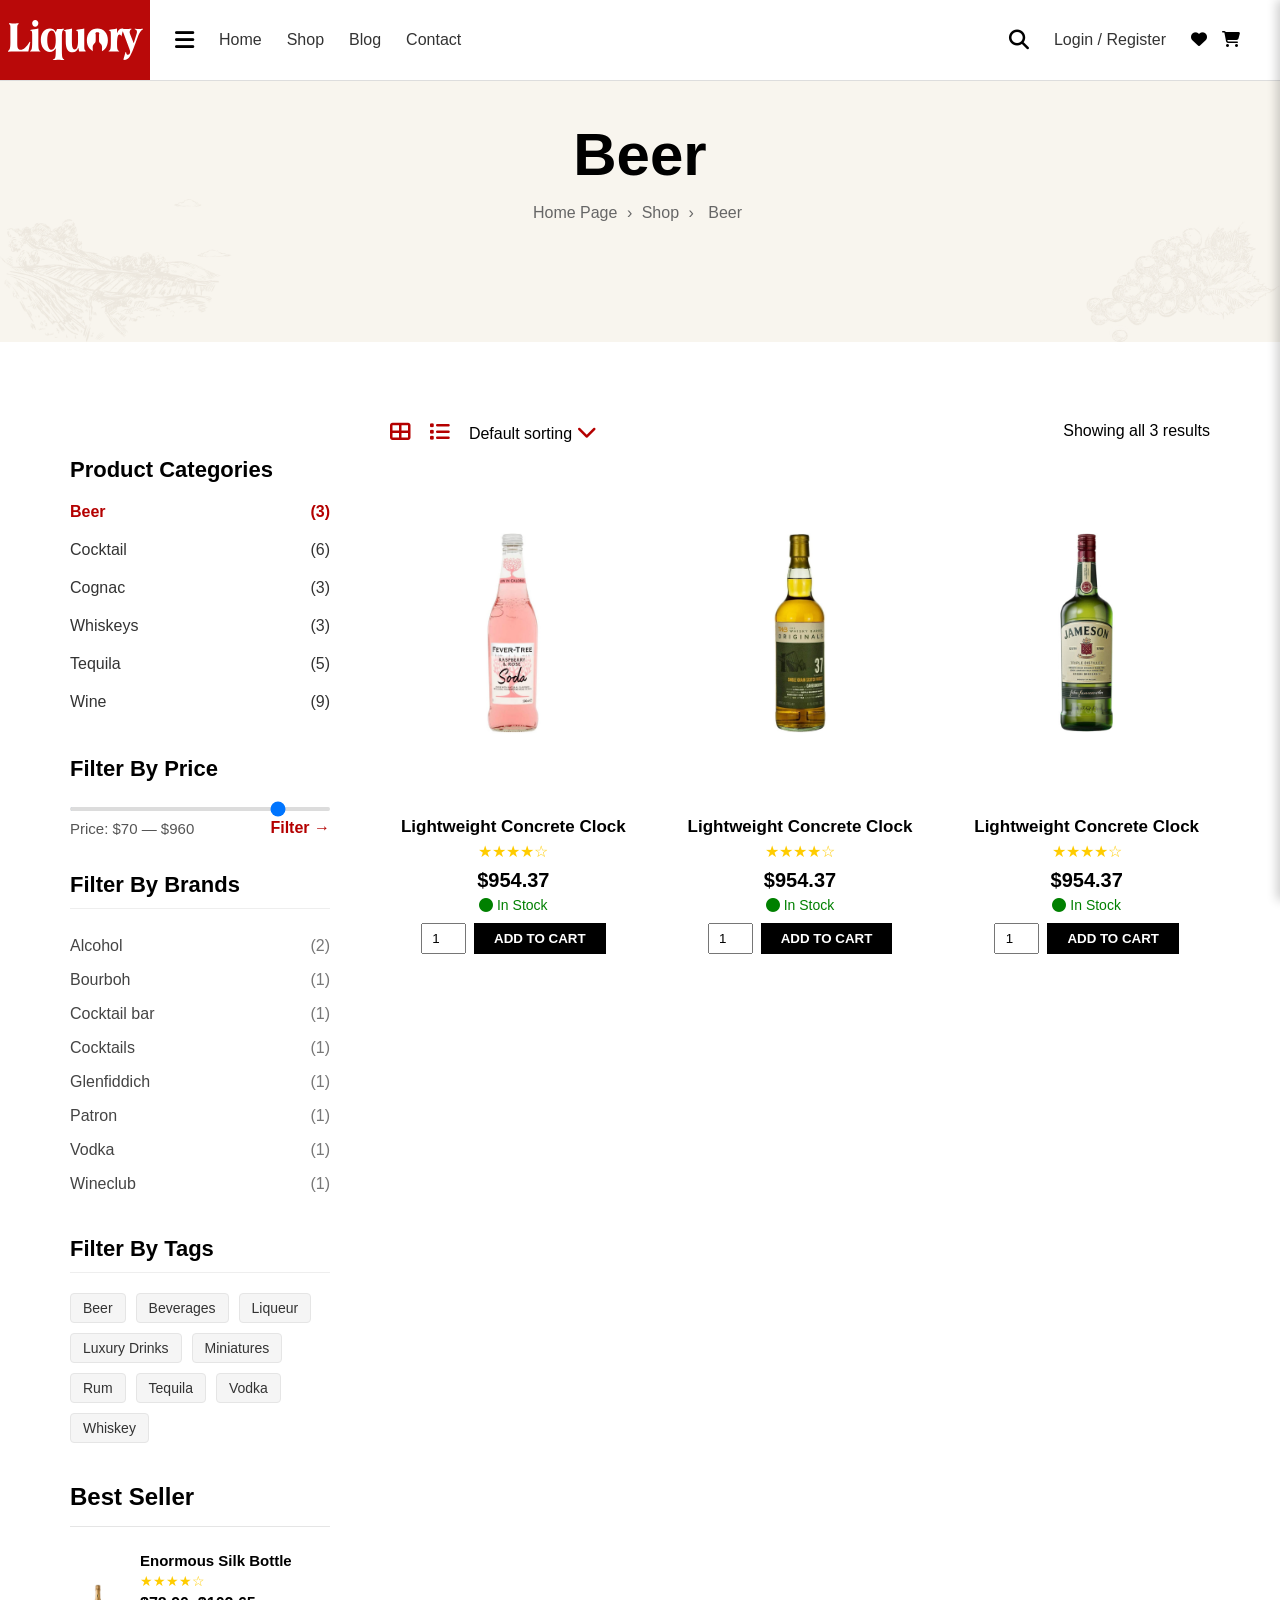
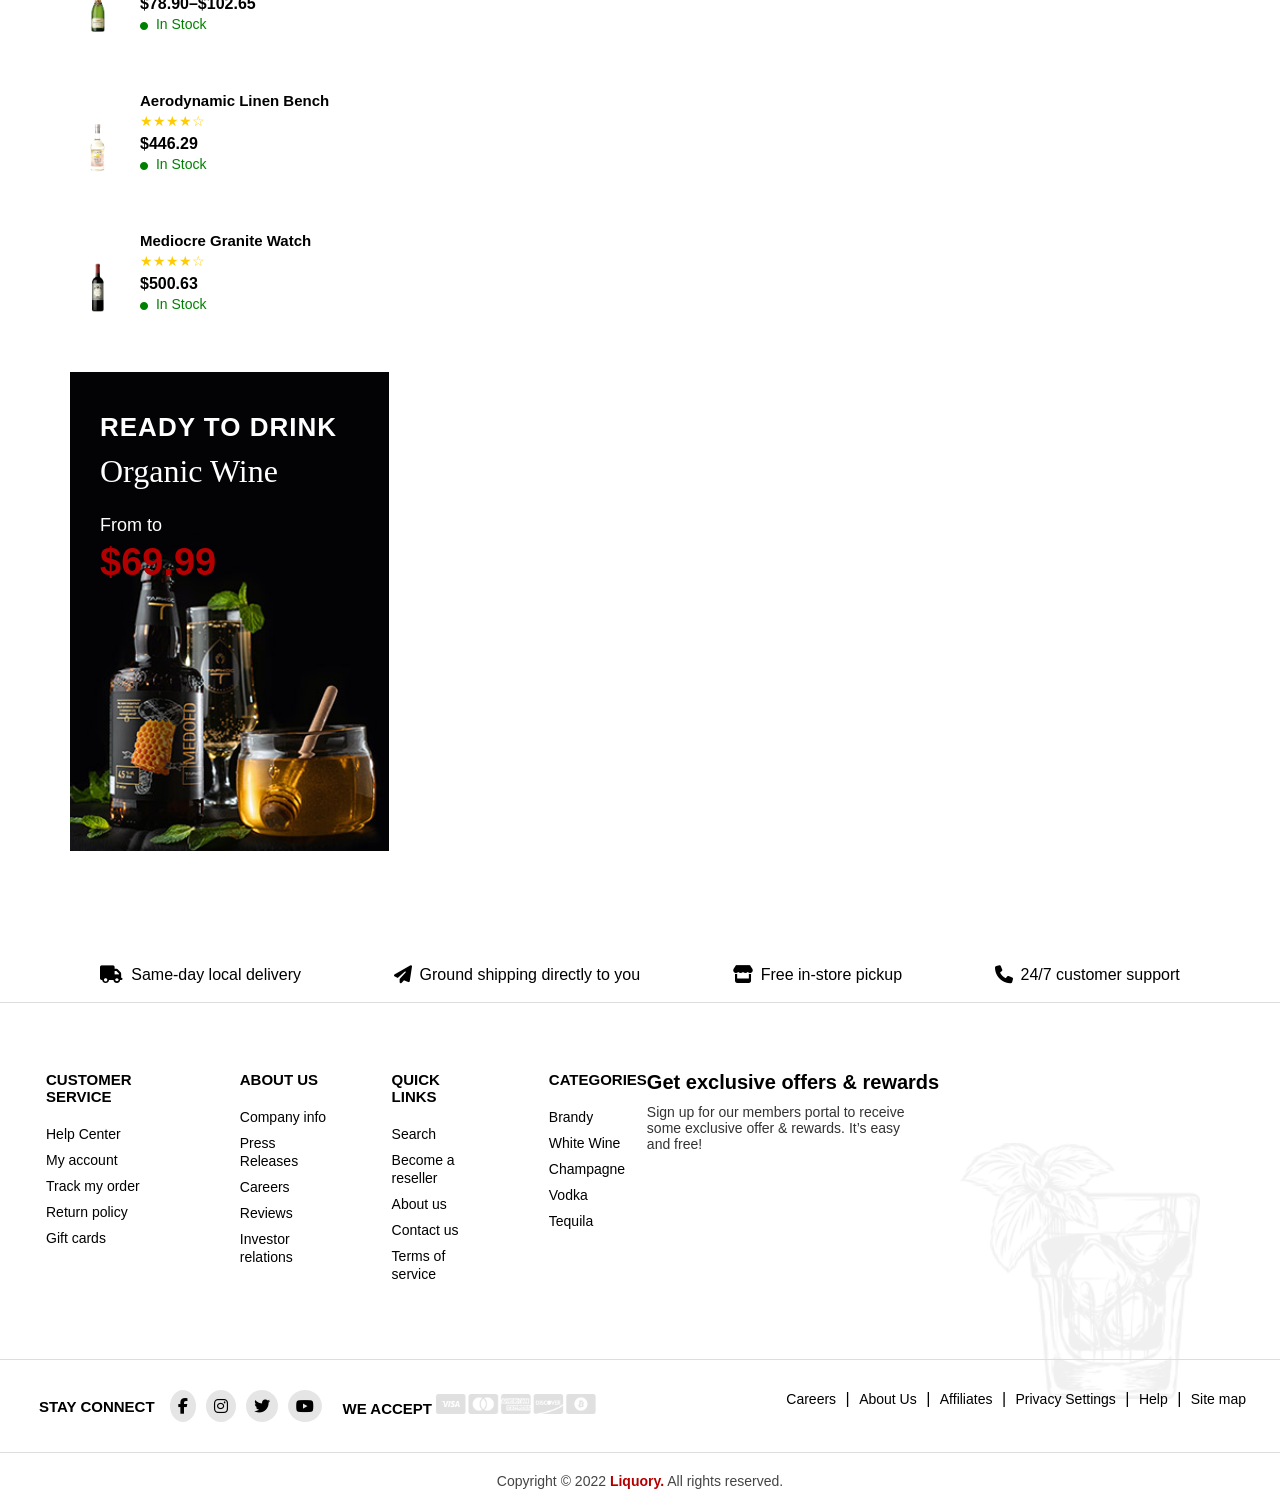
<file: FinalProject_Front/Beer.html>
<!DOCTYPE html>
<html lang="en">

<head>
    <meta charset="UTF-8">
    <meta name="viewport" content="width=device-width, initial-scale=1.0">
    <title>LiquoryBeer</title>
    <link rel="stylesheet" href="https://cdnjs.cloudflare.com/ajax/libs/font-awesome/6.5.0/css/all.min.css" />
    <link rel="stylesheet" href="./assets/css/Beer.css">
</head>

<body>

    <header>
        <nav class="navbar">
            <div class="nav-left">
                <div class="red-box">
                    <img src="./assets/img/logo-white (2).svg" alt="">
                </div>

                <div class="sidebar-icon" onclick="toggleSidebar()">
                    <i class="fas fa-bars"></i>
                </div>
                <div id="sidebar-dropdown" class="sidebar-dropdown">
                    <ul>
                        <li>
                            <a href="Wine.html">
                                <i class="fa-solid fa-wine-glass"></i> Wine
                            </a>
                        </li>

                        <li>
                            <a href="Beer.html">
                                <i class="fa-solid fa-beer-mug-empty"></i> Beer
                            </a>
                        </li>

                        <li>
                            <a href="Whiskey.html">
                                <i class="fa-solid fa-whiskey-glass"></i> Whiskey
                            </a>
                        </li>

                        <li>
                            <a href="Cogac.html">
                                <i class="fa-solid fa-whiskey-glass"></i> Cognac
                            </a>
                        </li>

                        <li>
                            <a href="Cocktail.html">
                                <i class="fa-solid fa-martini-glass"></i> Cocktail
                            </a>
                        </li>

                        <li>
                            <a href="Tequila.html">
                                <i class="fa-solid fa-bottle-droplet"></i> Tequila
                            </a>
                        </li>
                    </ul>
                </div>


                <div class="nav-links">
                    <a href="Index.html">Home</a>
                    <a href="Shop1.html">Shop</a>
                    <a href="Blog.html">Blog</a>
                    <a href="Contact.html">Contact</a>
                </div>
            </div>

            <div class="nav-right">
                <div class="search-icon">
                    <i class="fas fa-search"></i>
                </div>
                <div class="auth">
                    <a href="#">Login / Register</a>
                </div>
                <div class="icons-nav">
                    <a href="Wishlist.html">
                        <i class="fas fa-heart"></i>
                    </a>

                    <i class="fas fa-shopping-cart" id="cartIcon"></i>
                </div>


                <div class="cart-sidebar" id="cartSidebar">
                    <div class="cart-header">
                        <h3>Shopping cart</h3>
                        <span id="closeCart" class="close-btn">CLOSE ×</span>
                    </div>

                    <div class="cart-body">
                        <p>No products in the cart.</p>
                    </div>
                </div>

                <div class="cart-overlay" id="cartOverlay"></div>
            </div>
        </nav>
    </header>


    <main>

        <section id="page-header">
            <div class="page-header-content">
                <h1>Beer</h1>

                <p class="breadcrumb">
                    <a href="#">Home Page</a> <span>›</span>
                    <a href="#">Shop</a> <span>›</span>
                    <span>Beer</span>
                </p>
            </div>
        </section>




        <section id="shop-page">
            <div class="shop-layout">

                <aside class="sidebar">

                    <section class="filter-section">
                        <h3 class="filter-title">Product Categories</h3>

                        <ul class="category-list">
                            <!-- <li>Accessories <span>(3)</span></li> -->
                            <li class="active">Beer <span>(3)</span></li>
                            <li>Cocktail <span>(6)</span></li>
                            <li>Cognac <span>(3)</span></li>
                            <!-- <li>Deals <span>(7)</span></li> -->
                            <!-- <li>Others Drinks <span>(2)</span></li> -->
                            <li>Whiskeys <span>(3)</span></li>
                            <li>Tequila <span>(5)</span></li>
                            <li>Wine <span>(9)</span></li>
                        </ul>
                    </section>



                    <section class="filter-section">
                        <h3 class="filter-title">Filter By Price</h3>

                        <div class="price-filter">
                            <input type="range" min="70" max="960" value="800">

                            <div class="filter-footer">
                                <p class="price-range">Price: $70 — $960</p>
                                <a href="#" class="filter-link">Filter →</a>
                            </div>
                        </div>
                    </section>



                    <section class="filter-section">
                        <h3 class="filter-title">Filter By Brands</h3>
                        <hr class="filter-line">

                        <ul class="brand-list">
                            <li>Alcohol <span>(2)</span></li>
                            <li>Bourboh <span>(1)</span></li>
                            <li>Cocktail bar <span>(1)</span></li>
                            <li>Cocktails <span>(1)</span></li>
                            <li>Glenfiddich <span>(1)</span></li>
                            <li>Patron <span>(1)</span></li>
                            <li>Vodka <span>(1)</span></li>
                            <li>Wineclub <span>(1)</span></li>
                        </ul>
                    </section>



                    <section class="filter-section">
                        <h3 class="filter-title">Filter By Tags</h3>
                        <hr class="filter-line">

                        <div class="tag-box">
                            <span class="tag">Beer</span>
                            <span class="tag">Beverages</span>
                            <span class="tag">Liqueur</span>
                            <span class="tag">Luxury Drinks</span>
                            <span class="tag">Miniatures</span>
                            <span class="tag">Rum</span>
                            <span class="tag">Tequila</span>
                            <span class="tag">Vodka</span>
                            <span class="tag">Whiskey</span>
                        </div>
                    </section>



                    <section class="best-seller-box">
                        <h3 class="best-seller-title">Best Seller</h3>
                        <hr class="best-line">

                        <div class="best-seller-item">
                            <img src="./assets/img/DomaineCarneros.jpg" alt="">
                            <div class="best-info">
                                <h4>Enormous Silk Bottle</h4>
                                <div class="stars">★★★★☆</div>
                                <p class="best-price">$78.90–$102.65</p>
                                <p class="best-stock"><i class="fa-solid fa-circle"></i> In Stock</p>
                            </div>
                        </div>

                        <div class="best-seller-item">
                            <img src="./assets/img/Prosecco.jpg" alt="">
                            <div class="best-info">
                                <h4>Aerodynamic Linen Bench</h4>
                                <div class="stars">★★★★☆</div>
                                <p class="best-price">$446.29</p>
                                <p class="best-stock"><i class="fa-solid fa-circle"></i> In Stock</p>
                            </div>
                        </div>

                        <div class="best-seller-item">
                            <img src="./assets/img/RedWine.jpg" alt="">
                            <div class="best-info">
                                <h4>Mediocre Granite Watch</h4>
                                <div class="stars">★★★★☆</div>
                                <p class="best-price">$500.63</p>
                                <p class="best-stock"><i class="fa-solid fa-circle"></i> In Stock</p>
                            </div>
                        </div>
                    </section>


                    <section class="best-banner-box">
                        <div class="banner-content">
                            <h3>READY TO DRINK</h3>
                            <h2>Organic Wine</h2>
                            <p class="from">From to</p>
                            <p class="price">$69.99</p>
                        </div>

                        <img src="./assets/img/Banner2-1.jpg" alt="">
                    </section>


                </aside>


                <div class="products-area">

                    <div class="products-header">
                        <div class="sorting-left">
                            <i class="fa-solid fa-table-cells-large"></i>
                            <i class="fa-solid fa-list"></i>
                            <span>Default sorting <i class="fa-solid fa-chevron-down"></i></span>
                        </div>

                        <div class="results-right">
                            Showing all 3 results
                        </div>
                    </div>

                    <div class="products-grid">

                        <div class="product-card">

                            <div class="product-img">
                                <img src="./assets/img/FeverTree.jpg" alt="">

                                <div class="product-icons">
                                    <i class="fa-solid fa-magnifying-glass"></i>
                                    <i class="fa-solid fa-cart-shopping"></i>
                                </div>
                            </div>

                            <h4>Lightweight Concrete Clock</h4>
                            <div class="stars">★★★★☆</div>
                            <p class="price">$954.37</p>
                            <p class="stock"><i class="fa-solid fa-circle"></i> In Stock</p>

                            <div class="cart">
                                <input type="number" value="1">
                                <button>ADD TO CART</button>
                            </div>
                        </div>

                        <div class="product-card">

                            <div class="product-img">
                                <img src="./assets/img/TheWhiskyBarrel.jpg" alt="">

                                <div class="product-icons">
                                    <i class="fa-solid fa-magnifying-glass"></i>
                                    <i class="fa-solid fa-cart-shopping"></i>
                                </div>
                            </div>

                            <h4>Lightweight Concrete Clock</h4>
                            <div class="stars">★★★★☆</div>
                            <p class="price">$954.37</p>
                            <p class="stock"><i class="fa-solid fa-circle"></i> In Stock</p>

                            <div class="cart">
                                <input type="number" value="1">
                                <button>ADD TO CART</button>
                            </div>
                        </div>

                        <div class="product-card">

                            <div class="product-img">
                                <img src="./assets/img/Jameson.jpg" alt="">

                                <div class="product-icons">
                                    <i class="fa-solid fa-magnifying-glass"></i>
                                    <i class="fa-solid fa-cart-shopping"></i>
                                </div>
                            </div>

                            <h4>Lightweight Concrete Clock</h4>
                            <div class="stars">★★★★☆</div>
                            <p class="price">$954.37</p>
                            <p class="stock"><i class="fa-solid fa-circle"></i> In Stock</p>

                            <div class="cart">
                                <input type="number" value="1">
                                <button>ADD TO CART</button>
                            </div>
                        </div>
                    </div>
                </div>

            </div>
        </section>



    </main>

    <footer id="footer">
        <div class="footer-top">
            <div class="footer-info">
                <i class="fa-solid fa-truck"></i>
                <p>Same-day local delivery</p>
            </div>
            <div class="footer-info">
                <i class="fa-solid fa-paper-plane"></i>
                <p>Ground shipping directly to you</p>
            </div>
            <div class="footer-info">
                <i class="fa-solid fa-store"></i>
                <p>Free in-store pickup</p>
            </div>
            <div class="footer-info">
                <i class="fa-solid fa-phone"></i>
                <p>24/7 customer support</p>
            </div>
        </div>

        <div class="footer-main">
            <div class="footer-cols">
                <div class="footer-col">
                    <h4>CUSTOMER SERVICE</h4>
                    <ul>
                        <li><a href="#">Help Center</a></li>
                        <li><a href="#">My account</a></li>
                        <li><a href="#">Track my order</a></li>
                        <li><a href="#">Return policy</a></li>
                        <li><a href="#">Gift cards</a></li>
                    </ul>
                </div>

                <div class="footer-col">
                    <h4>ABOUT US</h4>
                    <ul>
                        <li><a href="#">Company info</a></li>
                        <li><a href="#">Press Releases</a></li>
                        <li><a href="#">Careers</a></li>
                        <li><a href="#">Reviews</a></li>
                        <li><a href="#">Investor relations</a></li>
                    </ul>
                </div>

                <div class="footer-col">
                    <h4>QUICK LINKS</h4>
                    <ul>
                        <li><a href="#">Search</a></li>
                        <li><a href="#">Become a reseller</a></li>
                        <li><a href="#">About us</a></li>
                        <li><a href="#">Contact us</a></li>
                        <li><a href="#">Terms of service</a></li>
                    </ul>
                </div>

                <div class="footer-col">
                    <h4>CATEGORIES</h4>
                    <ul>
                        <li><a href="#">Brandy</a></li>
                        <li><a href="#">White Wine</a></li>
                        <li><a href="#">Champagne</a></li>
                        <li><a href="#">Vodka</a></li>
                        <li><a href="#">Tequila</a></li>
                    </ul>
                </div>
            </div>

            <div class="footer-offer">
                <h3>Get exclusive offers & rewards</h3>
                <p>
                    Sign up for our members portal to receive some exclusive offer & rewards. It’s easy and free!
                </p>
            </div>
        </div>

        <div class="footer-bottom">
            <div class="footer-left">
                <div class="social">
                    <span class="title">STAY CONNECT</span>
                    <div class="social-icons">
                        <i class="fa-brands fa-facebook-f"></i>
                        <i class="fa-brands fa-instagram"></i>
                        <i class="fa-brands fa-twitter"></i>
                        <i class="fa-brands fa-youtube"></i>
                    </div>
                </div>

                <div class="payments">
                    <span class="title">WE ACCEPT</span>
                    <img src="./assets/img/PaymentLogo.png" alt="">
                </div>
            </div>

            <div class="footer-right">
                <div class="links">
                    <a href="#">Careers</a> |
                    <a href="#">About Us</a> |
                    <a href="#">Affiliates</a> |
                    <a href="#">Privacy Settings</a> |
                    <a href="#">Help</a> |
                    <a href="#">Site map</a>
                </div>
            </div>
        </div>
        <div class="footer-copy">
            <p>Copyright © 2022 <span>Liquory.</span> All rights reserved.</p>
        </div>
        <img src="./assets/img/Glass.png" alt="Footer Decoration" class="footer-side-image">
    </footer>

    <script src="./assets/js/Beer.js"></script>

</body>

</html>
</file>
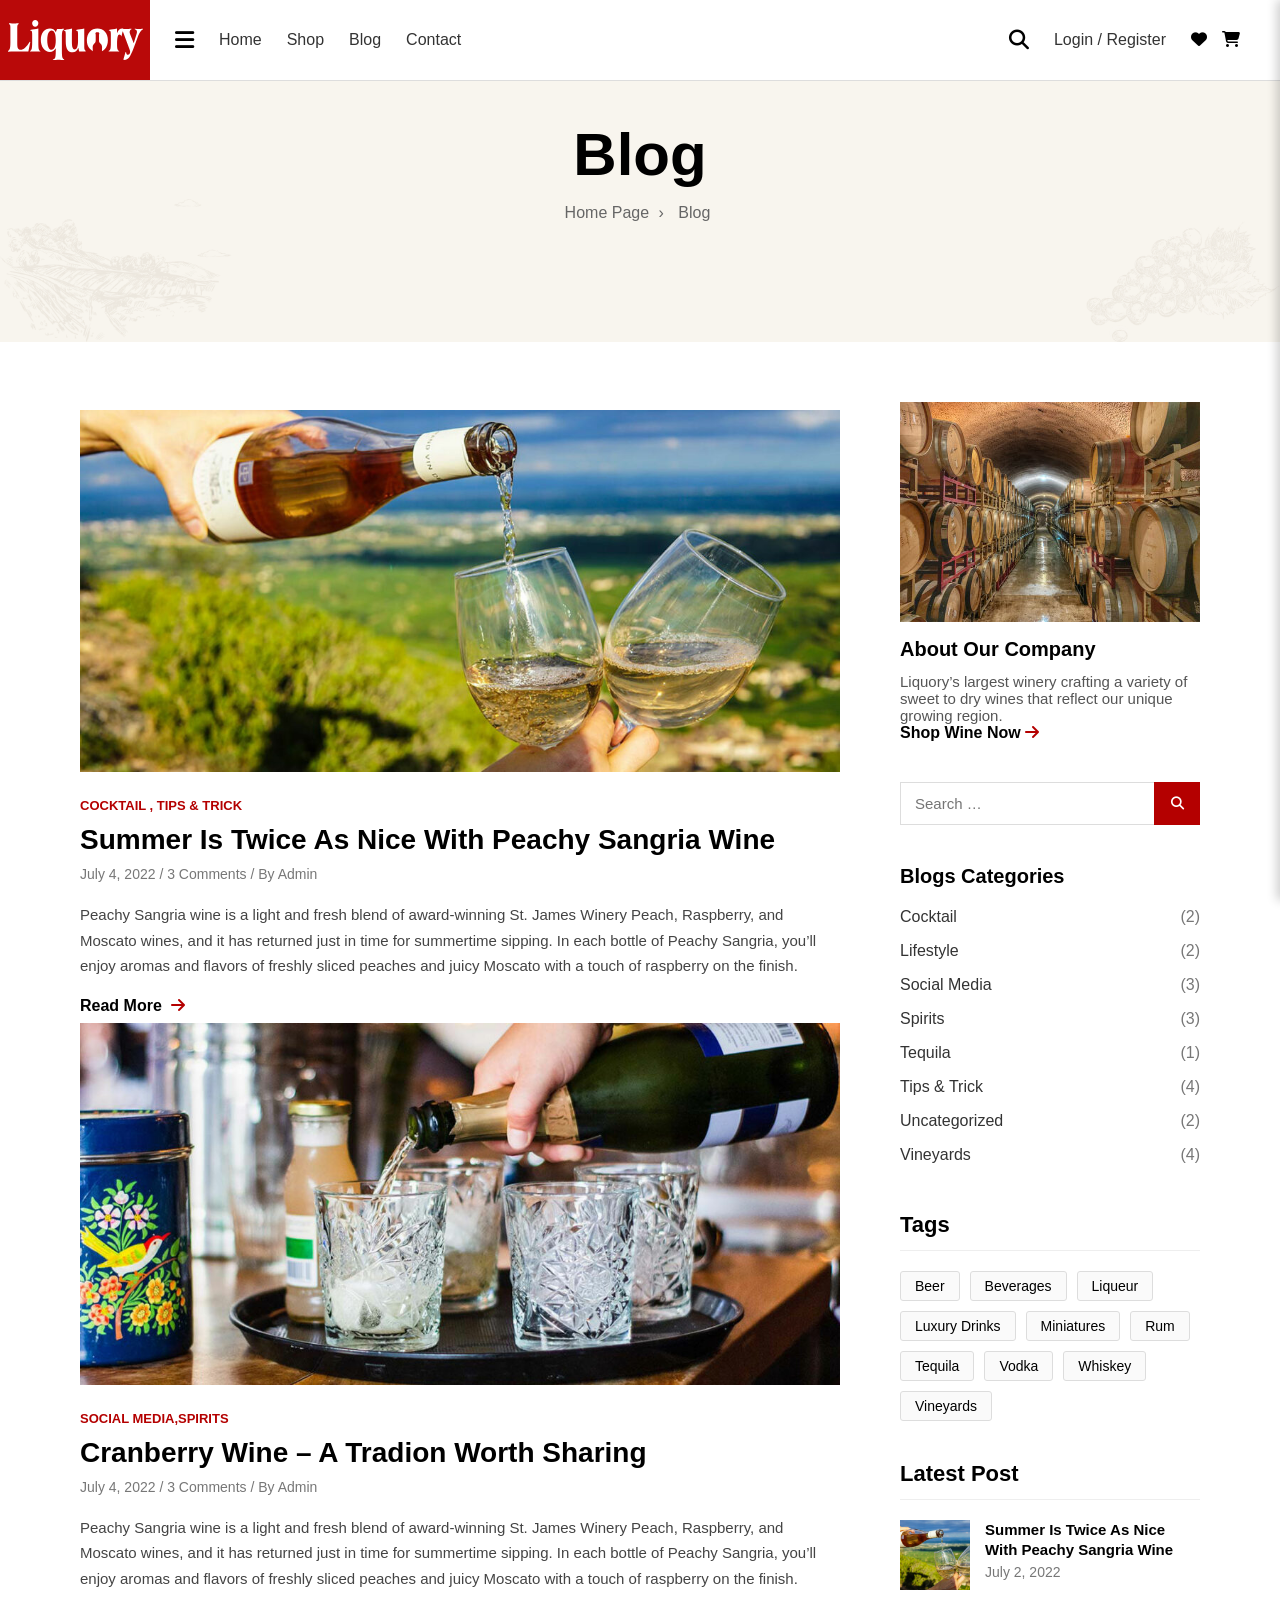
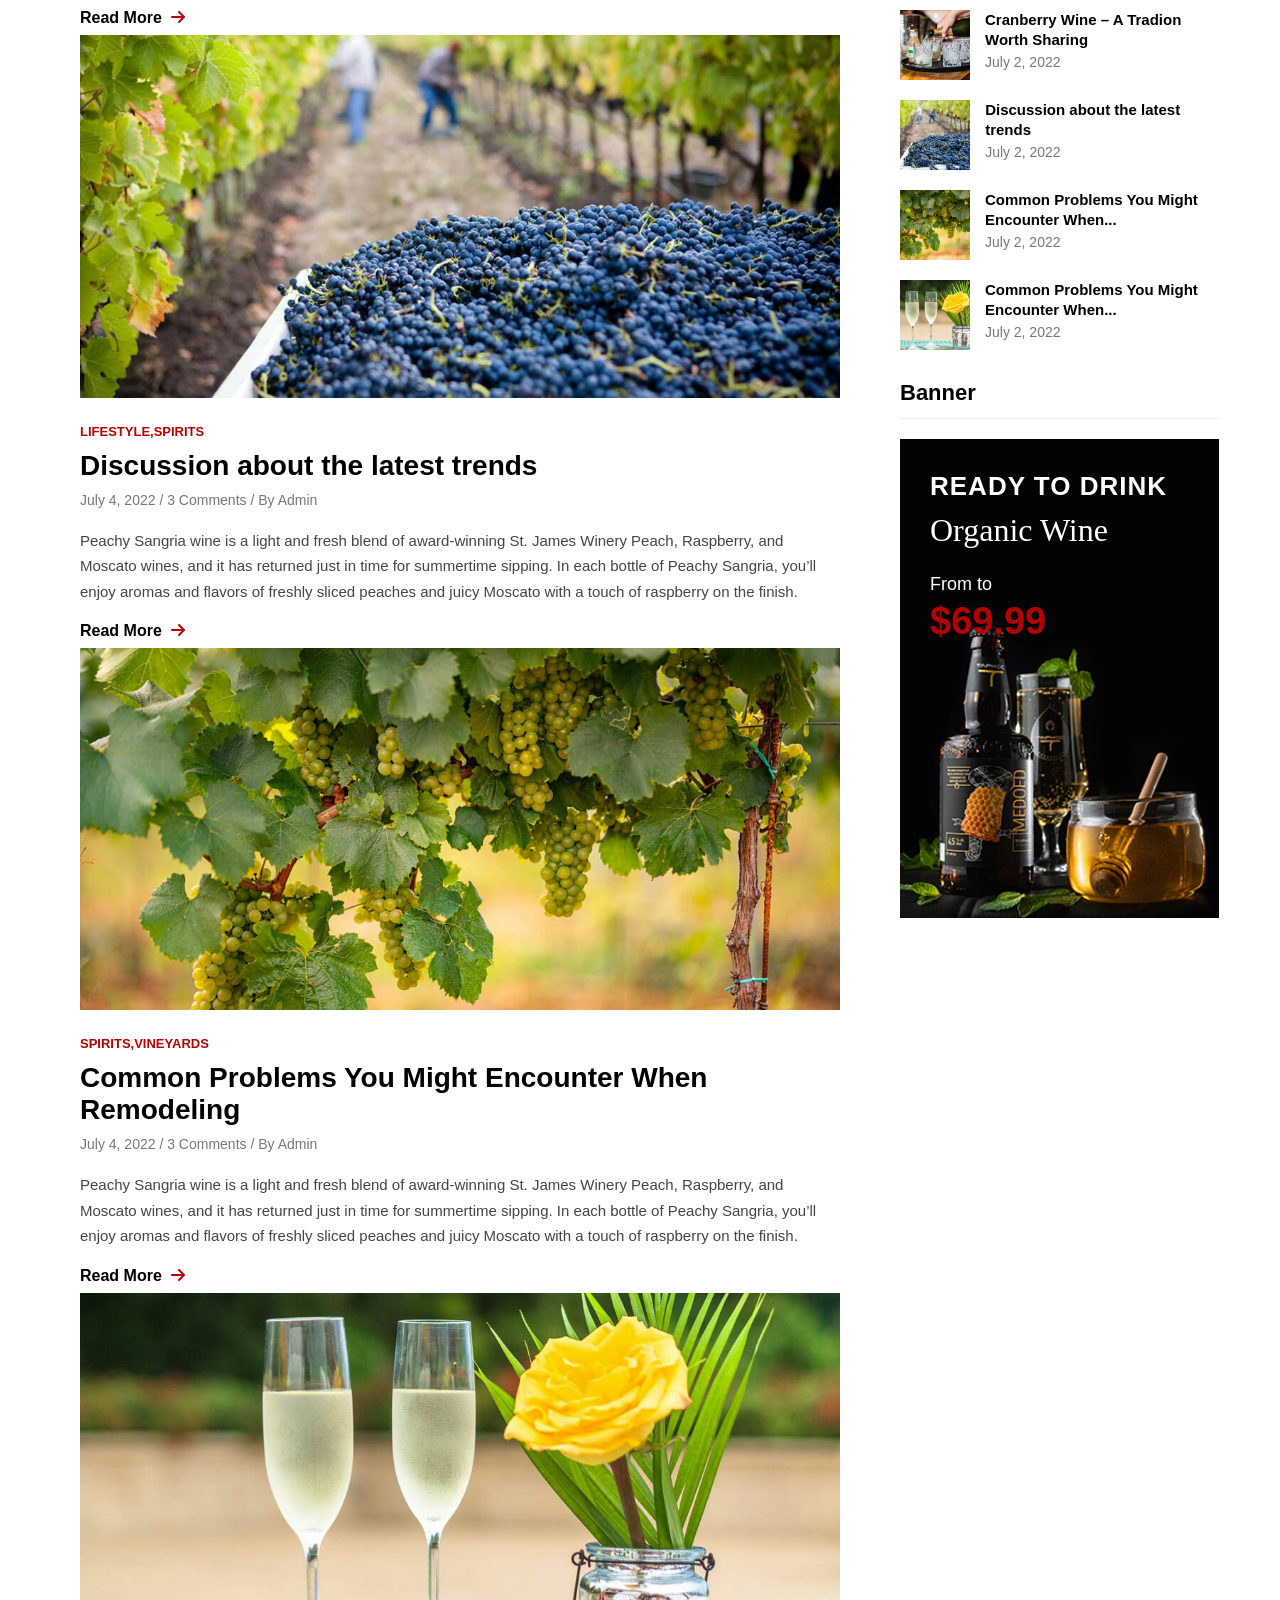
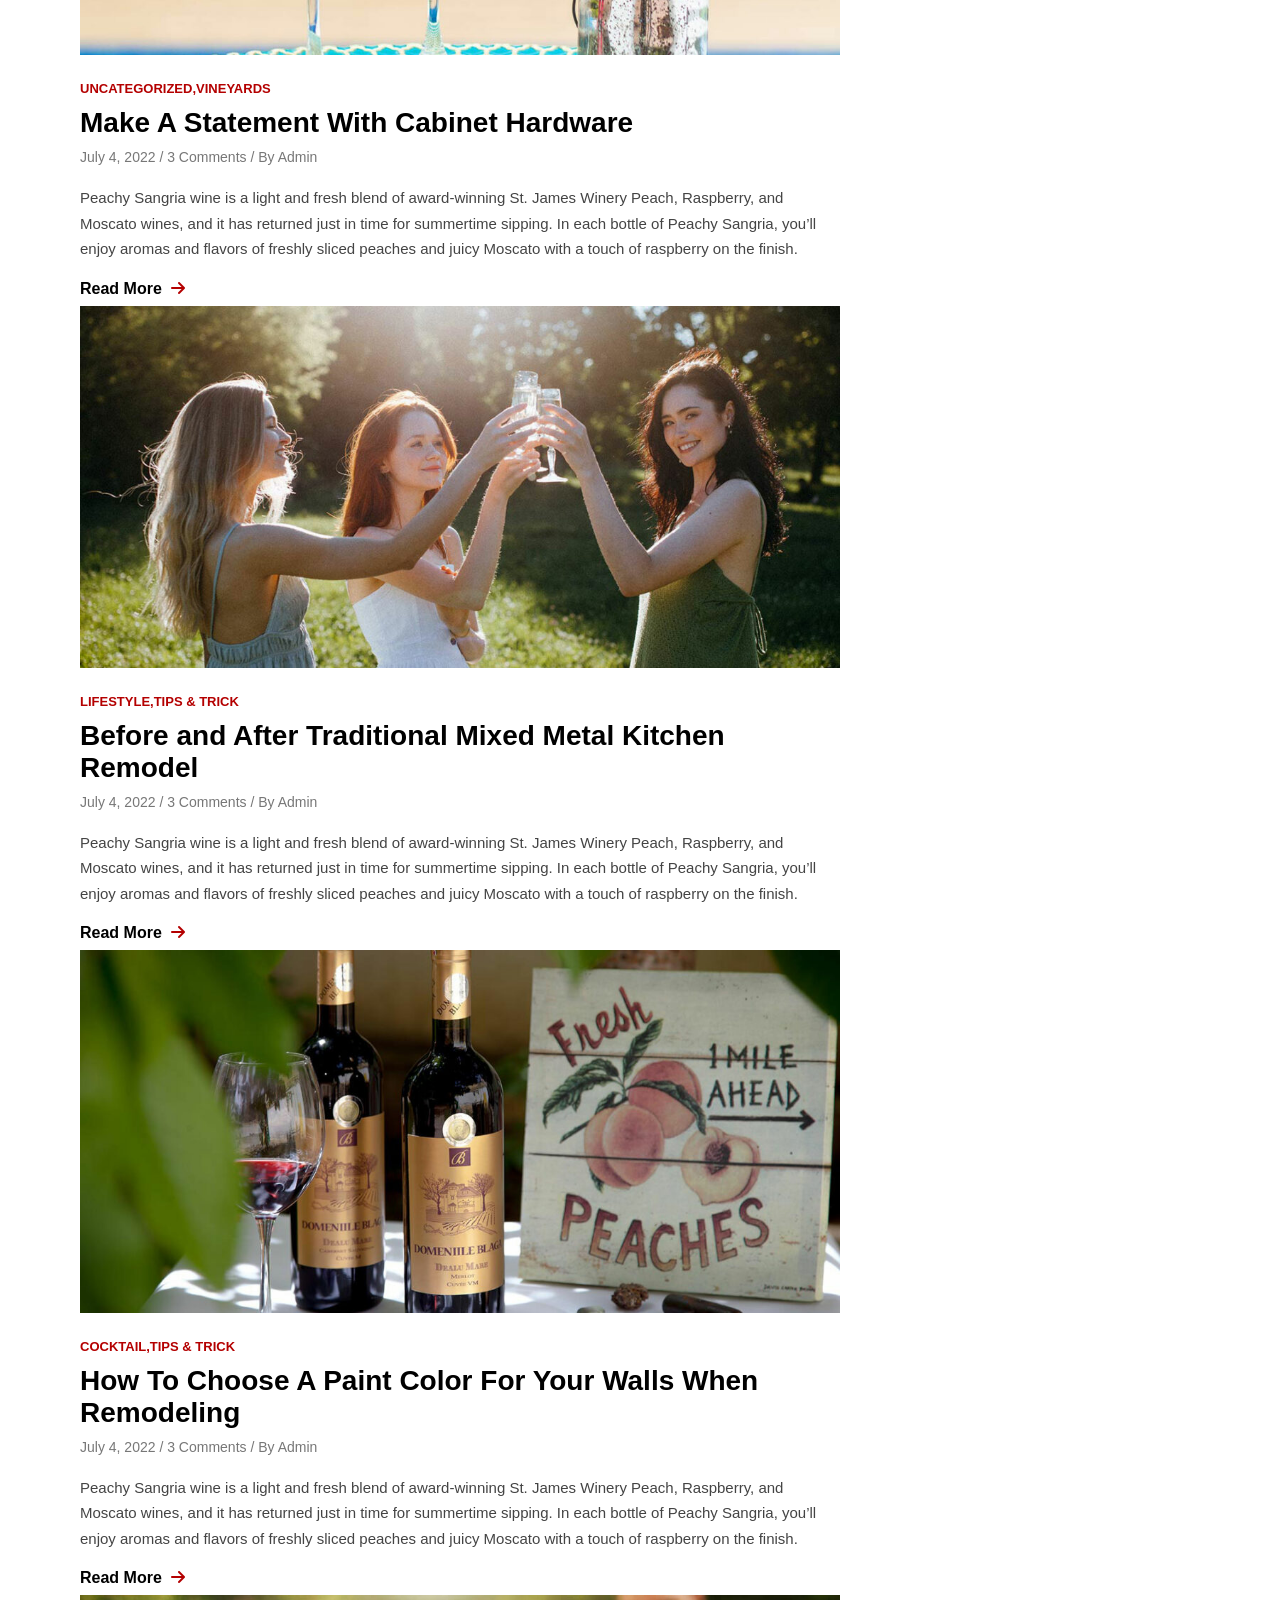
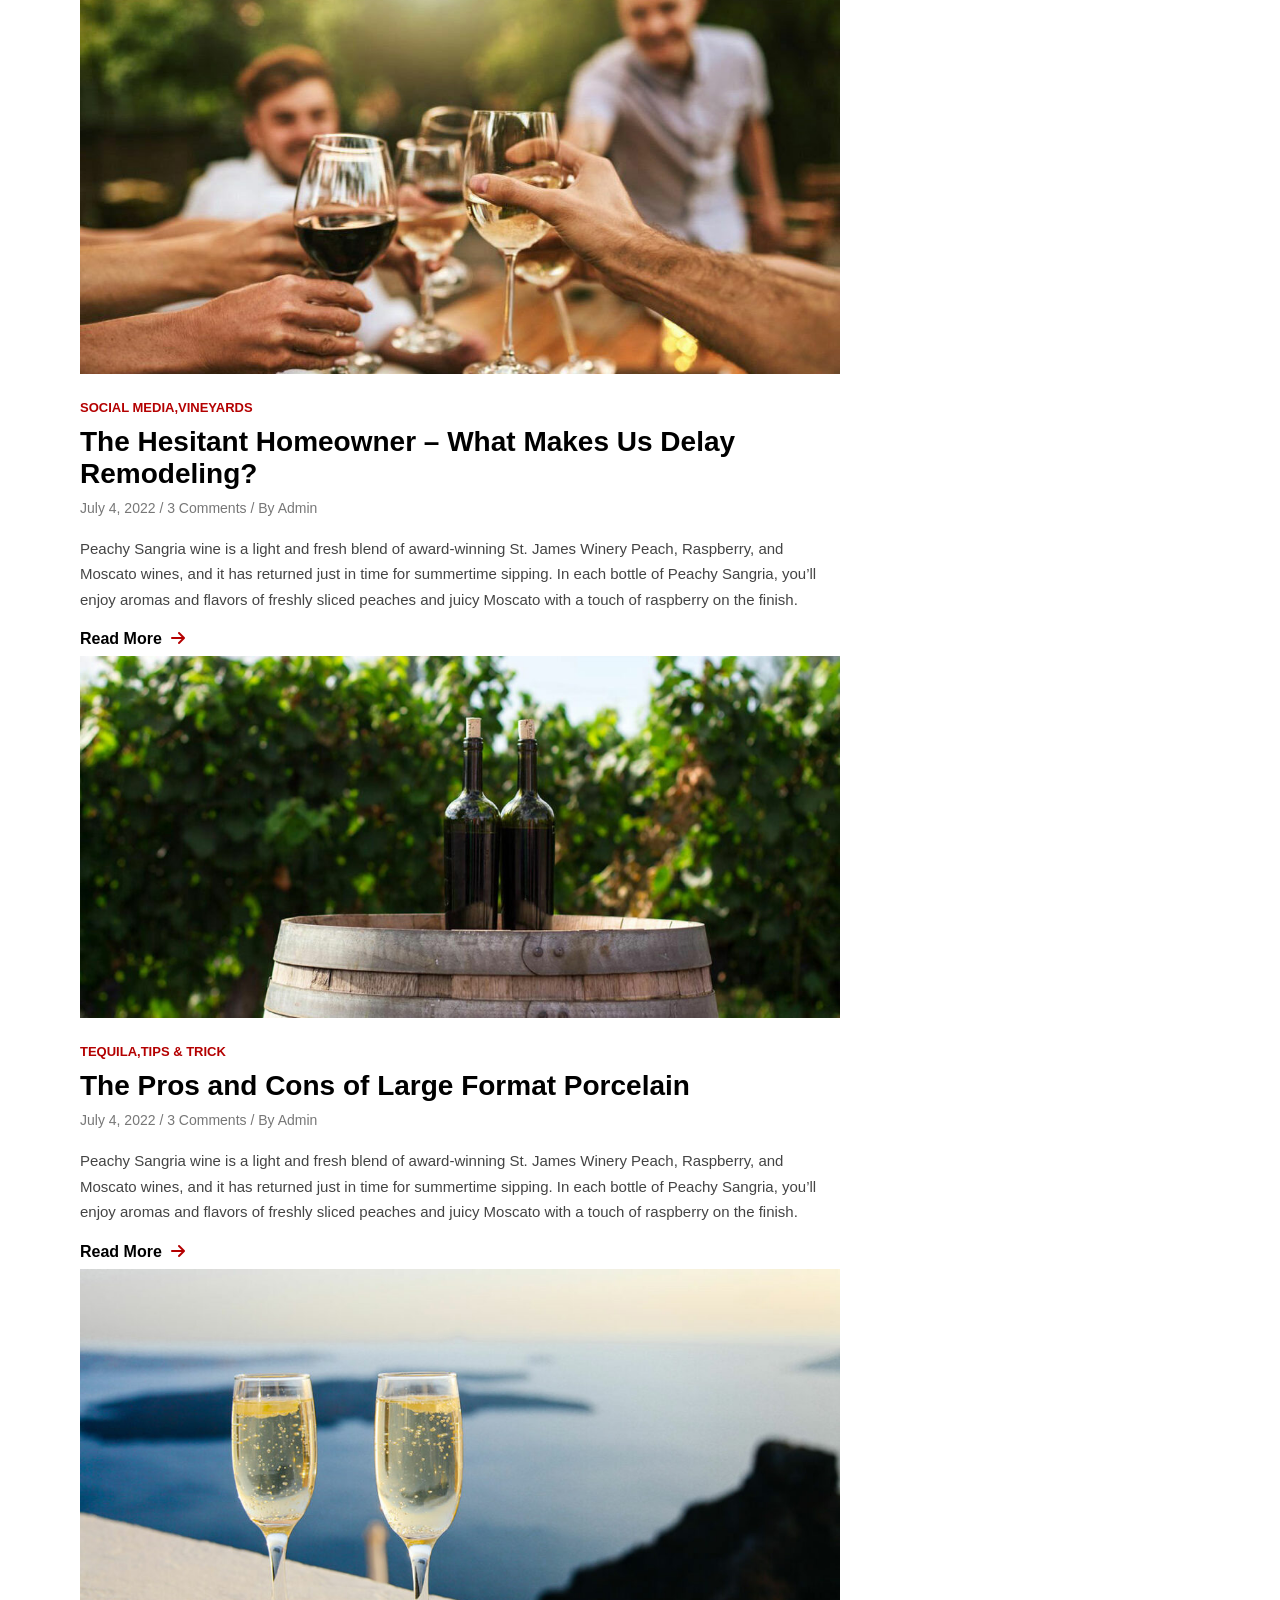
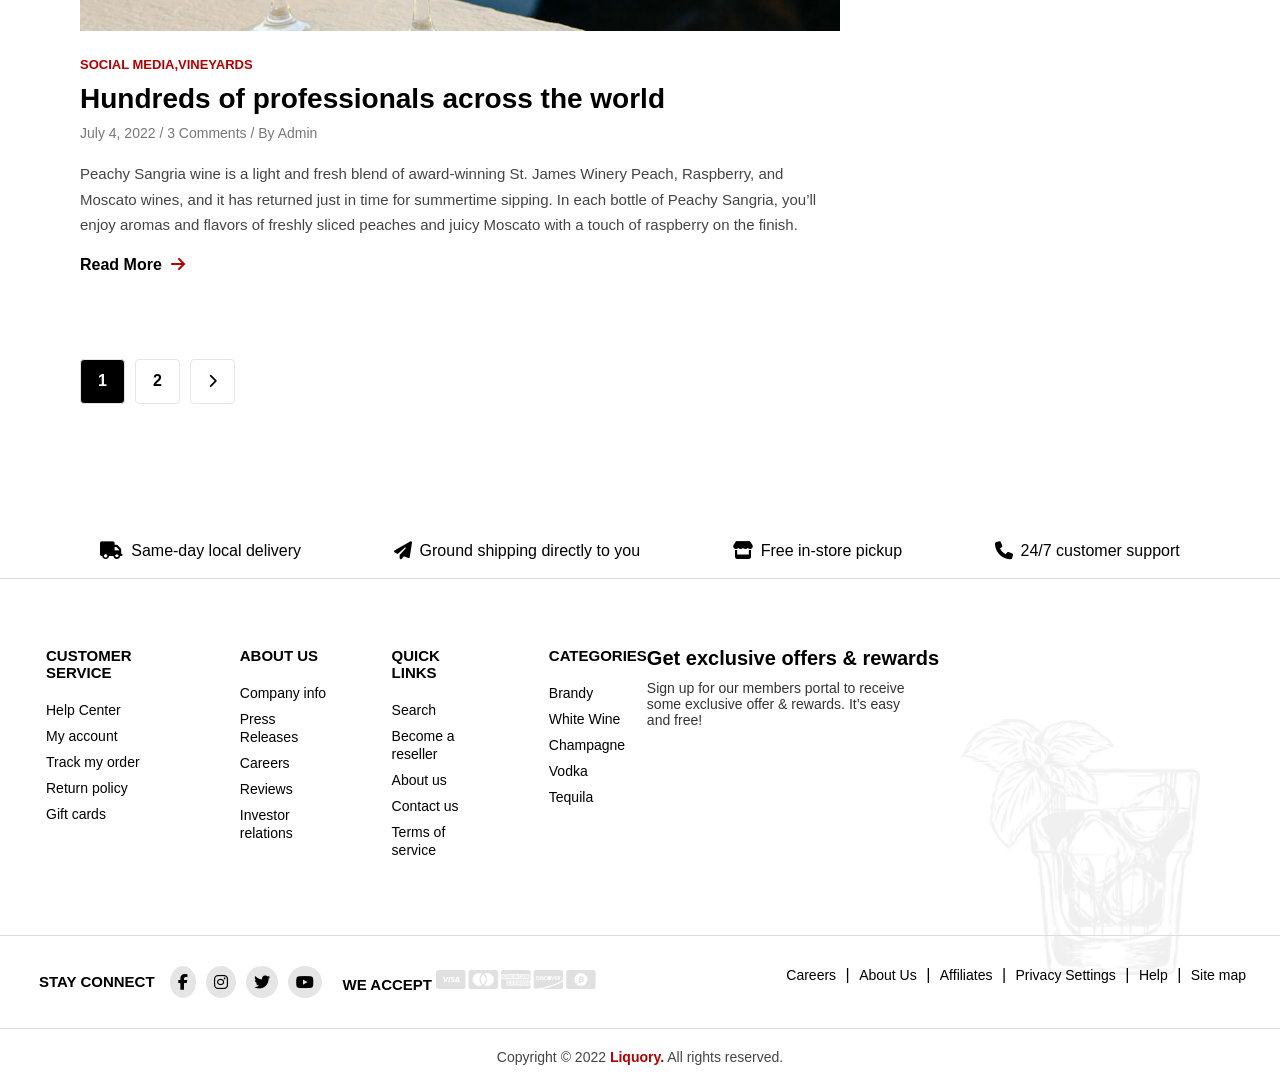
<file: FinalProject_Front/Blog.html>
<!DOCTYPE html>
<html lang="en">

<head>
    <meta charset="UTF-8">
    <meta name="viewport" content="width=device-width, initial-scale=1.0">
    <title>LiquoryBlog</title>
    <link rel="stylesheet" href="https://cdnjs.cloudflare.com/ajax/libs/font-awesome/6.5.0/css/all.min.css" />
    <link rel="stylesheet" href="./assets/css/Blog.css">
</head>


<body>
    <header>
        <nav class="navbar">
            <div class="nav-left">
                <div class="red-box">
                    <img src="./assets/img/logo-white (2).svg" alt="">
                </div>

                <div class="sidebar-icon" onclick="toggleSidebar()">
                    <i class="fas fa-bars"></i>
                </div>
                <div id="sidebar-dropdown" class="sidebar-dropdown">
                    <ul>
                        <li>
                            <a href="Wine.html">
                                <i class="fa-solid fa-wine-glass"></i> Wine
                            </a>
                        </li>

                        <li>
                            <a href="Beer.html">
                                <i class="fa-solid fa-beer-mug-empty"></i> Beer
                            </a>
                        </li>

                        <li>
                            <a href="Whiskey.html">
                                <i class="fa-solid fa-whiskey-glass"></i> Whiskey
                            </a>
                        </li>

                        <li>
                            <a href="Cogac.html">
                                <i class="fa-solid fa-whiskey-glass"></i> Cognac
                            </a>
                        </li>

                        <li>
                            <a href="Cocktail.html">
                                <i class="fa-solid fa-martini-glass"></i> Cocktail
                            </a>
                        </li>

                        <li>
                            <a href="Tequila.html">
                                <i class="fa-solid fa-bottle-droplet"></i> Tequila
                            </a>
                        </li>
                    </ul>
                </div>


                <div class="nav-links">
                    <a href="Index.html">Home</a>
                    <a href="Shop1.html">Shop</a>
                    <a href="Blog.html">Blog</a>
                    <a href="Contact.html">Contact</a>
                </div>
            </div>

            <div class="nav-right">
                <div class="search-icon">
                    <i class="fas fa-search"></i>
                </div>
                <div class="auth">
                    <a href="#">Login / Register</a>
                </div>
                <div class="icons-nav">
                    <a href="Wishlist.html">
                        <i class="fas fa-heart"></i>
                    </a>

                    <i class="fas fa-shopping-cart" id="cartIcon"></i>
                </div>


                <div class="cart-sidebar" id="cartSidebar">
                    <div class="cart-header">
                        <h3>Shopping cart</h3>
                        <span id="closeCart" class="close-btn">CLOSE ×</span>
                    </div>

                    <div class="cart-body">
                        <p>No products in the cart.</p>
                    </div>
                </div>

                <div class="cart-overlay" id="cartOverlay"></div>
            </div>
        </nav>
    </header>

    <main>
        <section id="page-header">
            <div class="page-header-content">
                <h1>Blog</h1>

                <p class="breadcrumb">
                    <a href="#">Home Page</a> <span>›</span>
                    <span>Blog</span>
                </p>
            </div>
        </section>



        <section id="blog-page">

            <div class="blog-layout">
                <div class="blog-left">

                    <div class="blog-post">
                        <div class="blog-main-img-box">
                            <img src="./assets/img/Blog1.jpg" alt="" class="blog-main-img">
                        </div>
                        <div class="blog-meta">
                            <span class="category">COCKTAIL , TIPS & TRICK</span>
                        </div>

                        <h2 class="blog-title">Summer Is Twice As Nice With Peachy Sangria Wine</h2>

                        <div class="blog-info">
                            <span>July 4, 2022</span> /
                            <span>3 Comments</span> /
                            <span>By Admin</span>
                        </div>

                        <p class="blog-text">
                            Peachy Sangria wine is a light and fresh blend of award-winning St. James Winery Peach,
                            Raspberry,
                            and Moscato wines, and it has returned just in time for summertime sipping.
                            In each bottle of Peachy Sangria, you’ll enjoy aromas and flavors of freshly sliced
                            peaches and juicy Moscato with a touch of raspberry on the finish.
                        </p>

                        <a href="#" class="read-more">Read More <i class="fa-solid fa-arrow-right"></i></a>
                    </div>






                    <div class="blog-post">
                        <div class="blog-main-img-box">
                            <img src="./assets/img/Blog3.jpg" alt="" class="blog-main-img">
                        </div>
                        <div class="blog-meta">
                            <span class="category">Social Media,Spirits</span>
                        </div>

                        <h2 class="blog-title">Cranberry Wine – A Tradion Worth Sharing</h2>

                        <div class="blog-info">
                            <span>July 4, 2022</span> /
                            <span>3 Comments</span> /
                            <span>By Admin</span>
                        </div>

                        <p class="blog-text">
                            Peachy Sangria wine is a light and fresh blend of award-winning St. James Winery Peach,
                            Raspberry,
                            and Moscato wines, and it has returned just in time for summertime sipping.
                            In each bottle of Peachy Sangria, you’ll enjoy aromas and flavors of freshly sliced
                            peaches and juicy Moscato with a touch of raspberry on the finish.
                        </p>

                        <a href="#" class="read-more">Read More <i class="fa-solid fa-arrow-right"></i></a>
                    </div>




                    <div class="blog-post">
                        <div class="blog-main-img-box">
                            <img src="./assets/img/Blog4.jpg" alt="" class="blog-main-img">
                        </div>
                        <div class="blog-meta">
                            <span class="category">Lifestyle,Spirits</span>
                        </div>

                        <h2 class="blog-title">Discussion about the latest trends</h2>

                        <div class="blog-info">
                            <span>July 4, 2022</span> /
                            <span>3 Comments</span> /
                            <span>By Admin</span>
                        </div>

                        <p class="blog-text">
                            Peachy Sangria wine is a light and fresh blend of award-winning St. James Winery Peach,
                            Raspberry,
                            and Moscato wines, and it has returned just in time for summertime sipping.
                            In each bottle of Peachy Sangria, you’ll enjoy aromas and flavors of freshly sliced
                            peaches and juicy Moscato with a touch of raspberry on the finish.
                        </p>

                        <a href="#" class="read-more">Read More <i class="fa-solid fa-arrow-right"></i></a>
                    </div>




                    <div class="blog-post">
                        <div class="blog-main-img-box">
                            <img src="./assets/img/Blog5.jpg" alt="" class="blog-main-img">
                        </div>
                        <div class="blog-meta">
                            <span class="category">Spirits,Vineyards</span>
                        </div>

                        <h2 class="blog-title">Common Problems You Might Encounter When Remodeling</h2>

                        <div class="blog-info">
                            <span>July 4, 2022</span> /
                            <span>3 Comments</span> /
                            <span>By Admin</span>
                        </div>

                        <p class="blog-text">
                            Peachy Sangria wine is a light and fresh blend of award-winning St. James Winery Peach,
                            Raspberry,
                            and Moscato wines, and it has returned just in time for summertime sipping.
                            In each bottle of Peachy Sangria, you’ll enjoy aromas and flavors of freshly sliced
                            peaches and juicy Moscato with a touch of raspberry on the finish.
                        </p>

                        <a href="#" class="read-more">Read More <i class="fa-solid fa-arrow-right"></i></a>
                    </div>





                    <div class="blog-post">
                        <div class="blog-main-img-box">
                            <img src="./assets/img/Blog6.jpg" alt="" class="blog-main-img">
                        </div>
                        <div class="blog-meta">
                            <span class="category">Uncategorized,Vineyards</span>
                        </div>

                        <h2 class="blog-title">Make A Statement With Cabinet Hardware</h2>

                        <div class="blog-info">
                            <span>July 4, 2022</span> /
                            <span>3 Comments</span> /
                            <span>By Admin</span>
                        </div>

                        <p class="blog-text">
                            Peachy Sangria wine is a light and fresh blend of award-winning St. James Winery Peach,
                            Raspberry,
                            and Moscato wines, and it has returned just in time for summertime sipping.
                            In each bottle of Peachy Sangria, you’ll enjoy aromas and flavors of freshly sliced
                            peaches and juicy Moscato with a touch of raspberry on the finish.
                        </p>

                        <a href="#" class="read-more">Read More <i class="fa-solid fa-arrow-right"></i></a>
                    </div>





                    <div class="blog-post">
                        <div class="blog-main-img-box">
                            <img src="./assets/img/Blog7.jpg" alt="" class="blog-main-img">
                        </div>
                        <div class="blog-meta">
                            <span class="category">Lifestyle,Tips & Trick</span>
                        </div>

                        <h2 class="blog-title">Before and After Traditional Mixed Metal Kitchen Remodel</h2>

                        <div class="blog-info">
                            <span>July 4, 2022</span> /
                            <span>3 Comments</span> /
                            <span>By Admin</span>
                        </div>

                        <p class="blog-text">
                            Peachy Sangria wine is a light and fresh blend of award-winning St. James Winery Peach,
                            Raspberry,
                            and Moscato wines, and it has returned just in time for summertime sipping.
                            In each bottle of Peachy Sangria, you’ll enjoy aromas and flavors of freshly sliced
                            peaches and juicy Moscato with a touch of raspberry on the finish.
                        </p>

                        <a href="#" class="read-more">Read More <i class="fa-solid fa-arrow-right"></i></a>
                    </div>



                    <div class="blog-post">
                        <div class="blog-main-img-box">
                            <img src="./assets/img/Blog8.jpg" alt="" class="blog-main-img">
                        </div>
                        <div class="blog-meta">
                            <span class="category">Cocktail,Tips & Trick</span>
                        </div>

                        <h2 class="blog-title">How To Choose A Paint Color For Your Walls When Remodeling</h2>

                        <div class="blog-info">
                            <span>July 4, 2022</span> /
                            <span>3 Comments</span> /
                            <span>By Admin</span>
                        </div>

                        <p class="blog-text">
                            Peachy Sangria wine is a light and fresh blend of award-winning St. James Winery Peach,
                            Raspberry,
                            and Moscato wines, and it has returned just in time for summertime sipping.
                            In each bottle of Peachy Sangria, you’ll enjoy aromas and flavors of freshly sliced
                            peaches and juicy Moscato with a touch of raspberry on the finish.
                        </p>

                        <a href="#" class="read-more">Read More <i class="fa-solid fa-arrow-right"></i></a>
                    </div>





                    <div class="blog-post">
                        <div class="blog-main-img-box">
                            <img src="./assets/img/Blog9.jpg" alt="" class="blog-main-img">
                        </div>
                        <div class="blog-meta">
                            <span class="category">Social Media,Vineyards</span>
                        </div>

                        <h2 class="blog-title">The Hesitant Homeowner – What Makes Us Delay Remodeling?</h2>

                        <div class="blog-info">
                            <span>July 4, 2022</span> /
                            <span>3 Comments</span> /
                            <span>By Admin</span>
                        </div>

                        <p class="blog-text">
                            Peachy Sangria wine is a light and fresh blend of award-winning St. James Winery Peach,
                            Raspberry,
                            and Moscato wines, and it has returned just in time for summertime sipping.
                            In each bottle of Peachy Sangria, you’ll enjoy aromas and flavors of freshly sliced
                            peaches and juicy Moscato with a touch of raspberry on the finish.
                        </p>

                        <a href="#" class="read-more">Read More <i class="fa-solid fa-arrow-right"></i></a>
                    </div>




                    <div class="blog-post">
                        <div class="blog-main-img-box">
                            <img src="./assets/img/Blog10.jpg" alt="" class="blog-main-img">
                        </div>
                        <div class="blog-meta">
                            <span class="category">Tequila,Tips & Trick</span>
                        </div>

                        <h2 class="blog-title">The Pros and Cons of Large Format Porcelain</h2>

                        <div class="blog-info">
                            <span>July 4, 2022</span> /
                            <span>3 Comments</span> /
                            <span>By Admin</span>
                        </div>

                        <p class="blog-text">
                            Peachy Sangria wine is a light and fresh blend of award-winning St. James Winery Peach,
                            Raspberry,
                            and Moscato wines, and it has returned just in time for summertime sipping.
                            In each bottle of Peachy Sangria, you’ll enjoy aromas and flavors of freshly sliced
                            peaches and juicy Moscato with a touch of raspberry on the finish.
                        </p>

                        <a href="#" class="read-more">Read More <i class="fa-solid fa-arrow-right"></i></a>
                    </div>



                    <div class="blog-post">
                        <div class="blog-main-img-box">
                            <img src="./assets/img/Blog11.jpg" alt="" class="blog-main-img">
                        </div>
                        <div class="blog-meta">
                            <span class="category">Social Media,Vineyards</span>
                        </div>

                        <h2 class="blog-title">Hundreds of professionals across the world</h2>

                        <div class="blog-info">
                            <span>July 4, 2022</span> /
                            <span>3 Comments</span> /
                            <span>By Admin</span>
                        </div>

                        <p class="blog-text">
                            Peachy Sangria wine is a light and fresh blend of award-winning St. James Winery Peach,
                            Raspberry,
                            and Moscato wines, and it has returned just in time for summertime sipping.
                            In each bottle of Peachy Sangria, you’ll enjoy aromas and flavors of freshly sliced
                            peaches and juicy Moscato with a touch of raspberry on the finish.
                        </p>

                        <a href="#" class="read-more">Read More <i class="fa-solid fa-arrow-right"></i></a>
                    </div>











                    <div class="pagination">
                        <a href="Shop1.html" class="page active">1</a>
                        <a href="Shop2.html" class="page">2</a>
                        <a href=" Shop2.html" class="page next">
                            <i class="fa-solid fa-chevron-right"></i>
                        </a>
                    </div>

                </div>



                <aside class="blog-sidebar">

                    <div class="sidebar-box about-box">
                        <img src="./assets/img/Blog2.jpg" alt="">
                        <h3>About Our Company</h3>
                        <p>
                            Liquory’s largest winery crafting a variety of sweet to dry wines that reflect
                            our unique growing region.
                        </p>
                        <a href="#" class="shop-now">Shop Wine Now <i class="fa-solid fa-arrow-right"></i></a>
                    </div>

                    <div class="sidebar-box search-box">
                        <input type="text" placeholder="Search …">
                        <button><i class="fa-solid fa-magnifying-glass"></i></button>
                    </div>

                    <div class="sidebar-box categories-box">
                        <h3>Blogs Categories</h3>

                        <ul class="category-list">
                            <li>Cocktail <span>(2)</span></li>
                            <li>Lifestyle <span>(2)</span></li>
                            <li>Social Media <span>(3)</span></li>
                            <li>Spirits <span>(3)</span></li>
                            <li>Tequila <span>(1)</span></li>
                            <li>Tips & Trick <span>(4)</span></li>
                            <li>Uncategorized <span>(2)</span></li>
                            <li>Vineyards <span>(4)</span></li>

                        </ul>
                    </div>




                    <section class="tags-section">
                        <h3 class="sidebar-title">Tags</h3>
                        <hr class="sidebar-line">

                        <div class="tags-box">
                            <span class="tag">Beer</span>
                            <span class="tag">Beverages</span>
                            <span class="tag">Liqueur</span>
                            <span class="tag">Luxury Drinks</span>
                            <span class="tag">Miniatures</span>
                            <span class="tag">Rum</span>
                            <span class="tag">Tequila</span>
                            <span class="tag">Vodka</span>
                            <span class="tag">Whiskey</span>
                            <span class="tag">Vineyards</span>
                        </div>
                    </section>







                    <section class="latest-posts">
                        <h3 class="sidebar-title">Latest Post</h3>
                        <hr class="sidebar-line">

                        <div class="latest-post-item">
                            <img src="./assets/img/Post1.jpg" alt="">
                            <div>
                                <a class="latest-title" href="#">Summer Is Twice As Nice With Peachy Sangria Wine</a>
                                <p class="latest-date">July 2, 2022</p>
                            </div>
                        </div>

                        <div class="latest-post-item">
                            <img src="./assets/img/Post2.jpg" alt="">
                            <div>
                                <a class="latest-title" href="#">Cranberry Wine – A Tradion Worth Sharing</a>
                                <p class="latest-date">July 2, 2022</p>
                            </div>
                        </div>

                        <div class="latest-post-item">
                            <img src="./assets/img/Post3.jpg" alt="">
                            <div>
                                <a class="latest-title" href="#">Discussion about the latest trends</a>
                                <p class="latest-date">July 2, 2022</p>
                            </div>
                        </div>

                        <div class="latest-post-item">
                            <img src="./assets/img/Post4.jpg" alt="">
                            <div>
                                <a class="latest-title" href="#">Common Problems You Might Encounter When...</a>
                                <p class="latest-date">July 2, 2022</p>
                            </div>
                        </div>

                        <div class="latest-post-item">
                            <img src="./assets/img/Post5.jpg" alt="">
                            <div>
                                <a class="latest-title" href="#">Common Problems You Might Encounter When...</a>
                                <p class="latest-date">July 2, 2022</p>
                            </div>
                        </div>
                    </section>



                    <section class="best-banner-box">
                        <h3 class="sidebar-title">Banner</h3>
                        <hr class="sidebar-line">
                        <div class="banner-content">
                            <h3>READY TO DRINK</h3>
                            <h2>Organic Wine</h2>
                            <p class="from">From to</p>
                            <p class="price">$69.99</p>
                        </div>

                        <img src="./assets/img/Banner2-1.jpg" alt="">
                    </section>


                </aside>

            </div>

        </section>

    </main>













    <footer id="footer">
        <div class="footer-top">
            <div class="footer-info">
                <i class="fa-solid fa-truck"></i>
                <p>Same-day local delivery</p>
            </div>
            <div class="footer-info">
                <i class="fa-solid fa-paper-plane"></i>
                <p>Ground shipping directly to you</p>
            </div>
            <div class="footer-info">
                <i class="fa-solid fa-store"></i>
                <p>Free in-store pickup</p>
            </div>
            <div class="footer-info">
                <i class="fa-solid fa-phone"></i>
                <p>24/7 customer support</p>
            </div>
        </div>

        <div class="footer-main">
            <div class="footer-cols">
                <div class="footer-col">
                    <h4>CUSTOMER SERVICE</h4>
                    <ul>
                        <li><a href="#">Help Center</a></li>
                        <li><a href="#">My account</a></li>
                        <li><a href="#">Track my order</a></li>
                        <li><a href="#">Return policy</a></li>
                        <li><a href="#">Gift cards</a></li>
                    </ul>
                </div>

                <div class="footer-col">
                    <h4>ABOUT US</h4>
                    <ul>
                        <li><a href="#">Company info</a></li>
                        <li><a href="#">Press Releases</a></li>
                        <li><a href="#">Careers</a></li>
                        <li><a href="#">Reviews</a></li>
                        <li><a href="#">Investor relations</a></li>
                    </ul>
                </div>

                <div class="footer-col">
                    <h4>QUICK LINKS</h4>
                    <ul>
                        <li><a href="#">Search</a></li>
                        <li><a href="#">Become a reseller</a></li>
                        <li><a href="#">About us</a></li>
                        <li><a href="#">Contact us</a></li>
                        <li><a href="#">Terms of service</a></li>
                    </ul>
                </div>

                <div class="footer-col">
                    <h4>CATEGORIES</h4>
                    <ul>
                        <li><a href="#">Brandy</a></li>
                        <li><a href="#">White Wine</a></li>
                        <li><a href="#">Champagne</a></li>
                        <li><a href="#">Vodka</a></li>
                        <li><a href="#">Tequila</a></li>
                    </ul>
                </div>
            </div>

            <div class="footer-offer">
                <h3>Get exclusive offers & rewards</h3>
                <p>
                    Sign up for our members portal to receive some exclusive offer & rewards. It’s easy and free!
                </p>
            </div>
        </div>

        <div class="footer-bottom">
            <div class="footer-left">
                <div class="social">
                    <span class="title">STAY CONNECT</span>
                    <div class="social-icons">
                        <i class="fa-brands fa-facebook-f"></i>
                        <i class="fa-brands fa-instagram"></i>
                        <i class="fa-brands fa-twitter"></i>
                        <i class="fa-brands fa-youtube"></i>
                    </div>
                </div>

                <div class="payments">
                    <span class="title">WE ACCEPT</span>
                    <img src="./assets/img/PaymentLogo.png" alt="">
                </div>
            </div>

            <div class="footer-right">
                <div class="links">
                    <a href="#">Careers</a> |
                    <a href="#">About Us</a> |
                    <a href="#">Affiliates</a> |
                    <a href="#">Privacy Settings</a> |
                    <a href="#">Help</a> |
                    <a href="#">Site map</a>
                </div>
            </div>
        </div>
        <div class="footer-copy">
            <p>Copyright © 2022 <span>Liquory.</span> All rights reserved.</p>
        </div>
        <img src="./assets/img/Glass.png" alt="Footer Decoration" class="footer-side-image">
    </footer>


    <script src="./assets/js/Blog.js"></script>



</body>

</html>
</file>
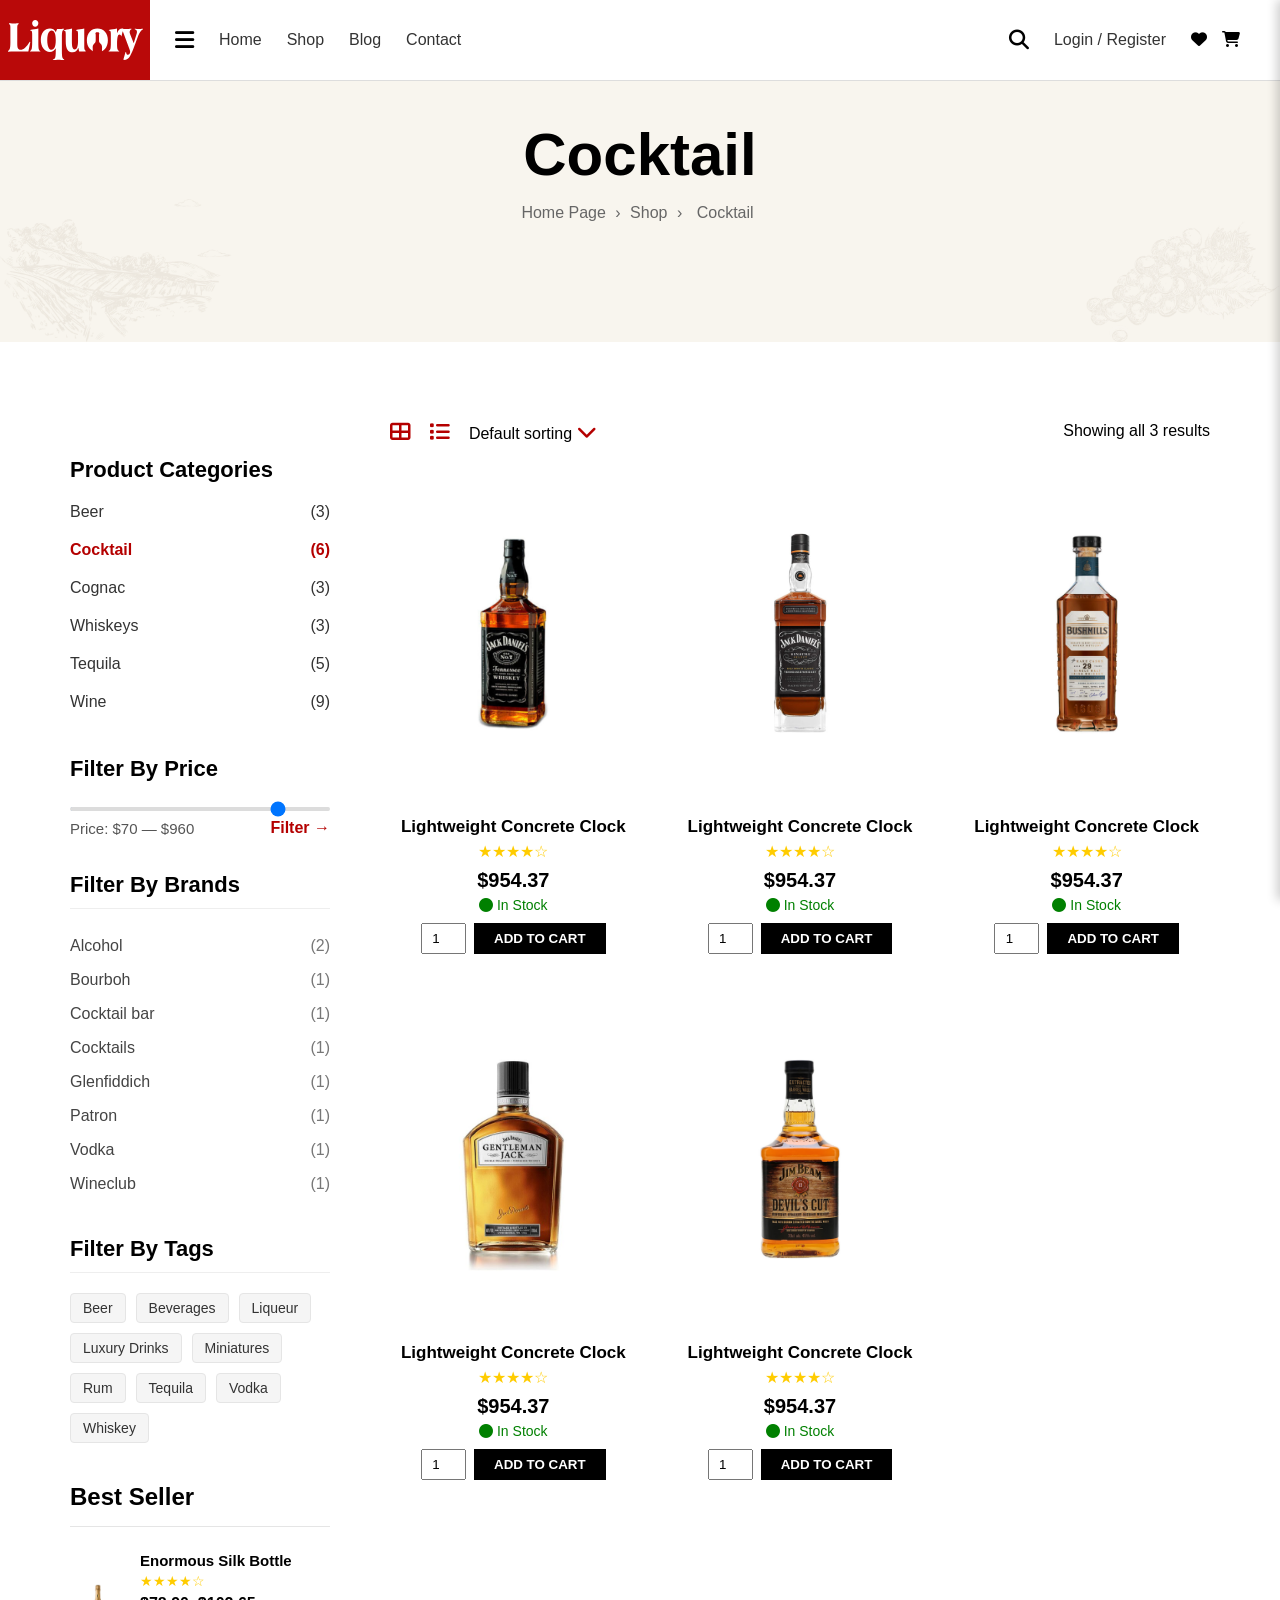
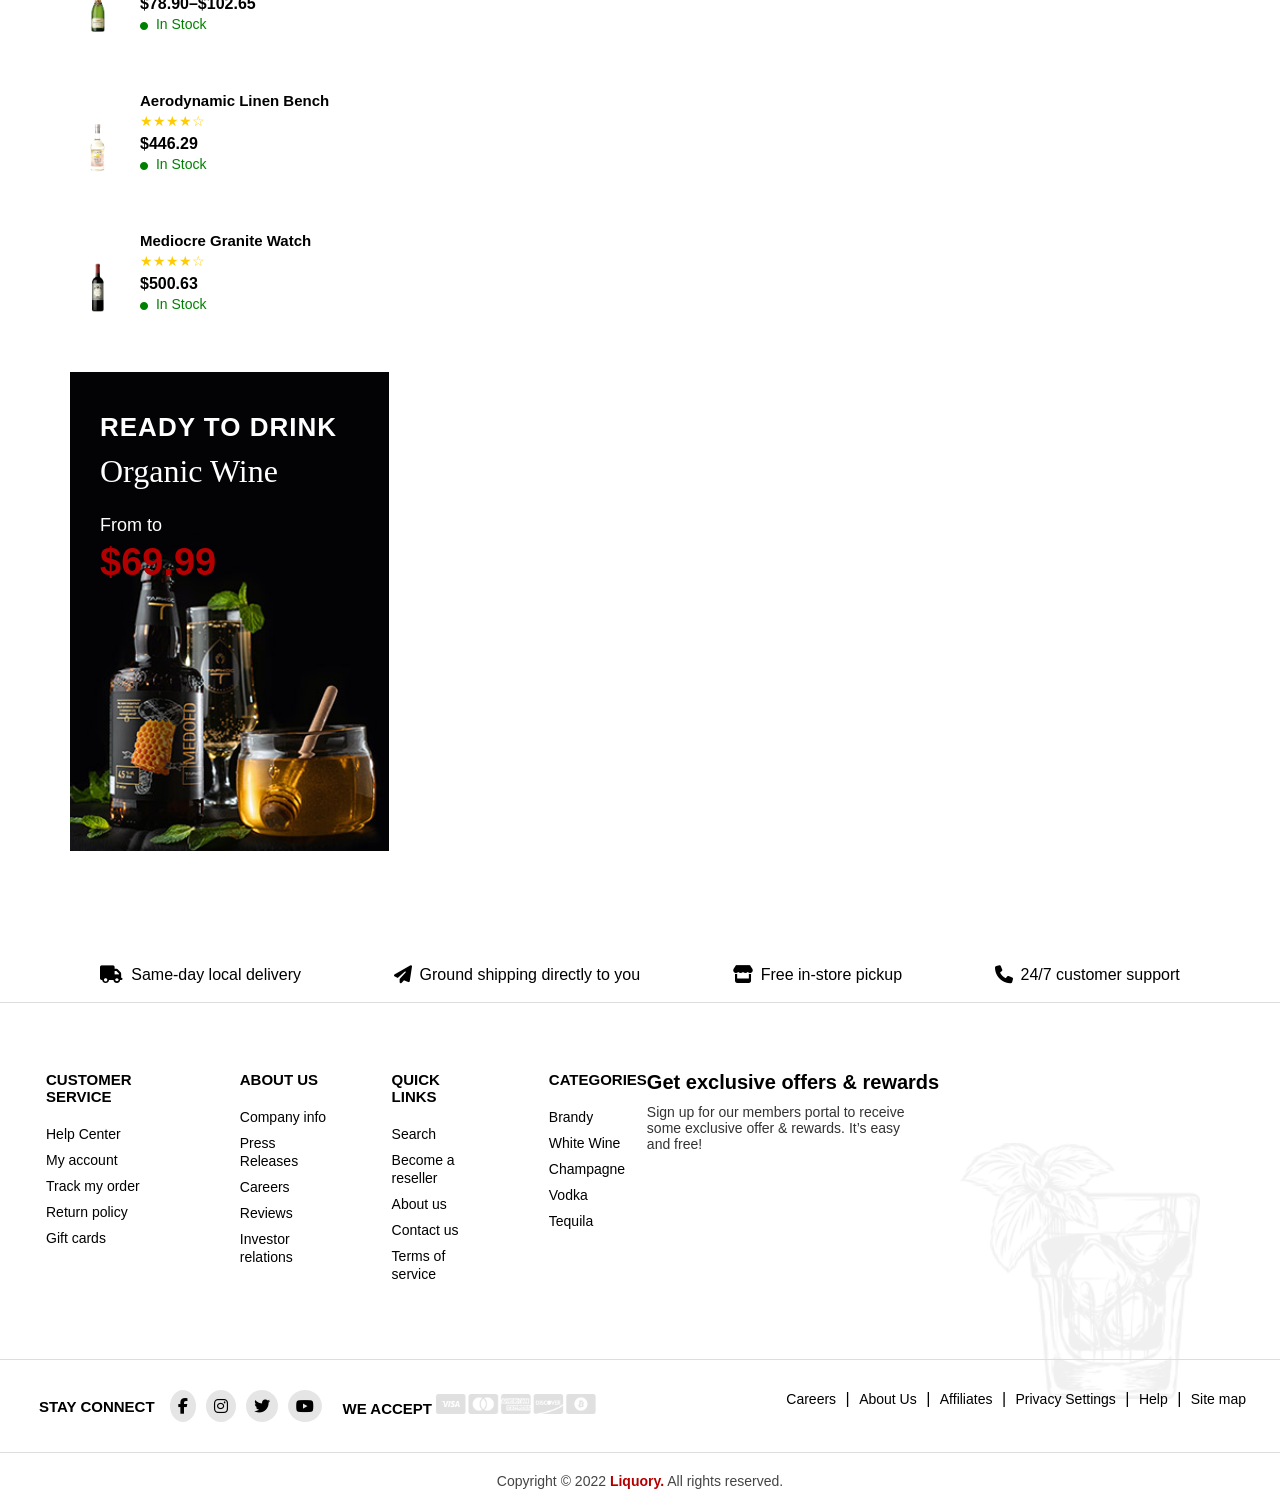
<file: FinalProject_Front/Cocktail.html>
<!DOCTYPE html>
<html lang="en">
<head>
    <meta charset="UTF-8">
    <meta name="viewport" content="width=device-width, initial-scale=1.0">
    <title>LiquoryCocktail</title>
    <link rel="stylesheet" href="https://cdnjs.cloudflare.com/ajax/libs/font-awesome/6.5.0/css/all.min.css" />
    <link rel="stylesheet" href="./assets/css/Cocktail.css">
</head>


<body>

    <header>
        <nav class="navbar">
            <div class="nav-left">
                <div class="red-box">
                    <img src="./assets/img/logo-white (2).svg" alt="">
                </div>

                <div class="sidebar-icon" onclick="toggleSidebar()">
                    <i class="fas fa-bars"></i>
                </div>
                <div id="sidebar-dropdown" class="sidebar-dropdown">
                    <ul>
                        <li>
                            <a href="Wine.html">
                                <i class="fa-solid fa-wine-glass"></i> Wine
                            </a>
                        </li>

                        <li>
                            <a href="Beer.html">
                                <i class="fa-solid fa-beer-mug-empty"></i> Beer
                            </a>
                        </li>

                        <li>
                            <a href="Whiskey.html">
                                <i class="fa-solid fa-whiskey-glass"></i> Whiskey
                            </a>
                        </li>

                        <li>
                            <a href="Cogac.html">
                                <i class="fa-solid fa-whiskey-glass"></i> Cognac
                            </a>
                        </li>

                        <li>
                            <a href="Cocktail.html">
                                <i class="fa-solid fa-martini-glass"></i> Cocktail
                            </a>
                        </li>

                        <li>
                            <a href="Tequila.html">
                                <i class="fa-solid fa-bottle-droplet"></i> Tequila
                            </a>
                        </li>
                    </ul>
                </div>


                <div class="nav-links">
                    <a href="Index.html">Home</a>
                    <a href="Shop1.html">Shop</a>
                    <a href="Blog.html">Blog</a>
                    <a href="Contact.html">Contact</a>
                </div>
            </div>

            <div class="nav-right">
                <div class="search-icon">
                    <i class="fas fa-search"></i>
                </div>
                <div class="auth">
                    <a href="#">Login / Register</a>
                </div>
                <div class="icons-nav">
                    <a href="Wishlist.html">
                        <i class="fas fa-heart"></i>
                    </a>

                    <i class="fas fa-shopping-cart" id="cartIcon"></i>
                </div>


                <div class="cart-sidebar" id="cartSidebar">
                    <div class="cart-header">
                        <h3>Shopping cart</h3>
                        <span id="closeCart" class="close-btn">CLOSE ×</span>
                    </div>

                    <div class="cart-body">
                        <p>No products in the cart.</p>
                    </div>
                </div>

                <div class="cart-overlay" id="cartOverlay"></div>
            </div>
        </nav>
    </header>



    <main>

        <section id="page-header">
            <div class="page-header-content">
                <h1>Cocktail</h1>

                <p class="breadcrumb">
                    <a href="#">Home Page</a> <span>›</span>
                    <a href="#">Shop</a> <span>›</span>
                    <span>Cocktail</span>
                </p>
            </div>
        </section>




        <section id="shop-page">
            <div class="shop-layout">

                <aside class="sidebar">

                    <section class="filter-section">
                        <h3 class="filter-title">Product Categories</h3>

                        <ul class="category-list">
                            <!-- <li>Accessories <span>(3)</span></li> -->
                            <li>Beer <span>(3)</span></li>
                            <li class="active">Cocktail <span>(6)</span></li>
                            <li>Cognac <span>(3)</span></li>
                            <!-- <li>Deals <span>(7)</span></li> -->
                            <!-- <li>Others Drinks <span>(2)</span></li> -->
                            <li>Whiskeys <span>(3)</span></li>
                            <li>Tequila <span>(5)</span></li>
                            <!-- <li>Uncategorized <span>(3)</span></li> -->
                            <li>Wine <span>(9)</span></li>
                        </ul>
                    </section>



                    <section class="filter-section">
                        <h3 class="filter-title">Filter By Price</h3>

                        <div class="price-filter">
                            <input type="range" min="70" max="960" value="800">

                            <div class="filter-footer">
                                <p class="price-range">Price: $70 — $960</p>
                                <a href="#" class="filter-link">Filter →</a>
                            </div>
                        </div>
                    </section>


                    <section class="filter-section">
                        <h3 class="filter-title">Filter By Brands</h3>
                        <hr class="filter-line">

                        <ul class="brand-list">
                            <li>Alcohol <span>(2)</span></li>
                            <li>Bourboh <span>(1)</span></li>
                            <li>Cocktail bar <span>(1)</span></li>
                            <li>Cocktails <span>(1)</span></li>
                            <li>Glenfiddich <span>(1)</span></li>
                            <li>Patron <span>(1)</span></li>
                            <li>Vodka <span>(1)</span></li>
                            <li>Wineclub <span>(1)</span></li>
                        </ul>
                    </section>



                    <section class="filter-section">
                        <h3 class="filter-title">Filter By Tags</h3>
                        <hr class="filter-line">

                        <div class="tag-box">
                            <span class="tag">Beer</span>
                            <span class="tag">Beverages</span>
                            <span class="tag">Liqueur</span>
                            <span class="tag">Luxury Drinks</span>
                            <span class="tag">Miniatures</span>
                            <span class="tag">Rum</span>
                            <span class="tag">Tequila</span>
                            <span class="tag">Vodka</span>
                            <span class="tag">Whiskey</span>
                        </div>
                    </section>



                    <section class="best-seller-box">
                        <h3 class="best-seller-title">Best Seller</h3>
                        <hr class="best-line">

                        <div class="best-seller-item">
                            <img src="./assets/img/DomaineCarneros.jpg" alt="">
                            <div class="best-info">
                                <h4>Enormous Silk Bottle</h4>
                                <div class="stars">★★★★☆</div>
                                <p class="best-price">$78.90–$102.65</p>
                                <p class="best-stock"><i class="fa-solid fa-circle"></i> In Stock</p>
                            </div>
                        </div>

                        <div class="best-seller-item">
                            <img src="./assets/img/Prosecco.jpg" alt="">
                            <div class="best-info">
                                <h4>Aerodynamic Linen Bench</h4>
                                <div class="stars">★★★★☆</div>
                                <p class="best-price">$446.29</p>
                                <p class="best-stock"><i class="fa-solid fa-circle"></i> In Stock</p>
                            </div>
                        </div>

                        <div class="best-seller-item">
                            <img src="./assets/img/RedWine.jpg" alt="">
                            <div class="best-info">
                                <h4>Mediocre Granite Watch</h4>
                                <div class="stars">★★★★☆</div>
                                <p class="best-price">$500.63</p>
                                <p class="best-stock"><i class="fa-solid fa-circle"></i> In Stock</p>
                            </div>
                        </div>
                    </section>


                    <section class="best-banner-box">
                        <div class="banner-content">
                            <h3>READY TO DRINK</h3>
                            <h2>Organic Wine</h2>
                            <p class="from">From to</p>
                            <p class="price">$69.99</p>
                        </div>

                        <img src="./assets/img/Banner2-1.jpg" alt="">
                    </section>


                </aside>


                <div class="products-area">

                    <div class="products-header">
                        <div class="sorting-left">
                            <i class="fa-solid fa-table-cells-large"></i>
                            <i class="fa-solid fa-list"></i>
                            <span>Default sorting <i class="fa-solid fa-chevron-down"></i></span>
                        </div>

                        <div class="results-right">
                            Showing all 3 results
                        </div>
                    </div>

                    <div class="products-grid">

                        <div class="product-card">

                            <div class="product-img">
                                <img src="./assets/img/JackDaniels.jpg" alt="">

                                <div class="product-icons">
                                    <i class="fa-solid fa-magnifying-glass"></i>
                                    <i class="fa-solid fa-cart-shopping"></i>
                                </div>
                            </div>

                            <h4>Lightweight Concrete Clock</h4>
                            <div class="stars">★★★★☆</div>
                            <p class="price">$954.37</p>
                            <p class="stock"><i class="fa-solid fa-circle"></i> In Stock</p>

                            <div class="cart">
                                <input type="number" value="1">
                                <button>ADD TO CART</button>
                            </div>
                        </div>

                        <div class="product-card">

                            <div class="product-img">
                                <img src="./assets/img/JackDanielsMain.jpg" alt="">

                                <div class="product-icons">
                                    <i class="fa-solid fa-magnifying-glass"></i>
                                    <i class="fa-solid fa-cart-shopping"></i>
                                </div>
                            </div>

                            <h4>Lightweight Concrete Clock</h4>
                            <div class="stars">★★★★☆</div>
                            <p class="price">$954.37</p>
                            <p class="stock"><i class="fa-solid fa-circle"></i> In Stock</p>

                            <div class="cart">
                                <input type="number" value="1">
                                <button>ADD TO CART</button>
                            </div>
                        </div>

                        <div class="product-card">

                            <div class="product-img">
                                <img src="./assets/img/Bushmills.jpg" alt="">

                                <div class="product-icons">
                                    <i class="fa-solid fa-magnifying-glass"></i>
                                    <i class="fa-solid fa-cart-shopping"></i>
                                </div>
                            </div>

                            <h4>Lightweight Concrete Clock</h4>
                            <div class="stars">★★★★☆</div>
                            <p class="price">$954.37</p>
                            <p class="stock"><i class="fa-solid fa-circle"></i> In Stock</p>

                            <div class="cart">
                                <input type="number" value="1">
                                <button>ADD TO CART</button>
                            </div>
                        </div>
                        <div class="product-card">

                            <div class="product-img">
                                <img src="./assets/img/GentleManJack.jpg" alt="">

                                <div class="product-icons">
                                    <i class="fa-solid fa-magnifying-glass"></i>
                                    <i class="fa-solid fa-cart-shopping"></i>
                                </div>
                            </div>

                            <h4>Lightweight Concrete Clock</h4>
                            <div class="stars">★★★★☆</div>
                            <p class="price">$954.37</p>
                            <p class="stock"><i class="fa-solid fa-circle"></i> In Stock</p>

                            <div class="cart">
                                <input type="number" value="1">
                                <button>ADD TO CART</button>
                            </div>
                        </div>




                        <div class="product-card">

                            <div class="product-img">
                                <img src="./assets/img/JimBeam.jpg" alt="">

                                <div class="product-icons">
                                    <i class="fa-solid fa-magnifying-glass"></i>
                                    <i class="fa-solid fa-cart-shopping"></i>
                                </div>
                            </div>

                            <h4>Lightweight Concrete Clock</h4>
                            <div class="stars">★★★★☆</div>
                            <p class="price">$954.37</p>
                            <p class="stock"><i class="fa-solid fa-circle"></i> In Stock</p>

                            <div class="cart">
                                <input type="number" value="1">
                                <button>ADD TO CART</button>
                            </div>
                        </div>
                    </div>


                </div>

            </div>
        </section>



    </main>





    <footer id="footer">
        <div class="footer-top">
            <div class="footer-info">
                <i class="fa-solid fa-truck"></i>
                <p>Same-day local delivery</p>
            </div>
            <div class="footer-info">
                <i class="fa-solid fa-paper-plane"></i>
                <p>Ground shipping directly to you</p>
            </div>
            <div class="footer-info">
                <i class="fa-solid fa-store"></i>
                <p>Free in-store pickup</p>
            </div>
            <div class="footer-info">
                <i class="fa-solid fa-phone"></i>
                <p>24/7 customer support</p>
            </div>
        </div>

        <div class="footer-main">
            <div class="footer-cols">
                <div class="footer-col">
                    <h4>CUSTOMER SERVICE</h4>
                    <ul>
                        <li><a href="#">Help Center</a></li>
                        <li><a href="#">My account</a></li>
                        <li><a href="#">Track my order</a></li>
                        <li><a href="#">Return policy</a></li>
                        <li><a href="#">Gift cards</a></li>
                    </ul>
                </div>

                <div class="footer-col">
                    <h4>ABOUT US</h4>
                    <ul>
                        <li><a href="#">Company info</a></li>
                        <li><a href="#">Press Releases</a></li>
                        <li><a href="#">Careers</a></li>
                        <li><a href="#">Reviews</a></li>
                        <li><a href="#">Investor relations</a></li>
                    </ul>
                </div>

                <div class="footer-col">
                    <h4>QUICK LINKS</h4>
                    <ul>
                        <li><a href="#">Search</a></li>
                        <li><a href="#">Become a reseller</a></li>
                        <li><a href="#">About us</a></li>
                        <li><a href="#">Contact us</a></li>
                        <li><a href="#">Terms of service</a></li>
                    </ul>
                </div>

                <div class="footer-col">
                    <h4>CATEGORIES</h4>
                    <ul>
                        <li><a href="#">Brandy</a></li>
                        <li><a href="#">White Wine</a></li>
                        <li><a href="#">Champagne</a></li>
                        <li><a href="#">Vodka</a></li>
                        <li><a href="#">Tequila</a></li>
                    </ul>
                </div>
            </div>

            <div class="footer-offer">
                <h3>Get exclusive offers & rewards</h3>
                <p>
                    Sign up for our members portal to receive some exclusive offer & rewards. It’s easy and free!
                </p>
            </div>
        </div>

        <div class="footer-bottom">
            <div class="footer-left">
                <div class="social">
                    <span class="title">STAY CONNECT</span>
                    <div class="social-icons">
                        <i class="fa-brands fa-facebook-f"></i>
                        <i class="fa-brands fa-instagram"></i>
                        <i class="fa-brands fa-twitter"></i>
                        <i class="fa-brands fa-youtube"></i>
                    </div>
                </div>

                <div class="payments">
                    <span class="title">WE ACCEPT</span>
                    <img src="./assets/img/PaymentLogo.png" alt="">
                </div>
            </div>

            <div class="footer-right">
                <div class="links">
                    <a href="#">Careers</a> |
                    <a href="#">About Us</a> |
                    <a href="#">Affiliates</a> |
                    <a href="#">Privacy Settings</a> |
                    <a href="#">Help</a> |
                    <a href="#">Site map</a>
                </div>
            </div>
        </div>
        <div class="footer-copy">
            <p>Copyright © 2022 <span>Liquory.</span> All rights reserved.</p>
        </div>
        <img src="./assets/img/Glass.png" alt="Footer Decoration" class="footer-side-image">
    </footer>


    <script src="./assets/js/Cocktail.js"></script>

</body>

</html>
</file>
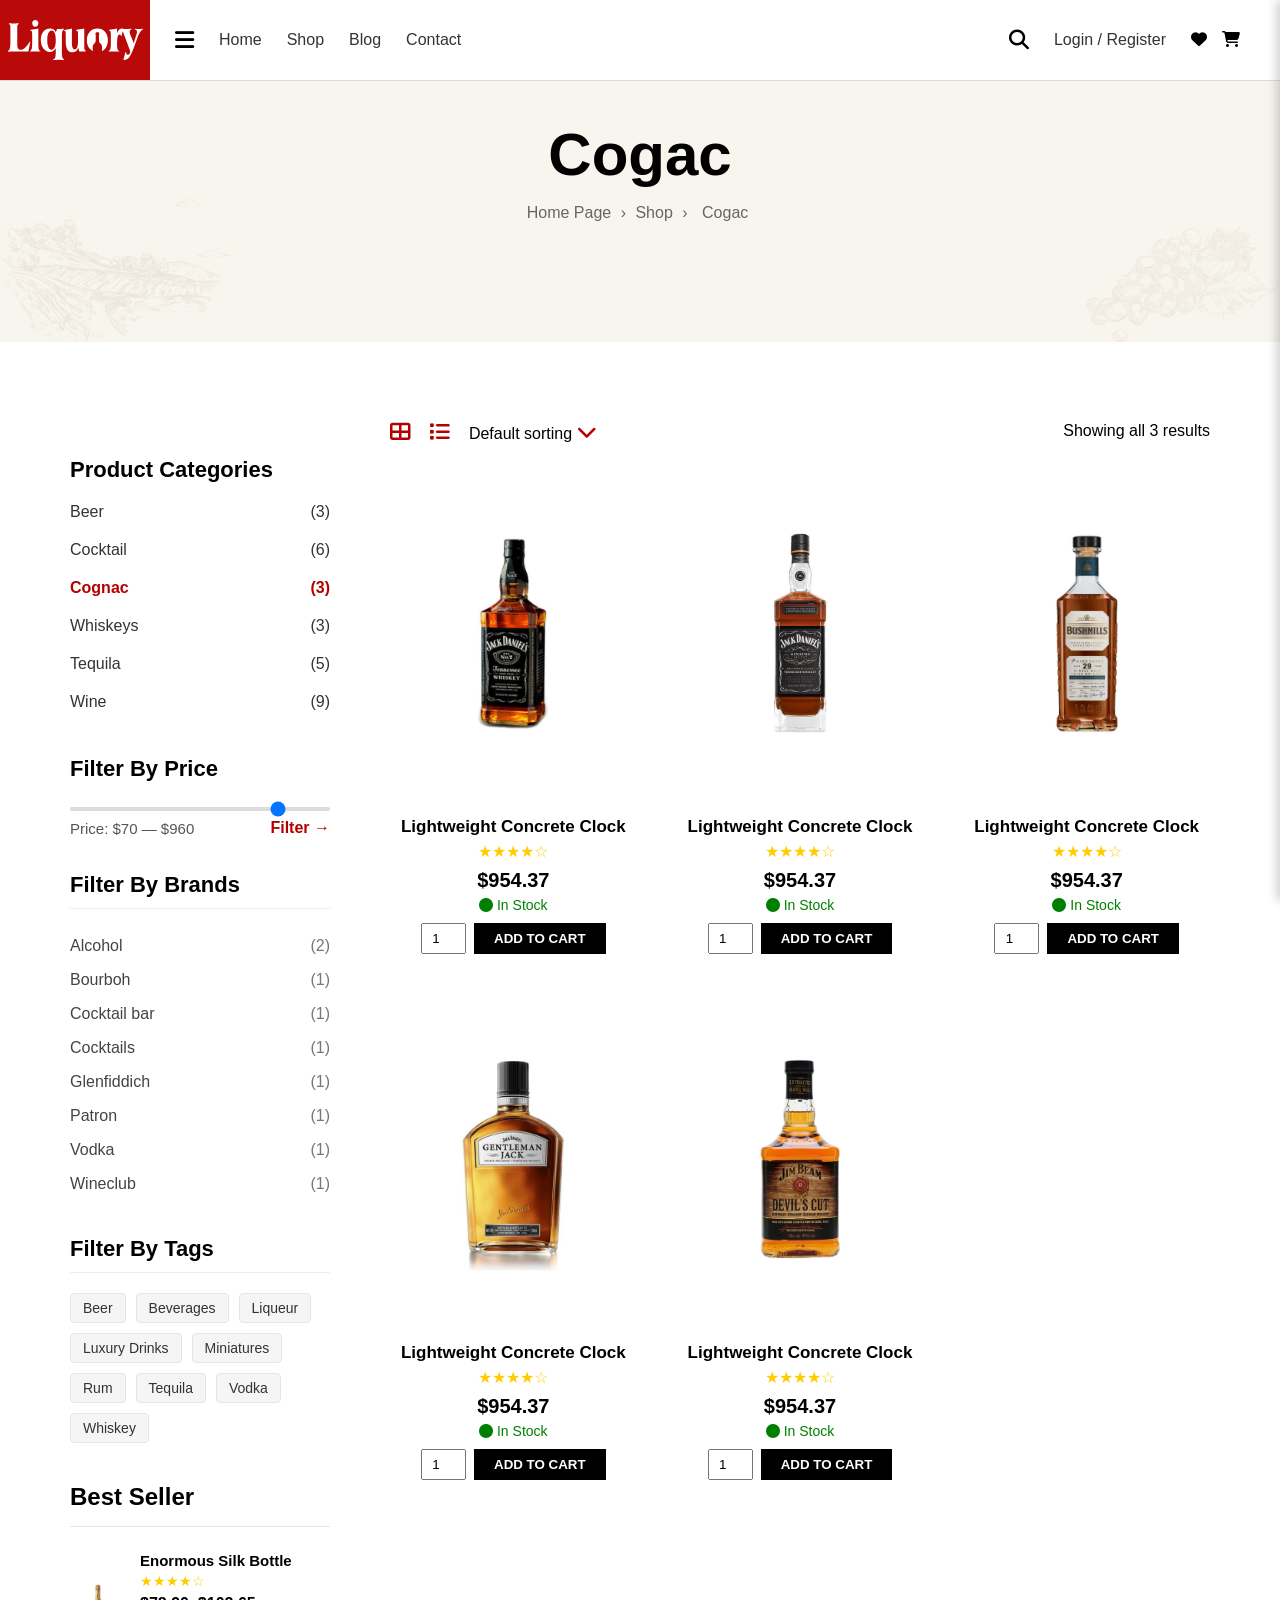
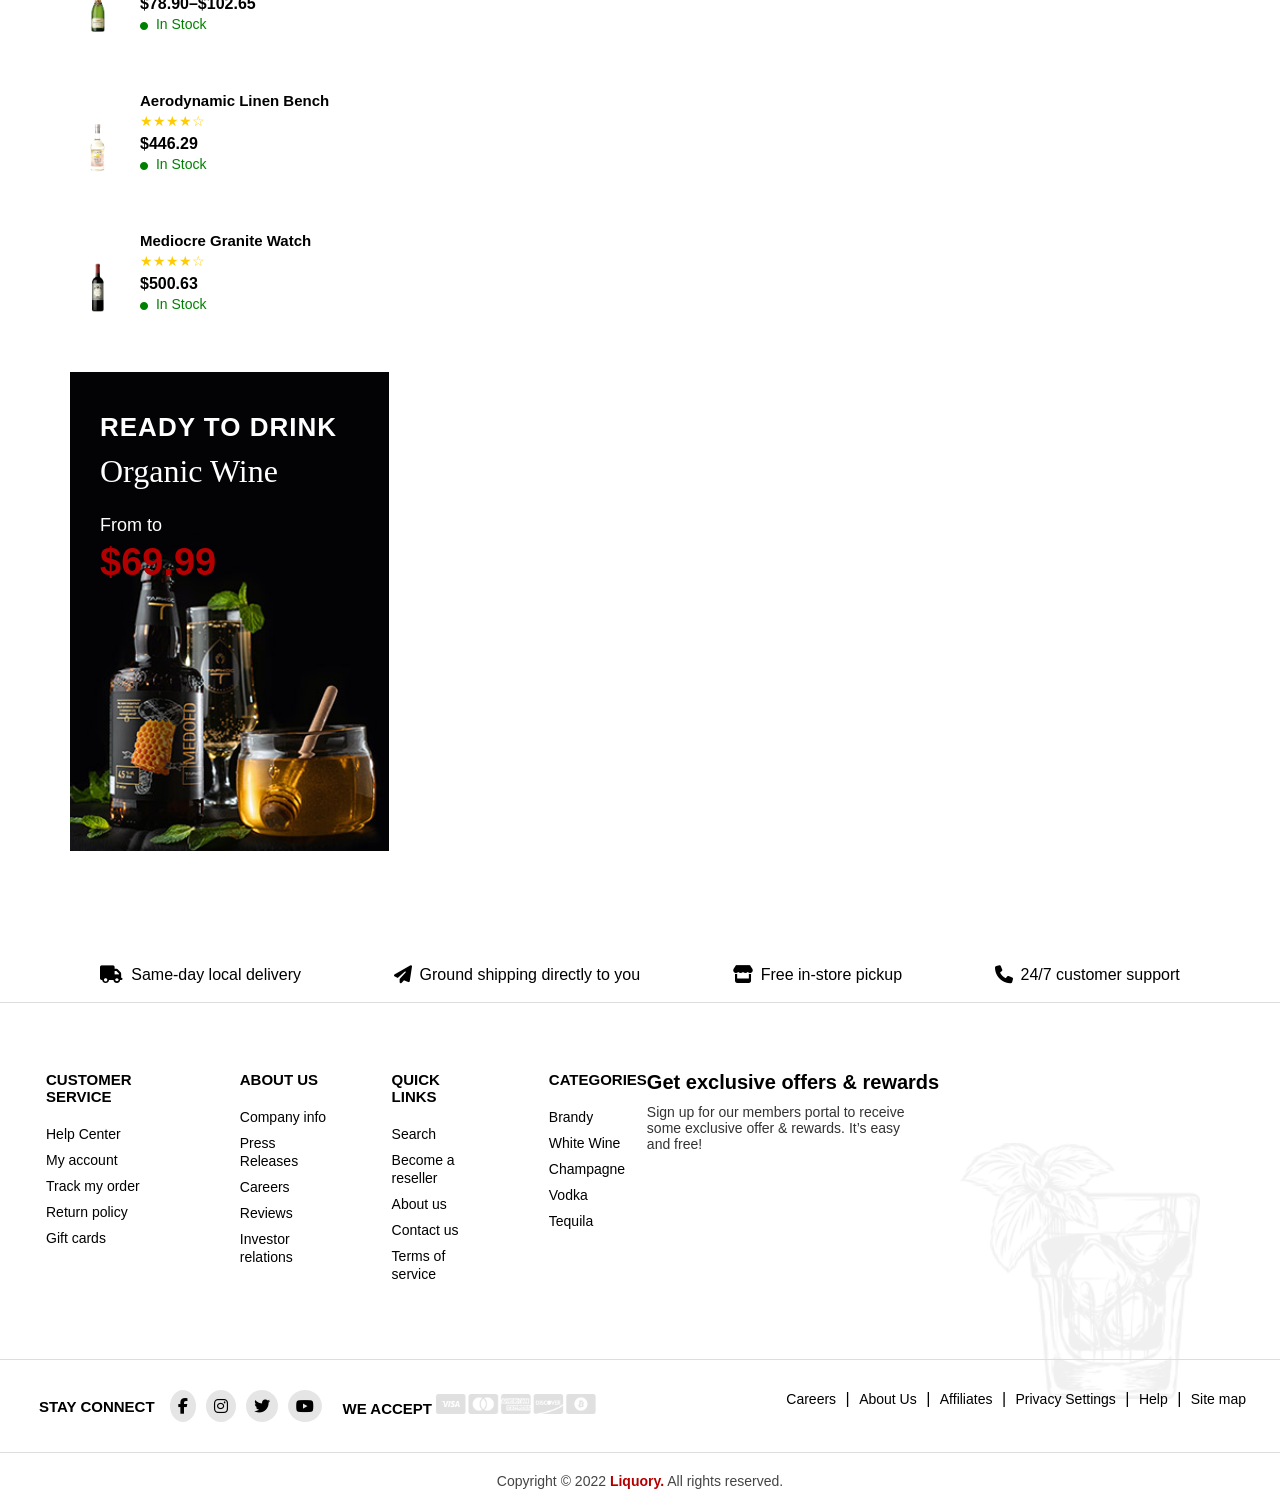
<file: FinalProject_Front/Cogac.html>
<!DOCTYPE html>
<html lang="en">
<head>
    <meta charset="UTF-8">
    <meta name="viewport" content="width=device-width, initial-scale=1.0">
    <title>LiquoryCogac</title>
    <link rel="stylesheet" href="https://cdnjs.cloudflare.com/ajax/libs/font-awesome/6.5.0/css/all.min.css" />
    <link rel="stylesheet" href="./assets/css/Cogac.css">
</head>


<body>

    <header>
        <nav class="navbar">
            <div class="nav-left">
                <div class="red-box">
                    <img src="./assets/img/logo-white (2).svg" alt="">
                </div>

                <div class="sidebar-icon" onclick="toggleSidebar()">
                    <i class="fas fa-bars"></i>
                </div>
                <div id="sidebar-dropdown" class="sidebar-dropdown">
                    <ul>
                        <li>
                            <a href="Wine.html">
                                <i class="fa-solid fa-wine-glass"></i> Wine
                            </a>
                        </li>

                        <li>
                            <a href="Beer.html">
                                <i class="fa-solid fa-beer-mug-empty"></i> Beer
                            </a>
                        </li>

                        <li>
                            <a href="Whiskey.html">
                                <i class="fa-solid fa-whiskey-glass"></i> Whiskey
                            </a>
                        </li>

                        <li>
                            <a href="Cogac.html">
                                <i class="fa-solid fa-whiskey-glass"></i> Cognac
                            </a>
                        </li>

                        <li>
                            <a href="Cocktail.html">
                                <i class="fa-solid fa-martini-glass"></i> Cocktail
                            </a>
                        </li>

                        <li>
                            <a href="Tequila.html">
                                <i class="fa-solid fa-bottle-droplet"></i> Tequila
                            </a>
                        </li>
                    </ul>
                </div>


                <div class="nav-links">
                    <a href="Index.html">Home</a>
                    <a href="Shop1.html">Shop</a>
                    <a href="Blog.html">Blog</a>
                    <a href="Contact.html">Contact</a>
                </div>
            </div>

            <div class="nav-right">
                <div class="search-icon">
                    <i class="fas fa-search"></i>
                </div>
                <div class="auth">
                    <a href="#">Login / Register</a>
                </div>
                <div class="icons-nav">
                    <a href="Wishlist.html">
                        <i class="fas fa-heart"></i>
                    </a>

                    <i class="fas fa-shopping-cart" id="cartIcon"></i>
                </div>


                <div class="cart-sidebar" id="cartSidebar">
                    <div class="cart-header">
                        <h3>Shopping cart</h3>
                        <span id="closeCart" class="close-btn">CLOSE ×</span>
                    </div>

                    <div class="cart-body">
                        <p>No products in the cart.</p>
                    </div>
                </div>

                <div class="cart-overlay" id="cartOverlay"></div>
            </div>
        </nav>
    </header>



    <main>

        <section id="page-header">
            <div class="page-header-content">
                <h1>Cogac</h1>

                <p class="breadcrumb">
                    <a href="#">Home Page</a> <span>›</span>
                    <a href="#">Shop</a> <span>›</span>
                    <span>Cogac</span>
                </p>
            </div>
        </section>




        <section id="shop-page">
            <div class="shop-layout">

                <aside class="sidebar">

                    <section class="filter-section">
                        <h3 class="filter-title">Product Categories</h3>

                        <ul class="category-list">
                            <!-- <li>Accessories <span>(3)</span></li> -->
                            <li>Beer <span>(3)</span></li>
                            <li>Cocktail <span>(6)</span></li>
                            <li class="active">Cognac <span>(3)</span></li>
                            <!-- <li>Deals <span>(7)</span></li>
                            <li>Others Drinks <span>(2)</span></li> -->
                            <li>Whiskeys <span>(3)</span></li>
                            <li>Tequila <span>(5)</span></li>
                            <!-- <li>Uncategorized <span>(3)</span></li> -->
                            <li>Wine <span>(9)</span></li>
                        </ul>
                    </section>



                    <section class="filter-section">
                        <h3 class="filter-title">Filter By Price</h3>

                        <div class="price-filter">
                            <input type="range" min="70" max="960" value="800">

                            <div class="filter-footer">
                                <p class="price-range">Price: $70 — $960</p>
                                <a href="#" class="filter-link">Filter →</a>
                            </div>
                        </div>
                    </section>



                    <section class="filter-section">
                        <h3 class="filter-title">Filter By Brands</h3>
                        <hr class="filter-line">

                        <ul class="brand-list">
                            <li>Alcohol <span>(2)</span></li>
                            <li>Bourboh <span>(1)</span></li>
                            <li>Cocktail bar <span>(1)</span></li>
                            <li>Cocktails <span>(1)</span></li>
                            <li>Glenfiddich <span>(1)</span></li>
                            <li>Patron <span>(1)</span></li>
                            <li>Vodka <span>(1)</span></li>
                            <li>Wineclub <span>(1)</span></li>
                        </ul>
                    </section>



                    <section class="filter-section">
                        <h3 class="filter-title">Filter By Tags</h3>
                        <hr class="filter-line">

                        <div class="tag-box">
                            <span class="tag">Beer</span>
                            <span class="tag">Beverages</span>
                            <span class="tag">Liqueur</span>
                            <span class="tag">Luxury Drinks</span>
                            <span class="tag">Miniatures</span>
                            <span class="tag">Rum</span>
                            <span class="tag">Tequila</span>
                            <span class="tag">Vodka</span>
                            <span class="tag">Whiskey</span>
                        </div>
                    </section>





                    <section class="best-seller-box">
                        <h3 class="best-seller-title">Best Seller</h3>
                        <hr class="best-line">

                        <div class="best-seller-item">
                            <img src="./assets/img/DomaineCarneros.jpg" alt="">
                            <div class="best-info">
                                <h4>Enormous Silk Bottle</h4>
                                <div class="stars">★★★★☆</div>
                                <p class="best-price">$78.90–$102.65</p>
                                <p class="best-stock"><i class="fa-solid fa-circle"></i> In Stock</p>
                            </div>
                        </div>

                        <div class="best-seller-item">
                            <img src="./assets/img/Prosecco.jpg" alt="">
                            <div class="best-info">
                                <h4>Aerodynamic Linen Bench</h4>
                                <div class="stars">★★★★☆</div>
                                <p class="best-price">$446.29</p>
                                <p class="best-stock"><i class="fa-solid fa-circle"></i> In Stock</p>
                            </div>
                        </div>

                        <div class="best-seller-item">
                            <img src="./assets/img/RedWine.jpg" alt="">
                            <div class="best-info">
                                <h4>Mediocre Granite Watch</h4>
                                <div class="stars">★★★★☆</div>
                                <p class="best-price">$500.63</p>
                                <p class="best-stock"><i class="fa-solid fa-circle"></i> In Stock</p>
                            </div>
                        </div>
                    </section>


                    <section class="best-banner-box">
                        <div class="banner-content">
                            <h3>READY TO DRINK</h3>
                            <h2>Organic Wine</h2>
                            <p class="from">From to</p>
                            <p class="price">$69.99</p>
                        </div>

                        <img src="./assets/img/Banner2-1.jpg" alt="">
                    </section>


                </aside>


                <div class="products-area">

                    <div class="products-header">
                        <div class="sorting-left">
                            <i class="fa-solid fa-table-cells-large"></i>
                            <i class="fa-solid fa-list"></i>
                            <span>Default sorting <i class="fa-solid fa-chevron-down"></i></span>
                        </div>

                        <div class="results-right">
                            Showing all 3 results
                        </div>
                    </div>

                    <div class="products-grid">

                        <div class="product-card">

                            <div class="product-img">
                                <img src="./assets/img/JackDaniels.jpg" alt="">

                                <div class="product-icons">
                                    <i class="fa-solid fa-magnifying-glass"></i>
                                    <i class="fa-solid fa-cart-shopping"></i>
                                </div>
                            </div>

                            <h4>Lightweight Concrete Clock</h4>
                            <div class="stars">★★★★☆</div>
                            <p class="price">$954.37</p>
                            <p class="stock"><i class="fa-solid fa-circle"></i> In Stock</p>

                            <div class="cart">
                                <input type="number" value="1">
                                <button>ADD TO CART</button>
                            </div>
                        </div>

                        <div class="product-card">

                            <div class="product-img">
                                <img src="./assets/img/JackDanielsMain.jpg" alt="">

                                <div class="product-icons">
                                    <i class="fa-solid fa-magnifying-glass"></i>
                                    <i class="fa-solid fa-cart-shopping"></i>
                                </div>
                            </div>

                            <h4>Lightweight Concrete Clock</h4>
                            <div class="stars">★★★★☆</div>
                            <p class="price">$954.37</p>
                            <p class="stock"><i class="fa-solid fa-circle"></i> In Stock</p>

                            <div class="cart">
                                <input type="number" value="1">
                                <button>ADD TO CART</button>
                            </div>
                        </div>

                        <div class="product-card">

                            <div class="product-img">
                                <img src="./assets/img/Bushmills.jpg" alt="">

                                <div class="product-icons">
                                    <i class="fa-solid fa-magnifying-glass"></i>
                                    <i class="fa-solid fa-cart-shopping"></i>
                                </div>
                            </div>

                            <h4>Lightweight Concrete Clock</h4>
                            <div class="stars">★★★★☆</div>
                            <p class="price">$954.37</p>
                            <p class="stock"><i class="fa-solid fa-circle"></i> In Stock</p>

                            <div class="cart">
                                <input type="number" value="1">
                                <button>ADD TO CART</button>
                            </div>
                        </div>
                        <div class="product-card">

                            <div class="product-img">
                                <img src="./assets/img/GentleManJack.jpg" alt="">

                                <div class="product-icons">
                                    <i class="fa-solid fa-magnifying-glass"></i>
                                    <i class="fa-solid fa-cart-shopping"></i>
                                </div>
                            </div>

                            <h4>Lightweight Concrete Clock</h4>
                            <div class="stars">★★★★☆</div>
                            <p class="price">$954.37</p>
                            <p class="stock"><i class="fa-solid fa-circle"></i> In Stock</p>

                            <div class="cart">
                                <input type="number" value="1">
                                <button>ADD TO CART</button>
                            </div>
                        </div>


                        <div class="product-card">

                            <div class="product-img">
                                <img src="./assets/img/JimBeam.jpg" alt="">

                                <div class="product-icons">
                                    <i class="fa-solid fa-magnifying-glass"></i>
                                    <i class="fa-solid fa-cart-shopping"></i>
                                </div>
                            </div>

                            <h4>Lightweight Concrete Clock</h4>
                            <div class="stars">★★★★☆</div>
                            <p class="price">$954.37</p>
                            <p class="stock"><i class="fa-solid fa-circle"></i> In Stock</p>

                            <div class="cart">
                                <input type="number" value="1">
                                <button>ADD TO CART</button>
                            </div>
                        </div>

                    </div>


                </div>

            </div>
        </section>

    </main>




    <footer id="footer">
        <div class="footer-top">
            <div class="footer-info">
                <i class="fa-solid fa-truck"></i>
                <p>Same-day local delivery</p>
            </div>
            <div class="footer-info">
                <i class="fa-solid fa-paper-plane"></i>
                <p>Ground shipping directly to you</p>
            </div>
            <div class="footer-info">
                <i class="fa-solid fa-store"></i>
                <p>Free in-store pickup</p>
            </div>
            <div class="footer-info">
                <i class="fa-solid fa-phone"></i>
                <p>24/7 customer support</p>
            </div>
        </div>

        <div class="footer-main">
            <div class="footer-cols">
                <div class="footer-col">
                    <h4>CUSTOMER SERVICE</h4>
                    <ul>
                        <li><a href="#">Help Center</a></li>
                        <li><a href="#">My account</a></li>
                        <li><a href="#">Track my order</a></li>
                        <li><a href="#">Return policy</a></li>
                        <li><a href="#">Gift cards</a></li>
                    </ul>
                </div>

                <div class="footer-col">
                    <h4>ABOUT US</h4>
                    <ul>
                        <li><a href="#">Company info</a></li>
                        <li><a href="#">Press Releases</a></li>
                        <li><a href="#">Careers</a></li>
                        <li><a href="#">Reviews</a></li>
                        <li><a href="#">Investor relations</a></li>
                    </ul>
                </div>

                <div class="footer-col">
                    <h4>QUICK LINKS</h4>
                    <ul>
                        <li><a href="#">Search</a></li>
                        <li><a href="#">Become a reseller</a></li>
                        <li><a href="#">About us</a></li>
                        <li><a href="#">Contact us</a></li>
                        <li><a href="#">Terms of service</a></li>
                    </ul>
                </div>

                <div class="footer-col">
                    <h4>CATEGORIES</h4>
                    <ul>
                        <li><a href="#">Brandy</a></li>
                        <li><a href="#">White Wine</a></li>
                        <li><a href="#">Champagne</a></li>
                        <li><a href="#">Vodka</a></li>
                        <li><a href="#">Tequila</a></li>
                    </ul>
                </div>
            </div>

            <div class="footer-offer">
                <h3>Get exclusive offers & rewards</h3>
                <p>
                    Sign up for our members portal to receive some exclusive offer & rewards. It’s easy and free!
                </p>
            </div>
        </div>

        <div class="footer-bottom">
            <div class="footer-left">
                <div class="social">
                    <span class="title">STAY CONNECT</span>
                    <div class="social-icons">
                        <i class="fa-brands fa-facebook-f"></i>
                        <i class="fa-brands fa-instagram"></i>
                        <i class="fa-brands fa-twitter"></i>
                        <i class="fa-brands fa-youtube"></i>
                    </div>
                </div>

                <div class="payments">
                    <span class="title">WE ACCEPT</span>
                    <img src="./assets/img/PaymentLogo.png" alt="">
                </div>
            </div>

            <div class="footer-right">
                <div class="links">
                    <a href="#">Careers</a> |
                    <a href="#">About Us</a> |
                    <a href="#">Affiliates</a> |
                    <a href="#">Privacy Settings</a> |
                    <a href="#">Help</a> |
                    <a href="#">Site map</a>
                </div>
            </div>
        </div>
        <div class="footer-copy">
            <p>Copyright © 2022 <span>Liquory.</span> All rights reserved.</p>
        </div>
        <img src="./assets/img/Glass.png" alt="Footer Decoration" class="footer-side-image">
    </footer>

    <script src="./assets/js/Cogac.js"></script>

</body>


</html>
</file>
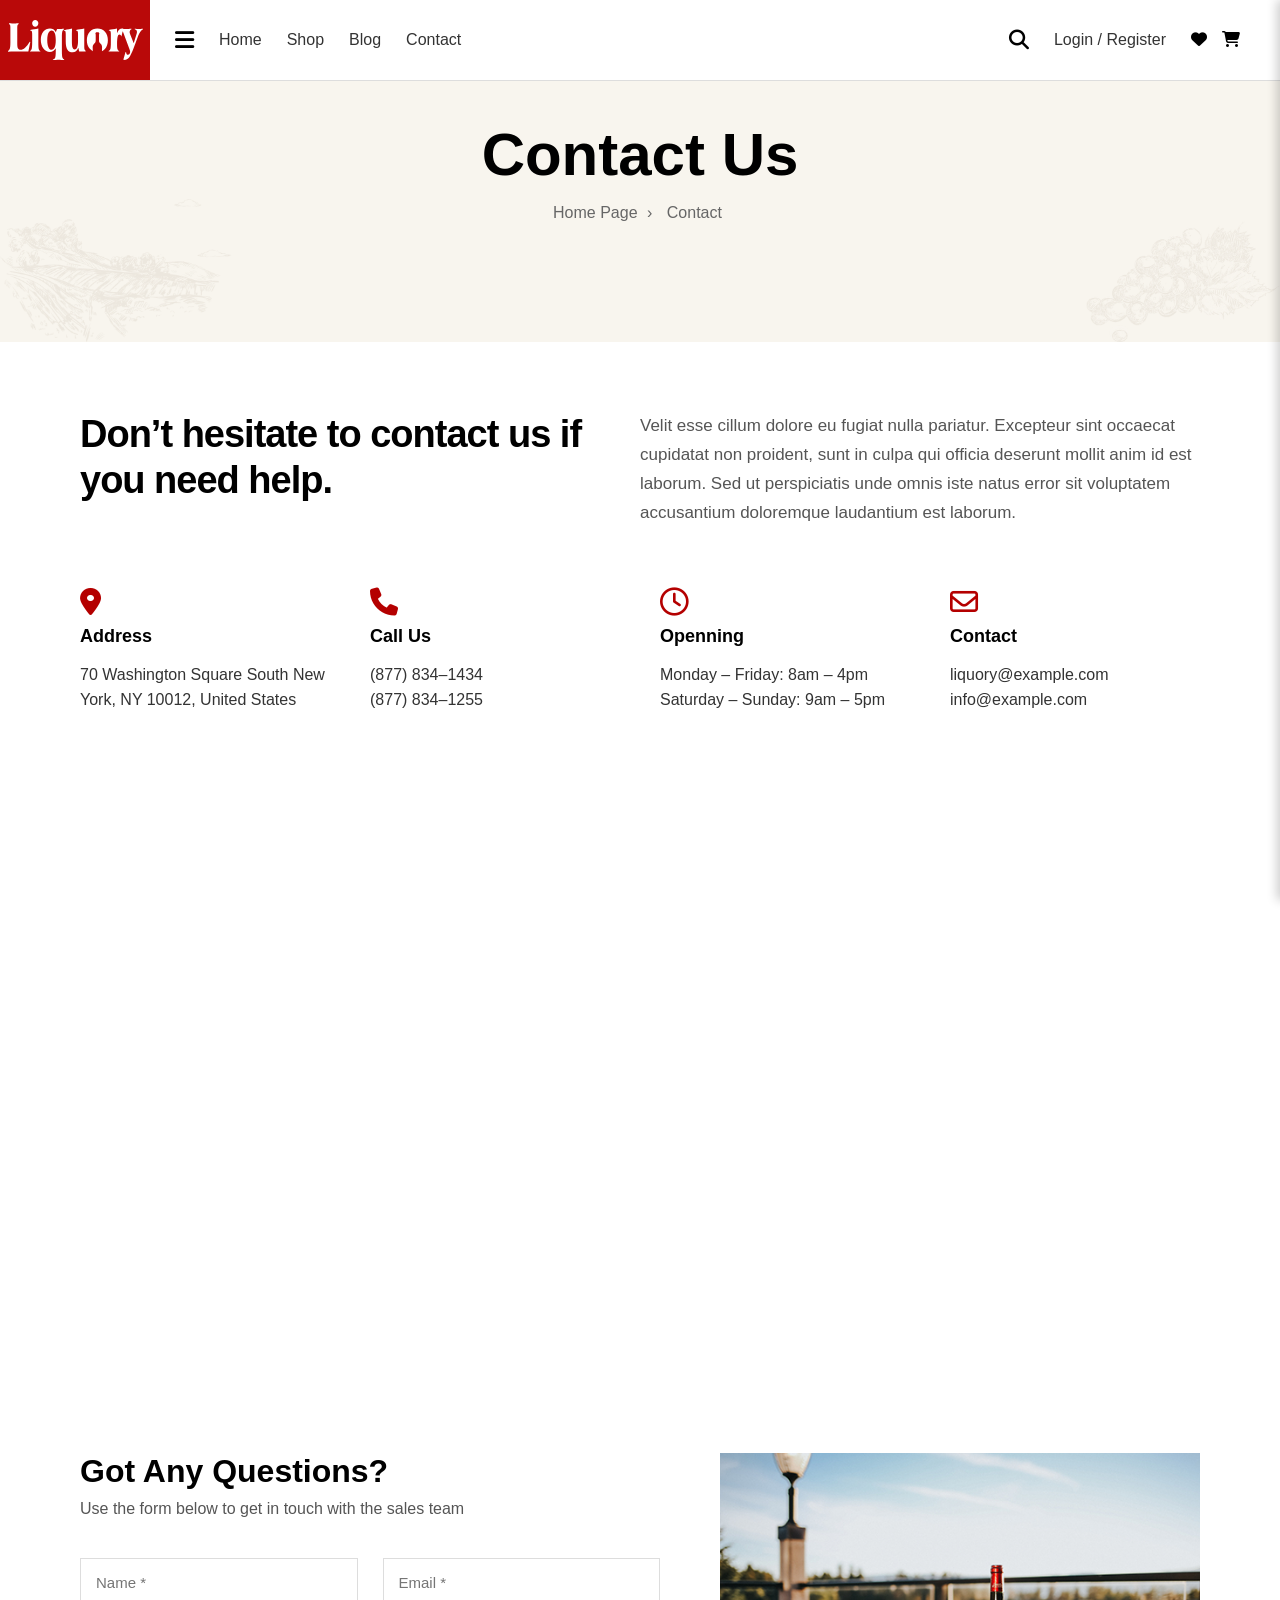
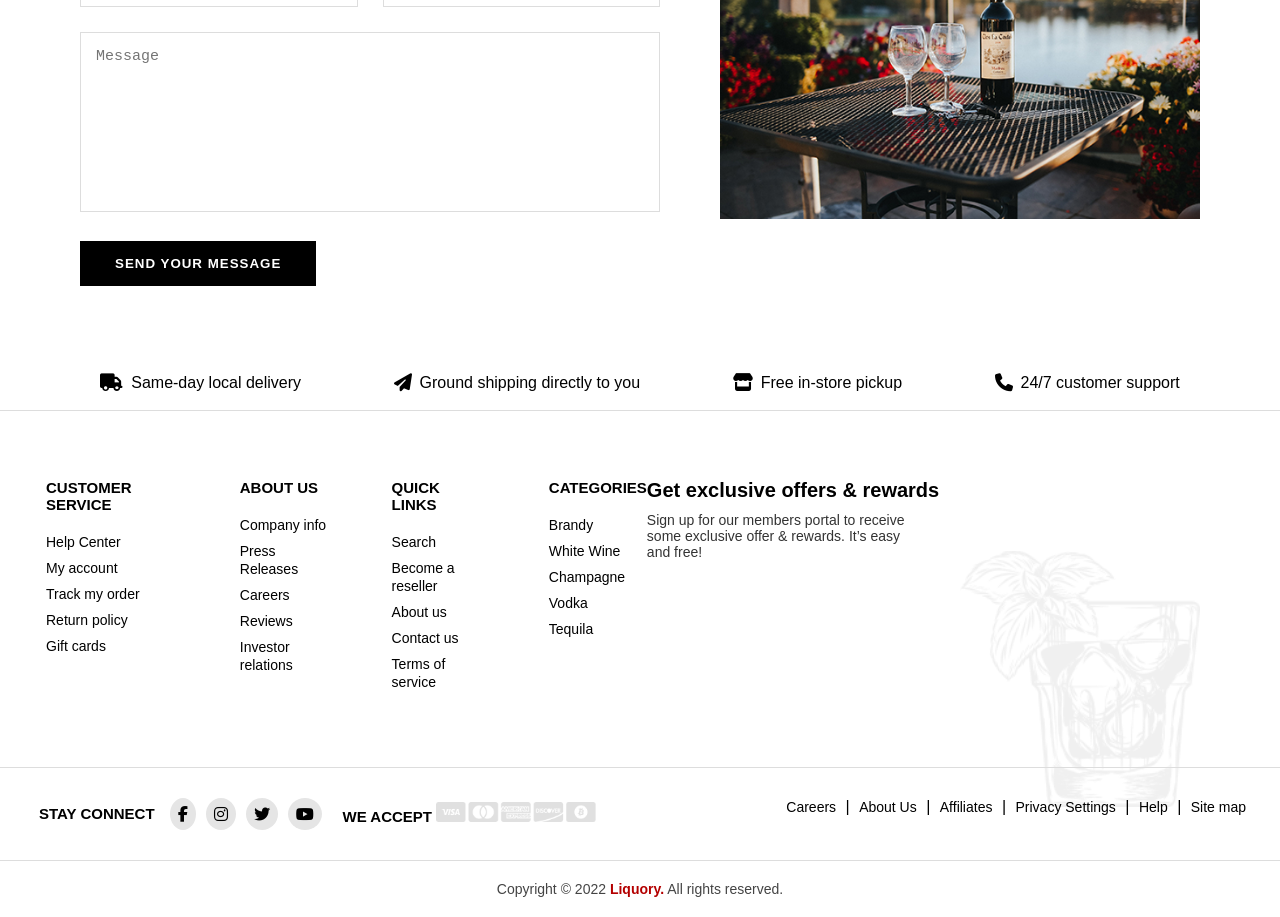
<file: FinalProject_Front/Contact.html>
<!DOCTYPE html>
<html lang="en">

<head>
    <meta charset="UTF-8">
    <meta name="viewport" content="width=device-width, initial-scale=1.0">
    <title>LiquoryContact</title>
    <link rel="stylesheet" href="https://cdnjs.cloudflare.com/ajax/libs/font-awesome/6.5.0/css/all.min.css" />
    <link rel="stylesheet" href="./assets/css/Contact.css">
</head>


<body>
    <header>
        <nav class="navbar">
            <div class="nav-left">
                <div class="red-box">
                    <img src="./assets/img/logo-white (2).svg" alt="">
                </div>

                <div class="sidebar-icon" onclick="toggleSidebar()">
                    <i class="fas fa-bars"></i>
                </div>
                <div id="sidebar-dropdown" class="sidebar-dropdown">
                    <ul>
                        <li>
                            <a href="Wine.html">
                                <i class="fa-solid fa-wine-glass"></i> Wine
                            </a>
                        </li>

                        <li>
                            <a href="Beer.html">
                                <i class="fa-solid fa-beer-mug-empty"></i> Beer
                            </a>
                        </li>

                        <li>
                            <a href="Whiskey.html">
                                <i class="fa-solid fa-whiskey-glass"></i> Whiskey
                            </a>
                        </li>

                        <li>
                            <a href="Cogac.html">
                                <i class="fa-solid fa-whiskey-glass"></i> Cognac
                            </a>
                        </li>

                        <li>
                            <a href="Cocktail.html">
                                <i class="fa-solid fa-martini-glass"></i> Cocktail
                            </a>
                        </li>

                        <li>
                            <a href="Tequila.html">
                                <i class="fa-solid fa-bottle-droplet"></i> Tequila
                            </a>
                        </li>
                    </ul>
                </div>


                <div class="nav-links">
                    <a href="Index.html">Home</a>
                    <a href="Shop1.html">Shop</a>
                    <a href="Blog.html">Blog</a>
                    <a href="Contact.html">Contact</a>
                </div>
            </div>

            <div class="nav-right">
                <div class="search-icon">
                    <i class="fas fa-search"></i>
                </div>
                <div class="auth">
                    <a href="#">Login / Register</a>
                </div>
                <div class="icons-nav">
                    <a href="Wishlist.html">
                        <i class="fas fa-heart"></i>
                    </a>

                    <i class="fas fa-shopping-cart" id="cartIcon"></i>
                </div>


                <div class="cart-sidebar" id="cartSidebar">
                    <div class="cart-header">
                        <h3>Shopping cart</h3>
                        <span id="closeCart" class="close-btn">CLOSE ×</span>
                    </div>

                    <div class="cart-body">
                        <p>No products in the cart.</p>
                    </div>
                </div>

                <div class="cart-overlay" id="cartOverlay"></div>
            </div>
        </nav>
    </header>






    <main>
        <section id="page-header">
            <div class="page-header-content">
                <h1>Contact Us</h1>

                <p class="breadcrumb">
                    <a href="#">Home Page</a> <span>›</span>
                    <span>Contact</span>
                </p>
            </div>
        </section>


        <section id="contact-info-section">

            <div class="contact-info-top">
                <h2>Don’t hesitate to contact us if<br>you need help.</h2>

                <p class="contact-text">
                    Velit esse cillum dolore eu fugiat nulla pariatur. Excepteur sint occaecat cupidatat non proident,
                    sunt in culpa qui officia deserunt mollit anim id est laborum. Sed ut perspiciatis unde omnis iste
                    natus error sit voluptatem accusantium doloremque laudantium est laborum.
                </p>
            </div>

            <div class="contact-info-boxes">
                <div class="cibox">
                    <i class="fa-solid fa-location-dot"></i>
                    <h4>Address</h4>

                    <p class="info-line">
                        70 Washington Square South New<br>
                        York, NY 10012, United States
                    </p>
                </div>

                <div class="cibox">
                    <i class="fa-solid fa-phone"></i>
                    <h4>Call Us</h4>

                    <p class="info-line">
                        (877) 834–1434<br>
                        (877) 834–1255
                    </p>
                </div>

                <div class="cibox">
                    <i class="fa-regular fa-clock"></i>
                    <h4>Openning</h4>

                    <p class="info-line">
                        Monday – Friday: 8am – 4pm<br>
                        Saturday – Sunday: 9am – 5pm
                    </p>
                </div>

                <div class="cibox">
                    <i class="fa-regular fa-envelope"></i>
                    <h4>Contact</h4>

                    <p class="info-line">
                        liquory@example.com<br>
                        info@example.com
                    </p>
                </div>

            </div>

        </section>



        <section id="map-section">
            <div class="map-container">
                <iframe src="https://www.google.com/maps/embed?pb=!1m18!1m12!1m3!1d3039.4286735655874!2d49.85394549999999!3d40.377190899999995!2m3!1f0!2f0!3f0!3m2!1i1024!2i768!4f13.1!3m3!1m2!1s0x40307d079efb5163%3A0xc20aa51a5f0b5e01!2sCode%20Academy!5e0!3m2!1sen!2saz!4v1763986781915!5m2!1sen!2saz" width="800" height="600" style="border:0;" allowfullscreen="" loading="lazy" referrerpolicy="no-referrer-when-downgrade"></iframe>
            </div>
        </section>


        <section id="contact-form-section">
            <div class="contact-container">

                <div class="contact-form">
                    <h2>Got Any Questions?</h2>
                    <p>Use the form below to get in touch with the sales team</p>

                    <form>
                        <div class="form-row">
                            <input type="text" placeholder="Name *">
                            <input type="email" placeholder="Email *">
                        </div>

                        <textarea placeholder="Message"></textarea>

                        <button type="submit" class="send-btn">SEND YOUR MESSAGE</button>
                    </form>
                </div>

                <div class="contact-image">
                    <img src="./assets/img/Contact1.jpg" alt="">
                </div>

            </div>
        </section>



    </main>






    <footer id="footer">
        <div class="footer-top">
            <div class="footer-info">
                <i class="fa-solid fa-truck"></i>
                <p>Same-day local delivery</p>
            </div>
            <div class="footer-info">
                <i class="fa-solid fa-paper-plane"></i>
                <p>Ground shipping directly to you</p>
            </div>
            <div class="footer-info">
                <i class="fa-solid fa-store"></i>
                <p>Free in-store pickup</p>
            </div>
            <div class="footer-info">
                <i class="fa-solid fa-phone"></i>
                <p>24/7 customer support</p>
            </div>
        </div>

        <div class="footer-main">
            <div class="footer-cols">
                <div class="footer-col">
                    <h4>CUSTOMER SERVICE</h4>
                    <ul>
                        <li><a href="#">Help Center</a></li>
                        <li><a href="#">My account</a></li>
                        <li><a href="#">Track my order</a></li>
                        <li><a href="#">Return policy</a></li>
                        <li><a href="#">Gift cards</a></li>
                    </ul>
                </div>

                <div class="footer-col">
                    <h4>ABOUT US</h4>
                    <ul>
                        <li><a href="#">Company info</a></li>
                        <li><a href="#">Press Releases</a></li>
                        <li><a href="#">Careers</a></li>
                        <li><a href="#">Reviews</a></li>
                        <li><a href="#">Investor relations</a></li>
                    </ul>
                </div>

                <div class="footer-col">
                    <h4>QUICK LINKS</h4>
                    <ul>
                        <li><a href="#">Search</a></li>
                        <li><a href="#">Become a reseller</a></li>
                        <li><a href="#">About us</a></li>
                        <li><a href="#">Contact us</a></li>
                        <li><a href="#">Terms of service</a></li>
                    </ul>
                </div>

                <div class="footer-col">
                    <h4>CATEGORIES</h4>
                    <ul>
                        <li><a href="#">Brandy</a></li>
                        <li><a href="#">White Wine</a></li>
                        <li><a href="#">Champagne</a></li>
                        <li><a href="#">Vodka</a></li>
                        <li><a href="#">Tequila</a></li>
                    </ul>
                </div>
            </div>

            <div class="footer-offer">
                <h3>Get exclusive offers & rewards</h3>
                <p>
                    Sign up for our members portal to receive some exclusive offer & rewards. It’s easy and free!
                </p>
            </div>
        </div>

        <div class="footer-bottom">
            <div class="footer-left">
                <div class="social">
                    <span class="title">STAY CONNECT</span>
                    <div class="social-icons">
                        <i class="fa-brands fa-facebook-f"></i>
                        <i class="fa-brands fa-instagram"></i>
                        <i class="fa-brands fa-twitter"></i>
                        <i class="fa-brands fa-youtube"></i>
                    </div>
                </div>

                <div class="payments">
                    <span class="title">WE ACCEPT</span>
                    <img src="./assets/img/PaymentLogo.png" alt="">
                </div>
            </div>

            <div class="footer-right">
                <div class="links">
                    <a href="#">Careers</a> |
                    <a href="#">About Us</a> |
                    <a href="#">Affiliates</a> |
                    <a href="#">Privacy Settings</a> |
                    <a href="#">Help</a> |
                    <a href="#">Site map</a>
                </div>
            </div>
        </div>
        <div class="footer-copy">
            <p>Copyright © 2022 <span>Liquory.</span> All rights reserved.</p>
        </div>
        <img src="./assets/img/Glass.png" alt="Footer Decoration" class="footer-side-image">
    </footer>



        <script src="./assets/js/Contact.js"></script>

</body>


</html>
</file>
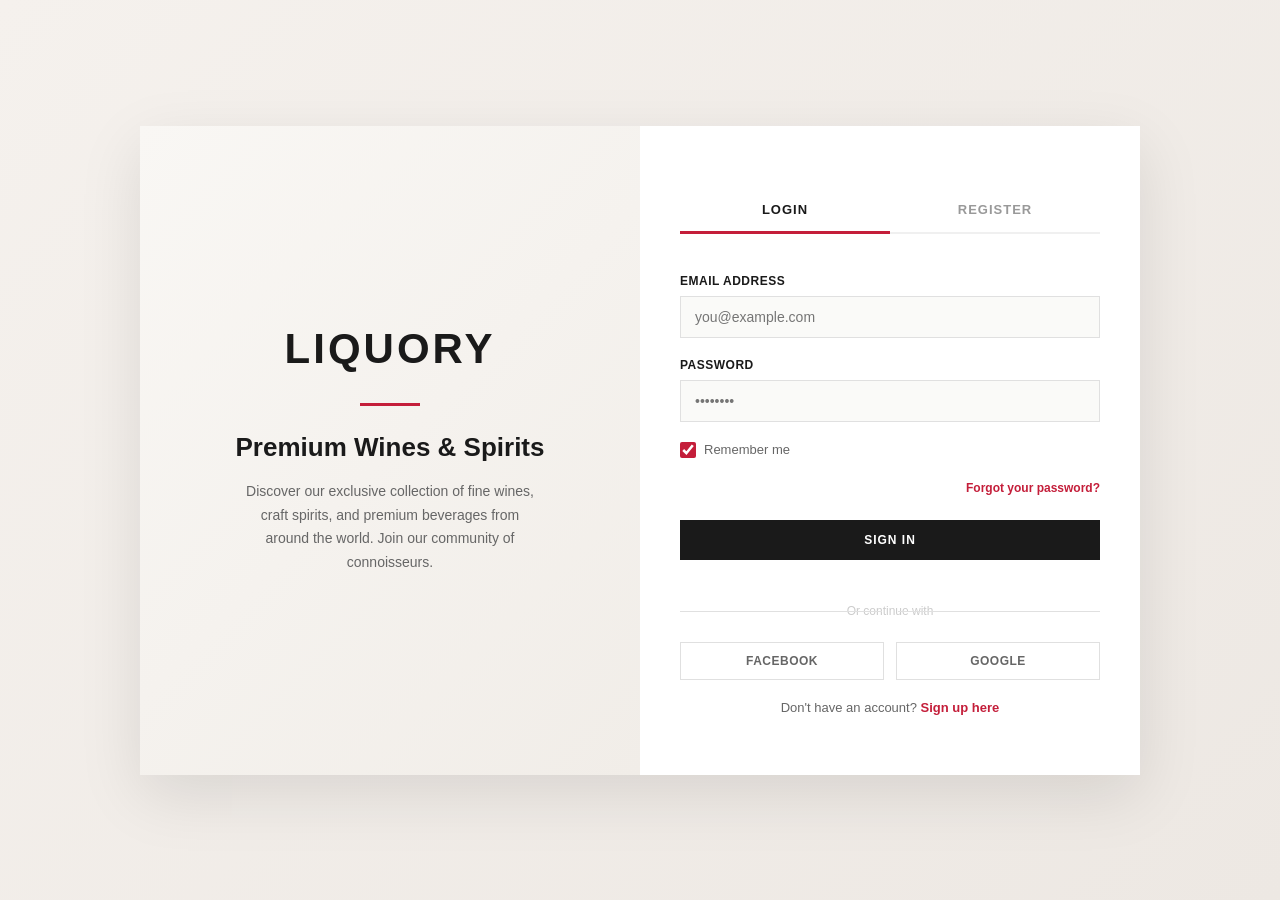
<file: FinalProject_Front/Login.html>
<!DOCTYPE html>
<html lang="en">
<head>
    <meta charset="UTF-8">
    <meta name="viewport" content="width=device-width, initial-scale=1.0">
    <title>Liquory - Login & Register</title>
    <link rel="stylesheet" href="https://cdnjs.cloudflare.com/ajax/libs/font-awesome/6.5.0/css/all.min.css" />
    <link rel="stylesheet" href="./assets/css/Login.css">
</head>
<body>
    <div class="container">
        <div class="left-section">
            <div class="logo">Liquory</div>
            <div class="brand-accent"></div>
            <h2>Premium Wines & Spirits</h2>
            <p>Discover our exclusive collection of fine wines, craft spirits, and premium beverages from around the world. Join our community of connoisseurs.</p>
        </div>

        <div class="right-section">
            <div class="tabs">
                <button class="tab-btn active" data-tab="login">Login</button>
                <button class="tab-btn" data-tab="register">Register</button>
            </div>

            <div id="login" class="tab-content active">
                <form onsubmit="handleLogin(event)">
                    <div class="form-group">
                        <label for="login-email">Email Address</label>
                        <input type="email" id="login-email" placeholder="you@example.com" required>
                    </div>

                    <div class="form-group">
                        <label for="login-password">Password</label>
                        <input type="password" id="login-password" placeholder="••••••••" required>
                    </div>

                    <div class="checkbox-group">
                        <input type="checkbox" id="remember" checked>
                        <label for="remember">Remember me</label>
                    </div>

                    <div class="forgot-password">
                        <a href="#forgot">Forgot your password?</a>
                    </div>

                    <button type="submit" class="submit-btn">Sign In</button>
                </form>

                <div class="divider">Or continue with</div>

                <div class="social-login">
                    <button class="social-btn">Facebook</button>
                    <button class="social-btn">Google</button>
                </div>

                <div class="signup-link">
                    Don't have an account? <a href="#" onclick="switchTab('register')">Sign up here</a>
                </div>
            </div>

            <div id="register" class="tab-content">
                <form onsubmit="handleRegister(event)">
                    <div class="form-row">
                        <div class="form-group">
                            <label for="first-name">First Name</label>
                            <input type="text" id="first-name" placeholder="John" required>
                        </div>
                        <div class="form-group">
                            <label for="last-name">Last Name</label>
                            <input type="text" id="last-name" placeholder="Doe" required>
                        </div>
                    </div>

                    <div class="form-group">
                        <label for="register-email">Email Address</label>
                        <input type="email" id="register-email" placeholder="you@example.com" required>
                    </div>

                    <div class="form-group">
                        <label for="register-password">Password</label>
                        <input type="password" id="register-password" placeholder="••••••••" required>
                    </div>

                    <div class="form-group">
                        <label for="confirm-password">Confirm Password</label>
                        <input type="password" id="confirm-password" placeholder="••••••••" required>
                    </div>

                    <div class="checkbox-group">
                        <input type="checkbox" id="terms" required>
                        <label for="terms">I agree to the Terms & Conditions</label>
                    </div>

                    <button type="submit" class="submit-btn">Create Account</button>
                </form>

                <div class="divider">Or sign up with</div>

                <div class="social-login">
                    <button class="social-btn">Facebook</button>
                    <button class="social-btn">Google</button>
                </div>

                <div class="signup-link">
                    Already have an account? <a href="#" onclick="switchTab('login')">Sign in here</a>
                </div>
            </div>
        </div>
    </div>

    <script src="./assets/js/Login.js"></script>
</body>
</html>
</file>
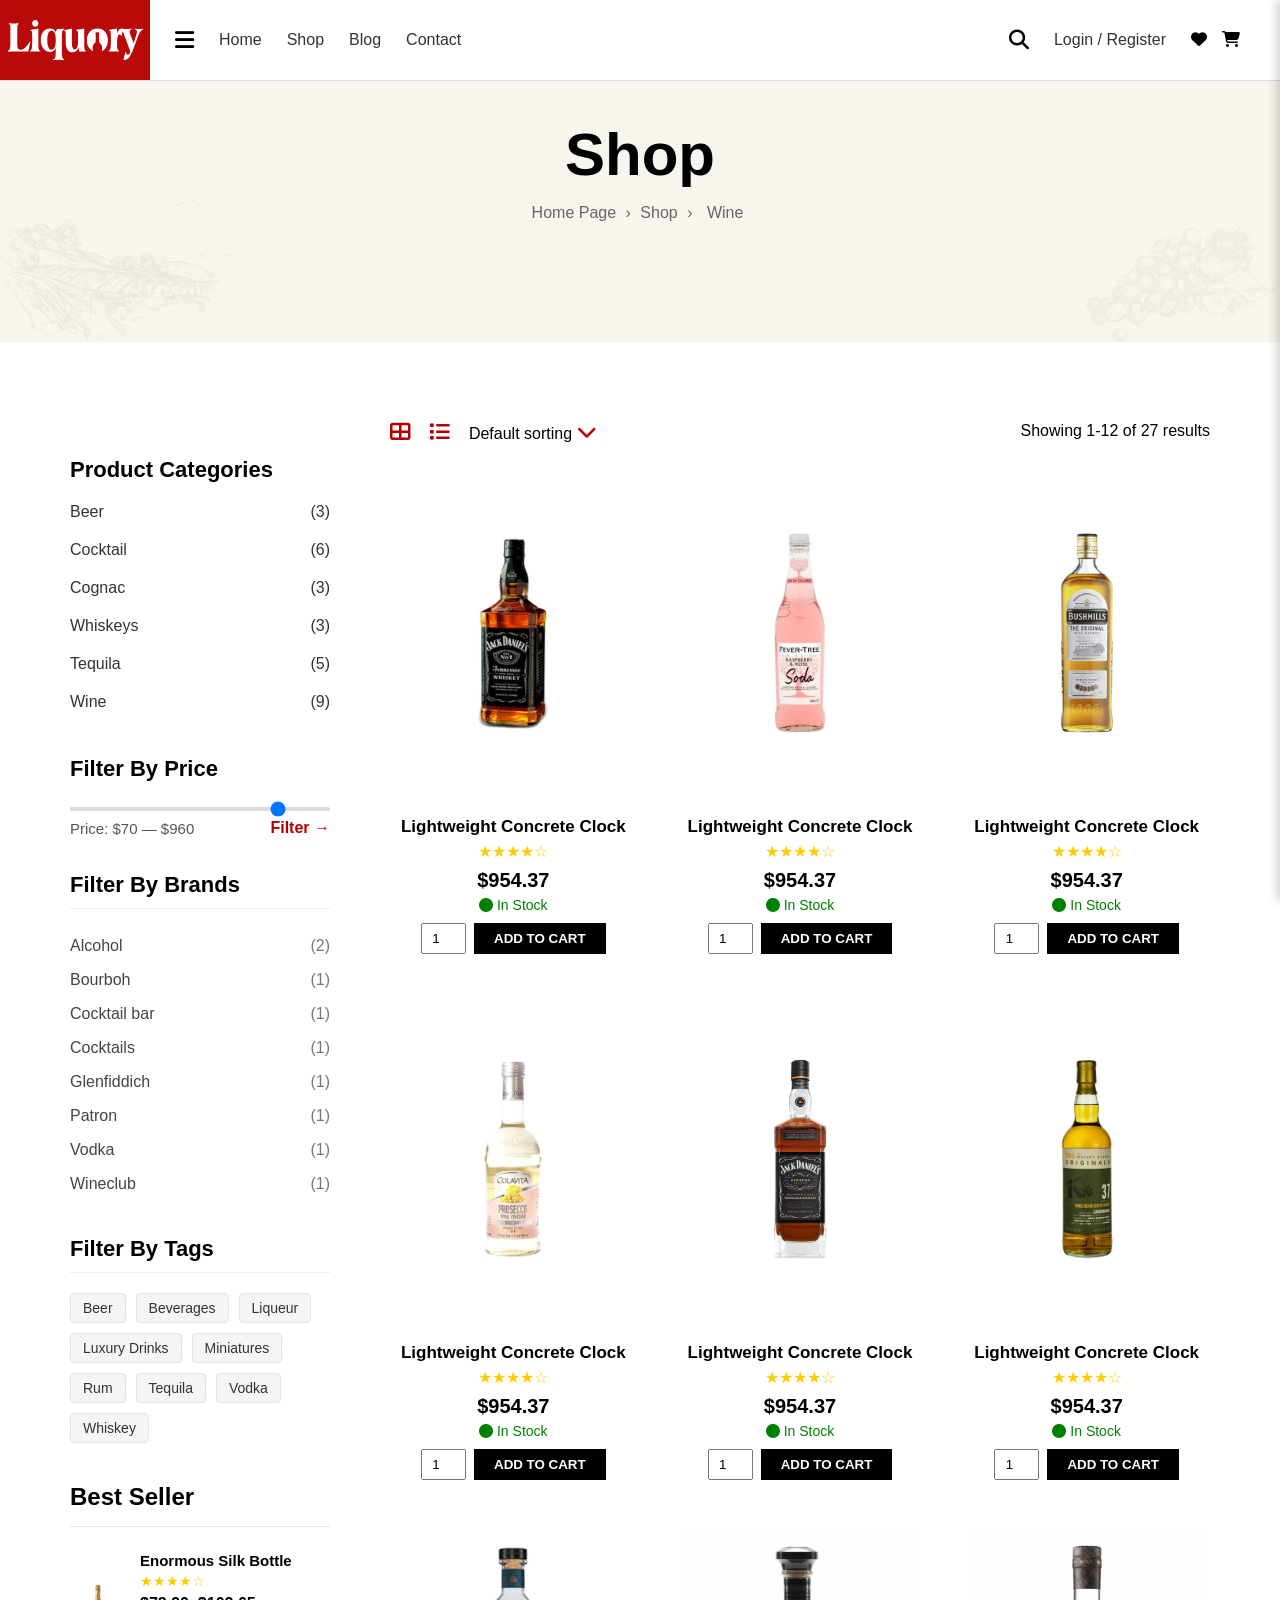
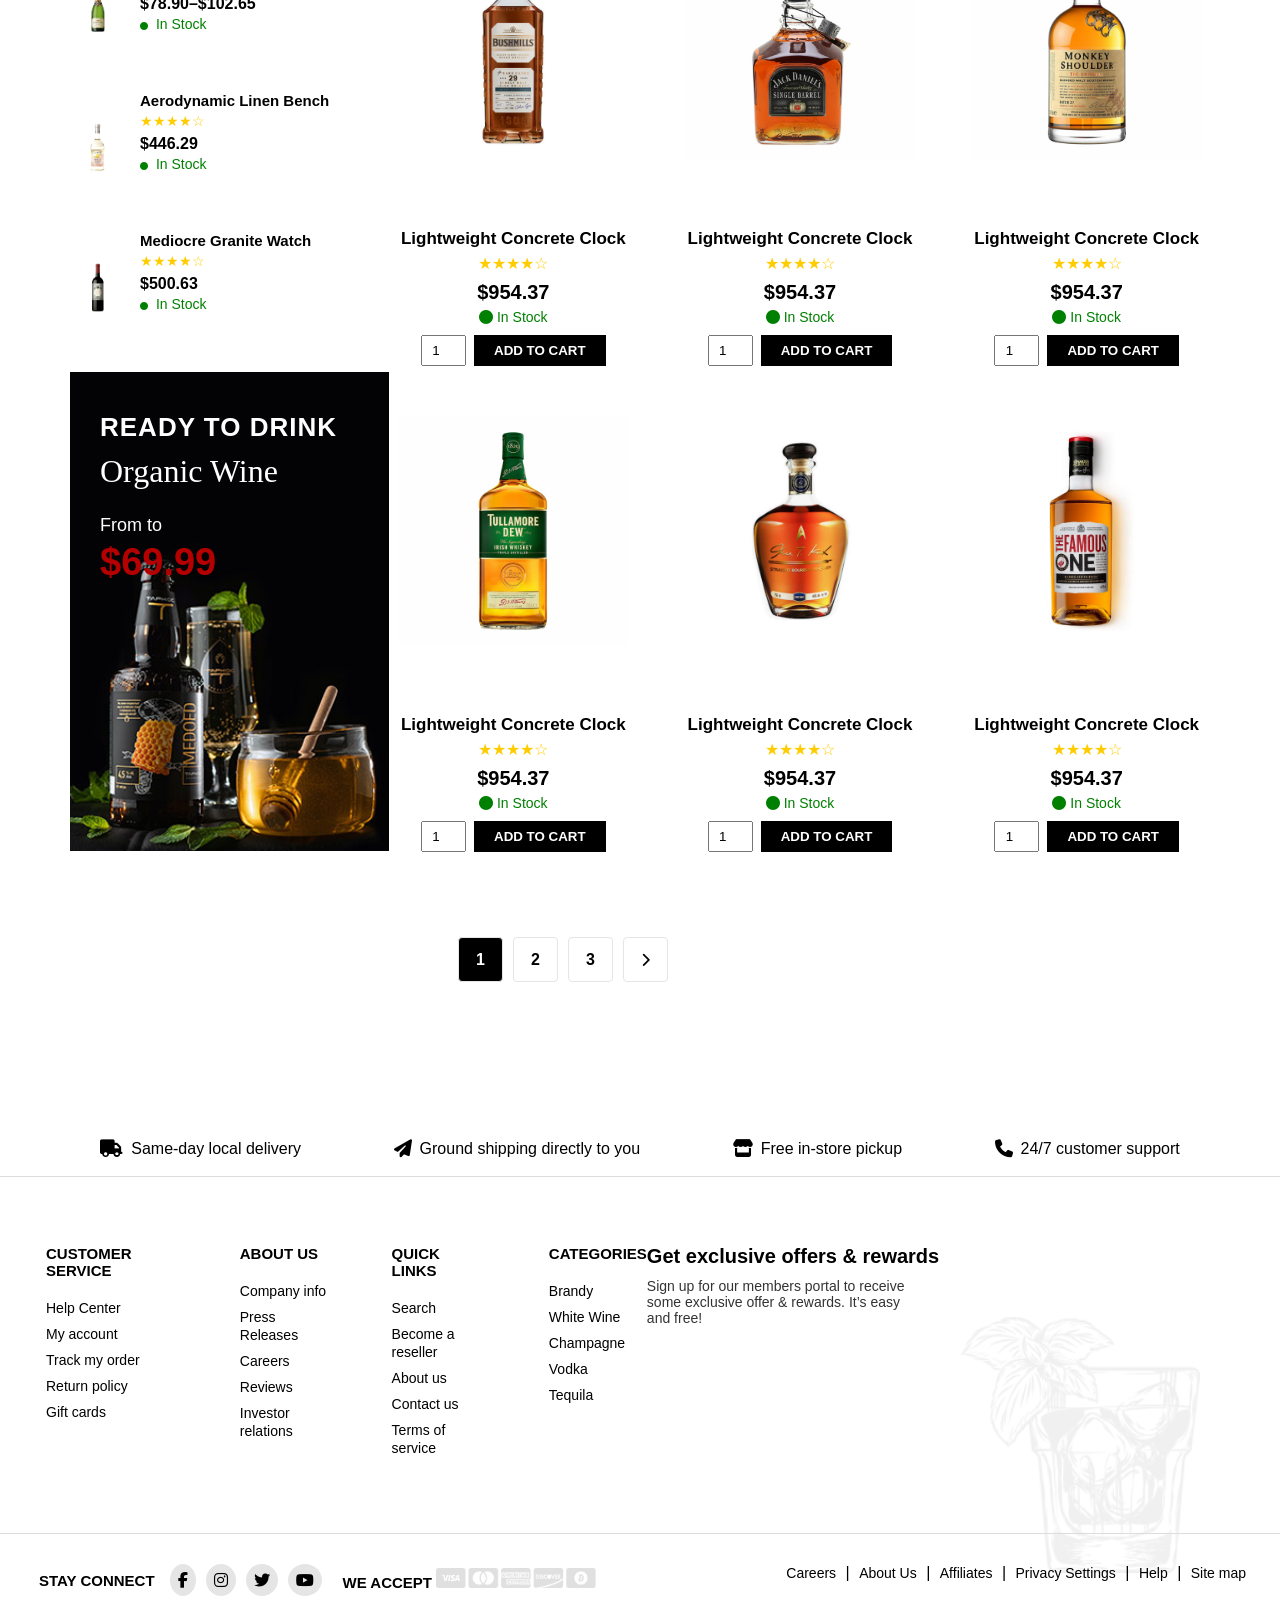
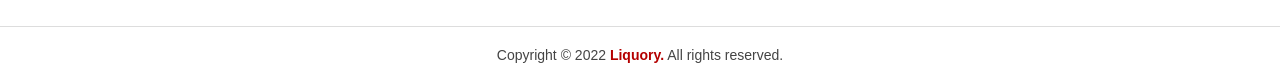
<file: FinalProject_Front/Shop1.html>
<!DOCTYPE html>
<html lang="en">

<head>
    <meta charset="UTF-8">
    <meta name="viewport" content="width=device-width, initial-scale=1.0">
    <title>LiquoryShop1</title>
    <link rel="stylesheet" href="https://cdnjs.cloudflare.com/ajax/libs/font-awesome/6.5.0/css/all.min.css" />
    <link rel="stylesheet" href="./assets/css/Shop1.css">
</head>


<body>

    <header>
        <nav class="navbar">
            <div class="nav-left">
                <div class="red-box">
                    <img src="./assets/img/logo-white (2).svg" alt="">
                </div>

                <div class="sidebar-icon" onclick="toggleSidebar()">
                    <i class="fas fa-bars"></i>
                </div>
                <div id="sidebar-dropdown" class="sidebar-dropdown">
                    <ul>
                        <li>
                            <a href="Wine.html">
                                <i class="fa-solid fa-wine-glass"></i> Wine
                            </a>
                        </li>

                        <li>
                            <a href="Beer.html">
                                <i class="fa-solid fa-beer-mug-empty"></i> Beer
                            </a>
                        </li>

                        <li>
                            <a href="Whiskey.html">
                                <i class="fa-solid fa-whiskey-glass"></i> Whiskey
                            </a>
                        </li>

                        <li>
                            <a href="Cogac.html">
                                <i class="fa-solid fa-whiskey-glass"></i> Cognac
                            </a>
                        </li>

                        <li>
                            <a href="Cocktail.html">
                                <i class="fa-solid fa-martini-glass"></i> Cocktail
                            </a>
                        </li>

                        <li>
                            <a href="Tequila.html">
                                <i class="fa-solid fa-bottle-droplet"></i> Tequila
                            </a>
                        </li>
                    </ul>
                </div>


                <div class="nav-links">
                    <a href="Index.html">Home</a>
                    <a href="Shop1.html">Shop</a>
                    <a href="Blog.html">Blog</a>
                    <a href="Contact.html">Contact</a>
                </div>
            </div>

            <div class="nav-right">
                <div class="search-icon">
                    <i class="fas fa-search"></i>
                </div>
                <div class="auth">
                    <a href="#">Login / Register</a>
                </div>
                <div class="icons-nav">
                    <a href="Wishlist.html">
                        <i class="fas fa-heart"></i>
                    </a>

                    <i class="fas fa-shopping-cart" id="cartIcon"></i>
                </div>


                <div class="cart-sidebar" id="cartSidebar">
                    <div class="cart-header">
                        <h3>Shopping cart</h3>
                        <span id="closeCart" class="close-btn">CLOSE ×</span>
                    </div>

                    <div class="cart-body">
                        <p>No products in the cart.</p>
                    </div>
                </div>

                <div class="cart-overlay" id="cartOverlay"></div>
            </div>
        </nav>
    </header>





    <main>



        <section id="page-header">
            <div class="page-header-content">
                <h1>Shop</h1>

                <p class="breadcrumb">
                    <a href="#">Home Page</a> <span>›</span>
                    <a href="#">Shop</a> <span>›</span>
                    <span>Wine</span>
                </p>
            </div>
        </section>




        <section id="shop-page">
            <div class="shop-layout">

                <aside class="sidebar">

                    <section class="filter-section">
                        <h3 class="filter-title">Product Categories</h3>

                        <ul class="category-list">
                            <!-- <li>Accessories <span>(3)</span></li> -->
                            <li>Beer <span>(3)</span></li>
                            <li>Cocktail <span>(6)</span></li>
                            <li>Cognac <span>(3)</span></li>
                            <!-- <li>Deals <span>(7)</span></li> -->
                            <!-- <li>Others Drinks <span>(2)</span></li> -->
                            <li>Whiskeys <span>(3)</span></li>
                            <li>Tequila <span>(5)</span></li>
                            <!-- <li>Uncategorized <span>(3)</span></li> -->
                            <li>Wine <span>(9)</span></li>
                        </ul>
                    </section>



                    <section class="filter-section">
                        <h3 class="filter-title">Filter By Price</h3>

                        <div class="price-filter">
                            <input type="range" min="70" max="960" value="800">

                            <div class="filter-footer">
                                <p class="price-range">Price: $70 — $960</p>
                                <a href="#" class="filter-link">Filter →</a>
                            </div>
                        </div>
                    </section>



                    <section class="filter-section">
                        <h3 class="filter-title">Filter By Brands</h3>
                        <hr class="filter-line">

                        <ul class="brand-list">
                            <li>Alcohol <span>(2)</span></li>
                            <li>Bourboh <span>(1)</span></li>
                            <li>Cocktail bar <span>(1)</span></li>
                            <li>Cocktails <span>(1)</span></li>
                            <li>Glenfiddich <span>(1)</span></li>
                            <li>Patron <span>(1)</span></li>
                            <li>Vodka <span>(1)</span></li>
                            <li>Wineclub <span>(1)</span></li>
                        </ul>
                    </section>



                    <section class="filter-section">
                        <h3 class="filter-title">Filter By Tags</h3>
                        <hr class="filter-line">

                        <div class="tag-box">
                            <span class="tag">Beer</span>
                            <span class="tag">Beverages</span>
                            <span class="tag">Liqueur</span>
                            <span class="tag">Luxury Drinks</span>
                            <span class="tag">Miniatures</span>
                            <span class="tag">Rum</span>
                            <span class="tag">Tequila</span>
                            <span class="tag">Vodka</span>
                            <span class="tag">Whiskey</span>
                        </div>
                    </section>






                    <section class="best-seller-box">
                        <h3 class="best-seller-title">Best Seller</h3>
                        <hr class="best-line">

                        <div class="best-seller-item">
                            <img src="./assets/img/DomaineCarneros.jpg" alt="">
                            <div class="best-info">
                                <h4>Enormous Silk Bottle</h4>
                                <div class="stars">★★★★☆</div>
                                <p class="best-price">$78.90–$102.65</p>
                                <p class="best-stock"><i class="fa-solid fa-circle"></i> In Stock</p>
                            </div>
                        </div>

                        <div class="best-seller-item">
                            <img src="./assets/img/Prosecco.jpg" alt="">
                            <div class="best-info">
                                <h4>Aerodynamic Linen Bench</h4>
                                <div class="stars">★★★★☆</div>
                                <p class="best-price">$446.29</p>
                                <p class="best-stock"><i class="fa-solid fa-circle"></i> In Stock</p>
                            </div>
                        </div>

                        <div class="best-seller-item">
                            <img src="./assets/img/RedWine.jpg" alt="">
                            <div class="best-info">
                                <h4>Mediocre Granite Watch</h4>
                                <div class="stars">★★★★☆</div>
                                <p class="best-price">$500.63</p>
                                <p class="best-stock"><i class="fa-solid fa-circle"></i> In Stock</p>
                            </div>
                        </div>
                    </section>


                    <section class="best-banner-box">
                        <div class="banner-content">
                            <h3>READY TO DRINK</h3>
                            <h2>Organic Wine</h2>
                            <p class="from">From to</p>
                            <p class="price">$69.99</p>
                        </div>

                        <img src="./assets/img/Banner2-1.jpg" alt="">
                    </section>


                </aside>


                <div class="products-area">

                    <div class="products-header">
                        <div class="sorting-left">
                            <i class="fa-solid fa-table-cells-large"></i>
                            <i class="fa-solid fa-list"></i>
                            <span>Default sorting <i class="fa-solid fa-chevron-down"></i></span>
                        </div>

                        <div class="results-right">
                            Showing 1-12 of 27 results
                        </div>
                    </div>

                    <div class="products-grid">

                        <div class="product-card">

                            <div class="product-img">
                                <img src="./assets/img/JackDaniels.jpg" alt="">

                                <div class="product-icons">
                                    <i class="fa-solid fa-magnifying-glass"></i>
                                    <i class="fa-solid fa-cart-shopping"></i>
                                </div>
                            </div>

                            <h4>Lightweight Concrete Clock</h4>
                            <div class="stars">★★★★☆</div>
                            <p class="price">$954.37</p>
                            <p class="stock"><i class="fa-solid fa-circle"></i> In Stock</p>

                            <div class="cart">
                                <input type="number" value="1">
                                <button>ADD TO CART</button>
                            </div>
                        </div>

                        <div class="product-card">

                            <div class="product-img">
                                <img src="./assets/img/FeverTree.jpg" alt="">

                                <div class="product-icons">
                                    <i class="fa-solid fa-magnifying-glass"></i>
                                    <i class="fa-solid fa-cart-shopping"></i>
                                </div>
                            </div>

                            <h4>Lightweight Concrete Clock</h4>
                            <div class="stars">★★★★☆</div>
                            <p class="price">$954.37</p>
                            <p class="stock"><i class="fa-solid fa-circle"></i> In Stock</p>

                            <div class="cart">
                                <input type="number" value="1">
                                <button>ADD TO CART</button>
                            </div>
                        </div>

                        <div class="product-card">

                            <div class="product-img">
                                <img src="./assets/img/BushmillsOriginal.jpg" alt="">

                                <div class="product-icons">
                                    <i class="fa-solid fa-magnifying-glass"></i>
                                    <i class="fa-solid fa-cart-shopping"></i>
                                </div>
                            </div>

                            <h4>Lightweight Concrete Clock</h4>
                            <div class="stars">★★★★☆</div>
                            <p class="price">$954.37</p>
                            <p class="stock"><i class="fa-solid fa-circle"></i> In Stock</p>

                            <div class="cart">
                                <input type="number" value="1">
                                <button>ADD TO CART</button>
                            </div>
                        </div>
                        <div class="product-card">

                            <div class="product-img">
                                <img src="./assets/img/Prosecco.jpg" alt="">

                                <div class="product-icons">
                                    <i class="fa-solid fa-magnifying-glass"></i>
                                    <i class="fa-solid fa-cart-shopping"></i>
                                </div>
                            </div>

                            <h4>Lightweight Concrete Clock</h4>
                            <div class="stars">★★★★☆</div>
                            <p class="price">$954.37</p>
                            <p class="stock"><i class="fa-solid fa-circle"></i> In Stock</p>

                            <div class="cart">
                                <input type="number" value="1">
                                <button>ADD TO CART</button>
                            </div>
                        </div>
                        <div class="product-card">

                            <div class="product-img">
                                <img src="./assets/img/JackDanielsMain.jpg" alt="">

                                <div class="product-icons">
                                    <i class="fa-solid fa-magnifying-glass"></i>
                                    <i class="fa-solid fa-cart-shopping"></i>
                                </div>
                            </div>

                            <h4>Lightweight Concrete Clock</h4>
                            <div class="stars">★★★★☆</div>
                            <p class="price">$954.37</p>
                            <p class="stock"><i class="fa-solid fa-circle"></i> In Stock</p>

                            <div class="cart">
                                <input type="number" value="1">
                                <button>ADD TO CART</button>
                            </div>
                        </div>
                        <div class="product-card">

                            <div class="product-img">
                                <img src="./assets/img/TheWhiskyBarrel.jpg" alt="">

                                <div class="product-icons">
                                    <i class="fa-solid fa-magnifying-glass"></i>
                                    <i class="fa-solid fa-cart-shopping"></i>
                                </div>
                            </div>

                            <h4>Lightweight Concrete Clock</h4>
                            <div class="stars">★★★★☆</div>
                            <p class="price">$954.37</p>
                            <p class="stock"><i class="fa-solid fa-circle"></i> In Stock</p>

                            <div class="cart">
                                <input type="number" value="1">
                                <button>ADD TO CART</button>
                            </div>
                        </div>

                    </div>





                    <div class="products-grid">

                        <div class="product-card">

                            <div class="product-img">
                                <img src="./assets/img/Bushmills.jpg" alt="">

                                <div class="product-icons">
                                    <i class="fa-solid fa-magnifying-glass"></i>
                                    <i class="fa-solid fa-cart-shopping"></i>
                                </div>
                            </div>

                            <h4>Lightweight Concrete Clock</h4>
                            <div class="stars">★★★★☆</div>
                            <p class="price">$954.37</p>
                            <p class="stock"><i class="fa-solid fa-circle"></i> In Stock</p>

                            <div class="cart">
                                <input type="number" value="1">
                                <button>ADD TO CART</button>
                            </div>
                        </div>

                        <div class="product-card">

                            <div class="product-img">
                                <img src="./assets/img/JackDanielsKind.jpg" alt="">

                                <div class="product-icons">
                                    <i class="fa-solid fa-magnifying-glass"></i>
                                    <i class="fa-solid fa-cart-shopping"></i>
                                </div>
                            </div>

                            <h4>Lightweight Concrete Clock</h4>
                            <div class="stars">★★★★☆</div>
                            <p class="price">$954.37</p>
                            <p class="stock"><i class="fa-solid fa-circle"></i> In Stock</p>

                            <div class="cart">
                                <input type="number" value="1">
                                <button>ADD TO CART</button>
                            </div>
                        </div>

                        <div class="product-card">

                            <div class="product-img">
                                <img src="./assets/img/MonkeyShoulder.jpg" alt="">

                                <div class="product-icons">
                                    <i class="fa-solid fa-magnifying-glass"></i>
                                    <i class="fa-solid fa-cart-shopping"></i>
                                </div>
                            </div>

                            <h4>Lightweight Concrete Clock</h4>
                            <div class="stars">★★★★☆</div>
                            <p class="price">$954.37</p>
                            <p class="stock"><i class="fa-solid fa-circle"></i> In Stock</p>

                            <div class="cart">
                                <input type="number" value="1">
                                <button>ADD TO CART</button>
                            </div>
                        </div>
                    </div>





                    <div class="products-grid">

                        <div class="product-card">

                            <div class="product-img">
                                <img src="./assets/img/TullamoreDew.jpg" alt="">

                                <div class="product-icons">
                                    <i class="fa-solid fa-magnifying-glass"></i>
                                    <i class="fa-solid fa-cart-shopping"></i>
                                </div>
                            </div>

                            <h4>Lightweight Concrete Clock</h4>
                            <div class="stars">★★★★☆</div>
                            <p class="price">$954.37</p>
                            <p class="stock"><i class="fa-solid fa-circle"></i> In Stock</p>

                            <div class="cart">
                                <input type="number" value="1">
                                <button>ADD TO CART</button>
                            </div>
                        </div>

                        <div class="product-card">

                            <div class="product-img">
                                <img src="./assets/img/Whiskey2.jpg" alt="">

                                <div class="product-icons">
                                    <i class="fa-solid fa-magnifying-glass"></i>
                                    <i class="fa-solid fa-cart-shopping"></i>
                                </div>
                            </div>

                            <h4>Lightweight Concrete Clock</h4>
                            <div class="stars">★★★★☆</div>
                            <p class="price">$954.37</p>
                            <p class="stock"><i class="fa-solid fa-circle"></i> In Stock</p>

                            <div class="cart">
                                <input type="number" value="1">
                                <button>ADD TO CART</button>
                            </div>
                        </div>

                        <div class="product-card">

                            <div class="product-img">
                                <img src="./assets/img/TheFamousOne.jpg" alt="">

                                <div class="product-icons">
                                    <i class="fa-solid fa-magnifying-glass"></i>
                                    <i class="fa-solid fa-cart-shopping"></i>
                                </div>
                            </div>

                            <h4>Lightweight Concrete Clock</h4>
                            <div class="stars">★★★★☆</div>
                            <p class="price">$954.37</p>
                            <p class="stock"><i class="fa-solid fa-circle"></i> In Stock</p>

                            <div class="cart">
                                <input type="number" value="1">
                                <button>ADD TO CART</button>
                            </div>
                        </div>


                    </div>



                    <div class="pagination">
                        <a href="Shop1.html" class="page active">1</a>
                        <a href="Shop2.html" class="page">2</a>
                        <a href="Shop3.html"page class="page"">3</a>
                        <a href="Shop2.html" class="page next">
                            <i class="fa-solid fa-chevron-right"></i>
                        </a>
                    </div>

                </div>

            </div>
        </section>


    </main>




    <footer id="footer">
        <div class="footer-top">
            <div class="footer-info">
                <i class="fa-solid fa-truck"></i>
                <p>Same-day local delivery</p>
            </div>
            <div class="footer-info">
                <i class="fa-solid fa-paper-plane"></i>
                <p>Ground shipping directly to you</p>
            </div>
            <div class="footer-info">
                <i class="fa-solid fa-store"></i>
                <p>Free in-store pickup</p>
            </div>
            <div class="footer-info">
                <i class="fa-solid fa-phone"></i>
                <p>24/7 customer support</p>
            </div>
        </div>

        <div class="footer-main">
            <div class="footer-cols">
                <div class="footer-col">
                    <h4>CUSTOMER SERVICE</h4>
                    <ul>
                        <li><a href="#">Help Center</a></li>
                        <li><a href="#">My account</a></li>
                        <li><a href="#">Track my order</a></li>
                        <li><a href="#">Return policy</a></li>
                        <li><a href="#">Gift cards</a></li>
                    </ul>
                </div>

                <div class="footer-col">
                    <h4>ABOUT US</h4>
                    <ul>
                        <li><a href="#">Company info</a></li>
                        <li><a href="#">Press Releases</a></li>
                        <li><a href="#">Careers</a></li>
                        <li><a href="#">Reviews</a></li>
                        <li><a href="#">Investor relations</a></li>
                    </ul>
                </div>

                <div class="footer-col">
                    <h4>QUICK LINKS</h4>
                    <ul>
                        <li><a href="#">Search</a></li>
                        <li><a href="#">Become a reseller</a></li>
                        <li><a href="#">About us</a></li>
                        <li><a href="#">Contact us</a></li>
                        <li><a href="#">Terms of service</a></li>
                    </ul>
                </div>

                <div class="footer-col">
                    <h4>CATEGORIES</h4>
                    <ul>
                        <li><a href="#">Brandy</a></li>
                        <li><a href="#">White Wine</a></li>
                        <li><a href="#">Champagne</a></li>
                        <li><a href="#">Vodka</a></li>
                        <li><a href="#">Tequila</a></li>
                    </ul>
                </div>
            </div>

            <div class="footer-offer">
                <h3>Get exclusive offers & rewards</h3>
                <p>
                    Sign up for our members portal to receive some exclusive offer & rewards. It’s easy and free!
                </p>
            </div>
        </div>

        <div class="footer-bottom">
            <div class="footer-left">
                <div class="social">
                    <span class="title">STAY CONNECT</span>
                    <div class="social-icons">
                        <i class="fa-brands fa-facebook-f"></i>
                        <i class="fa-brands fa-instagram"></i>
                        <i class="fa-brands fa-twitter"></i>
                        <i class="fa-brands fa-youtube"></i>
                    </div>
                </div>

                <div class="payments">
                    <span class="title">WE ACCEPT</span>
                    <img src="./assets/img/PaymentLogo.png" alt="">
                </div>
            </div>

            <div class="footer-right">
                <div class="links">
                    <a href="#">Careers</a> |
                    <a href="#">About Us</a> |
                    <a href="#">Affiliates</a> |
                    <a href="#">Privacy Settings</a> |
                    <a href="#">Help</a> |
                    <a href="#">Site map</a>
                </div>
            </div>
        </div>
        <div class="footer-copy">
            <p>Copyright © 2022 <span>Liquory.</span> All rights reserved.</p>
        </div>
        <img src="./assets/img/Glass.png" alt="Footer Decoration" class="footer-side-image">
    </footer>


    <script src="./assets/js/Shop1.js"></script>

</body>


</html>
</file>
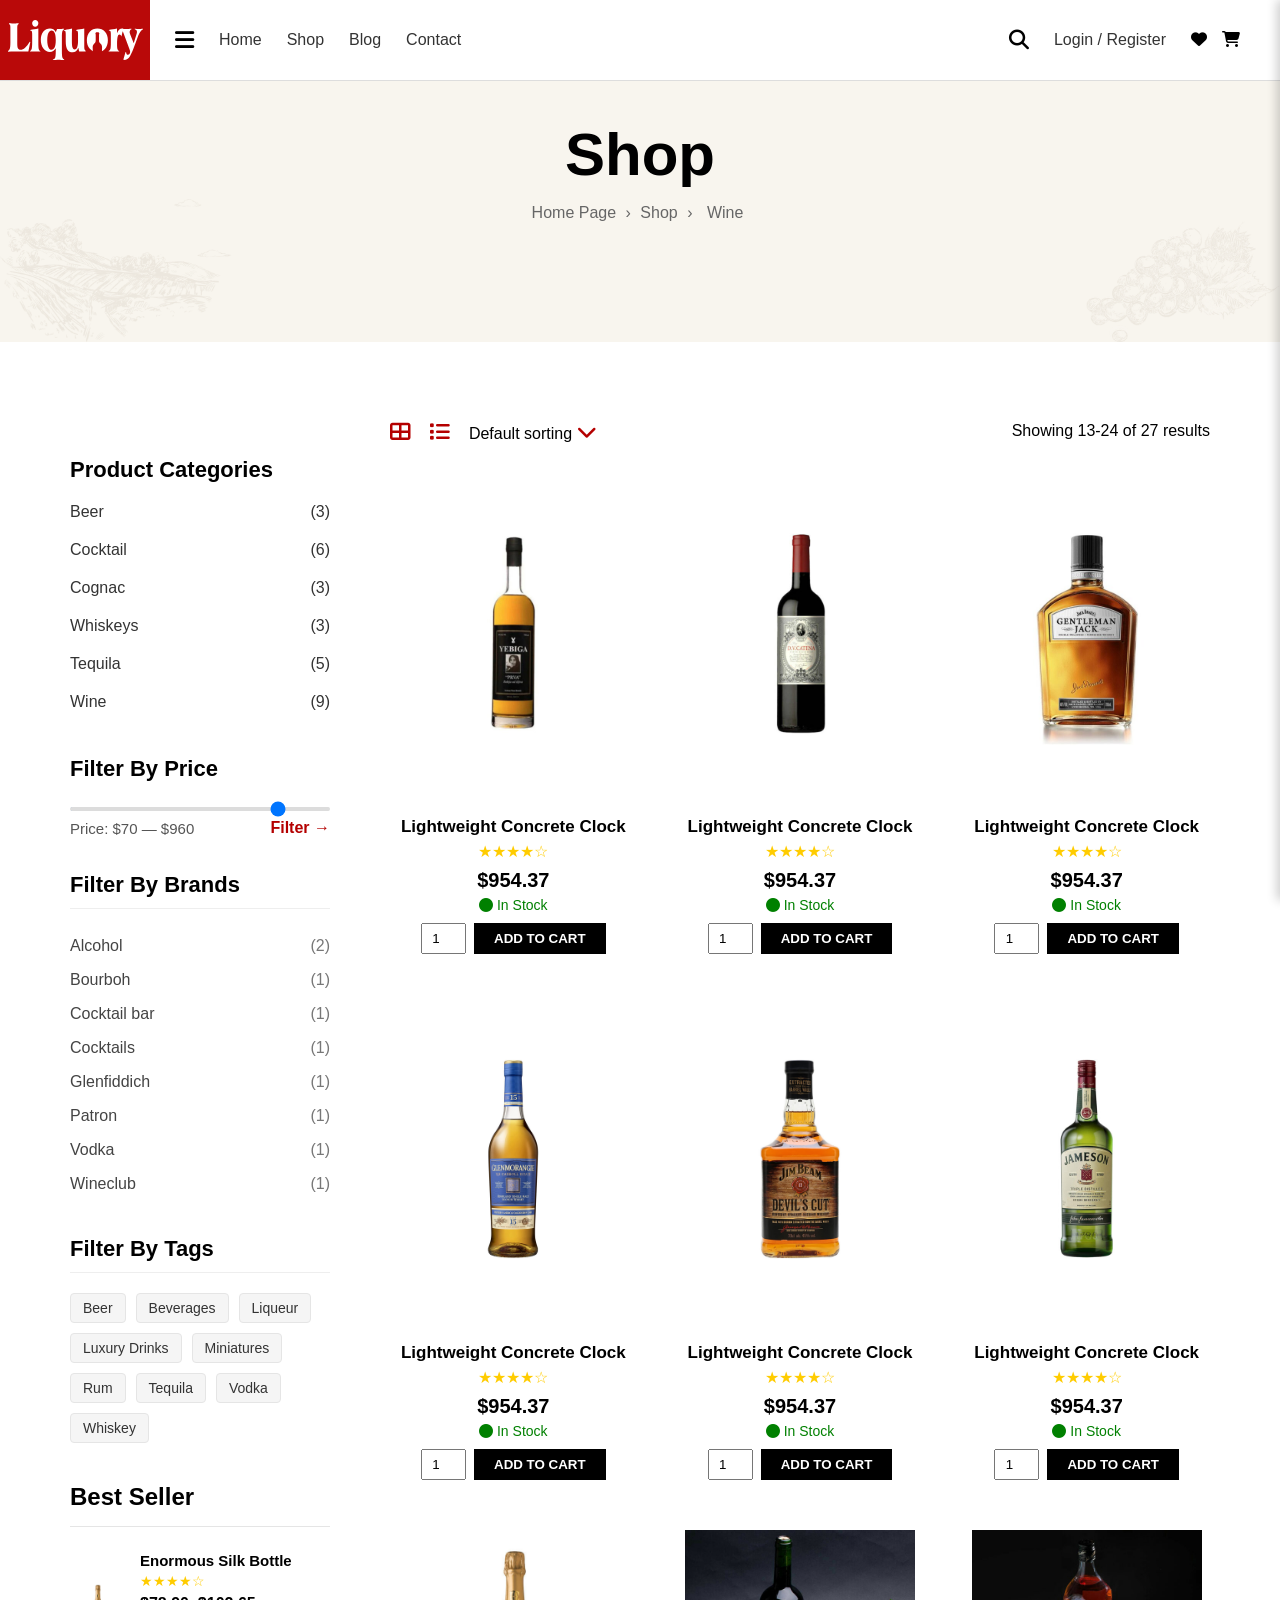
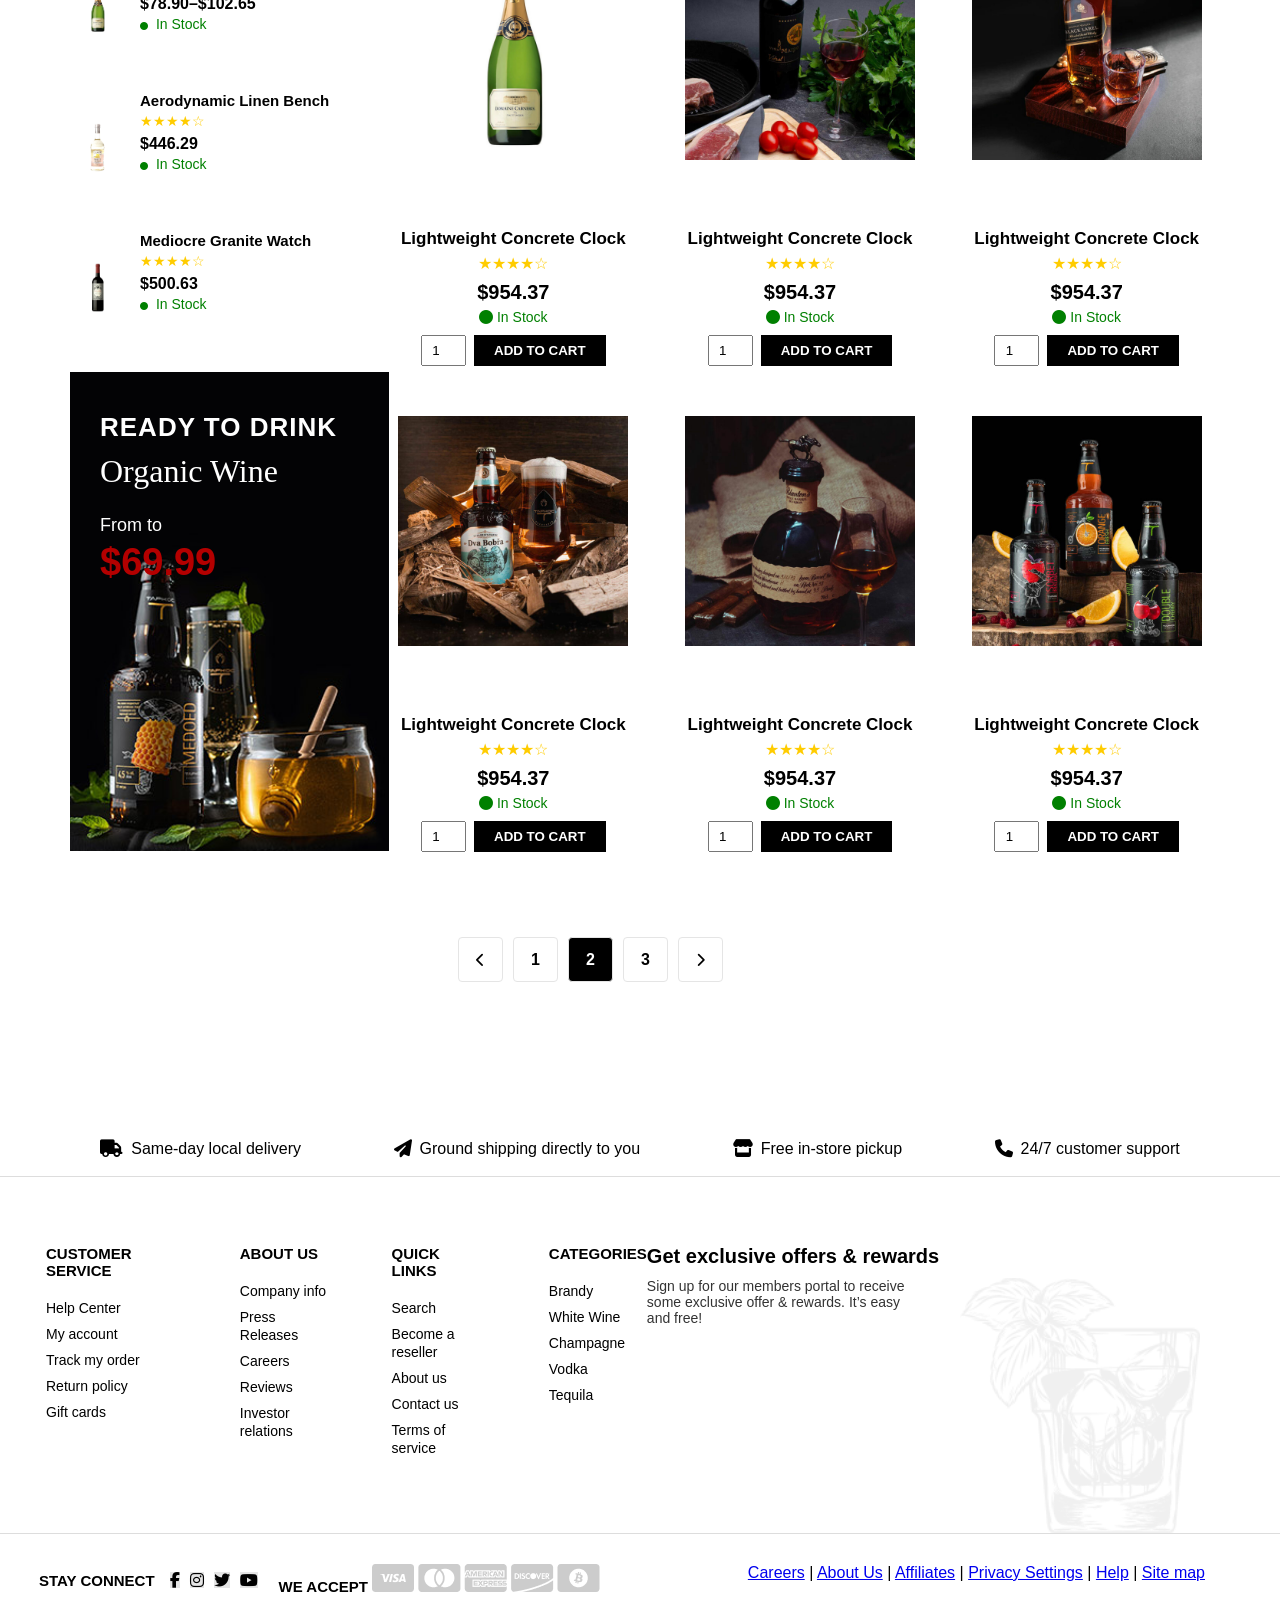
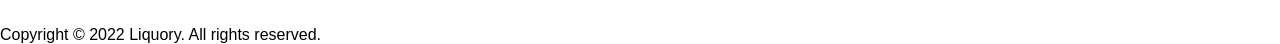
<file: FinalProject_Front/Shop2.html>
<!DOCTYPE html>
<html lang="en">

<head>
    <meta charset="UTF-8">
    <meta name="viewport" content="width=device-width, initial-scale=1.0">
    <title>LiquoryShop2</title>
    <link rel="stylesheet" href="https://cdnjs.cloudflare.com/ajax/libs/font-awesome/6.5.0/css/all.min.css" />
    <link rel="stylesheet" href="./assets/css/Shop2.css">
</head>


<body>

    <header>
        <nav class="navbar">
            <div class="nav-left">
                <div class="red-box">
                    <img src="./assets/img/logo-white (2).svg" alt="">
                </div>

                <div class="sidebar-icon" onclick="toggleSidebar()">
                    <i class="fas fa-bars"></i>
                </div>
                <div id="sidebar-dropdown" class="sidebar-dropdown">
                    <ul>
                        <li>
                            <a href="Wine.html">
                                <i class="fa-solid fa-wine-glass"></i> Wine
                            </a>
                        </li>

                        <li>
                            <a href="Beer.html">
                                <i class="fa-solid fa-beer-mug-empty"></i> Beer
                            </a>
                        </li>

                        <li>
                            <a href="Whiskey.html">
                                <i class="fa-solid fa-whiskey-glass"></i> Whiskey
                            </a>
                        </li>

                        <li>
                            <a href="Cogac.html">
                                <i class="fa-solid fa-whiskey-glass"></i> Cognac
                            </a>
                        </li>

                        <li>
                            <a href="Cocktail.html">
                                <i class="fa-solid fa-martini-glass"></i> Cocktail
                            </a>
                        </li>

                        <li>
                            <a href="Tequila.html">
                                <i class="fa-solid fa-bottle-droplet"></i> Tequila
                            </a>
                        </li>
                    </ul>
                </div>


                <div class="nav-links">
                    <a href="Index.html">Home</a>
                    <a href="Shop1.html">Shop</a>
                    <a href="Blog.html">Blog</a>
                    <a href="Contact.html">Contact</a>
                </div>
            </div>

            <div class="nav-right">
                <div class="search-icon">
                    <i class="fas fa-search"></i>
                </div>
                <div class="auth">
                    <a href="#">Login / Register</a>
                </div>
                <div class="icons-nav">
                    <a href="Wishlist.html">
                        <i class="fas fa-heart"></i>
                    </a>

                    <i class="fas fa-shopping-cart" id="cartIcon"></i>
                </div>


                <div class="cart-sidebar" id="cartSidebar">
                    <div class="cart-header">
                        <h3>Shopping cart</h3>
                        <span id="closeCart" class="close-btn">CLOSE ×</span>
                    </div>

                    <div class="cart-body">
                        <p>No products in the cart.</p>
                    </div>
                </div>

                <div class="cart-overlay" id="cartOverlay"></div>
            </div>
        </nav>
    </header>


    <main>

        <section id="page-header">
            <div class="page-header-content">
                <h1>Shop</h1>

                <p class="breadcrumb">
                    <a href="#">Home Page</a> <span>›</span>
                    <a href="#">Shop</a> <span>›</span>
                    <span>Wine</span>
                </p>
            </div>
        </section>




        <section id="shop-page">
            <div class="shop-layout">

                <aside class="sidebar">

                    <section class="filter-section">
                        <h3 class="filter-title">Product Categories</h3>

                        <ul class="category-list">
                            <!-- <li>Accessories <span>(3)</span></li> -->
                            <li>Beer <span>(3)</span></li>
                            <li>Cocktail <span>(6)</span></li>
                            <li>Cognac <span>(3)</span></li>
                            <!-- <li>Deals <span>(7)</span></li> -->
                            <!-- <li>Others Drinks <span>(2)</span></li> -->
                            <li>Whiskeys <span>(3)</span></li>
                            <li>Tequila <span>(5)</span></li>
                            <!-- <li>Uncategorized <span>(3)</span></li> -->
                            <li>Wine <span>(9)</span></li>
                        </ul>
                    </section>



                    <section class="filter-section">
                        <h3 class="filter-title">Filter By Price</h3>

                        <div class="price-filter">
                            <input type="range" min="70" max="960" value="800">

                            <div class="filter-footer">
                                <p class="price-range">Price: $70 — $960</p>
                                <a href="#" class="filter-link">Filter →</a>
                            </div>
                        </div>
                    </section>


                    <section class="filter-section">
                        <h3 class="filter-title">Filter By Brands</h3>
                        <hr class="filter-line">

                        <ul class="brand-list">
                            <li>Alcohol <span>(2)</span></li>
                            <li>Bourboh <span>(1)</span></li>
                            <li>Cocktail bar <span>(1)</span></li>
                            <li>Cocktails <span>(1)</span></li>
                            <li>Glenfiddich <span>(1)</span></li>
                            <li>Patron <span>(1)</span></li>
                            <li>Vodka <span>(1)</span></li>
                            <li>Wineclub <span>(1)</span></li>
                        </ul>
                    </section>


                    <section class="filter-section">
                        <h3 class="filter-title">Filter By Tags</h3>
                        <hr class="filter-line">

                        <div class="tag-box">
                            <span class="tag">Beer</span>
                            <span class="tag">Beverages</span>
                            <span class="tag">Liqueur</span>
                            <span class="tag">Luxury Drinks</span>
                            <span class="tag">Miniatures</span>
                            <span class="tag">Rum</span>
                            <span class="tag">Tequila</span>
                            <span class="tag">Vodka</span>
                            <span class="tag">Whiskey</span>
                        </div>
                    </section>



                    <section class="best-seller-box">
                        <h3 class="best-seller-title">Best Seller</h3>
                        <hr class="best-line">

                        <div class="best-seller-item">
                            <img src="./assets/img/DomaineCarneros.jpg" alt="">
                            <div class="best-info">
                                <h4>Enormous Silk Bottle</h4>
                                <div class="stars">★★★★☆</div>
                                <p class="best-price">$78.90–$102.65</p>
                                <p class="best-stock"><i class="fa-solid fa-circle"></i> In Stock</p>
                            </div>
                        </div>

                        <div class="best-seller-item">
                            <img src="./assets/img/Prosecco.jpg" alt="">
                            <div class="best-info">
                                <h4>Aerodynamic Linen Bench</h4>
                                <div class="stars">★★★★☆</div>
                                <p class="best-price">$446.29</p>
                                <p class="best-stock"><i class="fa-solid fa-circle"></i> In Stock</p>
                            </div>
                        </div>

                        <div class="best-seller-item">
                            <img src="./assets/img/RedWine.jpg" alt="">
                            <div class="best-info">
                                <h4>Mediocre Granite Watch</h4>
                                <div class="stars">★★★★☆</div>
                                <p class="best-price">$500.63</p>
                                <p class="best-stock"><i class="fa-solid fa-circle"></i> In Stock</p>
                            </div>
                        </div>
                    </section>


                    <section class="best-banner-box">
                        <div class="banner-content">
                            <h3>READY TO DRINK</h3>
                            <h2>Organic Wine</h2>
                            <p class="from">From to</p>
                            <p class="price">$69.99</p>
                        </div>

                        <img src="./assets/img/Banner2-1.jpg" alt="">
                    </section>


                </aside>

                <div class="products-area">

                    <div class="products-header">
                        <div class="sorting-left">
                            <i class="fa-solid fa-table-cells-large"></i>
                            <i class="fa-solid fa-list"></i>
                            <span>Default sorting <i class="fa-solid fa-chevron-down"></i></span>
                        </div>

                        <div class="results-right">
                            Showing 13-24 of 27 results
                        </div>
                    </div>

                    <div class="products-grid">

                        <div class="product-card">

                            <div class="product-img">
                                <img src="./assets/img/PRVA.jpg" alt="">

                                <div class="product-icons">
                                    <i class="fa-solid fa-magnifying-glass"></i>
                                    <i class="fa-solid fa-cart-shopping"></i>
                                </div>
                            </div>

                            <h4>Lightweight Concrete Clock</h4>
                            <div class="stars">★★★★☆</div>
                            <p class="price">$954.37</p>
                            <p class="stock"><i class="fa-solid fa-circle"></i> In Stock</p>

                            <div class="cart">
                                <input type="number" value="1">
                                <button>ADD TO CART</button>
                            </div>
                        </div>

                        <div class="product-card">

                            <div class="product-img">
                                <img src="./assets/img/RedWine.jpg" alt="">

                                <div class="product-icons">
                                    <i class="fa-solid fa-magnifying-glass"></i>
                                    <i class="fa-solid fa-cart-shopping"></i>
                                </div>
                            </div>

                            <h4>Lightweight Concrete Clock</h4>
                            <div class="stars">★★★★☆</div>
                            <p class="price">$954.37</p>
                            <p class="stock"><i class="fa-solid fa-circle"></i> In Stock</p>

                            <div class="cart">
                                <input type="number" value="1">
                                <button>ADD TO CART</button>
                            </div>
                        </div>

                        <div class="product-card">

                            <div class="product-img">
                                <img src="./assets/img/GentleManJack.jpg" alt="">

                                <div class="product-icons">
                                    <i class="fa-solid fa-magnifying-glass"></i>
                                    <i class="fa-solid fa-cart-shopping"></i>
                                </div>
                            </div>

                            <h4>Lightweight Concrete Clock</h4>
                            <div class="stars">★★★★☆</div>
                            <p class="price">$954.37</p>
                            <p class="stock"><i class="fa-solid fa-circle"></i> In Stock</p>

                            <div class="cart">
                                <input type="number" value="1">
                                <button>ADD TO CART</button>
                            </div>
                        </div>
                        <div class="product-card">

                            <div class="product-img">
                                <img src="./assets/img/Glenmorangie.jpg" alt="">

                                <div class="product-icons">
                                    <i class="fa-solid fa-magnifying-glass"></i>
                                    <i class="fa-solid fa-cart-shopping"></i>
                                </div>
                            </div>

                            <h4>Lightweight Concrete Clock</h4>
                            <div class="stars">★★★★☆</div>
                            <p class="price">$954.37</p>
                            <p class="stock"><i class="fa-solid fa-circle"></i> In Stock</p>

                            <div class="cart">
                                <input type="number" value="1">
                                <button>ADD TO CART</button>
                            </div>
                        </div>
                        <div class="product-card">

                            <div class="product-img">
                                <img src="./assets/img/JimBeam.jpg" alt="">

                                <div class="product-icons">
                                    <i class="fa-solid fa-magnifying-glass"></i>
                                    <i class="fa-solid fa-cart-shopping"></i>
                                </div>
                            </div>

                            <h4>Lightweight Concrete Clock</h4>
                            <div class="stars">★★★★☆</div>
                            <p class="price">$954.37</p>
                            <p class="stock"><i class="fa-solid fa-circle"></i> In Stock</p>

                            <div class="cart">
                                <input type="number" value="1">
                                <button>ADD TO CART</button>
                            </div>
                        </div>
                        <div class="product-card">

                            <div class="product-img">
                                <img src="./assets/img/Jameson.jpg" alt="">

                                <div class="product-icons">
                                    <i class="fa-solid fa-magnifying-glass"></i>
                                    <i class="fa-solid fa-cart-shopping"></i>
                                </div>
                            </div>

                            <h4>Lightweight Concrete Clock</h4>
                            <div class="stars">★★★★☆</div>
                            <p class="price">$954.37</p>
                            <p class="stock"><i class="fa-solid fa-circle"></i> In Stock</p>

                            <div class="cart">
                                <input type="number" value="1">
                                <button>ADD TO CART</button>
                            </div>
                        </div>


                    </div>




                    <div class="products-grid">

                        <div class="product-card">

                            <div class="product-img">
                                <img src="./assets/img/DomaineCarneros.jpg" alt="">

                                <div class="product-icons">
                                    <i class="fa-solid fa-magnifying-glass"></i>
                                    <i class="fa-solid fa-cart-shopping"></i>
                                </div>
                            </div>

                            <h4>Lightweight Concrete Clock</h4>
                            <div class="stars">★★★★☆</div>
                            <p class="price">$954.37</p>
                            <p class="stock"><i class="fa-solid fa-circle"></i> In Stock</p>

                            <div class="cart">
                                <input type="number" value="1">
                                <button>ADD TO CART</button>
                            </div>
                        </div>

                        <div class="product-card">

                            <div class="product-img">
                                <img src="./assets/img/Banner8.jpg" alt="">

                                <div class="product-icons">
                                    <i class="fa-solid fa-magnifying-glass"></i>
                                    <i class="fa-solid fa-cart-shopping"></i>
                                </div>
                            </div>

                            <h4>Lightweight Concrete Clock</h4>
                            <div class="stars">★★★★☆</div>
                            <p class="price">$954.37</p>
                            <p class="stock"><i class="fa-solid fa-circle"></i> In Stock</p>

                            <div class="cart">
                                <input type="number" value="1">
                                <button>ADD TO CART</button>
                            </div>
                        </div>

                        <div class="product-card">

                            <div class="product-img">
                                <img src="./assets/img/Banner9.jpg" alt="">

                                <div class="product-icons">
                                    <i class="fa-solid fa-magnifying-glass"></i>
                                    <i class="fa-solid fa-cart-shopping"></i>
                                </div>
                            </div>

                            <h4>Lightweight Concrete Clock</h4>
                            <div class="stars">★★★★☆</div>
                            <p class="price">$954.37</p>
                            <p class="stock"><i class="fa-solid fa-circle"></i> In Stock</p>

                            <div class="cart">
                                <input type="number" value="1">
                                <button>ADD TO CART</button>
                            </div>
                        </div>

                    </div>





                    <div class="products-grid">

                        <div class="product-card">

                            <div class="product-img">
                                <img src="./assets/img/Banner10.jpg" alt="">

                                <div class="product-icons">
                                    <i class="fa-solid fa-magnifying-glass"></i>
                                    <i class="fa-solid fa-cart-shopping"></i>
                                </div>
                            </div>

                            <h4>Lightweight Concrete Clock</h4>
                            <div class="stars">★★★★☆</div>
                            <p class="price">$954.37</p>
                            <p class="stock"><i class="fa-solid fa-circle"></i> In Stock</p>

                            <div class="cart">
                                <input type="number" value="1">
                                <button>ADD TO CART</button>
                            </div>
                        </div>

                        <div class="product-card">

                            <div class="product-img">
                                <img src="./assets/img/Banner11.jpg" alt="">

                                <div class="product-icons">
                                    <i class="fa-solid fa-magnifying-glass"></i>
                                    <i class="fa-solid fa-cart-shopping"></i>
                                </div>
                            </div>

                            <h4>Lightweight Concrete Clock</h4>
                            <div class="stars">★★★★☆</div>
                            <p class="price">$954.37</p>
                            <p class="stock"><i class="fa-solid fa-circle"></i> In Stock</p>

                            <div class="cart">
                                <input type="number" value="1">
                                <button>ADD TO CART</button>
                            </div>
                        </div>

                        <div class="product-card">

                            <div class="product-img">
                                <img src="./assets/img/Banner12.jpg" alt="">

                                <div class="product-icons">
                                    <i class="fa-solid fa-magnifying-glass"></i>
                                    <i class="fa-solid fa-cart-shopping"></i>
                                </div>
                            </div>

                            <h4>Lightweight Concrete Clock</h4>
                            <div class="stars">★★★★☆</div>
                            <p class="price">$954.37</p>
                            <p class="stock"><i class="fa-solid fa-circle"></i> In Stock</p>

                            <div class="cart">
                                <input type="number" value="1">
                                <button>ADD TO CART</button>
                            </div>
                        </div>


                    </div>



                    <div class="pagination">
                        <a href="Shop1.html" class="page next">
                            <i class="fa-solid fa-chevron-left"></i>
                        </a>
                        <a href="Shop1.html" class="page">1</a>
                        <a href="Shop2.html" class="page active">2</a>
                        <a href="Shop3.html" class="page">3</a>
                        <a href="Shop3.html" class="page next">
                            <i class="fa-solid fa-chevron-right"></i>
                        </a>
                    </div>

                </div>

            </div>
        </section>


    </main>






    <footer id="footer">
        <div class="footer-top">
            <div class="footer-info">
                <i class="fa-solid fa-truck"></i>
                <p>Same-day local delivery</p>
            </div>
            <div class="footer-info">
                <i class="fa-solid fa-paper-plane"></i>
                <p>Ground shipping directly to you</p>
            </div>
            <div class="footer-info">
                <i class="fa-solid fa-store"></i>
                <p>Free in-store pickup</p>
            </div>
            <div class="footer-info">
                <i class="fa-solid fa-phone"></i>
                <p>24/7 customer support</p>
            </div>
        </div>

        <div class="footer-main">
            <div class="footer-cols">
                <div class="footer-col">
                    <h4>CUSTOMER SERVICE</h4>
                    <ul>
                        <li><a href="#">Help Center</a></li>
                        <li><a href="#">My account</a></li>
                        <li><a href="#">Track my order</a></li>
                        <li><a href="#">Return policy</a></li>
                        <li><a href="#">Gift cards</a></li>
                    </ul>
                </div>

                <div class="footer-col">
                    <h4>ABOUT US</h4>
                    <ul>
                        <li><a href="#">Company info</a></li>
                        <li><a href="#">Press Releases</a></li>
                        <li><a href="#">Careers</a></li>
                        <li><a href="#">Reviews</a></li>
                        <li><a href="#">Investor relations</a></li>
                    </ul>
                </div>

                <div class="footer-col">
                    <h4>QUICK LINKS</h4>
                    <ul>
                        <li><a href="#">Search</a></li>
                        <li><a href="#">Become a reseller</a></li>
                        <li><a href="#">About us</a></li>
                        <li><a href="#">Contact us</a></li>
                        <li><a href="#">Terms of service</a></li>
                    </ul>
                </div>

                <div class="footer-col">
                    <h4>CATEGORIES</h4>
                    <ul>
                        <li><a href="#">Brandy</a></li>
                        <li><a href="#">White Wine</a></li>
                        <li><a href="#">Champagne</a></li>
                        <li><a href="#">Vodka</a></li>
                        <li><a href="#">Tequila</a></li>
                    </ul>
                </div>
            </div>

            <div class="footer-offer">
                <h3>Get exclusive offers & rewards</h3>
                <p>
                    Sign up for our members portal to receive some exclusive offer & rewards. It’s easy and free!
                </p>
            </div>
        </div>

        <div class="footer-bottom">
            <div class="footer-left">
                <div class="social">
                    <span class="title">STAY CONNECT</span>
                    <div class="social-icons">
                        <i class="fa-brands fa-facebook-f"></i>
                        <i class="fa-brands fa-instagram"></i>
                        <i class="fa-brands fa-twitter"></i>
                        <i class="fa-brands fa-youtube"></i>
                    </div>
                </div>

                <div class="payments">
                    <span class="title">WE ACCEPT</span>
                    <img src="./assets/img/PaymentLogo.png" alt="">
                </div>
            </div>

            <div class="footer-right">
                <div class="links">
                    <a href="#">Careers</a> |
                    <a href="#">About Us</a> |
                    <a href="#">Affiliates</a> |
                    <a href="#">Privacy Settings</a> |
                    <a href="#">Help</a> |
                    <a href="#">Site map</a>
                </div>
            </div>
        </div>
        <div class="footer-copy">
            <p>Copyright © 2022 <span>Liquory.</span> All rights reserved.</p>
        </div>
        <img src="./assets/img/Glass.png" alt="Footer Decoration" class="footer-side-image">
    </footer>


    <script src="./assets/js/Shop2.js"></script>

</body>


</html>
</file>
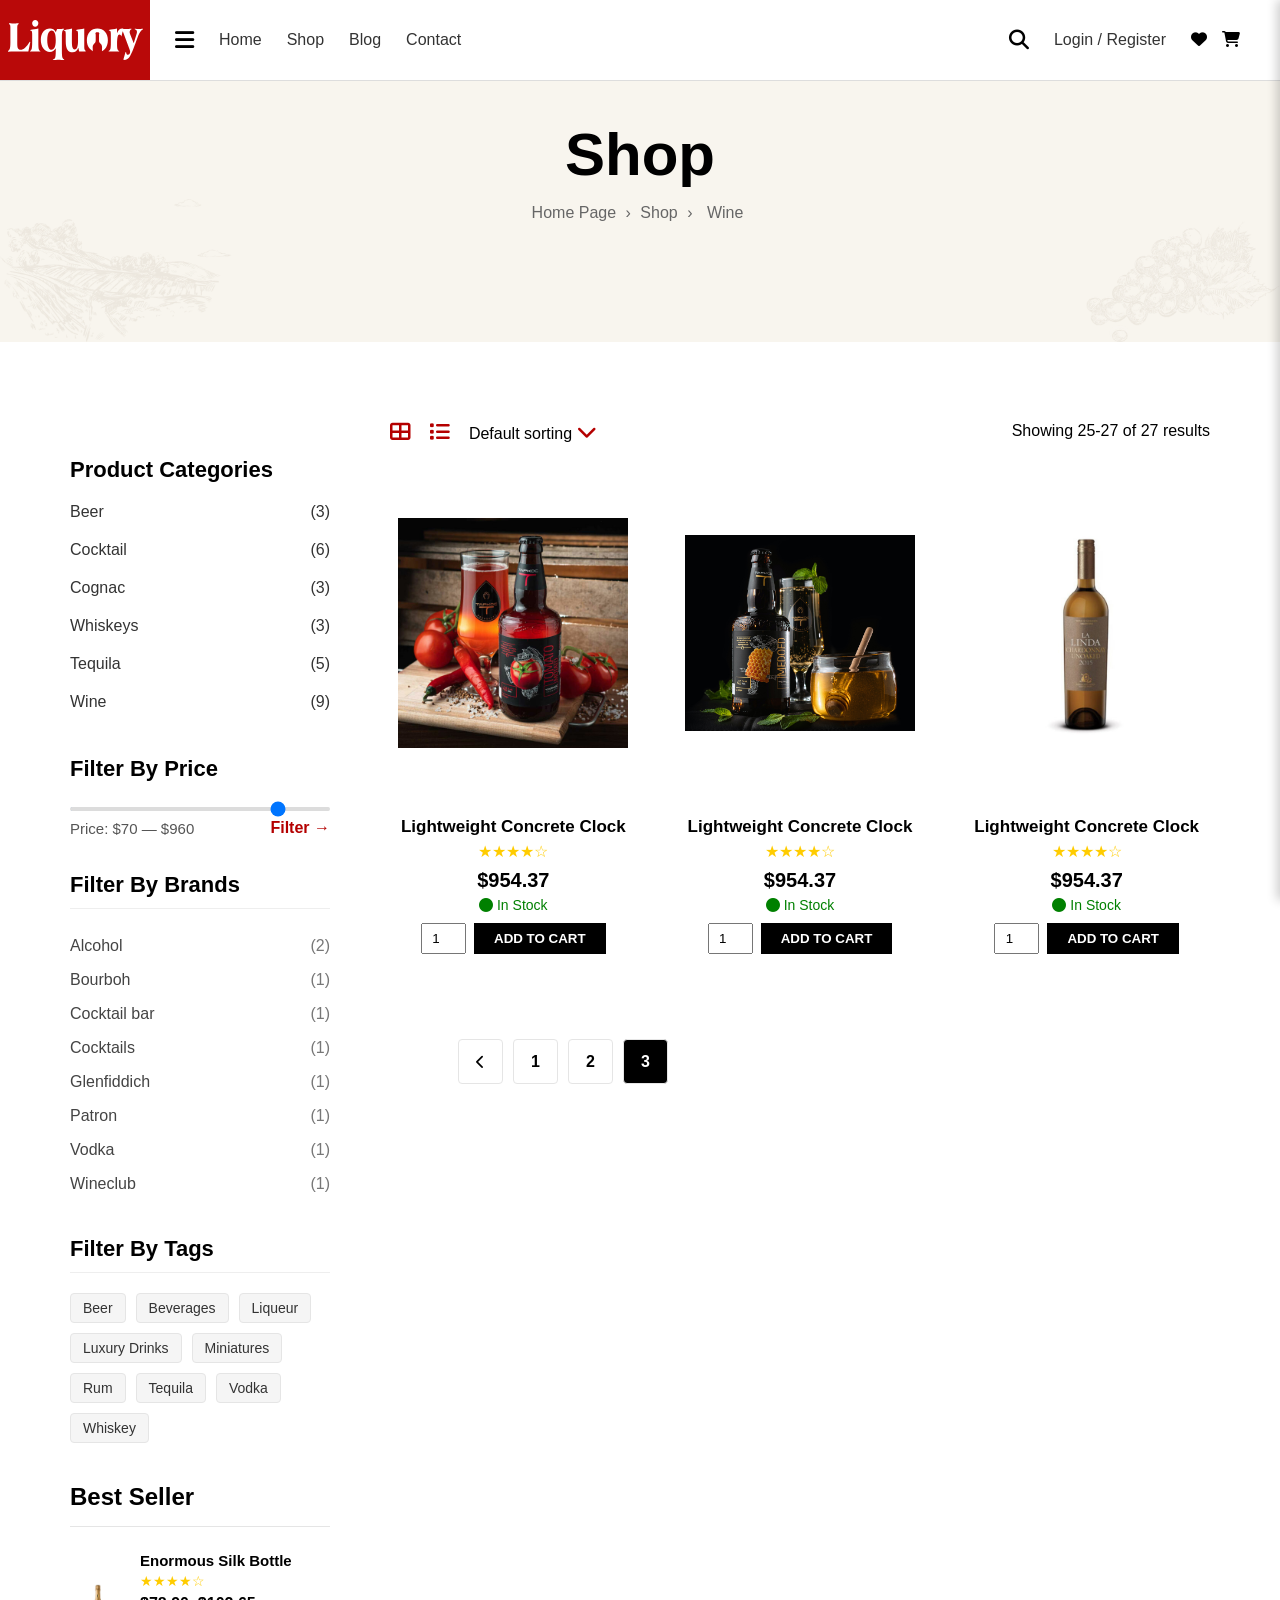
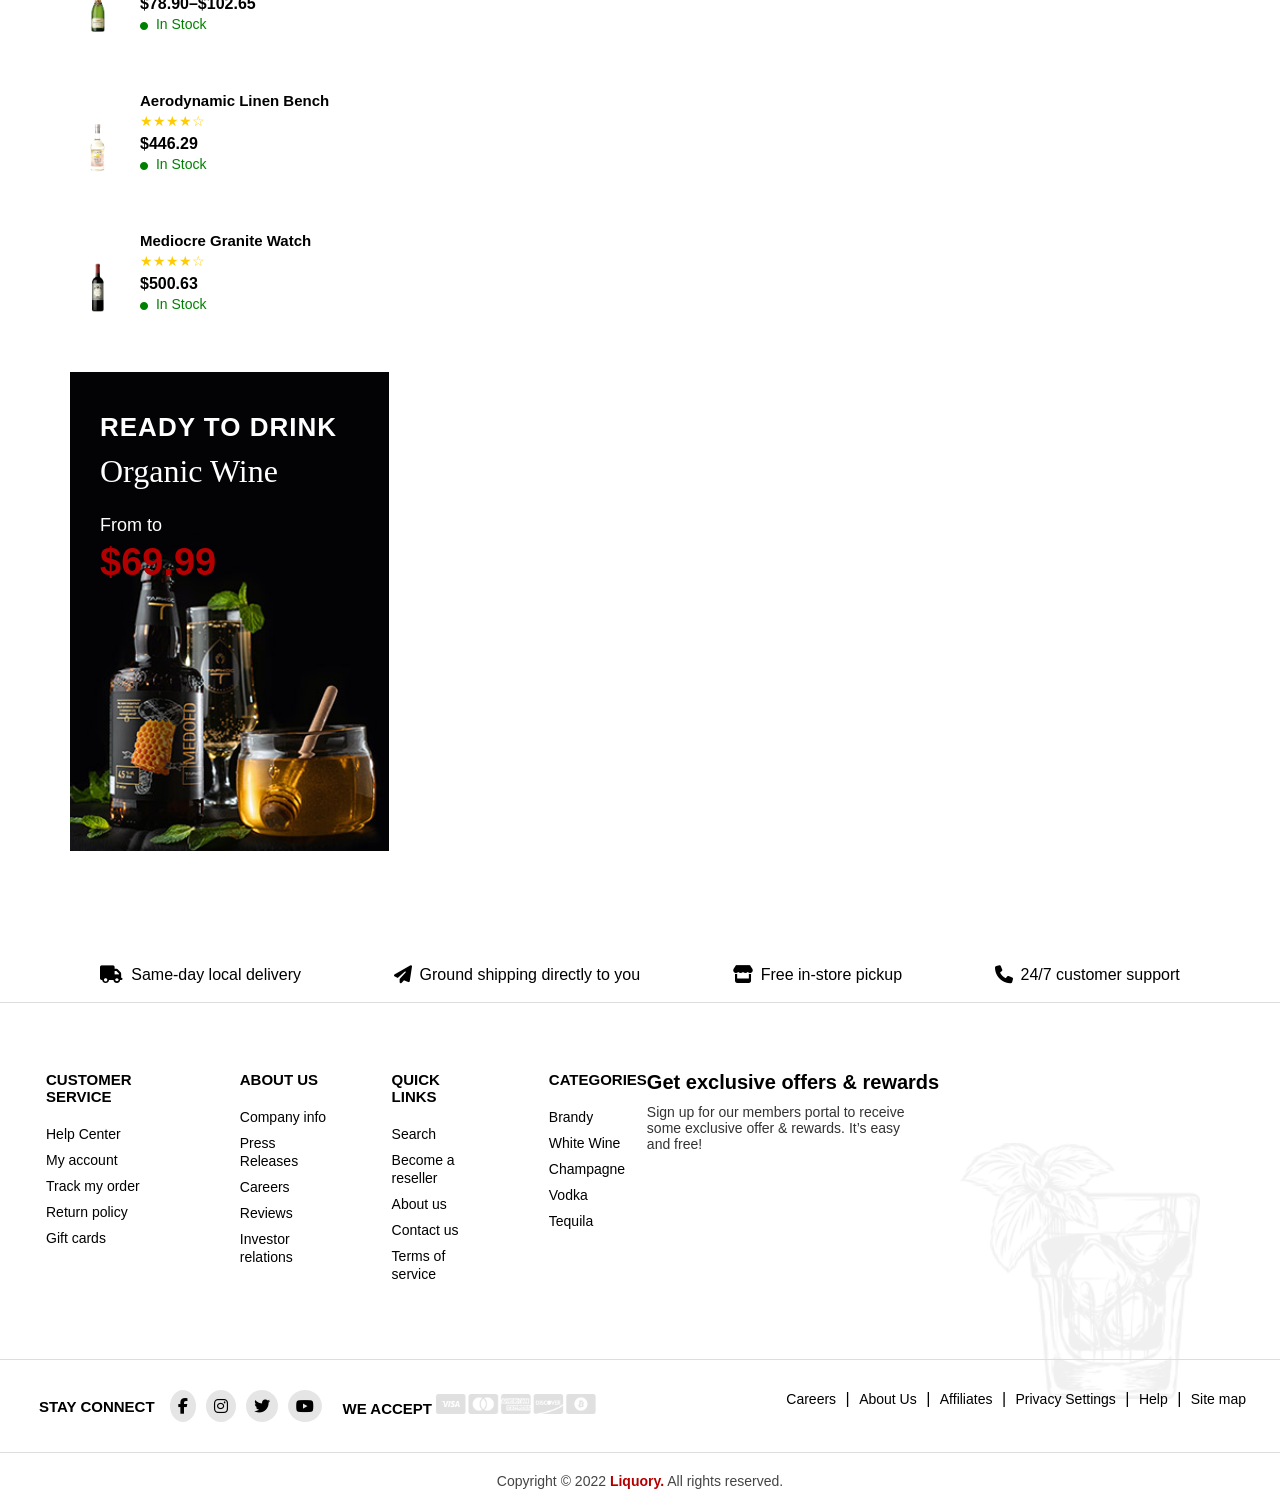
<file: FinalProject_Front/Shop3.html>
<!DOCTYPE html>
<html lang="en">

<head>
    <meta charset="UTF-8">
    <meta name="viewport" content="width=device-width, initial-scale=1.0">
    <title>LiquoryShop3</title>
    <link rel="stylesheet" href="https://cdnjs.cloudflare.com/ajax/libs/font-awesome/6.5.0/css/all.min.css" />
    <link rel="stylesheet" href="./assets/css/Shop3.css">
</head>


<body>
    <header>
        <nav class="navbar">
            <div class="nav-left">
                <div class="red-box">
                    <img src="./assets/img/logo-white (2).svg" alt="">
                </div>

                <div class="sidebar-icon" onclick="toggleSidebar()">
                    <i class="fas fa-bars"></i>
                </div>
                <div id="sidebar-dropdown" class="sidebar-dropdown">
                    <ul>
                        <li>
                            <a href="Wine.html">
                                <i class="fa-solid fa-wine-glass"></i> Wine
                            </a>
                        </li>

                        <li>
                            <a href="Beer.html">
                                <i class="fa-solid fa-beer-mug-empty"></i> Beer
                            </a>
                        </li>

                        <li>
                            <a href="Whiskey.html">
                                <i class="fa-solid fa-whiskey-glass"></i> Whiskey
                            </a>
                        </li>

                        <li>
                            <a href="Cogac.html">
                                <i class="fa-solid fa-whiskey-glass"></i> Cognac
                            </a>
                        </li>

                        <li>
                            <a href="Cocktail.html">
                                <i class="fa-solid fa-martini-glass"></i> Cocktail
                            </a>
                        </li>

                        <li>
                            <a href="Tequila.html">
                                <i class="fa-solid fa-bottle-droplet"></i> Tequila
                            </a>
                        </li>
                    </ul>
                </div>


                <div class="nav-links">
                    <a href="Index.html">Home</a>
                    <a href="Shop1.html">Shop</a>
                    <a href="Blog.html">Blog</a>
                    <a href="Contact.html">Contact</a>
                </div>
            </div>

            <div class="nav-right">
                <div class="search-icon">
                    <i class="fas fa-search"></i>
                </div>
                <div class="auth">
                    <a href="#">Login / Register</a>
                </div>
                <div class="icons-nav">
                    <a href="Wishlist.html">
                        <i class="fas fa-heart"></i>
                    </a>

                    <i class="fas fa-shopping-cart" id="cartIcon"></i>
                </div>


                <div class="cart-sidebar" id="cartSidebar">
                    <div class="cart-header">
                        <h3>Shopping cart</h3>
                        <span id="closeCart" class="close-btn">CLOSE ×</span>
                    </div>

                    <div class="cart-body">
                        <p>No products in the cart.</p>
                    </div>
                </div>

                <div class="cart-overlay" id="cartOverlay"></div>
            </div>
        </nav>
    </header>


    <main>



        <section id="page-header">
            <div class="page-header-content">
                <h1>Shop</h1>

                <p class="breadcrumb">
                    <a href="#">Home Page</a> <span>›</span>
                    <a href="#">Shop</a> <span>›</span>
                    <span>Wine</span>
                </p>
            </div>
        </section>




        <section id="shop-page">
            <div class="shop-layout">

                <aside class="sidebar">

                    <section class="filter-section">
                        <h3 class="filter-title">Product Categories</h3>

                        <ul class="category-list">
                            <!-- <li>Accessories <span>(3)</span></li> -->
                            <li>Beer <span>(3)</span></li>
                            <li>Cocktail <span>(6)</span></li>
                            <li>Cognac <span>(3)</span></li>
                            <!-- <li>Deals <span>(7)</span></li> -->
                            <!-- <li>Others Drinks <span>(2)</span></li> -->
                            <li>Whiskeys <span>(3)</span></li>
                            <li>Tequila <span>(5)</span></li>
                            <!-- <li>Uncategorized <span>(3)</span></li> -->
                            <li>Wine <span>(9)</span></li>
                        </ul>
                    </section>



                    <section class="filter-section">
                        <h3 class="filter-title">Filter By Price</h3>

                        <div class="price-filter">
                            <input type="range" min="70" max="960" value="800">

                            <div class="filter-footer">
                                <p class="price-range">Price: $70 — $960</p>
                                <a href="#" class="filter-link">Filter →</a>
                            </div>
                        </div>
                    </section>



                    <section class="filter-section">
                        <h3 class="filter-title">Filter By Brands</h3>
                        <hr class="filter-line">

                        <ul class="brand-list">
                            <li>Alcohol <span>(2)</span></li>
                            <li>Bourboh <span>(1)</span></li>
                            <li>Cocktail bar <span>(1)</span></li>
                            <li>Cocktails <span>(1)</span></li>
                            <li>Glenfiddich <span>(1)</span></li>
                            <li>Patron <span>(1)</span></li>
                            <li>Vodka <span>(1)</span></li>
                            <li>Wineclub <span>(1)</span></li>
                        </ul>
                    </section>


                    <section class="filter-section">
                        <h3 class="filter-title">Filter By Tags</h3>
                        <hr class="filter-line">

                        <div class="tag-box">
                            <span class="tag">Beer</span>
                            <span class="tag">Beverages</span>
                            <span class="tag">Liqueur</span>
                            <span class="tag">Luxury Drinks</span>
                            <span class="tag">Miniatures</span>
                            <span class="tag">Rum</span>
                            <span class="tag">Tequila</span>
                            <span class="tag">Vodka</span>
                            <span class="tag">Whiskey</span>
                        </div>
                    </section>




                    <section class="best-seller-box">
                        <h3 class="best-seller-title">Best Seller</h3>
                        <hr class="best-line">

                        <div class="best-seller-item">
                            <img src="./assets/img/DomaineCarneros.jpg" alt="">
                            <div class="best-info">
                                <h4>Enormous Silk Bottle</h4>
                                <div class="stars">★★★★☆</div>
                                <p class="best-price">$78.90–$102.65</p>
                                <p class="best-stock"><i class="fa-solid fa-circle"></i> In Stock</p>
                            </div>
                        </div>

                        <div class="best-seller-item">
                            <img src="./assets/img/Prosecco.jpg" alt="">
                            <div class="best-info">
                                <h4>Aerodynamic Linen Bench</h4>
                                <div class="stars">★★★★☆</div>
                                <p class="best-price">$446.29</p>
                                <p class="best-stock"><i class="fa-solid fa-circle"></i> In Stock</p>
                            </div>
                        </div>

                        <div class="best-seller-item">
                            <img src="./assets/img/RedWine.jpg" alt="">
                            <div class="best-info">
                                <h4>Mediocre Granite Watch</h4>
                                <div class="stars">★★★★☆</div>
                                <p class="best-price">$500.63</p>
                                <p class="best-stock"><i class="fa-solid fa-circle"></i> In Stock</p>
                            </div>
                        </div>
                    </section>


                    <section class="best-banner-box">
                        <div class="banner-content">
                            <h3>READY TO DRINK</h3>
                            <h2>Organic Wine</h2>
                            <p class="from">From to</p>
                            <p class="price">$69.99</p>
                        </div>

                        <img src="./assets/img/Banner2-1.jpg" alt="">
                    </section>


                </aside>

                <div class="products-area">

                    <div class="products-header">
                        <div class="sorting-left">
                            <i class="fa-solid fa-table-cells-large"></i>
                            <i class="fa-solid fa-list"></i>
                            <span>Default sorting <i class="fa-solid fa-chevron-down"></i></span>
                        </div>

                        <div class="results-right">
                            Showing 25-27 of 27 results
                        </div>
                    </div>

                    <div class="products-grid">

                        <div class="product-card">

                            <div class="product-img">
                                <img src="./assets/img/Banner13.jpg" alt="">

                                <div class="product-icons">
                                    <i class="fa-solid fa-magnifying-glass"></i>
                                    <i class="fa-solid fa-cart-shopping"></i>
                                </div>
                            </div>

                            <h4>Lightweight Concrete Clock</h4>
                            <div class="stars">★★★★☆</div>
                            <p class="price">$954.37</p>
                            <p class="stock"><i class="fa-solid fa-circle"></i> In Stock</p>

                            <div class="cart">
                                <input type="number" value="1">
                                <button>ADD TO CART</button>
                            </div>
                        </div>
                        <div class="product-card">

                            <div class="product-img">
                                <img src="./assets/img/Banner2.jpeg" alt="">

                                <div class="product-icons">
                                    <i class="fa-solid fa-magnifying-glass"></i>
                                    <i class="fa-solid fa-cart-shopping"></i>
                                </div>
                            </div>

                            <h4>Lightweight Concrete Clock</h4>
                            <div class="stars">★★★★☆</div>
                            <p class="price">$954.37</p>
                            <p class="stock"><i class="fa-solid fa-circle"></i> In Stock</p>

                            <div class="cart">
                                <input type="number" value="1">
                                <button>ADD TO CART</button>
                            </div>
                        </div>
                        <div class="product-card">

                            <div class="product-img">
                                <img src="./assets/img/LaLinda.jpg" alt="">

                                <div class="product-icons">
                                    <i class="fa-solid fa-magnifying-glass"></i>
                                    <i class="fa-solid fa-cart-shopping"></i>
                                </div>
                            </div>

                            <h4>Lightweight Concrete Clock</h4>
                            <div class="stars">★★★★☆</div>
                            <p class="price">$954.37</p>
                            <p class="stock"><i class="fa-solid fa-circle"></i> In Stock</p>

                            <div class="cart">
                                <input type="number" value="1">
                                <button>ADD TO CART</button>
                            </div>
                        </div>

                    </div>



                    <div class="pagination">
                        <a href="Shop2.html" class="page next">
                            <i class="fa-solid fa-chevron-left"></i>
                        </a>
                        <a href="Shop1.html" class="page">1</a>
                        <a href="Shop2.html" class="page">2</a>
                        <a href="Shop3.html" class="page active">3</a>

                    </div>

                </div>

            </div>
        </section>


    </main>



    <footer id="footer">
        <div class="footer-top">
            <div class="footer-info">
                <i class="fa-solid fa-truck"></i>
                <p>Same-day local delivery</p>
            </div>
            <div class="footer-info">
                <i class="fa-solid fa-paper-plane"></i>
                <p>Ground shipping directly to you</p>
            </div>
            <div class="footer-info">
                <i class="fa-solid fa-store"></i>
                <p>Free in-store pickup</p>
            </div>
            <div class="footer-info">
                <i class="fa-solid fa-phone"></i>
                <p>24/7 customer support</p>
            </div>
        </div>

        <div class="footer-main">
            <div class="footer-cols">
                <div class="footer-col">
                    <h4>CUSTOMER SERVICE</h4>
                    <ul>
                        <li><a href="#">Help Center</a></li>
                        <li><a href="#">My account</a></li>
                        <li><a href="#">Track my order</a></li>
                        <li><a href="#">Return policy</a></li>
                        <li><a href="#">Gift cards</a></li>
                    </ul>
                </div>

                <div class="footer-col">
                    <h4>ABOUT US</h4>
                    <ul>
                        <li><a href="#">Company info</a></li>
                        <li><a href="#">Press Releases</a></li>
                        <li><a href="#">Careers</a></li>
                        <li><a href="#">Reviews</a></li>
                        <li><a href="#">Investor relations</a></li>
                    </ul>
                </div>

                <div class="footer-col">
                    <h4>QUICK LINKS</h4>
                    <ul>
                        <li><a href="#">Search</a></li>
                        <li><a href="#">Become a reseller</a></li>
                        <li><a href="#">About us</a></li>
                        <li><a href="#">Contact us</a></li>
                        <li><a href="#">Terms of service</a></li>
                    </ul>
                </div>

                <div class="footer-col">
                    <h4>CATEGORIES</h4>
                    <ul>
                        <li><a href="#">Brandy</a></li>
                        <li><a href="#">White Wine</a></li>
                        <li><a href="#">Champagne</a></li>
                        <li><a href="#">Vodka</a></li>
                        <li><a href="#">Tequila</a></li>
                    </ul>
                </div>
            </div>

            <div class="footer-offer">
                <h3>Get exclusive offers & rewards</h3>
                <p>
                    Sign up for our members portal to receive some exclusive offer & rewards. It’s easy and free!
                </p>
            </div>
        </div>

        <div class="footer-bottom">
            <div class="footer-left">
                <div class="social">
                    <span class="title">STAY CONNECT</span>
                    <div class="social-icons">
                        <i class="fa-brands fa-facebook-f"></i>
                        <i class="fa-brands fa-instagram"></i>
                        <i class="fa-brands fa-twitter"></i>
                        <i class="fa-brands fa-youtube"></i>
                    </div>
                </div>

                <div class="payments">
                    <span class="title">WE ACCEPT</span>
                    <img src="./assets/img/PaymentLogo.png" alt="">
                </div>
            </div>

            <div class="footer-right">
                <div class="links">
                    <a href="#">Careers</a> |
                    <a href="#">About Us</a> |
                    <a href="#">Affiliates</a> |
                    <a href="#">Privacy Settings</a> |
                    <a href="#">Help</a> |
                    <a href="#">Site map</a>
                </div>
            </div>
        </div>
        <div class="footer-copy">
            <p>Copyright © 2022 <span>Liquory.</span> All rights reserved.</p>
        </div>
        <img src="./assets/img/Glass.png" alt="Footer Decoration" class="footer-side-image">
    </footer>


    <script src="./assets/js/Shop3.js"></script>

</body>


</html>
</file>
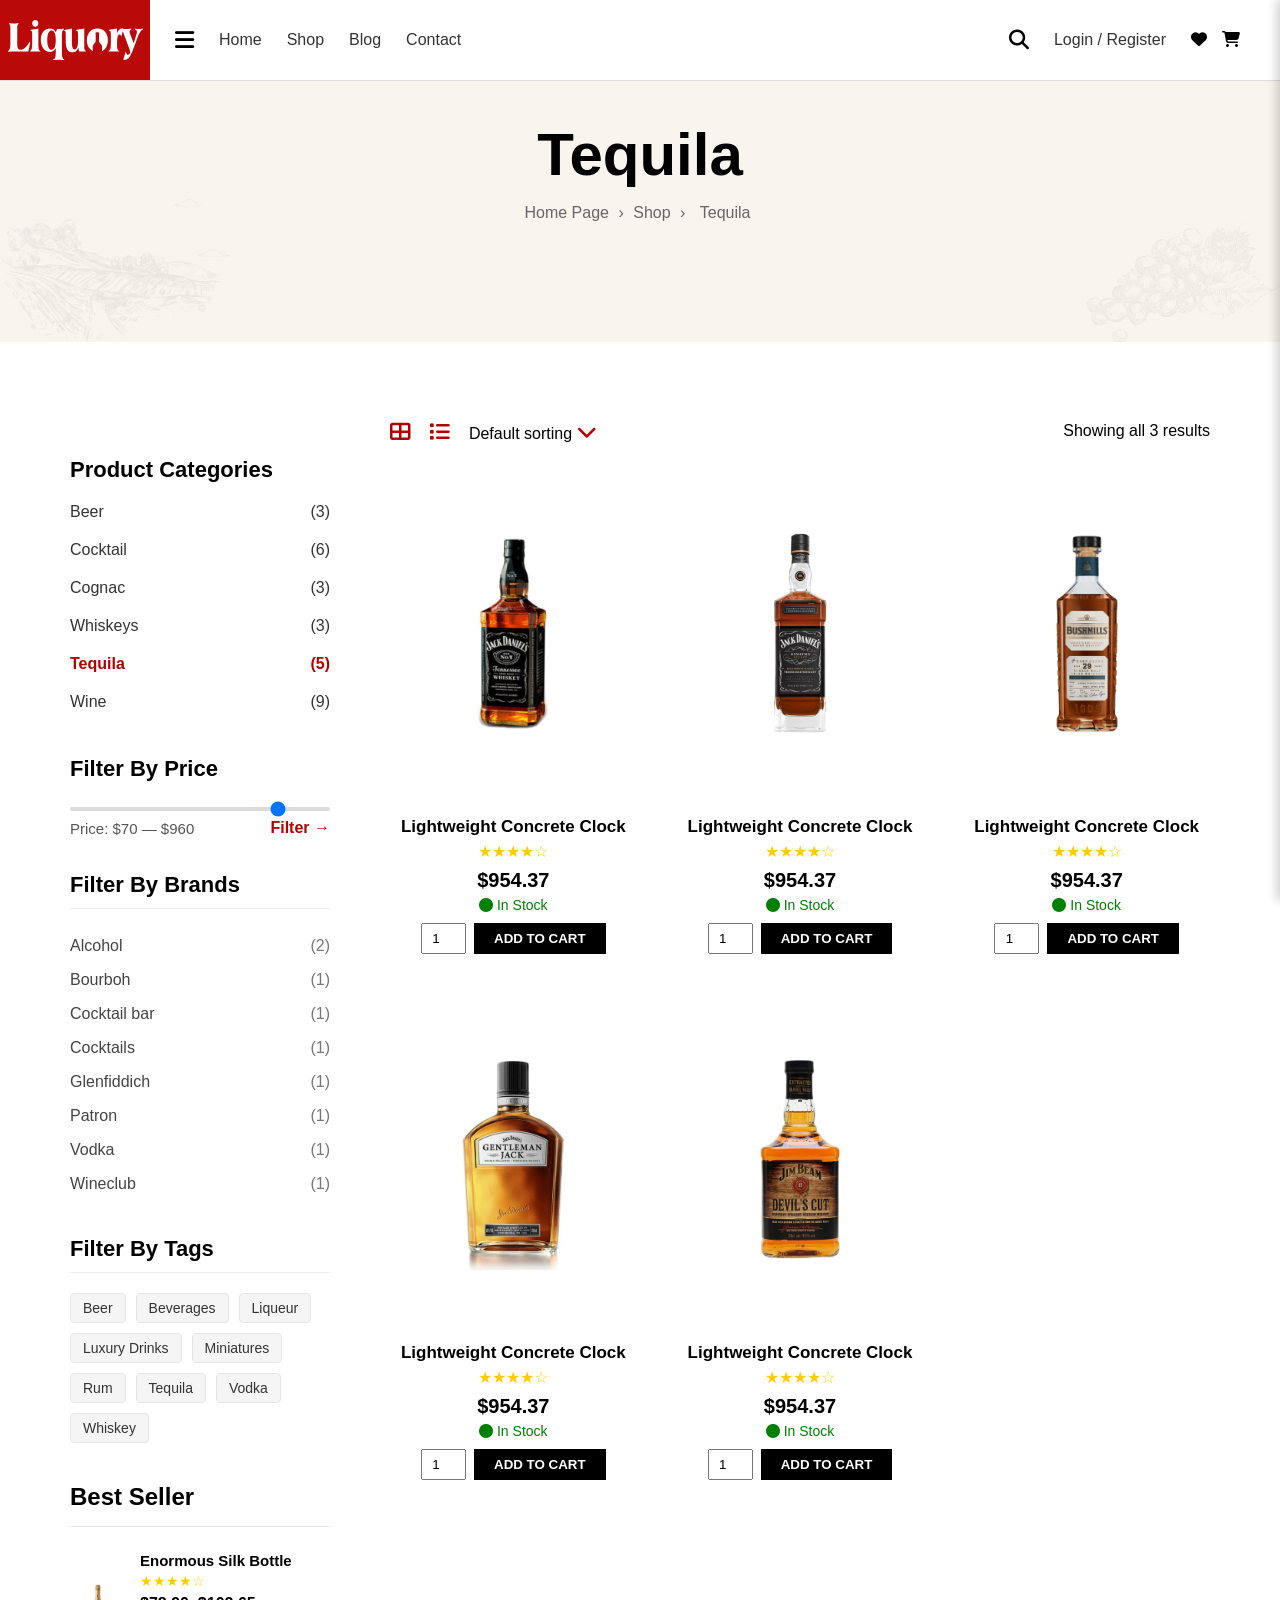
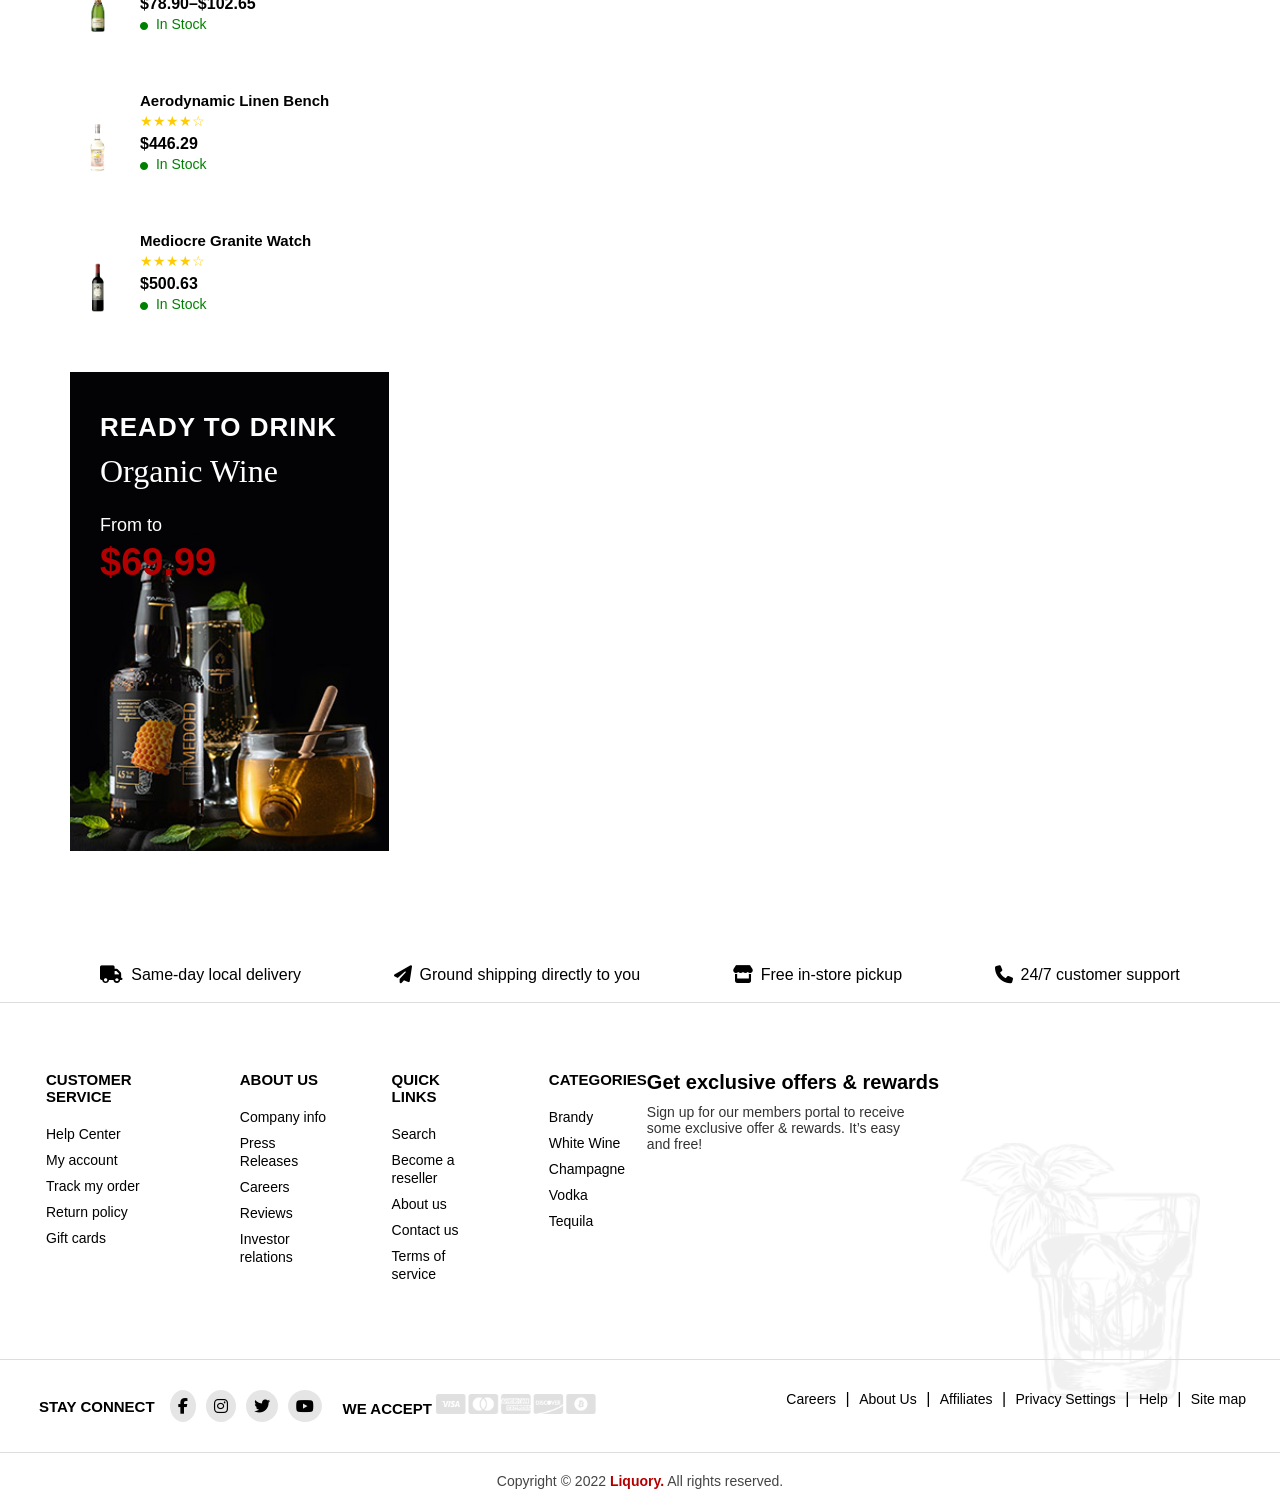
<file: FinalProject_Front/Tequila.html>
<!DOCTYPE html>
<html lang="en">

<head>
    <meta charset="UTF-8">
    <meta name="viewport" content="width=device-width, initial-scale=1.0">
    <title>LiquoryTequila</title>
    <link rel="stylesheet" href="https://cdnjs.cloudflare.com/ajax/libs/font-awesome/6.5.0/css/all.min.css" />
    <link rel="stylesheet" href="./assets/css/Tequila.css">
</head>


<body>
    <header>
        <nav class="navbar">
            <div class="nav-left">
                <div class="red-box">
                    <img src="./assets/img/logo-white (2).svg" alt="">
                </div>

                <div class="sidebar-icon" onclick="toggleSidebar()">
                    <i class="fas fa-bars"></i>
                </div>
                <div id="sidebar-dropdown" class="sidebar-dropdown">
                    <ul>
                        <li>
                            <a href="Wine.html">
                                <i class="fa-solid fa-wine-glass"></i> Wine
                            </a>
                        </li>

                        <li>
                            <a href="Beer.html">
                                <i class="fa-solid fa-beer-mug-empty"></i> Beer
                            </a>
                        </li>

                        <li>
                            <a href="Whiskey.html">
                                <i class="fa-solid fa-whiskey-glass"></i> Whiskey
                            </a>
                        </li>

                        <li>
                            <a href="Cogac.html">
                                <i class="fa-solid fa-whiskey-glass"></i> Cognac
                            </a>
                        </li>

                        <li>
                            <a href="Cocktail.html">
                                <i class="fa-solid fa-martini-glass"></i> Cocktail
                            </a>
                        </li>

                        <li>
                            <a href="Tequila.html">
                                <i class="fa-solid fa-bottle-droplet"></i> Tequila
                            </a>
                        </li>
                    </ul>
                </div>


                <div class="nav-links">
                    <a href="Index.html">Home</a>
                    <a href="Shop1.html">Shop</a>
                    <a href="Blog.html">Blog</a>
                    <a href="Contact.html">Contact</a>
                </div>
            </div>

            <div class="nav-right">
                <div class="search-icon">
                    <i class="fas fa-search"></i>
                </div>
                <div class="auth">
                    <a href="#">Login / Register</a>
                </div>
                <div class="icons-nav">
                    <a href="Wishlist.html">
                        <i class="fas fa-heart"></i>
                    </a>

                    <i class="fas fa-shopping-cart" id="cartIcon"></i>
                </div>


                <div class="cart-sidebar" id="cartSidebar">
                    <div class="cart-header">
                        <h3>Shopping cart</h3>
                        <span id="closeCart" class="close-btn">CLOSE ×</span>
                    </div>

                    <div class="cart-body">
                        <p>No products in the cart.</p>
                    </div>
                </div>

                <div class="cart-overlay" id="cartOverlay"></div>
            </div>
        </nav>
    </header>


    <main>

        <section id="page-header">
            <div class="page-header-content">
                <h1>Tequila</h1>

                <p class="breadcrumb">
                    <a href="#">Home Page</a> <span>›</span>
                    <a href="#">Shop</a> <span>›</span>
                    <span>Tequila</span>
                </p>
            </div>
        </section>




        <section id="shop-page">
            <div class="shop-layout">

                <aside class="sidebar">

                    <section class="filter-section">
                        <h3 class="filter-title">Product Categories</h3>

                        <ul class="category-list">
                            <!-- <li>Accessories <span>(3)</span></li> -->
                            <li>Beer <span>(3)</span></li>
                            <li>Cocktail <span>(6)</span></li>
                            <li>Cognac <span>(3)</span></li>
                            <!-- <li>Deals <span>(7)</span></li>
                            <li>Others Drinks <span>(2)</span></li> -->
                            <li>Whiskeys <span>(3)</span></li>
                            <li class="active">Tequila <span>(5)</span></li>
                            <!-- <li>Uncategorized <span>(3)</span></li> -->
                            <li>Wine <span>(9)</span></li>
                        </ul>
                    </section>



                    <section class="filter-section">
                        <h3 class="filter-title">Filter By Price</h3>

                        <div class="price-filter">
                            <input type="range" min="70" max="960" value="800">

                            <div class="filter-footer">
                                <p class="price-range">Price: $70 — $960</p>
                                <a href="#" class="filter-link">Filter →</a>
                            </div>
                        </div>
                    </section>



                    <section class="filter-section">
                        <h3 class="filter-title">Filter By Brands</h3>
                        <hr class="filter-line">

                        <ul class="brand-list">
                            <li>Alcohol <span>(2)</span></li>
                            <li>Bourboh <span>(1)</span></li>
                            <li>Cocktail bar <span>(1)</span></li>
                            <li>Cocktails <span>(1)</span></li>
                            <li>Glenfiddich <span>(1)</span></li>
                            <li>Patron <span>(1)</span></li>
                            <li>Vodka <span>(1)</span></li>
                            <li>Wineclub <span>(1)</span></li>
                        </ul>
                    </section>


                    <section class="filter-section">
                        <h3 class="filter-title">Filter By Tags</h3>
                        <hr class="filter-line">

                        <div class="tag-box">
                            <span class="tag">Beer</span>
                            <span class="tag">Beverages</span>
                            <span class="tag">Liqueur</span>
                            <span class="tag">Luxury Drinks</span>
                            <span class="tag">Miniatures</span>
                            <span class="tag">Rum</span>
                            <span class="tag">Tequila</span>
                            <span class="tag">Vodka</span>
                            <span class="tag">Whiskey</span>
                        </div>
                    </section>



                    <section class="best-seller-box">
                        <h3 class="best-seller-title">Best Seller</h3>
                        <hr class="best-line">

                        <div class="best-seller-item">
                            <img src="./assets/img/DomaineCarneros.jpg" alt="">
                            <div class="best-info">
                                <h4>Enormous Silk Bottle</h4>
                                <div class="stars">★★★★☆</div>
                                <p class="best-price">$78.90–$102.65</p>
                                <p class="best-stock"><i class="fa-solid fa-circle"></i> In Stock</p>
                            </div>
                        </div>

                        <div class="best-seller-item">
                            <img src="./assets/img/Prosecco.jpg" alt="">
                            <div class="best-info">
                                <h4>Aerodynamic Linen Bench</h4>
                                <div class="stars">★★★★☆</div>
                                <p class="best-price">$446.29</p>
                                <p class="best-stock"><i class="fa-solid fa-circle"></i> In Stock</p>
                            </div>
                        </div>

                        <div class="best-seller-item">
                            <img src="./assets/img/RedWine.jpg" alt="">
                            <div class="best-info">
                                <h4>Mediocre Granite Watch</h4>
                                <div class="stars">★★★★☆</div>
                                <p class="best-price">$500.63</p>
                                <p class="best-stock"><i class="fa-solid fa-circle"></i> In Stock</p>
                            </div>
                        </div>
                    </section>


                    <section class="best-banner-box">
                        <div class="banner-content">
                            <h3>READY TO DRINK</h3>
                            <h2>Organic Wine</h2>
                            <p class="from">From to</p>
                            <p class="price">$69.99</p>
                        </div>

                        <img src="./assets/img/Banner2-1.jpg" alt="">
                    </section>


                </aside>


                <div class="products-area">

                    <div class="products-header">
                        <div class="sorting-left">
                            <i class="fa-solid fa-table-cells-large"></i>
                            <i class="fa-solid fa-list"></i>
                            <span>Default sorting <i class="fa-solid fa-chevron-down"></i></span>
                        </div>

                        <div class="results-right">
                            Showing all 3 results
                        </div>
                    </div>

                    <div class="products-grid">

                        <div class="product-card">

                            <div class="product-img">
                                <img src="./assets/img/JackDaniels.jpg" alt="">

                                <div class="product-icons">
                                    <i class="fa-solid fa-magnifying-glass"></i>
                                    <i class="fa-solid fa-cart-shopping"></i>
                                </div>
                            </div>

                            <h4>Lightweight Concrete Clock</h4>
                            <div class="stars">★★★★☆</div>
                            <p class="price">$954.37</p>
                            <p class="stock"><i class="fa-solid fa-circle"></i> In Stock</p>

                            <div class="cart">
                                <input type="number" value="1">
                                <button>ADD TO CART</button>
                            </div>
                        </div>

                        <div class="product-card">

                            <div class="product-img">
                                <img src="./assets/img/JackDanielsMain.jpg" alt="">

                                <div class="product-icons">
                                    <i class="fa-solid fa-magnifying-glass"></i>
                                    <i class="fa-solid fa-cart-shopping"></i>
                                </div>
                            </div>

                            <h4>Lightweight Concrete Clock</h4>
                            <div class="stars">★★★★☆</div>
                            <p class="price">$954.37</p>
                            <p class="stock"><i class="fa-solid fa-circle"></i> In Stock</p>

                            <div class="cart">
                                <input type="number" value="1">
                                <button>ADD TO CART</button>
                            </div>
                        </div>

                        <div class="product-card">

                            <div class="product-img">
                                <img src="./assets/img/Bushmills.jpg" alt="">

                                <div class="product-icons">
                                    <i class="fa-solid fa-magnifying-glass"></i>
                                    <i class="fa-solid fa-cart-shopping"></i>
                                </div>
                            </div>

                            <h4>Lightweight Concrete Clock</h4>
                            <div class="stars">★★★★☆</div>
                            <p class="price">$954.37</p>
                            <p class="stock"><i class="fa-solid fa-circle"></i> In Stock</p>

                            <div class="cart">
                                <input type="number" value="1">
                                <button>ADD TO CART</button>
                            </div>
                        </div>
                        <div class="product-card">

                            <div class="product-img">
                                <img src="./assets/img/GentleManJack.jpg" alt="">

                                <div class="product-icons">
                                    <i class="fa-solid fa-magnifying-glass"></i>
                                    <i class="fa-solid fa-cart-shopping"></i>
                                </div>
                            </div>

                            <h4>Lightweight Concrete Clock</h4>
                            <div class="stars">★★★★☆</div>
                            <p class="price">$954.37</p>
                            <p class="stock"><i class="fa-solid fa-circle"></i> In Stock</p>

                            <div class="cart">
                                <input type="number" value="1">
                                <button>ADD TO CART</button>
                            </div>
                        </div>





                        <div class="product-card">

                            <div class="product-img">
                                <img src="./assets/img/JimBeam.jpg" alt="">

                                <div class="product-icons">
                                    <i class="fa-solid fa-magnifying-glass"></i>
                                    <i class="fa-solid fa-cart-shopping"></i>
                                </div>
                            </div>

                            <h4>Lightweight Concrete Clock</h4>
                            <div class="stars">★★★★☆</div>
                            <p class="price">$954.37</p>
                            <p class="stock"><i class="fa-solid fa-circle"></i> In Stock</p>

                            <div class="cart">
                                <input type="number" value="1">
                                <button>ADD TO CART</button>
                            </div>
                        </div>

                    </div>


                </div>

            </div>
        </section>



    </main>




    <footer id="footer">
        <div class="footer-top">
            <div class="footer-info">
                <i class="fa-solid fa-truck"></i>
                <p>Same-day local delivery</p>
            </div>
            <div class="footer-info">
                <i class="fa-solid fa-paper-plane"></i>
                <p>Ground shipping directly to you</p>
            </div>
            <div class="footer-info">
                <i class="fa-solid fa-store"></i>
                <p>Free in-store pickup</p>
            </div>
            <div class="footer-info">
                <i class="fa-solid fa-phone"></i>
                <p>24/7 customer support</p>
            </div>
        </div>

        <div class="footer-main">
            <div class="footer-cols">
                <div class="footer-col">
                    <h4>CUSTOMER SERVICE</h4>
                    <ul>
                        <li><a href="#">Help Center</a></li>
                        <li><a href="#">My account</a></li>
                        <li><a href="#">Track my order</a></li>
                        <li><a href="#">Return policy</a></li>
                        <li><a href="#">Gift cards</a></li>
                    </ul>
                </div>

                <div class="footer-col">
                    <h4>ABOUT US</h4>
                    <ul>
                        <li><a href="#">Company info</a></li>
                        <li><a href="#">Press Releases</a></li>
                        <li><a href="#">Careers</a></li>
                        <li><a href="#">Reviews</a></li>
                        <li><a href="#">Investor relations</a></li>
                    </ul>
                </div>

                <div class="footer-col">
                    <h4>QUICK LINKS</h4>
                    <ul>
                        <li><a href="#">Search</a></li>
                        <li><a href="#">Become a reseller</a></li>
                        <li><a href="#">About us</a></li>
                        <li><a href="#">Contact us</a></li>
                        <li><a href="#">Terms of service</a></li>
                    </ul>
                </div>

                <div class="footer-col">
                    <h4>CATEGORIES</h4>
                    <ul>
                        <li><a href="#">Brandy</a></li>
                        <li><a href="#">White Wine</a></li>
                        <li><a href="#">Champagne</a></li>
                        <li><a href="#">Vodka</a></li>
                        <li><a href="#">Tequila</a></li>
                    </ul>
                </div>
            </div>

            <div class="footer-offer">
                <h3>Get exclusive offers & rewards</h3>
                <p>
                    Sign up for our members portal to receive some exclusive offer & rewards. It’s easy and free!
                </p>
            </div>
        </div>

        <div class="footer-bottom">
            <div class="footer-left">
                <div class="social">
                    <span class="title">STAY CONNECT</span>
                    <div class="social-icons">
                        <i class="fa-brands fa-facebook-f"></i>
                        <i class="fa-brands fa-instagram"></i>
                        <i class="fa-brands fa-twitter"></i>
                        <i class="fa-brands fa-youtube"></i>
                    </div>
                </div>

                <div class="payments">
                    <span class="title">WE ACCEPT</span>
                    <img src="./assets/img/PaymentLogo.png" alt="">
                </div>
            </div>

            <div class="footer-right">
                <div class="links">
                    <a href="#">Careers</a> |
                    <a href="#">About Us</a> |
                    <a href="#">Affiliates</a> |
                    <a href="#">Privacy Settings</a> |
                    <a href="#">Help</a> |
                    <a href="#">Site map</a>
                </div>
            </div>
        </div>
        <div class="footer-copy">
            <p>Copyright © 2022 <span>Liquory.</span> All rights reserved.</p>
        </div>
        <img src="./assets/img/Glass.png" alt="Footer Decoration" class="footer-side-image">
    </footer>


    <script src="./assets/js/Tequila.js"></script>

</body>


</html>
</file>
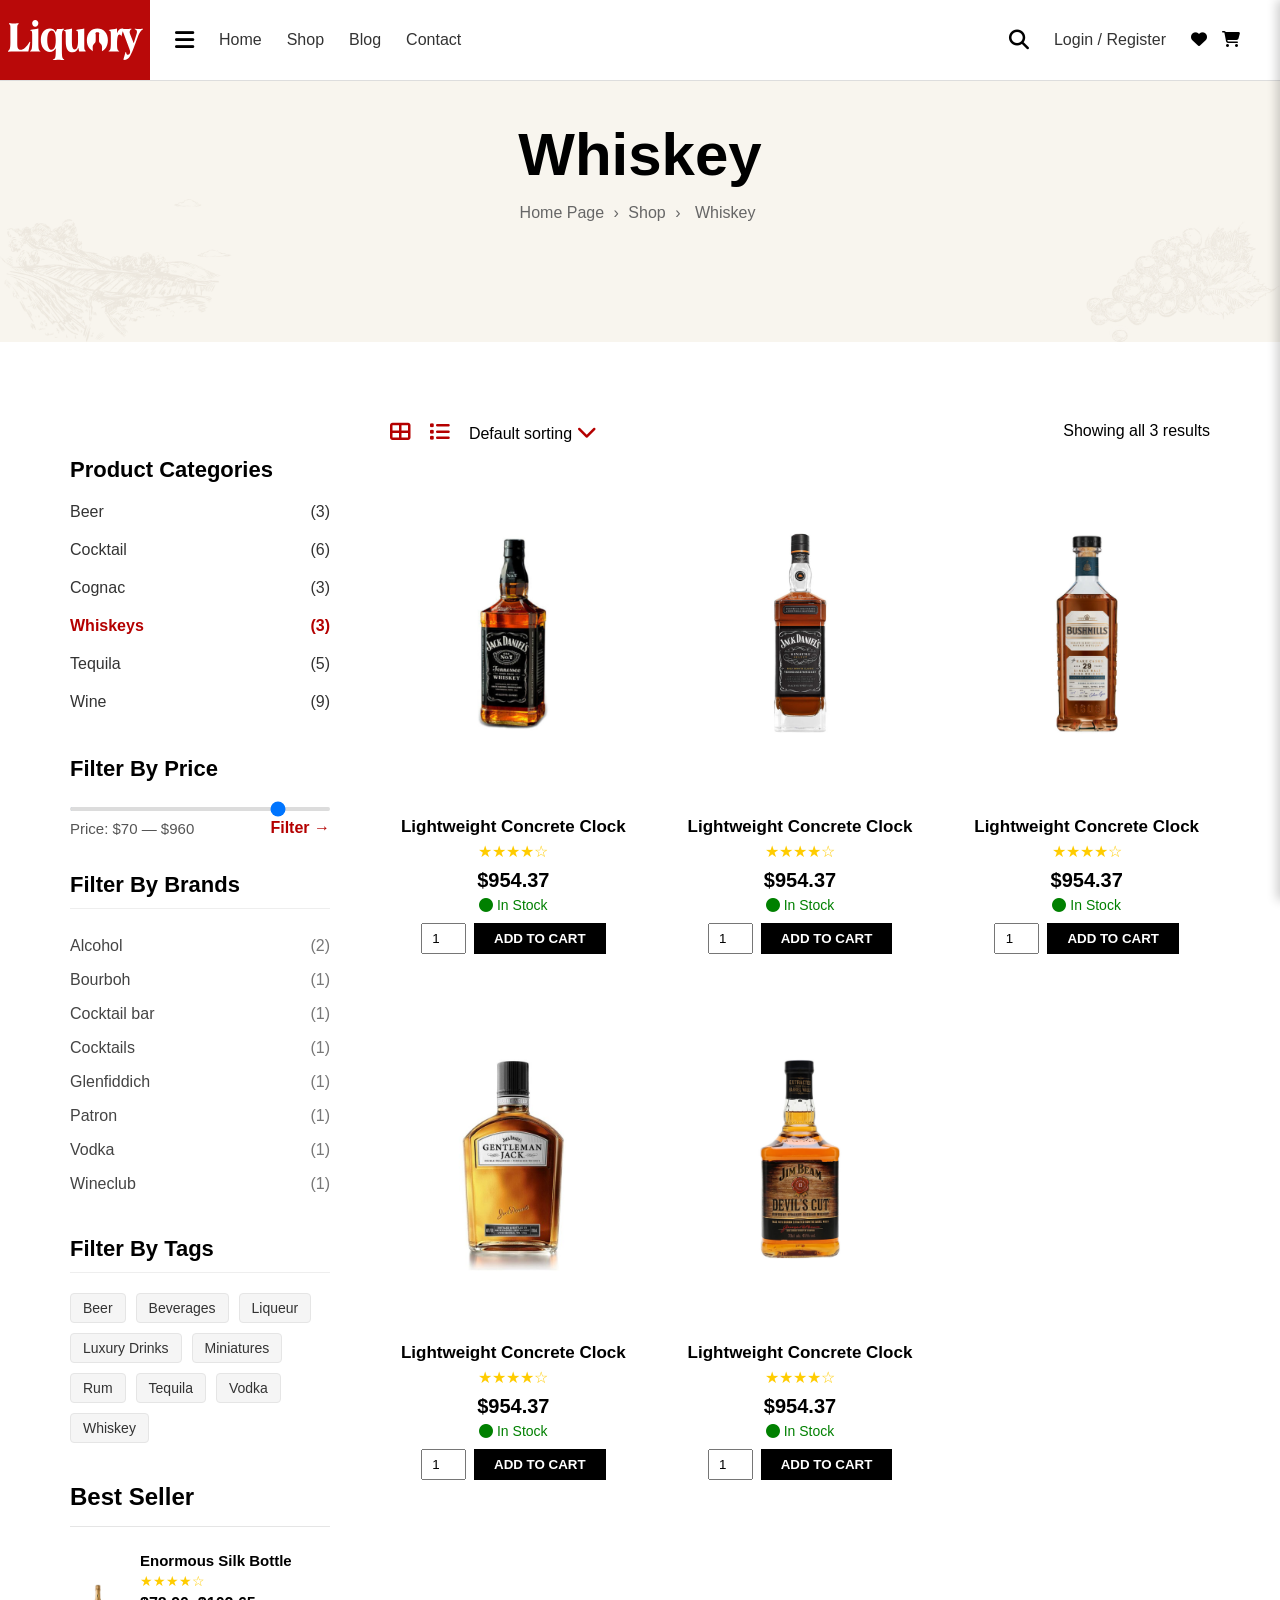
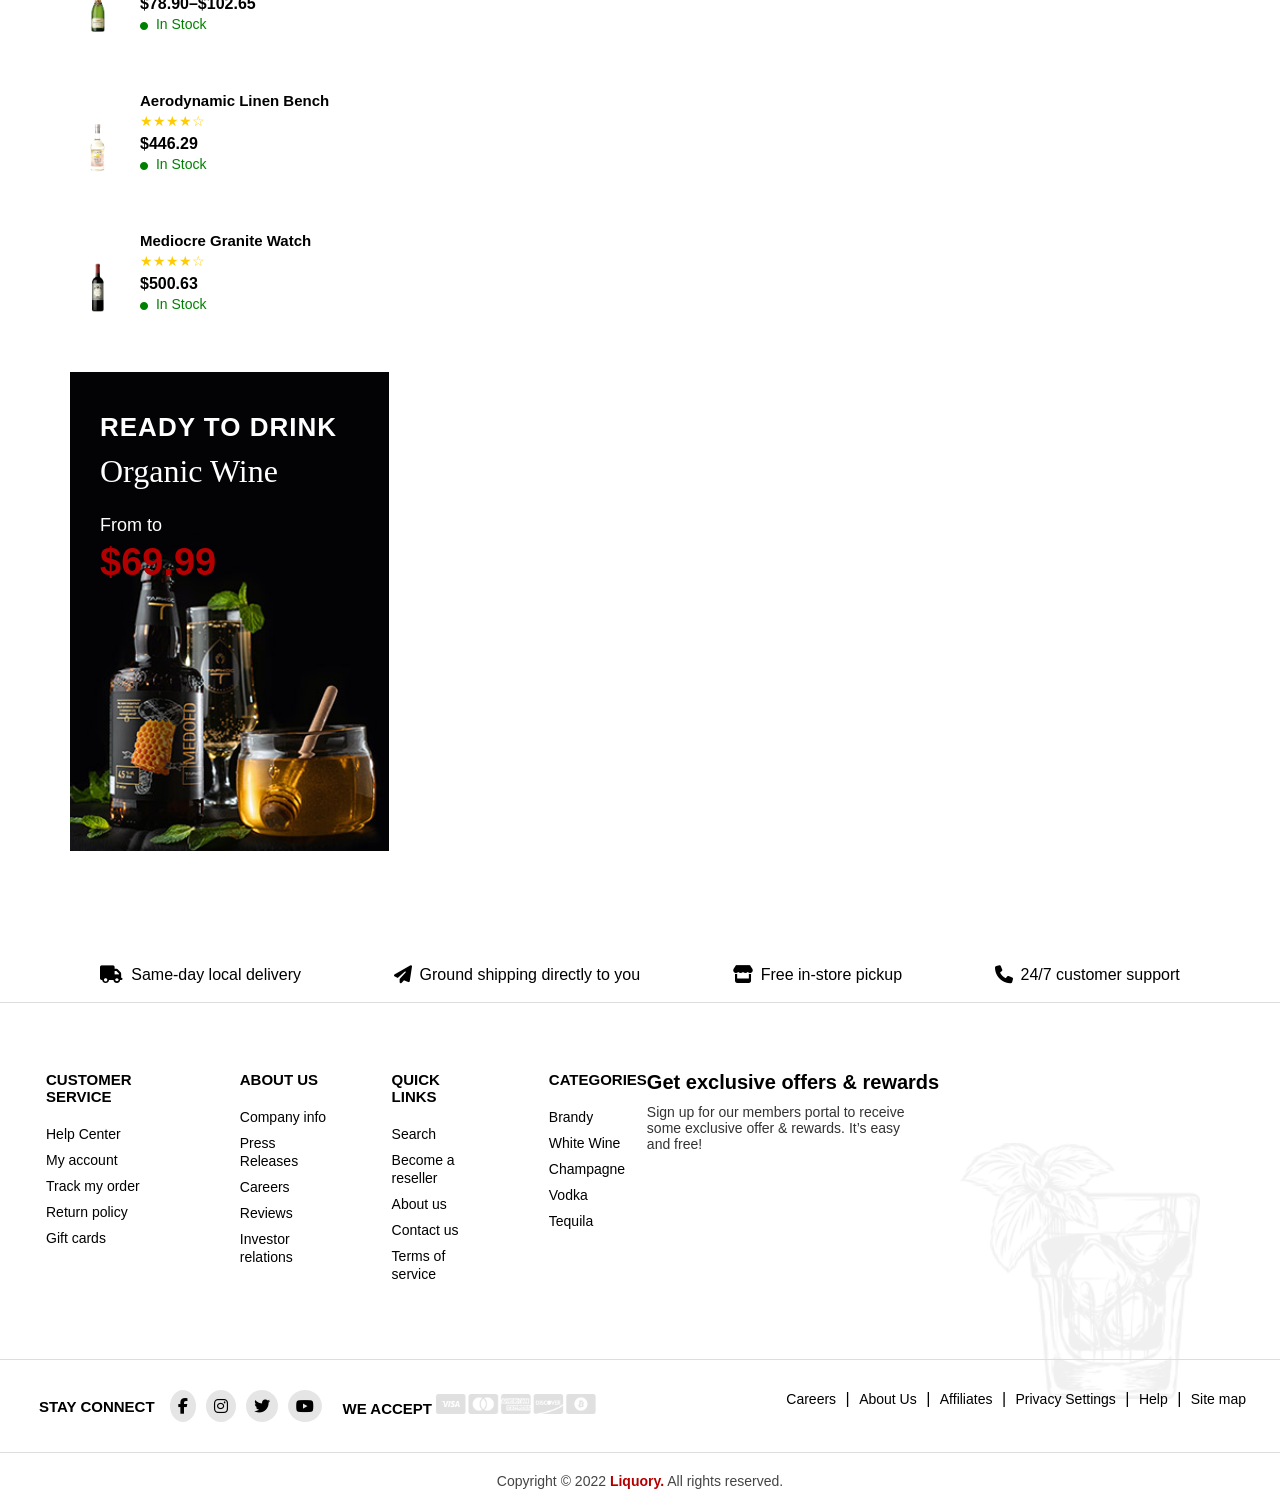
<file: FinalProject_Front/Whiskey.html>
<!DOCTYPE html>
<html lang="en">

<head>
    <meta charset="UTF-8">
    <meta name="viewport" content="width=device-width, initial-scale=1.0">
    <title>LiquoryWhiskey</title>
    <link rel="stylesheet" href="https://cdnjs.cloudflare.com/ajax/libs/font-awesome/6.5.0/css/all.min.css" />
    <link rel="stylesheet" href="./assets/css/Whiskey.css">
</head>

<body>

    <header>
        <nav class="navbar">
            <div class="nav-left">
                <div class="red-box">
                    <img src="./assets/img/logo-white (2).svg" alt="">
                </div>

                <div class="sidebar-icon" onclick="toggleSidebar()">
                    <i class="fas fa-bars"></i>
                </div>
                <div id="sidebar-dropdown" class="sidebar-dropdown">
                    <ul>
                        <li>
                            <a href="Wine.html">
                                <i class="fa-solid fa-wine-glass"></i> Wine
                            </a>
                        </li>

                        <li>
                            <a href="Beer.html">
                                <i class="fa-solid fa-beer-mug-empty"></i> Beer
                            </a>
                        </li>

                        <li>
                            <a href="Whiskey.html">
                                <i class="fa-solid fa-whiskey-glass"></i> Whiskey
                            </a>
                        </li>

                        <li>
                            <a href="Cogac.html">
                                <i class="fa-solid fa-whiskey-glass"></i> Cognac
                            </a>
                        </li>

                        <li>
                            <a href="Cocktail.html">
                                <i class="fa-solid fa-martini-glass"></i> Cocktail
                            </a>
                        </li>

                        <li>
                            <a href="Tequila.html">
                                <i class="fa-solid fa-bottle-droplet"></i> Tequila
                            </a>
                        </li>
                    </ul>
                </div>


                <div class="nav-links">
                    <a href="Index.html">Home</a>
                    <a href="Shop1.html">Shop</a>
                    <a href="Blog.html">Blog</a>
                    <a href="Contact.html">Contact</a>
                </div>
            </div>

            <div class="nav-right">
                <div class="search-icon">
                    <i class="fas fa-search"></i>
                </div>
                <div class="auth">
                    <a href="#">Login / Register</a>
                </div>
                <div class="icons-nav">
                    <a href="Wishlist.html">
                        <i class="fas fa-heart"></i>
                    </a>

                    <i class="fas fa-shopping-cart" id="cartIcon"></i>
                </div>


                <div class="cart-sidebar" id="cartSidebar">
                    <div class="cart-header">
                        <h3>Shopping cart</h3>
                        <span id="closeCart" class="close-btn">CLOSE ×</span>
                    </div>

                    <div class="cart-body">
                        <p>No products in the cart.</p>
                    </div>
                </div>

                <div class="cart-overlay" id="cartOverlay"></div>
            </div>
        </nav>
    </header>



    <main>

        <section id="page-header">
            <div class="page-header-content">
                <h1>Whiskey</h1>

                <p class="breadcrumb">
                    <a href="#">Home Page</a> <span>›</span>
                    <a href="#">Shop</a> <span>›</span>
                    <span>Whiskey    </span>
                </p>
            </div>
        </section>




        <section id="shop-page">
            <div class="shop-layout">

                <aside class="sidebar">

                    <section class="filter-section">
                        <h3 class="filter-title">Product Categories</h3>

                        <ul class="category-list">
                            <!-- <li>Accessories <span>(3)</span></li> -->
                            <li>Beer <span>(3)</span></li>
                            <li>Cocktail <span>(6)</span></li>
                            <li>Cognac <span>(3)</span></li>
                            <!-- <li>Deals <span>(7)</span></li>
                            <li>Others Drinks <span>(2)</span></li> -->
                            <li class="active">Whiskeys <span>(3)</span></li>
                            <li>Tequila <span>(5)</span></li>
                            <!-- <li>Uncategorized <span>(3)</span></li> -->
                            <li>Wine <span>(9)</span></li>
                        </ul>
                    </section>



                    <section class="filter-section">
                        <h3 class="filter-title">Filter By Price</h3>

                        <div class="price-filter">
                            <input type="range" min="70" max="960" value="800">

                            <div class="filter-footer">
                                <p class="price-range">Price: $70 — $960</p>
                                <a href="#" class="filter-link">Filter →</a>
                            </div>
                        </div>
                    </section>



                    <section class="filter-section">
                        <h3 class="filter-title">Filter By Brands</h3>
                        <hr class="filter-line">

                        <ul class="brand-list">
                            <li>Alcohol <span>(2)</span></li>
                            <li>Bourboh <span>(1)</span></li>
                            <li>Cocktail bar <span>(1)</span></li>
                            <li>Cocktails <span>(1)</span></li>
                            <li>Glenfiddich <span>(1)</span></li>
                            <li>Patron <span>(1)</span></li>
                            <li>Vodka <span>(1)</span></li>
                            <li>Wineclub <span>(1)</span></li>
                        </ul>
                    </section>



                    <section class="filter-section">
                        <h3 class="filter-title">Filter By Tags</h3>
                        <hr class="filter-line">

                        <div class="tag-box">
                            <span class="tag">Beer</span>
                            <span class="tag">Beverages</span>
                            <span class="tag">Liqueur</span>
                            <span class="tag">Luxury Drinks</span>
                            <span class="tag">Miniatures</span>
                            <span class="tag">Rum</span>
                            <span class="tag">Tequila</span>
                            <span class="tag">Vodka</span>
                            <span class="tag">Whiskey</span>
                        </div>
                    </section>


                    <section class="best-seller-box">
                        <h3 class="best-seller-title">Best Seller</h3>
                        <hr class="best-line">

                        <div class="best-seller-item">
                            <img src="./assets/img/DomaineCarneros.jpg" alt="">
                            <div class="best-info">
                                <h4>Enormous Silk Bottle</h4>
                                <div class="stars">★★★★☆</div>
                                <p class="best-price">$78.90–$102.65</p>
                                <p class="best-stock"><i class="fa-solid fa-circle"></i> In Stock</p>
                            </div>
                        </div>

                        <div class="best-seller-item">
                            <img src="./assets/img/Prosecco.jpg" alt="">
                            <div class="best-info">
                                <h4>Aerodynamic Linen Bench</h4>
                                <div class="stars">★★★★☆</div>
                                <p class="best-price">$446.29</p>
                                <p class="best-stock"><i class="fa-solid fa-circle"></i> In Stock</p>
                            </div>
                        </div>

                        <div class="best-seller-item">
                            <img src="./assets/img/RedWine.jpg" alt="">
                            <div class="best-info">
                                <h4>Mediocre Granite Watch</h4>
                                <div class="stars">★★★★☆</div>
                                <p class="best-price">$500.63</p>
                                <p class="best-stock"><i class="fa-solid fa-circle"></i> In Stock</p>
                            </div>
                        </div>
                    </section>


                    <section class="best-banner-box">
                        <div class="banner-content">
                            <h3>READY TO DRINK</h3>
                            <h2>Organic Wine</h2>
                            <p class="from">From to</p>
                            <p class="price">$69.99</p>
                        </div>

                        <img src="./assets/img/Banner2-1.jpg" alt="">
                    </section>


                </aside>


                <div class="products-area">

                    <div class="products-header">
                        <div class="sorting-left">
                            <i class="fa-solid fa-table-cells-large"></i>
                            <i class="fa-solid fa-list"></i>
                            <span>Default sorting <i class="fa-solid fa-chevron-down"></i></span>
                        </div>

                        <div class="results-right">
                            Showing all 3 results
                        </div>
                    </div>

                    <div class="products-grid">

                        <div class="product-card">

                            <div class="product-img">
                                <img src="./assets/img/JackDaniels.jpg" alt="">

                                <div class="product-icons">
                                    <i class="fa-solid fa-magnifying-glass"></i>
                                    <i class="fa-solid fa-cart-shopping"></i>
                                </div>
                            </div>

                            <h4>Lightweight Concrete Clock</h4>
                            <div class="stars">★★★★☆</div>
                            <p class="price">$954.37</p>
                            <p class="stock"><i class="fa-solid fa-circle"></i> In Stock</p>

                            <div class="cart">
                                <input type="number" value="1">
                                <button>ADD TO CART</button>
                            </div>
                        </div>

                        <div class="product-card">

                            <div class="product-img">
                                <img src="./assets/img/JackDanielsMain.jpg" alt="">

                                <div class="product-icons">
                                    <i class="fa-solid fa-magnifying-glass"></i>
                                    <i class="fa-solid fa-cart-shopping"></i>
                                </div>
                            </div>

                            <h4>Lightweight Concrete Clock</h4>
                            <div class="stars">★★★★☆</div>
                            <p class="price">$954.37</p>
                            <p class="stock"><i class="fa-solid fa-circle"></i> In Stock</p>

                            <div class="cart">
                                <input type="number" value="1">
                                <button>ADD TO CART</button>
                            </div>
                        </div>

                        <div class="product-card">

                            <div class="product-img">
                                <img src="./assets/img/Bushmills.jpg" alt="">

                                <div class="product-icons">
                                    <i class="fa-solid fa-magnifying-glass"></i>
                                    <i class="fa-solid fa-cart-shopping"></i>
                                </div>
                            </div>

                            <h4>Lightweight Concrete Clock</h4>
                            <div class="stars">★★★★☆</div>
                            <p class="price">$954.37</p>
                            <p class="stock"><i class="fa-solid fa-circle"></i> In Stock</p>

                            <div class="cart">
                                <input type="number" value="1">
                                <button>ADD TO CART</button>
                            </div>
                        </div>
                        <div class="product-card">

                            <div class="product-img">
                                <img src="./assets/img/GentleManJack.jpg" alt="">

                                <div class="product-icons">
                                    <i class="fa-solid fa-magnifying-glass"></i>
                                    <i class="fa-solid fa-cart-shopping"></i>
                                </div>
                            </div>

                            <h4>Lightweight Concrete Clock</h4>
                            <div class="stars">★★★★☆</div>
                            <p class="price">$954.37</p>
                            <p class="stock"><i class="fa-solid fa-circle"></i> In Stock</p>

                            <div class="cart">
                                <input type="number" value="1">
                                <button>ADD TO CART</button>
                            </div>
                        </div>




                        <div class="product-card">

                            <div class="product-img">
                                <img src="./assets/img/JimBeam.jpg" alt="">

                                <div class="product-icons">
                                    <i class="fa-solid fa-magnifying-glass"></i>
                                    <i class="fa-solid fa-cart-shopping"></i>
                                </div>
                            </div>

                            <h4>Lightweight Concrete Clock</h4>
                            <div class="stars">★★★★☆</div>
                            <p class="price">$954.37</p>
                            <p class="stock"><i class="fa-solid fa-circle"></i> In Stock</p>

                            <div class="cart">
                                <input type="number" value="1">
                                <button>ADD TO CART</button>
                            </div>
                        </div>

                    </div>


                </div>

            </div>
        </section>



    </main>




    <footer id="footer">
        <div class="footer-top">
            <div class="footer-info">
                <i class="fa-solid fa-truck"></i>
                <p>Same-day local delivery</p>
            </div>
            <div class="footer-info">
                <i class="fa-solid fa-paper-plane"></i>
                <p>Ground shipping directly to you</p>
            </div>
            <div class="footer-info">
                <i class="fa-solid fa-store"></i>
                <p>Free in-store pickup</p>
            </div>
            <div class="footer-info">
                <i class="fa-solid fa-phone"></i>
                <p>24/7 customer support</p>
            </div>
        </div>

        <div class="footer-main">
            <div class="footer-cols">
                <div class="footer-col">
                    <h4>CUSTOMER SERVICE</h4>
                    <ul>
                        <li><a href="#">Help Center</a></li>
                        <li><a href="#">My account</a></li>
                        <li><a href="#">Track my order</a></li>
                        <li><a href="#">Return policy</a></li>
                        <li><a href="#">Gift cards</a></li>
                    </ul>
                </div>

                <div class="footer-col">
                    <h4>ABOUT US</h4>
                    <ul>
                        <li><a href="#">Company info</a></li>
                        <li><a href="#">Press Releases</a></li>
                        <li><a href="#">Careers</a></li>
                        <li><a href="#">Reviews</a></li>
                        <li><a href="#">Investor relations</a></li>
                    </ul>
                </div>

                <div class="footer-col">
                    <h4>QUICK LINKS</h4>
                    <ul>
                        <li><a href="#">Search</a></li>
                        <li><a href="#">Become a reseller</a></li>
                        <li><a href="#">About us</a></li>
                        <li><a href="#">Contact us</a></li>
                        <li><a href="#">Terms of service</a></li>
                    </ul>
                </div>

                <div class="footer-col">
                    <h4>CATEGORIES</h4>
                    <ul>
                        <li><a href="#">Brandy</a></li>
                        <li><a href="#">White Wine</a></li>
                        <li><a href="#">Champagne</a></li>
                        <li><a href="#">Vodka</a></li>
                        <li><a href="#">Tequila</a></li>
                    </ul>
                </div>
            </div>

            <div class="footer-offer">
                <h3>Get exclusive offers & rewards</h3>
                <p>
                    Sign up for our members portal to receive some exclusive offer & rewards. It’s easy and free!
                </p>
            </div>
        </div>

        <div class="footer-bottom">
            <div class="footer-left">
                <div class="social">
                    <span class="title">STAY CONNECT</span>
                    <div class="social-icons">
                        <i class="fa-brands fa-facebook-f"></i>
                        <i class="fa-brands fa-instagram"></i>
                        <i class="fa-brands fa-twitter"></i>
                        <i class="fa-brands fa-youtube"></i>
                    </div>
                </div>

                <div class="payments">
                    <span class="title">WE ACCEPT</span>
                    <img src="./assets/img/PaymentLogo.png" alt="">
                </div>
            </div>

            <div class="footer-right">
                <div class="links">
                    <a href="#">Careers</a> |
                    <a href="#">About Us</a> |
                    <a href="#">Affiliates</a> |
                    <a href="#">Privacy Settings</a> |
                    <a href="#">Help</a> |
                    <a href="#">Site map</a>
                </div>
            </div>
        </div>
        <div class="footer-copy">
            <p>Copyright © 2022 <span>Liquory.</span> All rights reserved.</p>
        </div>
        <img src="./assets/img/Glass.png" alt="Footer Decoration" class="footer-side-image">
    </footer>


    <script src="./assets/js/Whiskey.js"></script>

</body>

</html>
</file>
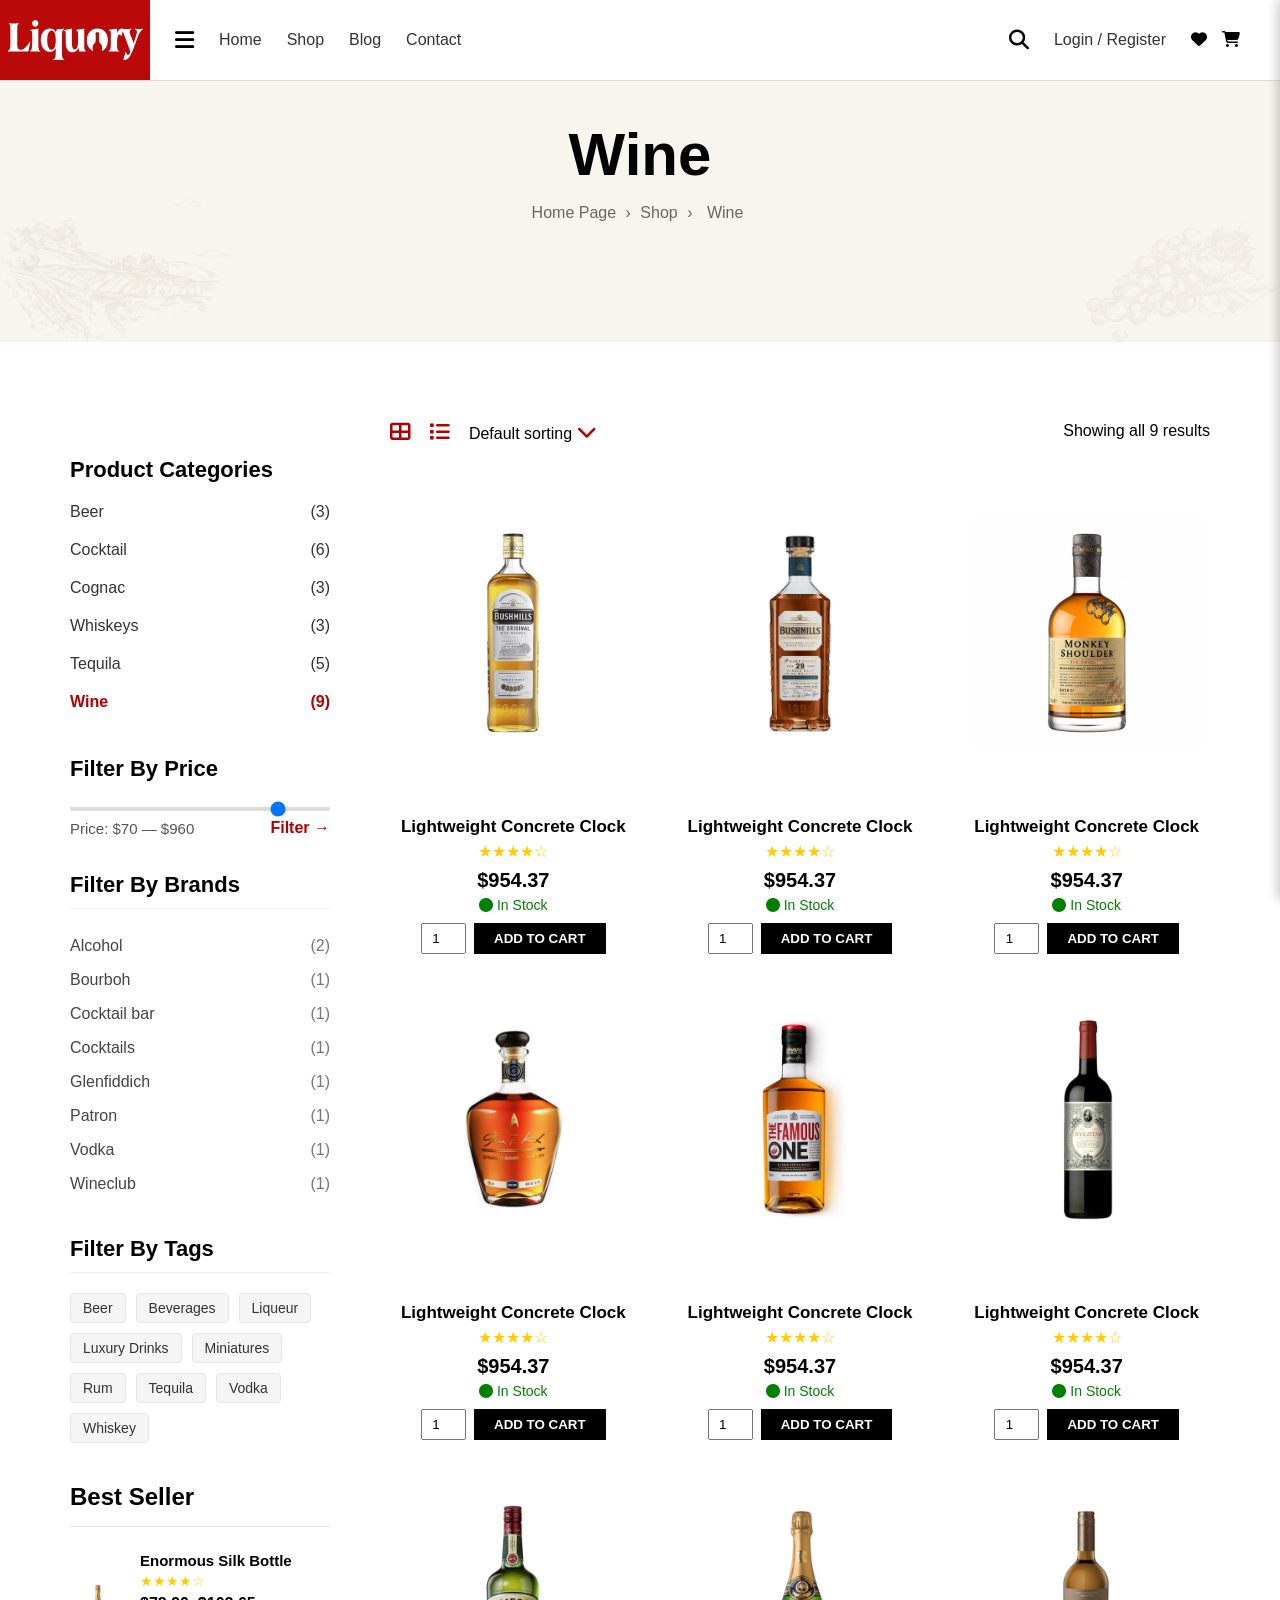
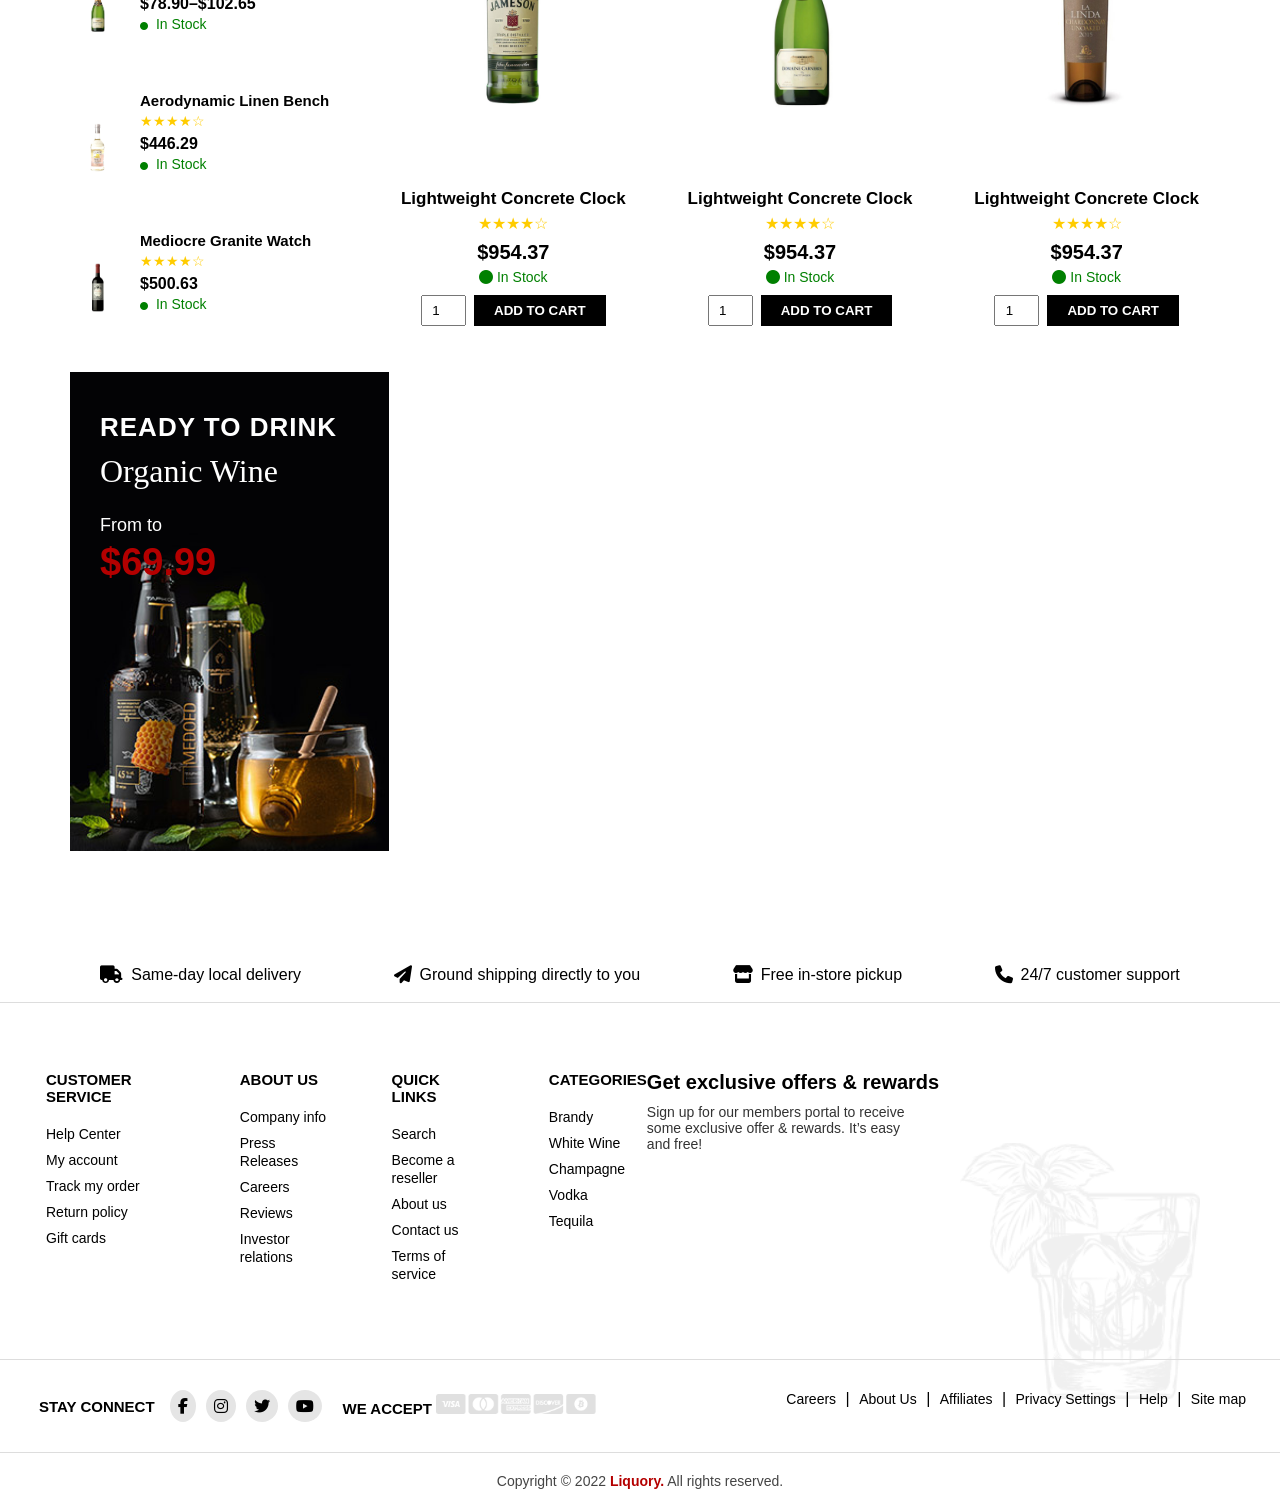
<file: FinalProject_Front/Wine.html>
<!DOCTYPE html>
<html lang="en">

<head>
    <meta charset="UTF-8">
    <meta name="viewport" content="width=device-width, initial-scale=1.0">
    <title>LiquoryWine</title>
    <link rel="stylesheet" href="https://cdnjs.cloudflare.com/ajax/libs/font-awesome/6.5.0/css/all.min.css" />
    <link rel="stylesheet" href="./assets/css/Wine.css">
</head>

<body>

    <header>
        <nav class="navbar">
            <div class="nav-left">
                <div class="red-box">
                    <img src="./assets/img/logo-white (2).svg" alt="">
                </div>

                <div class="sidebar-icon" onclick="toggleSidebar()">
                    <i class="fas fa-bars"></i>
                </div>
                <div id="sidebar-dropdown" class="sidebar-dropdown">
                    <ul>
                        <li>
                            <a href="Wine.html">
                                <i class="fa-solid fa-wine-glass"></i> Wine
                            </a>
                        </li>

                        <li>
                            <a href="Beer.html">
                                <i class="fa-solid fa-beer-mug-empty"></i> Beer
                            </a>
                        </li>

                        <li>
                            <a href="Whiskey.html">
                                <i class="fa-solid fa-whiskey-glass"></i> Whiskey
                            </a>
                        </li>

                        <li>
                            <a href="Cogac.html">
                                <i class="fa-solid fa-whiskey-glass"></i> Cognac
                            </a>
                        </li>

                        <li>
                            <a href="Cocktail.html">
                                <i class="fa-solid fa-martini-glass"></i> Cocktail
                            </a>
                        </li>

                        <li>
                            <a href="Tequila.html">
                                <i class="fa-solid fa-bottle-droplet"></i> Tequila
                            </a>
                        </li>
                    </ul>
                </div>


                <div class="nav-links">
                    <a href="Index.html">Home</a>
                    <a href="Shop1.html">Shop</a>
                    <a href="Blog.html">Blog</a>
                    <a href="Contact.html">Contact</a>
                </div>
            </div>

            <div class="nav-right">
                <div class="search-icon">
                    <i class="fas fa-search"></i>
                </div>
                <div class="auth">
                    <a href="#">Login / Register</a>
                </div>
                <div class="icons-nav">
                    <a href="Wishlist.html">
                        <i class="fas fa-heart"></i>
                    </a>

                    <i class="fas fa-shopping-cart" id="cartIcon"></i>
                </div>


                <div class="cart-sidebar" id="cartSidebar">
                    <div class="cart-header">
                        <h3>Shopping cart</h3>
                        <span id="closeCart" class="close-btn">CLOSE ×</span>
                    </div>

                    <div class="cart-body">
                        <p>No products in the cart.</p>
                    </div>
                </div>

                <div class="cart-overlay" id="cartOverlay"></div>
            </div>
        </nav>
    </header>




    <main>

        <section id="page-header">
            <div class="page-header-content">
                <h1>Wine</h1>

                <p class="breadcrumb">
                    <a href="#">Home Page</a> <span>›</span>
                    <a href="#">Shop</a> <span>›</span>
                    <span>Wine</span>
                </p>
            </div>
        </section>




        <section id="shop-page">
            <div class="shop-layout">

                <aside class="sidebar">

                    <section class="filter-section">
                        <h3 class="filter-title">Product Categories</h3>

                        <ul class="category-list">
                            <!-- <li>Accessories <span>(3)</span></li> -->
                            <li>Beer <span>(3)</span></li>
                            <li>Cocktail <span>(6)</span></li>
                            <li>Cognac <span>(3)</span></li>
                            <!-- <li>Deals <span>(7)</span></li> -->
                            <!-- <li>Others Drinks <span>(2)</span></li> -->
                            <li>Whiskeys <span>(3)</span></li>
                            <li>Tequila <span>(5)</span></li>
                            <!-- <li>Uncategorized <span>(3)</span></li> -->
                            <li class="active">Wine <span>(9)</span></li>
                        </ul>
                    </section>



                    <section class="filter-section">
                        <h3 class="filter-title">Filter By Price</h3>

                        <div class="price-filter">
                            <input type="range" min="70" max="960" value="800">

                            <div class="filter-footer">
                                <p class="price-range">Price: $70 — $960</p>
                                <a href="#" class="filter-link">Filter →</a>
                            </div>
                        </div>
                    </section>



                    <section class="filter-section">
                        <h3 class="filter-title">Filter By Brands</h3>
                        <hr class="filter-line">

                        <ul class="brand-list">
                            <li>Alcohol <span>(2)</span></li>
                            <li>Bourboh <span>(1)</span></li>
                            <li>Cocktail bar <span>(1)</span></li>
                            <li>Cocktails <span>(1)</span></li>
                            <li>Glenfiddich <span>(1)</span></li>
                            <li>Patron <span>(1)</span></li>
                            <li>Vodka <span>(1)</span></li>
                            <li>Wineclub <span>(1)</span></li>
                        </ul>
                    </section>



                    <section class="filter-section">
                        <h3 class="filter-title">Filter By Tags</h3>
                        <hr class="filter-line">

                        <div class="tag-box">
                            <span class="tag">Beer</span>
                            <span class="tag">Beverages</span>
                            <span class="tag">Liqueur</span>
                            <span class="tag">Luxury Drinks</span>
                            <span class="tag">Miniatures</span>
                            <span class="tag">Rum</span>
                            <span class="tag">Tequila</span>
                            <span class="tag">Vodka</span>
                            <span class="tag">Whiskey</span>
                        </div>
                    </section>


                    <section class="best-seller-box">
                        <h3 class="best-seller-title">Best Seller</h3>
                        <hr class="best-line">

                        <div class="best-seller-item">
                            <img src="./assets/img/DomaineCarneros.jpg" alt="">
                            <div class="best-info">
                                <h4>Enormous Silk Bottle</h4>
                                <div class="stars">★★★★☆</div>
                                <p class="best-price">$78.90–$102.65</p>
                                <p class="best-stock"><i class="fa-solid fa-circle"></i> In Stock</p>
                            </div>
                        </div>

                        <div class="best-seller-item">
                            <img src="./assets/img/Prosecco.jpg" alt="">
                            <div class="best-info">
                                <h4>Aerodynamic Linen Bench</h4>
                                <div class="stars">★★★★☆</div>
                                <p class="best-price">$446.29</p>
                                <p class="best-stock"><i class="fa-solid fa-circle"></i> In Stock</p>
                            </div>
                        </div>

                        <div class="best-seller-item">
                            <img src="./assets/img/RedWine.jpg" alt="">
                            <div class="best-info">
                                <h4>Mediocre Granite Watch</h4>
                                <div class="stars">★★★★☆</div>
                                <p class="best-price">$500.63</p>
                                <p class="best-stock"><i class="fa-solid fa-circle"></i> In Stock</p>
                            </div>
                        </div>
                    </section>

                    <section class="best-banner-box">
                        <div class="banner-content">
                            <h3>READY TO DRINK</h3>
                            <h2>Organic Wine</h2>
                            <p class="from">From to</p>
                            <p class="price">$69.99</p>
                        </div>

                        <img src="./assets/img/Banner2-1.jpg" alt="">
                    </section>


                </aside>


                <div class="products-area">

                    <div class="products-header">
                        <div class="sorting-left">
                            <i class="fa-solid fa-table-cells-large"></i>
                            <i class="fa-solid fa-list"></i>
                            <span>Default sorting <i class="fa-solid fa-chevron-down"></i></span>
                        </div>

                        <div class="results-right">
                            Showing all 9 results
                        </div>
                    </div>

                    <div class="products-grid">

                        <div class="product-card">

                            <div class="product-img">
                                <img src="./assets/img/BushmillsOriginal.jpg" alt="">

                                <div class="product-icons">
                                    <i class="fa-solid fa-magnifying-glass"></i>
                                    <i class="fa-solid fa-cart-shopping"></i>
                                </div>
                            </div>

                            <h4>Lightweight Concrete Clock</h4>
                            <div class="stars">★★★★☆</div>
                            <p class="price">$954.37</p>
                            <p class="stock"><i class="fa-solid fa-circle"></i> In Stock</p>

                            <div class="cart">
                                <input type="number" value="1">
                                <button>ADD TO CART</button>
                            </div>
                        </div>

                        <div class="product-card">

                            <div class="product-img">
                                <img src="./assets/img/Bushmills.jpg" alt="">

                                <div class="product-icons">
                                    <i class="fa-solid fa-magnifying-glass"></i>
                                    <i class="fa-solid fa-cart-shopping"></i>
                                </div>
                            </div>

                            <h4>Lightweight Concrete Clock</h4>
                            <div class="stars">★★★★☆</div>
                            <p class="price">$954.37</p>
                            <p class="stock"><i class="fa-solid fa-circle"></i> In Stock</p>

                            <div class="cart">
                                <input type="number" value="1">
                                <button>ADD TO CART</button>
                            </div>
                        </div>

                        <div class="product-card">

                            <div class="product-img">
                                <img src="./assets/img/MonkeyShoulder.jpg" alt="">

                                <div class="product-icons">
                                    <i class="fa-solid fa-magnifying-glass"></i>
                                    <i class="fa-solid fa-cart-shopping"></i>
                                </div>
                            </div>

                            <h4>Lightweight Concrete Clock</h4>
                            <div class="stars">★★★★☆</div>
                            <p class="price">$954.37</p>
                            <p class="stock"><i class="fa-solid fa-circle"></i> In Stock</p>

                            <div class="cart">
                                <input type="number" value="1">
                                <button>ADD TO CART</button>
                            </div>
                        </div>

                    </div>


                    <div class="products-grid">

                        <div class="product-card">

                            <div class="product-img">
                                <img src="./assets/img/Whiskey2.jpg" alt="">

                                <div class="product-icons">
                                    <i class="fa-solid fa-magnifying-glass"></i>
                                    <i class="fa-solid fa-cart-shopping"></i>
                                </div>
                            </div>

                            <h4>Lightweight Concrete Clock</h4>
                            <div class="stars">★★★★☆</div>
                            <p class="price">$954.37</p>
                            <p class="stock"><i class="fa-solid fa-circle"></i> In Stock</p>

                            <div class="cart">
                                <input type="number" value="1">
                                <button>ADD TO CART</button>
                            </div>
                        </div>

                        <div class="product-card">

                            <div class="product-img">
                                <img src="./assets/img/TheFamousOne.jpg" alt="">

                                <div class="product-icons">
                                    <i class="fa-solid fa-magnifying-glass"></i>
                                    <i class="fa-solid fa-cart-shopping"></i>
                                </div>
                            </div>

                            <h4>Lightweight Concrete Clock</h4>
                            <div class="stars">★★★★☆</div>
                            <p class="price">$954.37</p>
                            <p class="stock"><i class="fa-solid fa-circle"></i> In Stock</p>

                            <div class="cart">
                                <input type="number" value="1">
                                <button>ADD TO CART</button>
                            </div>
                        </div>

                        <div class="product-card">

                            <div class="product-img">
                                <img src="./assets/img/RedWine.jpg" alt="">

                                <div class="product-icons">
                                    <i class="fa-solid fa-magnifying-glass"></i>
                                    <i class="fa-solid fa-cart-shopping"></i>
                                </div>
                            </div>

                            <h4>Lightweight Concrete Clock</h4>
                            <div class="stars">★★★★☆</div>
                            <p class="price">$954.37</p>
                            <p class="stock"><i class="fa-solid fa-circle"></i> In Stock</p>

                            <div class="cart">
                                <input type="number" value="1">
                                <button>ADD TO CART</button>
                            </div>
                        </div>

                    </div>


                    <div class="products-grid">

                        <div class="product-card">

                            <div class="product-img">
                                <img src="./assets/img/Jameson.jpg" alt="">

                                <div class="product-icons">
                                    <i class="fa-solid fa-magnifying-glass"></i>
                                    <i class="fa-solid fa-cart-shopping"></i>
                                </div>
                            </div>

                            <h4>Lightweight Concrete Clock</h4>
                            <div class="stars">★★★★☆</div>
                            <p class="price">$954.37</p>
                            <p class="stock"><i class="fa-solid fa-circle"></i> In Stock</p>

                            <div class="cart">
                                <input type="number" value="1">
                                <button>ADD TO CART</button>
                            </div>
                        </div>

                        <div class="product-card">

                            <div class="product-img">
                                <img src="./assets/img/DomaineCarneros.jpg" alt="">

                                <div class="product-icons">
                                    <i class="fa-solid fa-magnifying-glass"></i>
                                    <i class="fa-solid fa-cart-shopping"></i>
                                </div>
                            </div>

                            <h4>Lightweight Concrete Clock</h4>
                            <div class="stars">★★★★☆</div>
                            <p class="price">$954.37</p>
                            <p class="stock"><i class="fa-solid fa-circle"></i> In Stock</p>

                            <div class="cart">
                                <input type="number" value="1">
                                <button>ADD TO CART</button>
                            </div>
                        </div>

                        <div class="product-card">

                            <div class="product-img">
                                <img src="./assets/img/LaLinda.jpg" alt="">

                                <div class="product-icons">
                                    <i class="fa-solid fa-magnifying-glass"></i>
                                    <i class="fa-solid fa-cart-shopping"></i>
                                </div>
                            </div>

                            <h4>Lightweight Concrete Clock</h4>
                            <div class="stars">★★★★☆</div>
                            <p class="price">$954.37</p>
                            <p class="stock"><i class="fa-solid fa-circle"></i> In Stock</p>

                            <div class="cart">
                                <input type="number" value="1">
                                <button>ADD TO CART</button>
                            </div>
                        </div>


                    </div>

                </div>

            </div>
        </section>

    </main>





    <footer id="footer">
        <div class="footer-top">
            <div class="footer-info">
                <i class="fa-solid fa-truck"></i>
                <p>Same-day local delivery</p>
            </div>
            <div class="footer-info">
                <i class="fa-solid fa-paper-plane"></i>
                <p>Ground shipping directly to you</p>
            </div>
            <div class="footer-info">
                <i class="fa-solid fa-store"></i>
                <p>Free in-store pickup</p>
            </div>
            <div class="footer-info">
                <i class="fa-solid fa-phone"></i>
                <p>24/7 customer support</p>
            </div>
        </div>

        <div class="footer-main">
            <div class="footer-cols">
                <div class="footer-col">
                    <h4>CUSTOMER SERVICE</h4>
                    <ul>
                        <li><a href="#">Help Center</a></li>
                        <li><a href="#">My account</a></li>
                        <li><a href="#">Track my order</a></li>
                        <li><a href="#">Return policy</a></li>
                        <li><a href="#">Gift cards</a></li>
                    </ul>
                </div>

                <div class="footer-col">
                    <h4>ABOUT US</h4>
                    <ul>
                        <li><a href="#">Company info</a></li>
                        <li><a href="#">Press Releases</a></li>
                        <li><a href="#">Careers</a></li>
                        <li><a href="#">Reviews</a></li>
                        <li><a href="#">Investor relations</a></li>
                    </ul>
                </div>

                <div class="footer-col">
                    <h4>QUICK LINKS</h4>
                    <ul>
                        <li><a href="#">Search</a></li>
                        <li><a href="#">Become a reseller</a></li>
                        <li><a href="#">About us</a></li>
                        <li><a href="#">Contact us</a></li>
                        <li><a href="#">Terms of service</a></li>
                    </ul>
                </div>

                <div class="footer-col">
                    <h4>CATEGORIES</h4>
                    <ul>
                        <li><a href="#">Brandy</a></li>
                        <li><a href="#">White Wine</a></li>
                        <li><a href="#">Champagne</a></li>
                        <li><a href="#">Vodka</a></li>
                        <li><a href="#">Tequila</a></li>
                    </ul>
                </div>
            </div>

            <div class="footer-offer">
                <h3>Get exclusive offers & rewards</h3>
                <p>
                    Sign up for our members portal to receive some exclusive offer & rewards. It’s easy and free!
                </p>
            </div>
        </div>

        <div class="footer-bottom">
            <div class="footer-left">
                <div class="social">
                    <span class="title">STAY CONNECT</span>
                    <div class="social-icons">
                        <i class="fa-brands fa-facebook-f"></i>
                        <i class="fa-brands fa-instagram"></i>
                        <i class="fa-brands fa-twitter"></i>
                        <i class="fa-brands fa-youtube"></i>
                    </div>
                </div>

                <div class="payments">
                    <span class="title">WE ACCEPT</span>
                    <img src="./assets/img/PaymentLogo.png" alt="">
                </div>
            </div>

            <div class="footer-right">
                <div class="links">
                    <a href="#">Careers</a> |
                    <a href="#">About Us</a> |
                    <a href="#">Affiliates</a> |
                    <a href="#">Privacy Settings</a> |
                    <a href="#">Help</a> |
                    <a href="#">Site map</a>
                </div>
            </div>
        </div>
        <div class="footer-copy">
            <p>Copyright © 2022 <span>Liquory.</span> All rights reserved.</p>
        </div>
        <img src="./assets/img/Glass.png" alt="Footer Decoration" class="footer-side-image">
    </footer>


    <script src="./assets/js/Wine.js"></script>

</body>

</html>
</file>
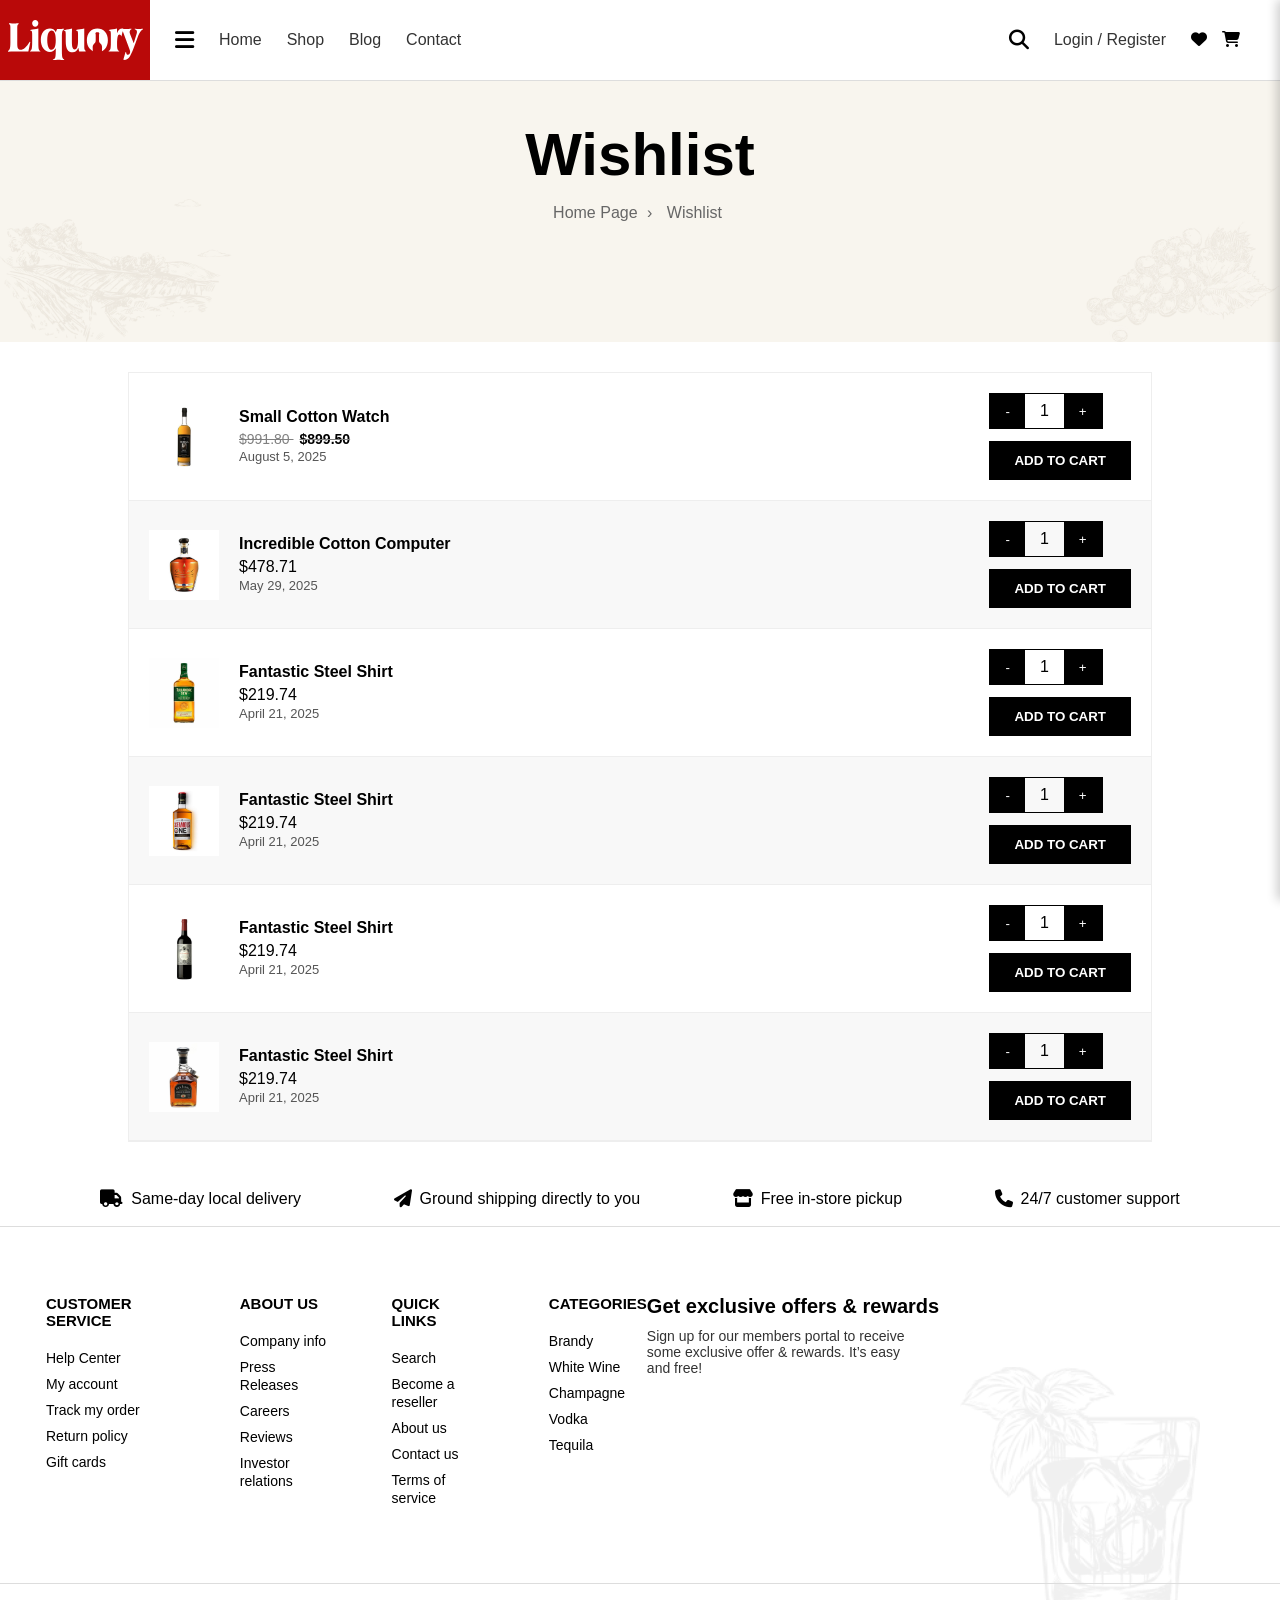
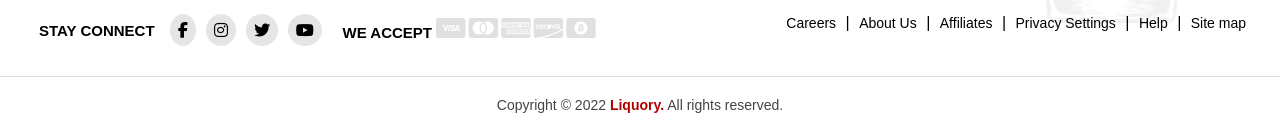
<file: FinalProject_Front/Wishlist.html>
<!DOCTYPE html>
<html lang="en">

<head>
    <meta charset="UTF-8">
    <meta name="viewport" content="width=device-width, initial-scale=1.0">
    <title>LiquoryWishlist</title>
    <link rel="stylesheet" href="https://cdnjs.cloudflare.com/ajax/libs/font-awesome/6.5.0/css/all.min.css" />
    <link rel="stylesheet" href="./assets/css/Wishlist.css">
</head>

<body>
    <header>
        <nav class="navbar">
            <div class="nav-left">
                <div class="red-box">
                    <img src="./assets/img/logo-white (2).svg" alt="">
                </div>

                <div class="sidebar-icon" onclick="toggleSidebar()">
                    <i class="fas fa-bars"></i>
                </div>
                <div id="sidebar-dropdown" class="sidebar-dropdown">
                    <ul>
                        <li>
                            <a href="Wine.html">
                                <i class="fa-solid fa-wine-glass"></i> Wine
                            </a>
                        </li>

                        <li>
                            <a href="Beer.html">
                                <i class="fa-solid fa-beer-mug-empty"></i> Beer
                            </a>
                        </li>

                        <li>
                            <a href="Whiskey.html">
                                <i class="fa-solid fa-whiskey-glass"></i> Whiskey
                            </a>
                        </li>

                        <li>
                            <a href="Cogac.html">
                                <i class="fa-solid fa-whiskey-glass"></i> Cognac
                            </a>
                        </li>

                        <li>
                            <a href="Cocktail.html">
                                <i class="fa-solid fa-martini-glass"></i> Cocktail
                            </a>
                        </li>

                        <li>
                            <a href="Tequila.html">
                                <i class="fa-solid fa-bottle-droplet"></i> Tequila
                            </a>
                        </li>
                    </ul>
                </div>


                <div class="nav-links">
                    <a href="Index.html">Home</a>
                    <a href="Shop1.html">Shop</a>
                    <a href="Blog.html">Blog</a>
                    <a href="Contact.html">Contact</a>
                </div>
            </div>

            <div class="nav-right">
                <div class="search-icon">
                    <i class="fas fa-search"></i>
                </div>
                <div class="auth">
                    <a href="#">Login / Register</a>
                </div>
                <div class="icons-nav">
                    <a href="Wishlist.html">
                        <i class="fas fa-heart"></i>
                    </a>

                    <i class="fas fa-shopping-cart" id="cartIcon"></i>
                </div>


                <div class="cart-sidebar" id="cartSidebar">
                    <div class="cart-header">
                        <h3>Shopping cart</h3>
                        <span id="closeCart" class="close-btn">CLOSE ×</span>
                    </div>

                    <div class="cart-body">
                        <p>No products in the cart.</p>
                    </div>
                </div>

                <div class="cart-overlay" id="cartOverlay"></div>

            </div>
        </nav>
    </header>

    <main>
        <section id="page-header">
            <div class="page-header-content">
                <h1>Wishlist</h1>

                <p class="breadcrumb">
                    <a href="#">Home Page</a> <span>›</span>
                    <span>Wishlist</span>
                </p>
            </div>
        </section>




        <section class="product-section">

            <div class="product-item">
                <div class="product-left">
                    <img src="./assets/img/MiniDrink1.jpg" alt="">
                    <div class="product-info">
                        <h3>Small Cotton Watch</h3>
                        <p class="old-price">$991.80 <span class="new-price">$899.50</span></p>
                        <span class="date">August 5, 2025</span>
                    </div>
                </div>

                <div class="product-right">
                    <div class="quantity-box">
                        <button>-</button>
                        <span>1</span>
                        <button>+</button>
                    </div>
                    <button class="btn">ADD TO CART</button>
                </div>
            </div>

            <div class="product-item">
                <div class="product-left">
                    <img src="./assets/img/MiniDrink2.jpg" alt="">
                    <div class="product-info">
                        <h3>Incredible Cotton Computer</h3>
                        <p class="price">$478.71</p>
                        <span class="date">May 29, 2025</span>
                    </div>
                </div>

                <div class="product-right">
                    <div class="quantity-box">
                        <button>-</button>
                        <span>1</span>
                        <button>+</button>
                    </div>
                    <button class="btn">ADD TO CART</button>
                </div>
            </div>

            <div class="product-item">
                <div class="product-left">
                    <img src="./assets/img/MiniDrink3.jpg" alt="">
                    <div class="product-info">
                        <h3>Fantastic Steel Shirt</h3>
                        <p class="price">$219.74</p>
                        <span class="date">April 21, 2025</span>
                    </div>
                </div>

                <div class="product-right">
                    <div class="quantity-box">
                        <button>-</button>
                        <span>1</span>
                        <button>+</button>
                    </div>
                    <button class="btn">ADD TO CART</button>
                </div>
            </div>


            <div class="product-item">
                <div class="product-left">
                    <img src="./assets/img/MiniDrink4.jpg" alt="">
                    <div class="product-info">
                        <h3>Fantastic Steel Shirt</h3>
                        <p class="price">$219.74</p>
                        <span class="date">April 21, 2025</span>
                    </div>
                </div>

                <div class="product-right">
                    <div class="quantity-box">
                        <button>-</button>
                        <span>1</span>
                        <button>+</button>
                    </div>
                    <button class="btn">ADD TO CART</button>
                </div>
            </div>

            <div class="product-item">
                <div class="product-left">
                    <img src="./assets/img/MiniDrink5.jpg" alt="">
                    <div class="product-info">
                        <h3>Fantastic Steel Shirt</h3>
                        <p class="price">$219.74</p>
                        <span class="date">April 21, 2025</span>
                    </div>
                </div>

                <div class="product-right">
                    <div class="quantity-box">
                        <button>-</button>
                        <span>1</span>
                        <button>+</button>
                    </div>
                    <button class="btn">ADD TO CART</button>
                </div>
            </div>

            <div class="product-item">
                <div class="product-left">
                    <img src="./assets/img/MiniDrink6.jpg" alt="">
                    <div class="product-info">
                        <h3>Fantastic Steel Shirt</h3>
                        <p class="price">$219.74</p>
                        <span class="date">April 21, 2025</span>
                    </div>
                </div>

                <div class="product-right">
                    <div class="quantity-box">
                        <button>-</button>
                        <span>1</span>
                        <button>+</button>
                    </div>
                    <button class="btn">ADD TO CART</button>
                </div>
            </div>

        </section>
    </main>




    <footer id="footer">
        <div class="footer-top">
            <div class="footer-info">
                <i class="fa-solid fa-truck"></i>
                <p>Same-day local delivery</p>
            </div>
            <div class="footer-info">
                <i class="fa-solid fa-paper-plane"></i>
                <p>Ground shipping directly to you</p>
            </div>
            <div class="footer-info">
                <i class="fa-solid fa-store"></i>
                <p>Free in-store pickup</p>
            </div>
            <div class="footer-info">
                <i class="fa-solid fa-phone"></i>
                <p>24/7 customer support</p>
            </div>
        </div>

        <div class="footer-main">
            <div class="footer-cols">
                <div class="footer-col">
                    <h4>CUSTOMER SERVICE</h4>
                    <ul>
                        <li><a href="#">Help Center</a></li>
                        <li><a href="#">My account</a></li>
                        <li><a href="#">Track my order</a></li>
                        <li><a href="#">Return policy</a></li>
                        <li><a href="#">Gift cards</a></li>
                    </ul>
                </div>

                <div class="footer-col">
                    <h4>ABOUT US</h4>
                    <ul>
                        <li><a href="#">Company info</a></li>
                        <li><a href="#">Press Releases</a></li>
                        <li><a href="#">Careers</a></li>
                        <li><a href="#">Reviews</a></li>
                        <li><a href="#">Investor relations</a></li>
                    </ul>
                </div>

                <div class="footer-col">
                    <h4>QUICK LINKS</h4>
                    <ul>
                        <li><a href="#">Search</a></li>
                        <li><a href="#">Become a reseller</a></li>
                        <li><a href="#">About us</a></li>
                        <li><a href="#">Contact us</a></li>
                        <li><a href="#">Terms of service</a></li>
                    </ul>
                </div>

                <div class="footer-col">
                    <h4>CATEGORIES</h4>
                    <ul>
                        <li><a href="#">Brandy</a></li>
                        <li><a href="#">White Wine</a></li>
                        <li><a href="#">Champagne</a></li>
                        <li><a href="#">Vodka</a></li>
                        <li><a href="#">Tequila</a></li>
                    </ul>
                </div>
            </div>

            <div class="footer-offer">
                <h3>Get exclusive offers & rewards</h3>
                <p>
                    Sign up for our members portal to receive some exclusive offer & rewards. It’s easy and free!
                </p>
            </div>
        </div>

        <div class="footer-bottom">
            <div class="footer-left">
                <div class="social">
                    <span class="title">STAY CONNECT</span>
                    <div class="social-icons">
                        <i class="fa-brands fa-facebook-f"></i>
                        <i class="fa-brands fa-instagram"></i>
                        <i class="fa-brands fa-twitter"></i>
                        <i class="fa-brands fa-youtube"></i>
                    </div>
                </div>

                <div class="payments">
                    <span class="title">WE ACCEPT</span>
                    <img src="./assets/img/PaymentLogo.png" alt="">
                </div>
            </div>

            <div class="footer-right">
                <div class="links">
                    <a href="#">Careers</a> |
                    <a href="#">About Us</a> |
                    <a href="#">Affiliates</a> |
                    <a href="#">Privacy Settings</a> |
                    <a href="#">Help</a> |
                    <a href="#">Site map</a>
                </div>
            </div>
        </div>
        <div class="footer-copy">
            <p>Copyright © 2022 <span>Liquory.</span> All rights reserved.</p>
        </div>
        <img src="./assets/img/Glass.png" alt="Footer Decoration" class="footer-side-image">
    </footer>


    <script src="./assets/js/Wishlist.js"></script>
</body>

</html>
</file>
<file: FinalProject_Front/assets/css/Beer.css>
* {
    margin: 0;
    padding: 0;
    box-sizing: border-box;
    scroll-behavior: smooth;
}

body {
    font-family: Arial, sans-serif;
}

header {
    position: fixed;
    top: 0;
    left: 0;
    width: 100%;
    background-color: #fff;
    border-bottom: 1px solid #ddd;
    z-index: 1000;
}

.navbar {
    display: flex;
    align-items: center;
    justify-content: space-between;
    height: 80px;
    padding: 0 40px;
}

.nav-left {
    margin-left: -40px;
    display: flex;
    align-items: center;
    gap: 25px;
}

.red-box {
    width: 150px;
    height: 80px;
    background-color: rgb(185, 9, 9);
    display: flex;
    align-items: center;
    justify-content: center;
}

.brand-logo {
    height: 45px;
    object-fit: contain;
}

.sidebar-icon i {
    font-size: 22px;
    cursor: pointer;
}

.nav-links {
    display: flex;
    align-items: center;
    gap: 25px;
}

.nav-links a {
    text-decoration: none;
    color: #333;
    font-weight: 500;
    transition: color 0.3s;
}

.nav-links a:hover {
    color: red;
}

.nav-right {
    display: flex;
    align-items: center;
    gap: 25px;
}

.search-icon i,
.icons i {
    font-size: 20px;
    cursor: pointer;
}

.auth a {
    text-decoration: none;
    color: #333;
    font-weight: 500;
}

.icons-nav {
    display: flex;
    gap: 15px;
}

.icons-nav i {
    color: #000;
}

section:nth-child(even) {
    background-color: #fff;
}



.sidebar-dropdown {
    position: absolute;
    top: 80px;
    left: 151px;
    width: 260px;
    height: 500px;
    background: #f8f5ee url("../img/DropdownImg.png") center bottom no-repeat;
    border: 1px solid #ddd;
    box-shadow: 0 8px 25px rgba(0, 0, 0, 0.15);
    padding: 10px 0;
    display: none;
    z-index: 3000;
}

.sidebar-dropdown.active {
    display: block;
    animation: dropdownFade 0.25s ease-out;
}

.sidebar-dropdown ul {
    margin: 0;
    padding: 0;
    list-style: none;
}

.sidebar-dropdown li a {
    display: flex;
    align-items: center;
    gap: 12px;
    padding: 16px 18px;
    font-size: 16px;
    text-decoration: none;
    color: #22222284;
    font-weight: 100px;
    transition: 0.2s;
}

.sidebar-dropdown li a:hover {
    color: #4d4c4c;
}

.sidebar-dropdown .icon {
    width: 22px;
    opacity: 0.8;
}

@keyframes dropdownFade {
    from {
        opacity: 0;
        transform: translateY(-12px);
    }

    to {
        opacity: 1;
        transform: translateY(0);
    }
}


.sidebar-dropdown a {
    display: flex;
    align-items: center;
    gap: 14px;
    padding: 12px 20px;
    font-size: 16px;
    text-decoration: none;
    transition: 0.2s;
    font-weight: 600;
}

.sidebar-dropdown a i {
    width: 20px;
    font-size: 18px;
}

/* .sidebar-dropdown a:hover {
    background: #f4f4f4;
} */

/* .sidebar-dropdown a:hover i {
    color: #b40000;
} */



.cart-sidebar {
    position: fixed;
    top: 0;
    right: -400px;
    width: 400px;
    height: 100%;
    background: #fff;
    box-shadow: -3px 0 10px rgba(0, 0, 0, 0.2);
    transition: 0.4s ease;
    z-index: 9999;
    padding: 20px;
}

.cart-sidebar.active {
    right: 0;
}

.cart-header {
    display: flex;
    justify-content: space-between;
    align-items: center;
    border-bottom: 1px solid #ccc;
    padding-bottom: 15px;
}

.close-btn {
    cursor: pointer;
}

.cart-body {
    padding: 40px 10px;
    text-align: center;
}

.cart-overlay {
    position: fixed;
    top: 0;
    left: 0;
    width: 100%;
    height: 100%;
    background: rgba(0, 0, 0, 0.5);
    display: none;
    z-index: 999;
}

.cart-overlay.active {
    display: block;
}

#cartIcon {
    cursor: pointer;
}


#page-header {
    background: #f8f5ee url("../img/Background3.png") center bottom no-repeat;
    background-size: 100% auto;
    text-align: center;
    padding: 120px 0;
}

.page-header-content h1 {
    font-size: 60px;
    font-weight: 800;
    margin-bottom: 15px;
}

.page-header-content .breadcrumb {
    font-size: 16px;
    color: #666;
}

.page-header-content .breadcrumb a {
    color: #666;
    text-decoration: none;
    font-weight: 500;
}

.page-header-content .breadcrumb span {
    margin: 0 5px;
}

.page-header-content .breadcrumb a:hover {
    color: #000;
}


#shop-page {
    padding: 80px 70px;
    background-color: #fff;
}

.shop-layout {
    display: flex;
    gap: 60px;
}


.sidebar {
    width: 260px;
}

.filter-section {
    margin-bottom: 35px;
}

.filter-title {
    font-size: 22px;
    font-weight: 700;
    margin-bottom: 15px;
}

.filter-line {
    border: none;
    height: 1px;
    background: #e5e5e5;
    margin-bottom: 15px;
}

.category-list {
    list-style: none;
    padding: 0;
    margin: 0;
}

.category-list li {
    font-size: 16px;
    padding: 10px 0;
    display: flex;
    justify-content: space-between;
    cursor: pointer;
    color: #333;
    transition: 0.2s ease;
}

.category-list li:hover,
.category-list li.active {
    color: #b40000;
    font-weight: 700;
}

.price-filter input[type="range"] {
    width: 100%;
    margin: 15px 0 8px 0;
    cursor: pointer;
}

.price-filter input[type="range"]::-webkit-slider-runnable-track {
    height: 4px;
    background: #dcdcdc;
    border-radius: 3px;
}

.price-filter input[type="range"]::-webkit-slider-thumb {
    -webkit-appearance: none;
    width: 16px;
    height: 16px;
    background: #b40000;
    border-radius: 50%;
    margin-top: -6px;
    cursor: pointer;
}

.price-filter input[type="range"]::-moz-range-thumb {
    width: 16px;
    height: 16px;
    background: #b40000;
    border-radius: 50%;
    cursor: pointer;
}


.price-range {
    color: #555;
    font-size: 15px;
}

.filter-footer {
    display: flex;
    justify-content: space-between;
    align-items: center;
}

.filter-link {
    color: #b40000;
    font-weight: 600;
    font-size: 16px;
    text-decoration: none;
}

.filter-link:hover {
    text-decoration: underline;
}

.brand-list {
    list-style: none;
    padding: 0;
    margin: 0;
}

.brand-list li {
    font-size: 16px;
    padding: 8px 0;
    display: flex;
    justify-content: space-between;
    cursor: pointer;
    color: #444;
    transition: 0.2s ease;
}

.brand-list li:hover {
    color: #b40000;
    font-weight: 600;
}

.tag-box {
    display: flex;
    flex-wrap: wrap;
    gap: 10px;
}

.tag {
    display: inline-block;
    padding: 6px 12px;
    border: 1px solid #ddd;
    border-radius: 4px;
    font-size: 14px;
    cursor: pointer;
    color: #555;
    transition: 0.2s ease;
}

.tag:hover {
    background: #b40000;
    color: #fff;
    border-color: #b40000;
}



.products-area {
    flex: 1;
}

.products-header {
    display: flex;
    justify-content: space-between;
    margin-bottom: 25px;
}

.sorting-left i {
    margin-right: 15px;
    cursor: pointer;
    color: #b40000;
    font-size: 20px;
}

.products-grid {
    display: grid;
    grid-template-columns: repeat(3, 1fr);
    gap: 40px;
}

.product-card {
    text-align: center;
    transition: 0.3s;
}

.product-card:hover {
    transform: translateY(-5px);
}

.product-card img {
    width: 230px;
    height: 330px;
    object-fit: contain;
}

.product-img {
    position: relative;
    overflow: hidden;
}

.product-icons {
    position: absolute;
    top: 57px;
    right: 51px;
    display: flex;
    flex-direction: column;
    gap: 10px;
    opacity: 0;
    transform: translateY(-12px);
    transition: opacity 0.3s ease, transform 0.3s ease;
}

.product-icons i {
    background-color: #fff;
    color: #000;
    border-radius: 50%;
    padding: 10px;
    font-size: 14px;
    cursor: pointer;
    box-shadow: 0 2px 6px rgba(0, 0, 0, 0.2);
    transition: background 0.3s ease, color 0.3s ease;
}

.product-card:hover .product-icons {
    opacity: 1;
    transform: translateY(0);
}

.product-icons i:hover {
    background-color: #b40000;
    color: #fff;
}

.product-card h4 {
    margin: 15px 0 5px 0;
    font-size: 17px;
    font-weight: 700;
}

.stars {
    color: #ffcc00;
    margin-bottom: 8px;
}

.price {
    font-size: 20px;
    font-weight: 700;
    color: #000;
}

.stock {
    color: green;
    margin-top: 5px;
    font-size: 14px;
}

.cart {
    display: flex;
    justify-content: center;
    gap: 8px;
    margin-top: 10px;
}

.cart input {
    width: 45px;
    text-align: center;
}

.cart button {
    background: #000;
    color: #fff;
    padding: 8px 20px;
    border: none;
    cursor: pointer;
    font-weight: 600;
    transition: 0.3s;
}

.cart button:hover {
    background: #b40000;
}


.best-seller-box {
    margin-top: 40px;
}

.best-seller-title {
    font-size: 24px;
    font-weight: 700;
    margin-bottom: 15px;
}

.best-line {
    border: none;
    height: 1px;
    background: #e5e5e5;
    margin-bottom: 25px;
}

.best-seller-item {
    display: flex;
    align-items: flex-start;
    gap: 15px;
    margin-bottom: 30px;
}

.best-seller-item img {
    width: 55px;
    height: 110px;
    object-fit: contain;
}

.best-info h4 {
    font-size: 15px;
    font-weight: 700;
    margin-bottom: 4px;
}

.best-info .stars {
    color: #ffcc00;
    font-size: 14px;
    margin-bottom: 6px;
}

.best-price {
    font-size: 16px;
    font-weight: 700;
    margin-bottom: 3px;
}

.best-stock {
    color: green;
    font-size: 14px;
}

.best-stock i {
    font-size: 8px;
    margin-right: 4px;
}

.best-banner-box {
    height: 400px;
    width: 319px;
    position: relative;
    margin-top: 30px;
    margin-bottom: 96px;
}

.best-banner-box img {
    width: 100%;
    display: block;
}

.banner-content {
    position: absolute;
    top: 40px;
    left: 30px;
    z-index: 2;
    color: #fff;
    text-align: left;
}

.banner-content h3 {
    font-size: 26px;
    font-weight: 800;
    margin-bottom: 10px;
    letter-spacing: 1px;
}

.banner-content h2 {
    font-size: 32px;
    font-family: "Brush Script MT", cursive;
    font-weight: 400;
    margin-bottom: 25px;
}

.banner-content .from {
    font-size: 18px;
    margin-bottom: 5px;
}

.banner-content .price {
    font-size: 38px;
    font-weight: 800;
    color: #b40000;
}

.filter-section {
    margin-top: 35px;
}

.filter-title {
    font-size: 22px;
    font-weight: 700;
    margin-bottom: 10px;
}

.filter-line {
    border: none;
    border-top: 1px solid #eee;
    margin-bottom: 20px;
}

.brand-list {
    list-style: none;
    padding: 0;
    margin: 0;
}

.brand-list li {
    display: flex;
    justify-content: space-between;
    padding: 8px 0;
    font-size: 16px;
    cursor: pointer;
    color: #444;
}

.brand-list li span {
    color: #777;
}

.brand-list li:hover {
    color: #b40000;
}

.tag-box {
    display: flex;
    flex-wrap: wrap;
    gap: 10px;
}

.tag {
    background: #f5f5f5;
    border: 1px solid #e5e5e5;
    padding: 6px 12px;
    border-radius: 4px;
    font-size: 14px;
    color: #333;
    cursor: pointer;
    transition: 0.2s;
}

.tag:hover {
    background: #b40000;
    border-color: #b40000;
    color: #fff;
}


#footer {
    position: relative;
    background-color: #fff;
    color: #000;
    font-family: "Poppins", sans-serif;
    overflow: hidden;
}

.footer-side-image {
    position: absolute;
    right: 80px;
    bottom: 110px;
    width: 240px;
    height: auto;
    opacity: 0.6;
    pointer-events: none;
    z-index: 1;
}

.footer-main,
.footer-bottom {
    position: relative;
    z-index: 5;
}


.footer-top {
    display: flex;
    justify-content: space-around;
    align-items: center;
    border-bottom: 1px solid #ddd;
    padding: 18px 54px;
}

.footer-top .footer-info {
    display: flex;
    align-items: center;
    gap: 8px;
}

.footer-top i {
    font-size: 18px;
}

.footer-main {
    display: flex;
    justify-content: space-between;
    padding: 68px 221px;
    position: relative;
}

.footer-cols {
    margin-left: -175px;
    display: flex;
    gap: 60px;
}

.footer-col h4 {
    font-weight: 700;
    font-size: 15px;
    margin-bottom: 20px;
}

.footer-col ul {
    list-style: none;
    padding: 0;
}

.footer-col ul li {
    margin-bottom: 8px;
}

.footer-col ul li a {
    color: #000;
    text-decoration: none;
    font-size: 14px;
}

.footer-col ul li a:hover {
    color: #b40000;
}

.footer-offer {
    margin-right: 90px;
    position: relative;
    width: 350px;
}

.footer-offer h3 {
    font-size: 20px;
    font-weight: 700;
}

.footer-offer p {
    font-size: 14px;
    color: #333;
    margin-top: 10px;
    max-width: 280px;
}

.footer-offer img {
    position: absolute;
    right: 0;
    top: 20px;
    width: 180px;
    opacity: 0.15;
}

.footer-bottom {
    display: flex;
    justify-content: space-between;
    align-items: flex-start;
    border-top: 1px solid #ddd;
    padding: 30px 75px;
    margin-left: -36px;
}

.footer-left {
    display: flex;
    align-items: center;
    gap: 21px;
}

.footer-left .social {
    display: flex;
    align-items: center;
    gap: 15px;
}

.footer-left .title {
    font-weight: 700;
    font-size: 15px;
    margin-bottom: 0;
}

.social-icons {
    display: flex;
    align-items: center;
    gap: 10px;
}

.social-icons i {
    background: #e5e5e5;
    color: #000;
    border-radius: 50%;
    padding: 8px;
    cursor: pointer;
    transition: 0.3s;
}

.social-icons i:hover {
    background: #b40000;
    color: #fff;
}

.payments img {
    width: 160px;
    opacity: 0.6;
}

.footer-right {
    text-align: right;
    margin-right: -46px;
}

.footer-right .links a {
    color: #000;
    text-decoration: none;
    margin: 0 5px;
    font-size: 14px;
}

.footer-right .links a:hover {
    color: #b40000;
}

.footer-right p {
    font-size: 14px;
    color: #444;
    margin-top: 10px;
}

.footer-copy {
    border-top: 1px solid #ddd;
    text-align: center;
    padding: 20px 0;
    background-color: #fff;
}

.footer-copy p {
    font-size: 14px;
    color: #444;
    margin: 0;
}

.footer-copy span {
    color: #b40000;
    font-weight: 700;
}


@media(max-width:1200px) {

    #shop-page {
        padding: 80px 30px;
    }

    .products-grid {
        gap: 20px;
    }




    .footer-main {
        padding: 50px 120px;
    }
}



@media(max-width:1200px) {

    #shop-page {
        padding: 80px 30px;
    }

    .products-grid {
        gap: 20px;
    }

    .footer-main {
        padding: 50px 120px;
    }
}



@media(max-width:992px) {

    .navbar {
        display: flex;
        align-items: center;
        justify-content: space-between;
    }

    .nav-left {
        display: flex;
        align-items: center;
        gap: 3px;
    }

    .nav-right {
        display: flex;
        align-items: center;
        gap: 20px;
        white-space: nowrap;
    }

    .nav-links {
        display: flex;
        gap: 11px;
    }

    .sidebar-icon {
        display: block;
    }

    .sidebar-dropdown {
        left: 110px;
    }

    .page-header-content h1 {
        font-size: 42px;
    }

    .shop-layout {
        flex-direction: column;
    }

    .sidebar {
        width: 100%;
        display: flex;
        flex-wrap: wrap;
        gap: 25px;
    }

    .filter-section {
        width: 47%;
    }

    .best-seller-box {
        width: 100%;
        display: flex;
        flex-wrap: wrap;
        flex-direction: row;
        justify-content: flex-start;
        align-content: stretch;
        align-items: flex-start;
        gap: 21px;
    }


    .best-banner-box {
        width: 100%;
        height: auto;
    }

    .products-grid {
        grid-template-columns: repeat(3, 1fr);
        gap: 25px;
    }

    .product-card img {
        width: 200px;
        height: 300px;
    }

    .footer-main {
        flex-direction: column;
        align-items: center;
        padding: 50px 40px;
    }

    .footer-cols {
        margin-left: 0;
        justify-content: center;
        flex-wrap: wrap;
    }

    .footer-col {
        width: 45%;
        margin-bottom: 25px;
    }

    .footer-offer {
        margin: 20px 0;
        text-align: center;
    }

    .footer-bottom {
        flex-direction: column;
        text-align: center;
    }

    .footer-right {
        margin: 30px 0 0 0;
        text-align: center;
    }
}



@media(max-width:768px) {
    .navbar {
        height: auto;
        padding: 0px 10px;
        gap: 15px;
    }

    .nav-left {
        gap: 6px;
    }

    .nav-links {
        font-size: 13px;
        gap: 10px;
    }

    .nav-right {
        gap: 6px;
        font-size: 13px;
    }

    .red-box {
        height: 60px;
        width: 129px;
    }

    .red-box img {
        width: 89px;
        margin-left: 25px;
    }

    #page-header {
        padding: 60px 0;
    }

    .page-header-content h1 {
        font-size: 32px;
    }

    .sidebar {
        flex-direction: column;
        gap: 20px;
    }

    .filter-section {
        width: 100%;
    }

    .products-grid {
        grid-template-columns: repeat(3, 1fr);
    }

    .product-card img {
        width: 170px;
        height: 250px;
    }

    .footer-cols {
        flex-direction: column;
        align-items: center;
        text-align: center;
    }

    .footer-col {
        width: 100%;
    }

    .footer-top {
        flex-wrap: wrap;
        gap: 20px;
    }

    .footer-side-image {
        display: none;
    }
}



@media(max-width:480px) {

    .sidebar-icon {
        font-size: 20px;
    }

    .products-grid {
        grid-template-columns: 1fr;
    }

    .product-card img {
        width: 100%;
        height: auto;
    }

    .cart {
        flex-direction: column;
    }

    .cart input {
        width: 100%;
    }

    .cart button {
        width: 100%;
    }

    .footer-bottom {
        padding: 20px 52px;
    }

    .footer-right {
        font-size: 13px;
    }
}
</file>
<file: FinalProject_Front/assets/css/Blog.css>
* {
    margin: 0;
    padding: 0;
    box-sizing: border-box;
    scroll-behavior: smooth;
}

body {
    font-family: Arial, sans-serif;
}

header {
    position: fixed;
    top: 0;
    left: 0;
    width: 100%;
    background-color: #fff;
    border-bottom: 1px solid #ddd;
    z-index: 1000;
}

.navbar {
    display: flex;
    align-items: center;
    justify-content: space-between;
    height: 80px;
    padding: 0 40px;
}

.nav-left {
    margin-left: -40px;
    display: flex;
    align-items: center;
    gap: 25px;
}

.red-box {
    width: 150px;
    height: 80px;
    background-color: rgb(185, 9, 9);
    display: flex;
    align-items: center;
    justify-content: center;
}

.brand-logo {
    height: 45px;
    object-fit: contain;
}

.sidebar-icon i {
    font-size: 22px;
    cursor: pointer;
}

.nav-links {
    display: flex;
    align-items: center;
    gap: 25px;
}

.nav-links a {
    text-decoration: none;
    color: #333;
    font-weight: 500;
    transition: color 0.3s;
}

.nav-links a:hover {
    color: red;
}

.nav-right {
    display: flex;
    align-items: center;
    gap: 25px;
}

.search-icon i,
.icons i {
    font-size: 20px;
    cursor: pointer;
}

.auth a {
    text-decoration: none;
    color: #333;
    font-weight: 500;
}

.icons-nav {
    display: flex;
    gap: 15px;
}

.icons-nav i{
    color: #000;
}

section:nth-child(even) {
    background-color: #fff;
}


.cart-sidebar {
    position: fixed;
    top: 0;
    right: -400px;
    width: 400px;
    height: 100%;
    background: #fff;
    box-shadow: -3px 0 10px rgba(0, 0, 0, 0.2);
    transition: 0.4s ease;
    z-index: 9999;
    padding: 20px;
}

.cart-sidebar.active {
    right: 0;
}

.cart-header {
    display: flex;
    justify-content: space-between;
    align-items: center;
    border-bottom: 1px solid #ccc;
    padding-bottom: 15px;
}

.close-btn {
    cursor: pointer;
}

.cart-body {
    padding: 40px 10px;
    text-align: center;
}

.cart-overlay {
    position: fixed;
    top: 0;
    left: 0;
    width: 100%;
    height: 100%;
    background: rgba(0, 0, 0, 0.5);
    display: none;
    z-index: 999;
}

.cart-overlay.active {
    display: block;
}

#cartIcon {
    cursor: pointer;
}


.sidebar-dropdown {
    position: absolute;
    top: 80px;        
    left: 151px;     
    width: 260px;
    height: 500px;
    background: #f8f5ee url("../img/DropdownImg.png") center bottom no-repeat;
    border: 1px solid #ddd;
    box-shadow: 0 8px 25px rgba(0,0,0,0.15);
    padding: 10px 0;
    display: none;
    z-index: 3000;
}

.sidebar-dropdown.active {
    display: block;
    animation: dropdownFade 0.25s ease-out;
}

.sidebar-dropdown ul {
    margin: 0;
    padding: 0;
    list-style: none;
}

.sidebar-dropdown li a {
    display: flex;
    align-items: center;
    gap: 12px;
    padding: 16px 18px;
    font-size: 16px;
    text-decoration: none;
    color: #22222284;
    font-weight: 100px;
    transition: 0.2s;
}

.sidebar-dropdown li a:hover {
    color: #4d4c4c;
}

.sidebar-dropdown .icon {
    width: 22px;
    opacity: 0.8;
}

@keyframes dropdownFade {
    from { opacity: 0; transform: translateY(-12px); }
    to   { opacity: 1; transform: translateY(0); }
}


.sidebar-dropdown a {
    display: flex;
    align-items: center;
    gap: 14px;
    padding: 12px 20px;
    font-size: 16px;
    text-decoration: none;
    transition: 0.2s;
    font-weight: 600;
}

.sidebar-dropdown a i {
    width: 20px;
    font-size: 18px;
}

/* .sidebar-dropdown a:hover {
    background: #f4f4f4;
} */

/* .sidebar-dropdown a:hover i {
    color: #b40000;
} */


#page-header {
    background: #f8f5ee url("../img/Background3.png") center bottom no-repeat;
    background-size: 100% auto;
    text-align: center;
    padding: 120px 0;
}

.page-header-content h1 {
    font-size: 60px;
    font-weight: 800;
    margin-bottom: 15px;
}

.page-header-content .breadcrumb {
    font-size: 16px;
    color: #666;
}

.page-header-content .breadcrumb a {
    color: #666;
    text-decoration: none;
    font-weight: 500;
}

.page-header-content .breadcrumb span {
    margin: 0 5px;
}

.page-header-content .breadcrumb a:hover {
    color: #000;
}

#blog-page {
    padding: 60px 80px;
    background: #fff;
}

.blog-layout {
    display: flex;
    gap: 60px;
}

.blog-left {
    flex: 1;
}



.blog-main-img {
    width: 100%;
    margin-bottom: 20px;
    margin-top: 8px;
    transition: transform 0.35s ease;
}

.blog-main-img:hover {
    transform: scale(1.02);
}

.blog-meta .category {
    color: #b40000;
    font-size: 13px;
    font-weight: 700;
    text-transform: uppercase;
}

.blog-title {
    font-size: 28px;
    font-weight: 800;
    margin: 10px 0;
}

.blog-info {
    color: #777;
    font-size: 14px;
    margin-bottom: 20px;
}

.blog-text {
    color: #444;
    font-size: 15px;
    line-height: 1.7;
}

.read-more {
    display: inline-block;
    margin-top: 18px;
    font-weight: 700;
    color: #000;
    text-decoration: none;
}

.read-more i {
    color: #b40000;
    margin-left: 5px;
}



.blog-sidebar {
    width: 300px;
}

.sidebar-box {
    margin-bottom: 40px;
}

.sidebar-box img {
    width: 100%;
}

.sidebar-box h3 {
    font-size: 20px;
    font-weight: 800;
    margin: 12px 0;
}

.about-box p {
    font-size: 15px;
    color: #555;
}

.shop-now {
    text-decoration: none;
    font-weight: 700;
    color: #000;
}

.shop-now i {
    color: #b40000;
}


.search-box {
    display: flex;
    margin-top: 10px;
}

.search-box input {
    width: 100%;
    padding: 12px 14px;
    font-size: 15px;
    border: 1px solid #ddd;
    border-right: none;
}

.search-box button {
    background: #b40000;
    color: #fff;
    border: none;
    width: 55px;
    cursor: pointer;
}


.categories-box .category-list {
    list-style: none;
    margin: 0;
    padding: 0;
}

.categories-box li {
    padding: 8px 0;
    font-size: 16px;
    display: flex;
    justify-content: space-between;
    color: #333;
}

.categories-box li span {
    color: #777;
}


.tags-section {
    margin-top: 40px;
}

.tags-box {
    display: flex;
    flex-wrap: wrap;
    gap: 10px;
}

.tag {
    padding: 6px 14px;
    border: 1px solid #ddd;
    border-radius: 3px;
    font-size: 14px;
    cursor: pointer;
    transition: 0.2s;
    background: #fafafa;
}

.tag:hover {
    background: #b40000;
    color: white;
    border-color: #b40000;
}


.best-banner-box {
    height: 400px;
    width: 319px;
    position: relative;
    margin-top: 30px;
    margin-bottom: 96px;
}

.best-banner-box img {
    width: 100%;
    display: block;
}

.banner-content {
    position: absolute;
    top: 40px;
    left: 30px;
    z-index: 2;
    color: #fff;
    text-align: left;
}

.banner-content h3 {
    font-size: 26px;
    font-weight: 800;
    margin-bottom: 10px;
    letter-spacing: 1px;
    margin-top: 51px;
}

.banner-content h2 {
    font-size: 32px;
    font-family: "Brush Script MT", cursive;
    font-weight: 400;
    margin-bottom: 25px;
}

.banner-content .from {
    font-size: 18px;
    margin-bottom: 5px;
}

.banner-content .price {
    font-size: 38px;
    font-weight: 800;
    color: #b40000;
}


.latest-posts {
    margin-top: 40px;
}

.sidebar-title {
    font-size: 22px;
    font-weight: 800;
    margin-bottom: 12px;
}

.sidebar-line {
    border: none;
    border-bottom: 1px solid #eee;
    margin-bottom: 20px;
}

.latest-post-item {
    display: flex;
    gap: 15px;
    margin-bottom: 20px;
    cursor: pointer;
    transition: transform .2s ease;
}

/* .latest-post-item:hover {
    transform: translateX(5px);
} */

.latest-post-item img {
    width: 80px;
    height: 70px;
    object-fit: cover;
}

.latest-title {
    font-size: 15px;
    font-weight: 600;
    color: #000;
    text-decoration: none;
    line-height: 1.3;
}

.latest-title:hover {
    color: #b40000;
}

.latest-date {
    margin-top: 5px;
    font-size: 14px;
    color: #777;
}


.pagination {
    display: flex;
    gap: 10px;
    margin-top: 85px;
    margin-bottom: 60px;
    justify-content: flex-start;

}

.pagination .page {
    width: 45px;
    height: 45px;
    border-radius: 4px;
    border: 1px solid #e5e5e5;
    background: #fff;
    font-weight: 600;
    font-size: 16px;
    display: flex;
    justify-content: center;
    align-items: center;
    color: #000;
    text-decoration: none;
    transition: 0.3s;
}

.pagination .page:hover {
    background: #000;
    color: #fff;
}

.pagination .page.active {
    background: #000;
    color: #fff;
}

.pagination .next i {
    font-size: 14px;
}



#footer {
    position: relative;
    background-color: #fff;
    color: #000;
    font-family: "Poppins", sans-serif;
    overflow: hidden;
}

.footer-side-image {
    position: absolute;
    right: 80px;
    bottom: 110px;
    width: 240px;
    height: auto;
    opacity: 0.6;
    pointer-events: none;
    z-index: 1;
}

.footer-main,
.footer-bottom {
    position: relative;
    z-index: 5;
}


.footer-top {
    display: flex;
    justify-content: space-around;
    align-items: center;
    border-bottom: 1px solid #ddd;
    padding: 18px 54px;
}

.footer-top .footer-info {
    display: flex;
    align-items: center;
    gap: 8px;
}

.footer-top i {
    font-size: 18px;
}

.footer-main {
    display: flex;
    justify-content: space-between;
    padding: 68px 221px;
    position: relative;
}

.footer-cols {
    margin-left: -175px;
    display: flex;
    gap: 60px;
}

.footer-col h4 {
    font-weight: 700;
    font-size: 15px;
    margin-bottom: 20px;
}

.footer-col ul {
    list-style: none;
    padding: 0;
}

.footer-col ul li {
    margin-bottom: 8px;
}

.footer-col ul li a {
    color: #000;
    text-decoration: none;
    font-size: 14px;
}

.footer-col ul li a:hover {
    color: #b40000;
}

.footer-offer {
    margin-right: 90px;
    position: relative;
    width: 350px;
}

.footer-offer h3 {
    font-size: 20px;
    font-weight: 700;
}

.footer-offer p {
    font-size: 14px;
    color: #333;
    margin-top: 10px;
    max-width: 280px;
}

.footer-offer img {
    position: absolute;
    right: 0;
    top: 20px;
    width: 180px;
    opacity: 0.15;
}

.footer-bottom {
    display: flex;
    justify-content: space-between;
    align-items: flex-start;
    border-top: 1px solid #ddd;
    padding: 30px 75px;
    margin-left: -36px;
}

.footer-left {
    display: flex;
    align-items: center;
    gap: 21px;
}

.footer-left .social {
    display: flex;
    align-items: center;
    gap: 15px;
}

.footer-left .title {
    font-weight: 700;
    font-size: 15px;
    margin-bottom: 0;
}

.social-icons {
    display: flex;
    align-items: center;
    gap: 10px;
}

.social-icons i {
    background: #e5e5e5;
    color: #000;
    border-radius: 50%;
    padding: 8px;
    cursor: pointer;
    transition: 0.3s;
}

.social-icons i:hover {
    background: #b40000;
    color: #fff;
}

.payments img {
    width: 160px;
    opacity: 0.6;
}

.footer-right {
    text-align: right;
    margin-right: -46px;
}

.footer-right .links a {
    color: #000;
    text-decoration: none;
    margin: 0 5px;
    font-size: 14px;
}

.footer-right .links a:hover {
    color: #b40000;
}

.footer-right p {
    font-size: 14px;
    color: #444;
    margin-top: 10px;
}

.footer-copy {
    border-top: 1px solid #ddd;
    text-align: center;
    padding: 20px 0;
    background-color: #fff;
}

.footer-copy p {
    font-size: 14px;
    color: #444;
    margin: 0;
}

.footer-copy span {
    color: #b40000;
    font-weight: 700;
}


@media(max-width:1200px) {

    #shop-page {
        padding: 80px 30px;
    }

    .products-grid {
        gap: 20px;
    }

    .footer-main {
        padding: 50px 120px;
    }
}



@media(max-width:992px) {

    .navbar {
        display: flex;
        align-items: center;
        justify-content: space-between;
        height: auto;
        flex-wrap: wrap;
        padding: 10px 15px;
    }

    .nav-left {
        display: flex;
        align-items: center;
        gap: 10px;
    }

    .nav-links {
        display: flex !important;
        gap: 12px;
        width: 100%;
        margin-top: 6px;
        justify-content: center;
    }

    .nav-right {
        display: flex;
        align-items: center;
        gap: 18px;
        margin-left: auto;
        white-space: nowrap;
    }

    .sidebar-icon {
        display: block;
    }

    .sidebar-dropdown {
        left: 110px;
    }

    .page-header-content h1 {
        font-size: 42px;
    }


    .shop-layout,
    .blog-layout {
        flex-direction: column;
    }

    .sidebar,
    .blog-sidebar {
        width: 100%;
        display: flex;
        flex-wrap: wrap;
        gap: 25px;
    }

    .filter-section,
    .best-seller-box {
        width: 48%;
    }

    .best-banner-box {
        width: 100%;
        height: auto;
    }

    .products-grid {
        grid-template-columns: repeat(2, 1fr);
        gap: 25px;
    }

    .product-card img {
        width: 200px;
        height: 300px;
    }

    .footer-main {
        flex-direction: column;
        align-items: center;
        padding: 50px 40px;
    }

    .footer-cols {
        margin-left: 0;
        justify-content: center;
        flex-wrap: wrap;
    }

    .footer-col {
        width: 45%;
        margin-bottom: 25px;
    }

    .footer-offer {
        margin: 20px 0;
        text-align: center;
    }

    .footer-bottom {
        flex-direction: column;
        text-align: center;
    }

    .footer-right {
        margin: 30px 0 0 0;
        text-align: center;
    }
}



@media(max-width:768px) {

    .navbar {
        height: auto;
        padding: 0px 10px;
    }

    .nav-left{
        gap: 6px;
    }

    .nav-links {
        font-size: 14px;
        gap: 10px;
    }

    .nav-right {
        gap: 12px;
    }

    .red-box {
        height: 60px;
        margin-left: 30px;
    }

    .red-box img {
        width: 105px;
    }

    #page-header {
        padding: 60px 0;
    }

    .page-header-content h1 {
        font-size: 32px;
    }

    .filter-section,
    .best-seller-box {
        width: 100%;
    }

    .products-grid {
        grid-template-columns: repeat(2, 1fr);
    }

    .product-card img {
        width: 160px;
        height: 240px;
    }

    .footer-cols {
        flex-direction: column;
        align-items: center;
        text-align: center;
    }

    .footer-col {
        width: 100%;
    }

    .footer-top {
        flex-wrap: wrap;
        gap: 15px;
    }

    .footer-side-image {
        display: none;
    }
}




@media(max-width:480px) {

    .nav-links {
        font-size: 13px;
        gap: 8px;
    }

    .auth a {
        font-size: 0; 
    }

    .auth a:after {
        content: "Login";
        font-size: 13px;
    }

    .products-grid {
        grid-template-columns: 1fr;
    }

    .product-card img {
        width: 100%;
        height: auto;
    }

    .cart {
        flex-direction: column;
        width: 100%;
    }

    .cart input,
    .cart button {
        width: 100%;
    }

    .footer-bottom {
        padding: 20px 25px;
    }

    .footer-right {
        font-size: 13px;
    }
}
</file>
<file: FinalProject_Front/assets/css/Cocktail.css>
* {
    margin: 0;
    padding: 0;
    box-sizing: border-box;
    scroll-behavior: smooth;
}

body {
    font-family: Arial, sans-serif;
}

header {
    position: fixed;
    top: 0;
    left: 0;
    width: 100%;
    background-color: #fff;
    border-bottom: 1px solid #ddd;
    z-index: 1000;
}

.navbar {
    display: flex;
    align-items: center;
    justify-content: space-between;
    height: 80px;
    padding: 0 40px;
}

.nav-left {
    margin-left: -40px;
    display: flex;
    align-items: center;
    gap: 25px;
}

.red-box {
    width: 150px;
    height: 80px;
    background-color: rgb(185, 9, 9);
    display: flex;
    align-items: center;
    justify-content: center;
}

.brand-logo {
    height: 45px;
    object-fit: contain;
}

.sidebar-icon i {
    font-size: 22px;
    cursor: pointer;
}

.nav-links {
    display: flex;
    align-items: center;
    gap: 25px;
}

.nav-links a {
    text-decoration: none;
    color: #333;
    font-weight: 500;
    transition: color 0.3s;
}

.nav-links a:hover {
    color: red;
}

.nav-right {
    display: flex;
    align-items: center;
    gap: 25px;
}

.search-icon i,
.icons i {
    font-size: 20px;
    cursor: pointer;
}

.auth a {
    text-decoration: none;
    color: #333;
    font-weight: 500;
}

.icons-nav {
    display: flex;
    gap: 15px;
}

.icons-nav i {
    color: #000;
}

section:nth-child(even) {
    background-color: #fff;
}


.sidebar-dropdown {
    position: absolute;
    top: 80px;
    left: 151px;
    width: 260px;
    height: 500px;
    background: #f8f5ee url("../img/DropdownImg.png") center bottom no-repeat;
    border: 1px solid #ddd;
    box-shadow: 0 8px 25px rgba(0, 0, 0, 0.15);
    padding: 10px 0;
    display: none;
    z-index: 3000;
}

.sidebar-dropdown.active {
    display: block;
    animation: dropdownFade 0.25s ease-out;
}

.sidebar-dropdown ul {
    margin: 0;
    padding: 0;
    list-style: none;
}

.sidebar-dropdown li a {
    display: flex;
    align-items: center;
    gap: 12px;
    padding: 16px 18px;
    font-size: 16px;
    text-decoration: none;
    color: #22222284;
    font-weight: 100px;
    transition: 0.2s;
}

.sidebar-dropdown li a:hover {
    color: #4d4c4c;
}

.sidebar-dropdown .icon {
    width: 22px;
    opacity: 0.8;
}

@keyframes dropdownFade {
    from {
        opacity: 0;
        transform: translateY(-12px);
    }

    to {
        opacity: 1;
        transform: translateY(0);
    }
}


.sidebar-dropdown a {
    display: flex;
    align-items: center;
    gap: 14px;
    padding: 12px 20px;
    font-size: 16px;
    text-decoration: none;
    transition: 0.2s;
    font-weight: 600;
}

.sidebar-dropdown a i {
    width: 20px;
    font-size: 18px;
}

/* .sidebar-dropdown a:hover {
    background: #f4f4f4;
} */

/* .sidebar-dropdown a:hover i {
    color: #b40000;
} */


.cart-sidebar {
    position: fixed;
    top: 0;
    right: -400px;
    width: 400px;
    height: 100%;
    background: #fff;
    box-shadow: -3px 0 10px rgba(0, 0, 0, 0.2);
    transition: 0.4s ease;
    z-index: 9999;
    padding: 20px;
}

.cart-sidebar.active {
    right: 0;
}

.cart-header {
    display: flex;
    justify-content: space-between;
    align-items: center;
    border-bottom: 1px solid #ccc;
    padding-bottom: 15px;
}

.close-btn {
    cursor: pointer;
}

.cart-body {
    padding: 40px 10px;
    text-align: center;
}

.cart-overlay {
    position: fixed;
    top: 0;
    left: 0;
    width: 100%;
    height: 100%;
    background: rgba(0, 0, 0, 0.5);
    display: none;
    z-index: 999;
}

.cart-overlay.active {
    display: block;
}

#cartIcon {
    cursor: pointer;
}


#page-header {
    background: #f8f5ee url("../img/Background3.png") center bottom no-repeat;
    background-size: 100% auto;
    text-align: center;
    padding: 120px 0;
}

.page-header-content h1 {
    font-size: 60px;
    font-weight: 800;
    margin-bottom: 15px;
}

.page-header-content .breadcrumb {
    font-size: 16px;
    color: #666;
}

.page-header-content .breadcrumb a {
    color: #666;
    text-decoration: none;
    font-weight: 500;
}

.page-header-content .breadcrumb span {
    margin: 0 5px;
}

.page-header-content .breadcrumb a:hover {
    color: #000;
}


#shop-page {
    padding: 80px 70px;
    background-color: #fff;
}

.shop-layout {
    display: flex;
    gap: 60px;
}

.sidebar {
    width: 260px;
}

.filter-section {
    margin-bottom: 35px;
}

.filter-title {
    font-size: 22px;
    font-weight: 700;
    margin-bottom: 15px;
}

.filter-line {
    border: none;
    height: 1px;
    background: #e5e5e5;
    margin-bottom: 15px;
}

.category-list {
    list-style: none;
    padding: 0;
    margin: 0;
}

.category-list li {
    font-size: 16px;
    padding: 10px 0;
    display: flex;
    justify-content: space-between;
    cursor: pointer;
    color: #333;
    transition: 0.2s ease;
}

.category-list li:hover,
.category-list li.active {
    color: #b40000;
    font-weight: 700;
}

.price-filter input[type="range"] {
    width: 100%;
    margin: 15px 0 8px 0;
    cursor: pointer;
}

.price-filter input[type="range"]::-webkit-slider-runnable-track {
    height: 4px;
    background: #dcdcdc;
    border-radius: 3px;
}

.price-filter input[type="range"]::-webkit-slider-thumb {
    -webkit-appearance: none;
    width: 16px;
    height: 16px;
    background: #b40000;
    border-radius: 50%;
    margin-top: -6px;
    cursor: pointer;
}

.price-filter input[type="range"]::-moz-range-thumb {
    width: 16px;
    height: 16px;
    background: #b40000;
    border-radius: 50%;
    cursor: pointer;
}

.price-range {
    color: #555;
    font-size: 15px;
}

.filter-footer {
    display: flex;
    justify-content: space-between;
    align-items: center;
}

.filter-link {
    color: #b40000;
    font-weight: 600;
    font-size: 16px;
    text-decoration: none;
}

.filter-link:hover {
    text-decoration: underline;
}

.brand-list {
    list-style: none;
    padding: 0;
    margin: 0;
}

.brand-list li {
    font-size: 16px;
    padding: 8px 0;
    display: flex;
    justify-content: space-between;
    cursor: pointer;
    color: #444;
    transition: 0.2s ease;
}

.brand-list li:hover {
    color: #b40000;
    font-weight: 600;
}

.tag-box {
    display: flex;
    flex-wrap: wrap;
    gap: 10px;
}

.tag {
    display: inline-block;
    padding: 6px 12px;
    border: 1px solid #ddd;
    border-radius: 4px;
    font-size: 14px;
    cursor: pointer;
    color: #555;
    transition: 0.2s ease;
}

.tag:hover {
    background: #b40000;
    color: #fff;
    border-color: #b40000;
}


.products-area {
    flex: 1;
}

.products-header {
    display: flex;
    justify-content: space-between;
    margin-bottom: 25px;
}

.sorting-left i {
    margin-right: 15px;
    cursor: pointer;
    color: #b40000;
    font-size: 20px;
}

.products-grid {
    display: grid;
    grid-template-columns: repeat(3, 1fr);
    gap: 40px;
}

.product-card {
    text-align: center;
    transition: 0.3s;
}

.product-card:hover {
    transform: translateY(-5px);
}

.product-card img {
    width: 230px;
    height: 330px;
    object-fit: contain;
}

.product-img {
    position: relative;
    overflow: hidden;
}

.product-icons {
    position: absolute;
    top: 57px;
    right: 51px;
    display: flex;
    flex-direction: column;
    gap: 10px;
    opacity: 0;
    transform: translateY(-12px);
    transition: opacity 0.3s ease, transform 0.3s ease;
}

.product-icons i {
    background-color: #fff;
    color: #000;
    border-radius: 50%;
    padding: 10px;
    font-size: 14px;
    cursor: pointer;
    box-shadow: 0 2px 6px rgba(0, 0, 0, 0.2);
    transition: background 0.3s ease, color 0.3s ease;
}

.product-card:hover .product-icons {
    opacity: 1;
    transform: translateY(0);
}

.product-icons i:hover {
    background-color: #b40000;
    color: #fff;
}

.product-card h4 {
    margin: 15px 0 5px 0;
    font-size: 17px;
    font-weight: 700;
}

.stars {
    color: #ffcc00;
    margin-bottom: 8px;
}

.price {
    font-size: 20px;
    font-weight: 700;
    color: #000;
}

.stock {
    color: green;
    margin-top: 5px;
    font-size: 14px;
}

.cart {
    display: flex;
    justify-content: center;
    gap: 8px;
    margin-top: 10px;
}

.cart input {
    width: 45px;
    text-align: center;
}

.cart button {
    background: #000;
    color: #fff;
    padding: 8px 20px;
    border: none;
    cursor: pointer;
    font-weight: 600;
    transition: 0.3s;
}

.cart button:hover {
    background: #b40000;
}


.best-seller-box {
    margin-top: 40px;
}

.best-seller-title {
    font-size: 24px;
    font-weight: 700;
    margin-bottom: 15px;
}

.best-line {
    border: none;
    height: 1px;
    background: #e5e5e5;
    margin-bottom: 25px;
}

.best-seller-item {
    display: flex;
    align-items: flex-start;
    gap: 15px;
    margin-bottom: 30px;
}

.best-seller-item img {
    width: 55px;
    height: 110px;
    object-fit: contain;
}

.best-info h4 {
    font-size: 15px;
    font-weight: 700;
    margin-bottom: 4px;
}

.best-info .stars {
    color: #ffcc00;
    font-size: 14px;
    margin-bottom: 6px;
}

.best-price {
    font-size: 16px;
    font-weight: 700;
    margin-bottom: 3px;
}

.best-stock {
    color: green;
    font-size: 14px;
}

.best-stock i {
    font-size: 8px;
    margin-right: 4px;
}

.best-banner-box {
    height: 400px;
    width: 319px;
    position: relative;
    margin-top: 30px;
    margin-bottom: 96px;
}

.best-banner-box img {
    width: 100%;
    display: block;
}

.banner-content {
    position: absolute;
    top: 40px;
    left: 30px;
    z-index: 2;
    color: #fff;
    text-align: left;
}

.banner-content h3 {
    font-size: 26px;
    font-weight: 800;
    margin-bottom: 10px;
    letter-spacing: 1px;
}

.banner-content h2 {
    font-size: 32px;
    font-family: "Brush Script MT", cursive;
    font-weight: 400;
    margin-bottom: 25px;
}

.banner-content .from {
    font-size: 18px;
    margin-bottom: 5px;
}

.banner-content .price {
    font-size: 38px;
    font-weight: 800;
    color: #b40000;
}



.filter-section {
    margin-top: 35px;
}

.filter-title {
    font-size: 22px;
    font-weight: 700;
    margin-bottom: 10px;
}

.filter-line {
    border: none;
    border-top: 1px solid #eee;
    margin-bottom: 20px;
}

.brand-list {
    list-style: none;
    padding: 0;
    margin: 0;
}

.brand-list li {
    display: flex;
    justify-content: space-between;
    padding: 8px 0;
    font-size: 16px;
    cursor: pointer;
    color: #444;
}

.brand-list li span {
    color: #777;
}

.brand-list li:hover {
    color: #b40000;
}

.tag-box {
    display: flex;
    flex-wrap: wrap;
    gap: 10px;
}

.tag {
    background: #f5f5f5;
    border: 1px solid #e5e5e5;
    padding: 6px 12px;
    border-radius: 4px;
    font-size: 14px;
    color: #333;
    cursor: pointer;
    transition: 0.2s;
}

.tag:hover {
    background: #b40000;
    border-color: #b40000;
    color: #fff;
}


#footer {
    position: relative;
    background-color: #fff;
    color: #000;
    font-family: "Poppins", sans-serif;
    overflow: hidden;
}

.footer-side-image {
    position: absolute;
    right: 80px;
    bottom: 110px;
    width: 240px;
    height: auto;
    opacity: 0.6;
    pointer-events: none;
    z-index: 1;
}

.footer-main,
.footer-bottom {
    position: relative;
    z-index: 5;
}


.footer-top {
    display: flex;
    justify-content: space-around;
    align-items: center;
    border-bottom: 1px solid #ddd;
    padding: 18px 54px;
}

.footer-top .footer-info {
    display: flex;
    align-items: center;
    gap: 8px;
}

.footer-top i {
    font-size: 18px;
}

.footer-main {
    display: flex;
    justify-content: space-between;
    padding: 68px 221px;
    position: relative;
}

.footer-cols {
    margin-left: -175px;
    display: flex;
    gap: 60px;
}

.footer-col h4 {
    font-weight: 700;
    font-size: 15px;
    margin-bottom: 20px;
}

.footer-col ul {
    list-style: none;
    padding: 0;
}

.footer-col ul li {
    margin-bottom: 8px;
}

.footer-col ul li a {
    color: #000;
    text-decoration: none;
    font-size: 14px;
}

.footer-col ul li a:hover {
    color: #b40000;
}

.footer-offer {
    margin-right: 90px;
    position: relative;
    width: 350px;
}

.footer-offer h3 {
    font-size: 20px;
    font-weight: 700;
}

.footer-offer p {
    font-size: 14px;
    color: #333;
    margin-top: 10px;
    max-width: 280px;
}

.footer-offer img {
    position: absolute;
    right: 0;
    top: 20px;
    width: 180px;
    opacity: 0.15;
}

.footer-bottom {
    display: flex;
    justify-content: space-between;
    align-items: flex-start;
    border-top: 1px solid #ddd;
    padding: 30px 75px;
    margin-left: -36px;
}

.footer-left {
    display: flex;
    align-items: center;
    gap: 21px;
}

.footer-left .social {
    display: flex;
    align-items: center;
    gap: 15px;
}

.footer-left .title {
    font-weight: 700;
    font-size: 15px;
    margin-bottom: 0;
}

.social-icons {
    display: flex;
    align-items: center;
    gap: 10px;
}

.social-icons i {
    background: #e5e5e5;
    color: #000;
    border-radius: 50%;
    padding: 8px;
    cursor: pointer;
    transition: 0.3s;
}

.social-icons i:hover {
    background: #b40000;
    color: #fff;
}

.payments img {
    width: 160px;
    opacity: 0.6;
}

.footer-right {
    text-align: right;
    margin-right: -46px;
}

.footer-right .links a {
    color: #000;
    text-decoration: none;
    margin: 0 5px;
    font-size: 14px;
}

.footer-right .links a:hover {
    color: #b40000;
}

.footer-right p {
    font-size: 14px;
    color: #444;
    margin-top: 10px;
}

.footer-copy {
    border-top: 1px solid #ddd;
    text-align: center;
    padding: 20px 0;
    background-color: #fff;
}

.footer-copy p {
    font-size: 14px;
    color: #444;
    margin: 0;
}

.footer-copy span {
    color: #b40000;
    font-weight: 700;
}


@media(max-width:1200px) {

    #shop-page {
        padding: 80px 30px;
    }

    .products-grid {
        gap: 20px;
    }

    .footer-main {
        padding: 50px 120px;
    }
}



@media(max-width:992px) {

    .navbar {
        display: flex;
        align-items: center;
        justify-content: space-between;
    }

    .nav-left {
        display: flex;
        align-items: center;
        gap: 3px;
    }

    .nav-right {
        display: flex;
        align-items: center;
        gap: 20px;
        white-space: nowrap;
    }

    .nav-links {
        display: flex;
        gap: 11px;
    }

    .sidebar-icon {
        display: block;
    }

    .sidebar-dropdown {
        left: 110px;
    }

    .page-header-content h1 {
        font-size: 42px;
    }

    .shop-layout {
        flex-direction: column;
    }

    .sidebar {
        width: 100%;
        display: flex;
        flex-wrap: wrap;
        gap: 25px;
    }

    .filter-section {
        width: 47%;
    }

    .best-seller-box {
        width: 100%;
        display: flex;
        flex-wrap: wrap;
        flex-direction: row;
        justify-content: flex-start;
        align-content: stretch;
        align-items: flex-start;
        gap: 21px;
    }


    .best-banner-box {
        width: 100%;
        height: auto;
    }

    .products-grid {
        grid-template-columns: repeat(3, 1fr);
        gap: 25px;
    }

    .product-card img {
        width: 200px;
        height: 300px;
    }

    .footer-main {
        flex-direction: column;
        align-items: center;
        padding: 50px 40px;
    }

    .footer-cols {
        margin-left: 0;
        justify-content: center;
        flex-wrap: wrap;
    }

    .footer-col {
        width: 45%;
        margin-bottom: 25px;
    }

    .footer-offer {
        margin: 20px 0;
        text-align: center;
    }

    .footer-bottom {
        flex-direction: column;
        text-align: center;
    }

    .footer-right {
        margin: 30px 0 0 0;
        text-align: center;
    }
}

@media(max-width:768px) {
    .navbar {
        height: auto;
        padding: 0px 10px;
        gap: 15px;
    }

    .nav-left {
        gap: 6px;
    }

    .nav-links {
        font-size: 13px;
        gap: 10px;
    }

    .nav-right {
        gap: 6px;
        font-size: 13px;
    }

    .red-box {
        height: 60px;
        width: 129px;
    }

    .red-box img {
        width: 89px;
        margin-left: 25px;
    }

    #page-header {
        padding: 60px 0;
    }

    .page-header-content h1 {
        font-size: 32px;
    }

    .sidebar {
        flex-direction: column;
        gap: 20px;
    }

    .filter-section {
        width: 100%;
    }

    .products-grid {
        grid-template-columns: repeat(3, 1fr);
    }

    .product-card img {
        width: 170px;
        height: 250px;
    }

    .footer-cols {
        flex-direction: column;
        align-items: center;
        text-align: center;
    }

    .footer-col {
        width: 100%;
    }

    .footer-top {
        flex-wrap: wrap;
        gap: 20px;
    }

    .footer-side-image {
        display: none;
    }
}




@media(max-width:480px) {

    .sidebar-icon {
        font-size: 20px;
    }

    .products-grid {
        grid-template-columns: 1fr;
    }

    .product-card img {
        width: 100%;
        height: auto;
    }

    .cart {
        flex-direction: column;
    }

    .cart input {
        width: 100%;
    }

    .cart button {
        width: 100%;
    }

    .footer-bottom {
        padding: 20px 52px;
    }

    .footer-right {
        font-size: 13px;
    }
}
</file>
<file: FinalProject_Front/assets/css/Cogac.css>
* {
    margin: 0;
    padding: 0;
    box-sizing: border-box;
    scroll-behavior: smooth;
}

body {
    font-family: Arial, sans-serif;
}

header {
    position: fixed;
    top: 0;
    left: 0;
    width: 100%;
    background-color: #fff;
    border-bottom: 1px solid #ddd;
    z-index: 1000;
}

.navbar {
    display: flex;
    align-items: center;
    justify-content: space-between;
    height: 80px;
    padding: 0 40px;
}

.nav-left {
    margin-left: -40px;
    display: flex;
    align-items: center;
    gap: 25px;
}

.red-box {
    width: 150px;
    height: 80px;
    background-color: rgb(185, 9, 9);
    display: flex;
    align-items: center;
    justify-content: center;
}

.brand-logo {
    height: 45px;
    object-fit: contain;
}

.sidebar-icon i {
    font-size: 22px;
    cursor: pointer;
}

.nav-links {
    display: flex;
    align-items: center;
    gap: 25px;
}

.nav-links a {
    text-decoration: none;
    color: #333;
    font-weight: 500;
    transition: color 0.3s;
}

.nav-links a:hover {
    color: red;
}

.nav-right {
    display: flex;
    align-items: center;
    gap: 25px;
}

.search-icon i,
.icons i {
    font-size: 20px;
    cursor: pointer;
}

.auth a {
    text-decoration: none;
    color: #333;
    font-weight: 500;
}

.icons-nav {
    display: flex;
    gap: 15px;
}

.icons-nav i{
    color: #000;
}

section:nth-child(even) {
    background-color: #fff;
}


.cart-sidebar {
    position: fixed;
    top: 0;
    right: -400px;
    width: 400px;
    height: 100%;
    background: #fff;
    box-shadow: -3px 0 10px rgba(0, 0, 0, 0.2);
    transition: 0.4s ease;
    z-index: 9999;
    padding: 20px;
}

.cart-sidebar.active {
    right: 0;
}

.cart-header {
    display: flex;
    justify-content: space-between;
    align-items: center;
    border-bottom: 1px solid #ccc;
    padding-bottom: 15px;
}

.close-btn {
    cursor: pointer;
}

.cart-body {
    padding: 40px 10px;
    text-align: center;
}

.cart-overlay {
    position: fixed;
    top: 0;
    left: 0;
    width: 100%;
    height: 100%;
    background: rgba(0, 0, 0, 0.5);
    display: none;
    z-index: 999;
}

.cart-overlay.active {
    display: block;
}

#cartIcon {
    cursor: pointer;
}


.sidebar-dropdown {
    position: absolute;
    top: 80px;
    left: 151px;
    width: 260px;
    height: 500px;
    background: #f8f5ee url("../img/DropdownImg.png") center bottom no-repeat;
    border: 1px solid #ddd;
    box-shadow: 0 8px 25px rgba(0, 0, 0, 0.15);
    padding: 10px 0;
    display: none;
    z-index: 3000;
}

.sidebar-dropdown.active {
    display: block;
    animation: dropdownFade 0.25s ease-out;
}

.sidebar-dropdown ul {
    margin: 0;
    padding: 0;
    list-style: none;
}

.sidebar-dropdown li a {
    display: flex;
    align-items: center;
    gap: 12px;
    padding: 16px 18px;
    font-size: 16px;
    text-decoration: none;
    color: #22222284;
    font-weight: 100px;
    transition: 0.2s;
}

.sidebar-dropdown li a:hover {
    color: #4d4c4c;
}

.sidebar-dropdown .icon {
    width: 22px;
    opacity: 0.8;
}

@keyframes dropdownFade {
    from {
        opacity: 0;
        transform: translateY(-12px);
    }

    to {
        opacity: 1;
        transform: translateY(0);
    }
}


.sidebar-dropdown a {
    display: flex;
    align-items: center;
    gap: 14px;
    padding: 12px 20px;
    font-size: 16px;
    text-decoration: none;
    transition: 0.2s;
    font-weight: 600;
}

.sidebar-dropdown a i {
    width: 20px;
    font-size: 18px;
}

/* .sidebar-dropdown a:hover {
    background: #f4f4f4;
} */

/* .sidebar-dropdown a:hover i {
    color: #b40000;
} */



#page-header {
    background: #f8f5ee url("../img/Background3.png") center bottom no-repeat;
    background-size: 100% auto;
    text-align: center;
    padding: 120px 0;
}

.page-header-content h1 {
    font-size: 60px;
    font-weight: 800;
    margin-bottom: 15px;
}

.page-header-content .breadcrumb {
    font-size: 16px;
    color: #666;
}

.page-header-content .breadcrumb a {
    color: #666;
    text-decoration: none;
    font-weight: 500;
}

.page-header-content .breadcrumb span {
    margin: 0 5px;
}

.page-header-content .breadcrumb a:hover {
    color: #000;
}



#shop-page {
    padding: 80px 70px;
    background-color: #fff;
}

.shop-layout {
    display: flex;
    gap: 60px;
}


.sidebar {
    width: 260px;
}

.filter-section {
    margin-bottom: 35px;
}

.filter-title {
    font-size: 22px;
    font-weight: 700;
    margin-bottom: 15px;
}

.filter-line {
    border: none;
    height: 1px;
    background: #e5e5e5;
    margin-bottom: 15px;
}

.category-list {
    list-style: none;
    padding: 0;
    margin: 0;
}

.category-list li {
    font-size: 16px;
    padding: 10px 0;
    display: flex;
    justify-content: space-between;
    cursor: pointer;
    color: #333;
    transition: 0.2s ease;
}

.category-list li:hover,
.category-list li.active {
    color: #b40000;
    font-weight: 700;
}

.price-filter input[type="range"] {
    width: 100%;
    margin: 15px 0 8px 0;
    cursor: pointer;
}

.price-filter input[type="range"]::-webkit-slider-runnable-track {
    height: 4px;
    background: #dcdcdc;
    border-radius: 3px;
}

.price-filter input[type="range"]::-webkit-slider-thumb {
    -webkit-appearance: none;
    width: 16px;
    height: 16px;
    background: #b40000;
    border-radius: 50%;
    margin-top: -6px;
    cursor: pointer;
}

.price-filter input[type="range"]::-moz-range-thumb {
    width: 16px;
    height: 16px;
    background: #b40000;
    border-radius: 50%;
    cursor: pointer;
}

.price-range {
    color: #555;
    font-size: 15px;
}

.filter-footer {
    display: flex;
    justify-content: space-between;
    align-items: center;
}

.filter-link {
    color: #b40000;
    font-weight: 600;
    font-size: 16px;
    text-decoration: none;
}

.filter-link:hover {
    text-decoration: underline;
}

.brand-list {
    list-style: none;
    padding: 0;
    margin: 0;
}

.brand-list li {
    font-size: 16px;
    padding: 8px 0;
    display: flex;
    justify-content: space-between;
    cursor: pointer;
    color: #444;
    transition: 0.2s ease;
}

.brand-list li:hover {
    color: #b40000;
    font-weight: 600;
}

.tag-box {
    display: flex;
    flex-wrap: wrap;
    gap: 10px;
}

.tag {
    display: inline-block;
    padding: 6px 12px;
    border: 1px solid #ddd;
    border-radius: 4px;
    font-size: 14px;
    cursor: pointer;
    color: #555;
    transition: 0.2s ease;
}

.tag:hover {
    background: #b40000;
    color: #fff;
    border-color: #b40000;
}



.products-area {
    flex: 1;
}

.products-header {
    display: flex;
    justify-content: space-between;
    margin-bottom: 25px;
}

.sorting-left i {
    margin-right: 15px;
    cursor: pointer;
    color: #b40000;
    font-size: 20px;
}

.products-grid {
    display: grid;
    grid-template-columns: repeat(3, 1fr);
    gap: 40px;
}

.product-card {
    text-align: center;
    transition: 0.3s;
}

.product-card:hover {
    transform: translateY(-5px);
}

.product-card img {
    width: 230px;
    height: 330px;
    object-fit: contain;
}

.product-img {
    position: relative;
    overflow: hidden;
}

.product-icons {
    position: absolute;
    top: 57px;
    right: 51px;
    display: flex;
    flex-direction: column;
    gap: 10px;
    opacity: 0;
    transform: translateY(-12px);
    transition: opacity 0.3s ease, transform 0.3s ease;
}

.product-icons i {
    background-color: #fff;
    color: #000;
    border-radius: 50%;
    padding: 10px;
    font-size: 14px;
    cursor: pointer;
    box-shadow: 0 2px 6px rgba(0, 0, 0, 0.2);
    transition: background 0.3s ease, color 0.3s ease;
}

.product-card:hover .product-icons {
    opacity: 1;
    transform: translateY(0);
}

.product-icons i:hover {
    background-color: #b40000;
    color: #fff;
}

.product-card h4 {
    margin: 15px 0 5px 0;
    font-size: 17px;
    font-weight: 700;
}

.stars {
    color: #ffcc00;
    margin-bottom: 8px;
}

.price {
    font-size: 20px;
    font-weight: 700;
    color: #000;
}

.stock {
    color: green;
    margin-top: 5px;
    font-size: 14px;
}

.cart {
    display: flex;
    justify-content: center;
    gap: 8px;
    margin-top: 10px;
}

.cart input {
    width: 45px;
    text-align: center;
}

.cart button {
    background: #000;
    color: #fff;
    padding: 8px 20px;
    border: none;
    cursor: pointer;
    font-weight: 600;
    transition: 0.3s;
}

.cart button:hover {
    background: #b40000;
}



.best-seller-box {
    margin-top: 40px;
}

.best-seller-title {
    font-size: 24px;
    font-weight: 700;
    margin-bottom: 15px;
}

.best-line {
    border: none;
    height: 1px;
    background: #e5e5e5;
    margin-bottom: 25px;
}

.best-seller-item {
    display: flex;
    align-items: flex-start;
    gap: 15px;
    margin-bottom: 30px;
}

.best-seller-item img {
    width: 55px;
    height: 110px;
    object-fit: contain;
}

.best-info h4 {
    font-size: 15px;
    font-weight: 700;
    margin-bottom: 4px;
}

.best-info .stars {
    color: #ffcc00;
    font-size: 14px;
    margin-bottom: 6px;
}

.best-price {
    font-size: 16px;
    font-weight: 700;
    margin-bottom: 3px;
}

.best-stock {
    color: green;
    font-size: 14px;
}

.best-stock i {
    font-size: 8px;
    margin-right: 4px;
}

.best-banner-box {
    height: 400px;
    width: 319px;
    position: relative;
    margin-top: 30px;
    margin-bottom: 96px;
}

.best-banner-box img {
    width: 100%;
    display: block;
}

.banner-content {
    position: absolute;
    top: 40px;
    left: 30px;
    z-index: 2;
    color: #fff;
    text-align: left;
}

.banner-content h3 {
    font-size: 26px;
    font-weight: 800;
    margin-bottom: 10px;
    letter-spacing: 1px;
}

.banner-content h2 {
    font-size: 32px;
    font-family: "Brush Script MT", cursive;
    font-weight: 400;
    margin-bottom: 25px;
}

.banner-content .from {
    font-size: 18px;
    margin-bottom: 5px;
}

.banner-content .price {
    font-size: 38px;
    font-weight: 800;
    color: #b40000;
}


.filter-section {
    margin-top: 35px;
}

.filter-title {
    font-size: 22px;
    font-weight: 700;
    margin-bottom: 10px;
}

.filter-line {
    border: none;
    border-top: 1px solid #eee;
    margin-bottom: 20px;
}

.brand-list {
    list-style: none;
    padding: 0;
    margin: 0;
}

.brand-list li {
    display: flex;
    justify-content: space-between;
    padding: 8px 0;
    font-size: 16px;
    cursor: pointer;
    color: #444;
}

.brand-list li span {
    color: #777;
}

.brand-list li:hover {
    color: #b40000;
}

.tag-box {
    display: flex;
    flex-wrap: wrap;
    gap: 10px;
}

.tag {
    background: #f5f5f5;
    border: 1px solid #e5e5e5;
    padding: 6px 12px;
    border-radius: 4px;
    font-size: 14px;
    color: #333;
    cursor: pointer;
    transition: 0.2s;
}

.tag:hover {
    background: #b40000;
    border-color: #b40000;
    color: #fff;
}




#footer {
    position: relative;
    background-color: #fff;
    color: #000;
    font-family: "Poppins", sans-serif;
    overflow: hidden;
}

.footer-side-image {
    position: absolute;
    right: 80px;
    bottom: 110px;
    width: 240px;
    height: auto;
    opacity: 0.6;
    pointer-events: none;
    z-index: 1;
}

.footer-main,
.footer-bottom {
    position: relative;
    z-index: 5;
}


.footer-top {
    display: flex;
    justify-content: space-around;
    align-items: center;
    border-bottom: 1px solid #ddd;
    padding: 18px 54px;
}

.footer-top .footer-info {
    display: flex;
    align-items: center;
    gap: 8px;
}

.footer-top i {
    font-size: 18px;
}

.footer-main {
    display: flex;
    justify-content: space-between;
    padding: 68px 221px;
    position: relative;
}

.footer-cols {
    margin-left: -175px;
    display: flex;
    gap: 60px;
}

.footer-col h4 {
    font-weight: 700;
    font-size: 15px;
    margin-bottom: 20px;
}

.footer-col ul {
    list-style: none;
    padding: 0;
}

.footer-col ul li {
    margin-bottom: 8px;
}

.footer-col ul li a {
    color: #000;
    text-decoration: none;
    font-size: 14px;
}

.footer-col ul li a:hover {
    color: #b40000;
}

.footer-offer {
    margin-right: 90px;
    position: relative;
    width: 350px;
}

.footer-offer h3 {
    font-size: 20px;
    font-weight: 700;
}

.footer-offer p {
    font-size: 14px;
    color: #333;
    margin-top: 10px;
    max-width: 280px;
}

.footer-offer img {
    position: absolute;
    right: 0;
    top: 20px;
    width: 180px;
    opacity: 0.15;
}

.footer-bottom {
    display: flex;
    justify-content: space-between;
    align-items: flex-start;
    border-top: 1px solid #ddd;
    padding: 30px 75px;
    margin-left: -36px;
}

.footer-left {
    display: flex;
    align-items: center;
    gap: 21px;
}

.footer-left .social {
    display: flex;
    align-items: center;
    gap: 15px;
}

.footer-left .title {
    font-weight: 700;
    font-size: 15px;
    margin-bottom: 0;
}

.social-icons {
    display: flex;
    align-items: center;
    gap: 10px;
}

.social-icons i {
    background: #e5e5e5;
    color: #000;
    border-radius: 50%;
    padding: 8px;
    cursor: pointer;
    transition: 0.3s;
}

.social-icons i:hover {
    background: #b40000;
    color: #fff;
}

.payments img {
    width: 160px;
    opacity: 0.6;
}

.footer-right {
    text-align: right;
    margin-right: -46px;
}

.footer-right .links a {
    color: #000;
    text-decoration: none;
    margin: 0 5px;
    font-size: 14px;
}

.footer-right .links a:hover {
    color: #b40000;
}

.footer-right p {
    font-size: 14px;
    color: #444;
    margin-top: 10px;
}

.footer-copy {
    border-top: 1px solid #ddd;
    text-align: center;
    padding: 20px 0;
    background-color: #fff;
}

.footer-copy p {
    font-size: 14px;
    color: #444;
    margin: 0;
}

.footer-copy span {
    color: #b40000;
    font-weight: 700;
}


@media(max-width:1200px) {

    #shop-page {
        padding: 80px 30px;
    }

    .products-grid {
        gap: 20px;
    }

    .footer-main {
        padding: 50px 120px;
    }
}


@media(max-width:992px) {

    .navbar {
        display: flex;
        align-items: center;
        justify-content: space-between;
    }

    .nav-left {
        display: flex;
        align-items: center;
        gap: 3px;
    }

    .nav-right {
        display: flex;
        align-items: center;
        gap: 20px;
        white-space: nowrap;
    }

    .nav-links {
        display: flex;
        gap: 11px;
    }

    .sidebar-icon {
        display: block;
    }

    .sidebar-dropdown {
        left: 110px;
    }

    .page-header-content h1 {
        font-size: 42px;
    }

    .shop-layout {
        flex-direction: column;
    }

    .sidebar {
        width: 100%;
        display: flex;
        flex-wrap: wrap;
        gap: 25px;
    }

    .filter-section {
        width: 47%;
    }

    .best-seller-box {
        width: 100%;
        display: flex;
        flex-wrap: wrap;
        flex-direction: row;
        justify-content: flex-start;
        align-content: stretch;
        align-items: flex-start;
        gap: 21px;
    }


    .best-banner-box {
        width: 100%;
        height: auto;
    }

    .products-grid {
        grid-template-columns: repeat(3, 1fr);
        gap: 25px;
    }

    .product-card img {
        width: 200px;
        height: 300px;
    }

    .footer-main {
        flex-direction: column;
        align-items: center;
        padding: 50px 40px;
    }

    .footer-cols {
        margin-left: 0;
        justify-content: center;
        flex-wrap: wrap;
    }

    .footer-col {
        width: 45%;
        margin-bottom: 25px;
    }

    .footer-offer {
        margin: 20px 0;
        text-align: center;
    }

    .footer-bottom {
        flex-direction: column;
        text-align: center;
    }

    .footer-right {
        margin: 30px 0 0 0;
        text-align: center;
    }
}



@media(max-width:768px) {
    .navbar {
        height: auto;
        padding: 0px 10px;
        gap: 15px;
    }

    .nav-left {
        gap: 6px;
    }

    .nav-links {
        font-size: 13px;
        gap: 10px;
    }

    .nav-right {
        gap: 6px;
        font-size: 13px;
    }

    .red-box {
        height: 60px;
        width: 129px;
    }

    .red-box img {
        width: 89px;
        margin-left: 25px;
    }

    #page-header {
        padding: 60px 0;
    }

    .page-header-content h1 {
        font-size: 32px;
    }

    .sidebar {
        flex-direction: column;
        gap: 20px;
    }

    .filter-section {
        width: 100%;
    }

    .products-grid {
        grid-template-columns: repeat(3, 1fr);
    }

    .product-card img {
        width: 170px;
        height: 250px;
    }

    .footer-cols {
        flex-direction: column;
        align-items: center;
        text-align: center;
    }

    .footer-col {
        width: 100%;
    }

    .footer-top {
        flex-wrap: wrap;
        gap: 20px;
    }

    .footer-side-image {
        display: none;
    }
}




@media(max-width:480px) {

    .sidebar-icon {
        font-size: 20px;
    }

    .products-grid {
        grid-template-columns: 1fr;
    }

    .product-card img {
        width: 100%;
        height: auto;
    }

    .cart {
        flex-direction: column;
    }

    .cart input {
        width: 100%;
    }

    .cart button {
        width: 100%;
    }

    .footer-bottom {
        padding: 20px 52px;
    }

    .footer-right {
        font-size: 13px;
    }
}
</file>
<file: FinalProject_Front/assets/css/Contact.css>
* {
    margin: 0;
    padding: 0;
    box-sizing: border-box;
    scroll-behavior: smooth;
}

body {
    font-family: Arial, sans-serif;
}

header {
    position: fixed;
    top: 0;
    left: 0;
    width: 100%;
    background-color: #fff;
    border-bottom: 1px solid #ddd;
    z-index: 1000;
}

.navbar {
    display: flex;
    align-items: center;
    justify-content: space-between;
    height: 80px;
    padding: 0 40px;
}

.nav-left {
    margin-left: -40px;
    display: flex;
    align-items: center;
    gap: 25px;
}

.red-box {
    width: 150px;
    height: 80px;
    background-color: rgb(185, 9, 9);
    display: flex;
    align-items: center;
    justify-content: center;
}

.brand-logo {
    height: 45px;
    object-fit: contain;
}

.sidebar-icon i {
    font-size: 22px;
    cursor: pointer;
}

.nav-links {
    display: flex;
    align-items: center;
    gap: 25px;
}

.nav-links a {
    text-decoration: none;
    color: #333;
    font-weight: 500;
    transition: color 0.3s;
}

.nav-links a:hover {
    color: red;
}

.nav-right {
    display: flex;
    align-items: center;
    gap: 25px;
}

.search-icon i,
.icons i {
    font-size: 20px;
    cursor: pointer;
}

.auth a {
    text-decoration: none;
    color: #333;
    font-weight: 500;
}

.icons-nav {
    display: flex;
    gap: 15px;
}

.icons-nav i{
    color: #000;
}

section:nth-child(even) {
    background-color: #fff;
}


.cart-sidebar {
    position: fixed;
    top: 0;
    right: -400px;
    width: 400px;
    height: 100%;
    background: #fff;
    box-shadow: -3px 0 10px rgba(0, 0, 0, 0.2);
    transition: 0.4s ease;
    z-index: 9999;
    padding: 20px;
}

.cart-sidebar.active {
    right: 0;
}

.cart-header {
    display: flex;
    justify-content: space-between;
    align-items: center;
    border-bottom: 1px solid #ccc;
    padding-bottom: 15px;
}

.close-btn {
    cursor: pointer;
}

.cart-body {
    padding: 40px 10px;
    text-align: center;
}

.cart-overlay {
    position: fixed;
    top: 0;
    left: 0;
    width: 100%;
    height: 100%;
    background: rgba(0, 0, 0, 0.5);
    display: none;
    z-index: 999;
}

.cart-overlay.active {
    display: block;
}

#cartIcon {
    cursor: pointer;
}


.sidebar-dropdown {
    position: absolute;
    top: 80px;      
    left: 151px;    
    width: 260px;
    height: 500px;
    background: #f8f5ee url("../img/DropdownImg.png") center bottom no-repeat;
    border: 1px solid #ddd;
    box-shadow: 0 8px 25px rgba(0,0,0,0.15);
    padding: 10px 0;
    display: none;
    z-index: 3000;
}

.sidebar-dropdown.active {
    display: block;
    animation: dropdownFade 0.25s ease-out;
}

.sidebar-dropdown ul {
    margin: 0;
    padding: 0;
    list-style: none;
}

.sidebar-dropdown li a {
    display: flex;
    align-items: center;
    gap: 12px;
    padding: 16px 18px;
    font-size: 16px;
    text-decoration: none;
    color: #22222284;
    font-weight: 100px;
    transition: 0.2s;
}

.sidebar-dropdown li a:hover {
    color: #4d4c4c;
}

.sidebar-dropdown .icon {
    width: 22px;
    opacity: 0.8;
}

@keyframes dropdownFade {
    from { opacity: 0; transform: translateY(-12px); }
    to   { opacity: 1; transform: translateY(0); }
}


.sidebar-dropdown a {
    display: flex;
    align-items: center;
    gap: 14px;
    padding: 12px 20px;
    font-size: 16px;
    text-decoration: none;
    transition: 0.2s;
    font-weight: 600;
}

.sidebar-dropdown a i {
    width: 20px;
    font-size: 18px;
}

/* .sidebar-dropdown a:hover {
    background: #f4f4f4;
} */

/* .sidebar-dropdown a:hover i {
    color: #b40000;
} */



#page-header {
    background: #f8f5ee url("../img/Background3.png") center bottom no-repeat;
    background-size: 100% auto;
    text-align: center;
    padding: 120px 0;
}

.page-header-content h1 {
    font-size: 60px;
    font-weight: 800;
    margin-bottom: 15px;
}

.page-header-content .breadcrumb {
    font-size: 16px;
    color: #666;
}

.page-header-content .breadcrumb a {
    color: #666;
    text-decoration: none;
    font-weight: 500;
}

.page-header-content .breadcrumb span {
    margin: 0 5px;
}

.page-header-content .breadcrumb a:hover {
    color: #000;
}


#contact-info-section {
    padding: 70px 80px;
    background: #fff;
}

.contact-info-top {
    display: flex;
    justify-content: space-between;
    align-items: flex-start;
    margin-bottom: 60px;
}

.contact-info-top h2 {
    font-size: 38px;
    font-weight: 800;
    line-height: 1.2;
    letter-spacing: -1px;
}

.contact-text {
    width: 50%;
    font-size: 17px;
    line-height: 1.7;
    color: #555;
}

.contact-info-boxes {
    display: grid;
    grid-template-columns: repeat(4, 1fr);
    gap: 40px;
    margin-top: 20px;
}

.cibox i {
    font-size: 28px;
    color: #b40000;
    margin-bottom: 10px;
}

.cibox h4 {
    font-size: 18px;
    font-weight: 700;
    margin-bottom: 15px;
}

.info-line {
    font-size: 16px;
    line-height: 1.6;
    color: #333;
}



#map-section {
    padding: 50px 80px;
    background: #fff;
}

.map-container {
    width: 100%;
    height: 500px;
    overflow: hidden;
    /* border-radius: 8px; */
}

.map-container iframe {
    width: 100%;
    height: 100%;
    border: 0;
}



#contact-form-section {
    padding: 70px 80px;
    background: #fff;
}

.contact-container {
    display: flex;
    justify-content: space-between;
    align-items: flex-start;
    gap: 60px;
}

.contact-form {
    flex: 1;
}

.contact-form h2 {
    font-size: 32px;
    font-weight: 800;
    margin-bottom: 10px;
}

.contact-form p {
    color: #555;
    margin-bottom: 40px;
}

.form-row {
    display: flex;
    gap: 25px;
    margin-bottom: 25px;
}

.form-row input {
    width: 100%;
    padding: 15px;
    border: 1px solid #ddd;
    font-size: 15px;
    /* border-radius: 4px; */
}

textarea {
    width: 100%;
    height: 180px;
    padding: 15px;
    border: 1px solid #ddd;
    font-size: 15px;
    resize: none;
    /* border-radius: 4px; */
    margin-bottom: 25px;
}

.send-btn {
    padding: 15px 35px;
    background: #000;
    color: #fff;
    border: none;
    font-weight: 700;
    cursor: pointer;
    transition: 0.3s;
    letter-spacing: 1px;
}

.send-btn:hover {
    background: #b40000;
}

.contact-image img {
    width: 480px;
    height: auto;
    object-fit: cover;
}



#footer {
    position: relative;
    background-color: #fff;
    color: #000;
    font-family: "Poppins", sans-serif;
    overflow: hidden;
}

.footer-side-image {
    position: absolute;
    right: 80px;
    bottom: 110px;
    width: 240px;
    height: auto;
    opacity: 0.6;
    pointer-events: none;
    z-index: 1;
}

.footer-main,
.footer-bottom {
    position: relative;
    z-index: 5;
}


.footer-top {
    display: flex;
    justify-content: space-around;
    align-items: center;
    border-bottom: 1px solid #ddd;
    padding: 18px 54px;
}

.footer-top .footer-info {
    display: flex;
    align-items: center;
    gap: 8px;
}

.footer-top i {
    font-size: 18px;
}

.footer-main {
    display: flex;
    justify-content: space-between;
    padding: 68px 221px;
    position: relative;
}

.footer-cols {
    margin-left: -175px;
    display: flex;
    gap: 60px;
}

.footer-col h4 {
    font-weight: 700;
    font-size: 15px;
    margin-bottom: 20px;
}

.footer-col ul {
    list-style: none;
    padding: 0;
}

.footer-col ul li {
    margin-bottom: 8px;
}

.footer-col ul li a {
    color: #000;
    text-decoration: none;
    font-size: 14px;
}

.footer-col ul li a:hover {
    color: #b40000;
}

.footer-offer {
    margin-right: 90px;
    position: relative;
    width: 350px;
}

.footer-offer h3 {
    font-size: 20px;
    font-weight: 700;
}

.footer-offer p {
    font-size: 14px;
    color: #333;
    margin-top: 10px;
    max-width: 280px;
}

.footer-offer img {
    position: absolute;
    right: 0;
    top: 20px;
    width: 180px;
    opacity: 0.15;
}

.footer-bottom {
    display: flex;
    justify-content: space-between;
    align-items: flex-start;
    border-top: 1px solid #ddd;
    padding: 30px 75px;
    margin-left: -36px;
}

.footer-left {
    display: flex;
    align-items: center;
    gap: 21px;
}

.footer-left .social {
    display: flex;
    align-items: center;
    gap: 15px;
}

.footer-left .title {
    font-weight: 700;
    font-size: 15px;
    margin-bottom: 0;
}

.social-icons {
    display: flex;
    align-items: center;
    gap: 10px;
}

.social-icons i {
    background: #e5e5e5;
    color: #000;
    border-radius: 50%;
    padding: 8px;
    cursor: pointer;
    transition: 0.3s;
}

.social-icons i:hover {
    background: #b40000;
    color: #fff;
}

.payments img {
    width: 160px;
    opacity: 0.6;
}

.footer-right {
    text-align: right;
    margin-right: -46px;
}

.footer-right .links a {
    color: #000;
    text-decoration: none;
    margin: 0 5px;
    font-size: 14px;
}

.footer-right .links a:hover {
    color: #b40000;
}

.footer-right p {
    font-size: 14px;
    color: #444;
    margin-top: 10px;
}

.footer-copy {
    border-top: 1px solid #ddd;
    text-align: center;
    padding: 20px 0;
    background-color: #fff;
}

.footer-copy p {
    font-size: 14px;
    color: #444;
    margin: 0;
}

.footer-copy span {
    color: #b40000;
    font-weight: 700;
}
</file>
<file: FinalProject_Front/assets/css/Login.css>
* {
    margin: 0;
    padding: 0;
    box-sizing: border-box;
}

body {
    font-family: -apple-system, BlinkMacSystemFont, 'Segoe UI', sans-serif;
    background: linear-gradient(135deg, #f5f1ed 0%, #ede8e3 100%);
    min-height: 100vh;
    display: flex;
    align-items: center;
    justify-content: center;
    padding: 20px;
}

.container {
    display: grid;
    grid-template-columns: 1fr 1fr;
    max-width: 1000px;
    width: 100%;
    background: white;
    box-shadow: 0 20px 60px rgba(0, 0, 0, 0.1);
    overflow: hidden;
}

.left-section {
    background: linear-gradient(135deg, #f9f7f4 0%, #f1ede8 100%);
    padding: 60px 40px;
    display: flex;
    flex-direction: column;
    justify-content: center;
    align-items: center;
    text-align: center;
}

.logo {
    font-size: 42px;
    font-weight: 700;
    letter-spacing: 3px;
    color: #1a1a1a;
    margin-bottom: 30px;
    text-transform: uppercase;
}

.brand-accent {
    width: 60px;
    height: 3px;
    background: #c41e3a;
    margin: 0 auto 25px;
}

.left-section h2 {
    font-size: 26px;
    color: #1a1a1a;
    margin-bottom: 15px;
    font-weight: 700;
    line-height: 1.3;
}

.left-section p {
    font-size: 14px;
    color: #666;
    line-height: 1.7;
    max-width: 300px;
}

.right-section {
    padding: 60px 40px;
    display: flex;
    flex-direction: column;
    justify-content: center;
}

.tabs {
    display: flex;
    gap: 0;
    margin-bottom: 40px;
    border-bottom: 2px solid #f0f0f0;
}

.tab-btn {
    flex: 1;
    padding: 14px 0;
    background: none;
    border: none;
    font-size: 13px;
    font-weight: 600;
    color: #999;
    cursor: pointer;
    text-transform: uppercase;
    letter-spacing: 1px;
    transition: all 0.3s ease;
    border-bottom: 3px solid transparent;
    position: relative;
    bottom: -2px;
}

.tab-btn.active {
    color: #1a1a1a;
    border-bottom-color: #c41e3a;
}

.tab-content {
    display: none;
}

.tab-content.active {
    display: block;
}

.form-group {
    margin-bottom: 20px;
}

label {
    display: block;
    font-size: 12px;
    font-weight: 600;
    color: #1a1a1a;
    text-transform: uppercase;
    letter-spacing: 0.5px;
    margin-bottom: 8px;
}

input[type="email"],
input[type="password"],
input[type="text"] {
    width: 100%;
    padding: 12px 14px;
    border: 1px solid #e0e0e0;
    background: #fafaf8;
    font-size: 14px;
    transition: all 0.3s ease;
}

input[type="email"]:focus,
input[type="password"]:focus,
input[type="text"]:focus {
    outline: none;
    background: white;
    border-color: #c41e3a;
    box-shadow: 0 0 0 3px rgba(196, 30, 58, 0.08);
}

.form-row {
    display: grid;
    grid-template-columns: 1fr 1fr;
    gap: 16px;
}

.checkbox-group {
    display: flex;
    align-items: center;
    gap: 8px;
    margin-bottom: 20px;
    font-size: 13px;
}

input[type="checkbox"] {
    width: 16px;
    height: 16px;
    cursor: pointer;
    accent-color: #c41e3a;
}

.checkbox-group label {
    margin: 0;
    font-weight: 500;
    color: #666;
    cursor: pointer;
    text-transform: none;
    letter-spacing: normal;
    font-size: 13px;
}

.forgot-password {
    text-align: right;
    margin-bottom: 24px;
}

.forgot-password a {
    color: #c41e3a;
    text-decoration: none;
    font-size: 12px;
    font-weight: 600;
    transition: color 0.3s ease;
}

.forgot-password a:hover {
    color: #a01729;
}

.submit-btn {
    width: 100%;
    padding: 13px 24px;
    background: #1a1a1a;
    color: white;
    border: none;
    font-size: 12px;
    font-weight: 600;
    text-transform: uppercase;
    letter-spacing: 1px;
    cursor: pointer;
    transition: all 0.3s ease;
    margin-bottom: 20px;
}

.submit-btn:hover {
    background: #c41e3a;
}

.divider {
    text-align: center;
    margin: 24px 0;
    font-size: 12px;
    color: #ccc;
    position: relative;
}

.divider::before {
    content: '';
    position: absolute;
    left: 0;
    top: 50%;
    width: 48%;
    height: 1px;
    background: #e0e0e0;
}

.divider::after {
    content: '';
    position: absolute;
    right: 0;
    top: 50%;
    width: 48%;
    height: 1px;
    background: #e0e0e0;
}

.social-login {
    display: flex;
    gap: 12px;
    margin-bottom: 20px;
}

.social-btn {
    flex: 1;
    padding: 11px 16px;
    border: 1px solid #e0e0e0;
    background: white;
    color: #666;
    font-size: 12px;
    font-weight: 600;
    text-transform: uppercase;
    letter-spacing: 0.5px;
    cursor: pointer;
    transition: all 0.3s ease;
}

.social-btn:hover {
    border-color: #c41e3a;
    color: #c41e3a;
}

.signup-link {
    text-align: center;
    font-size: 13px;
    color: #666;
}

.signup-link a {
    color: #c41e3a;
    text-decoration: none;
    font-weight: 600;
}

.signup-link a:hover {
    text-decoration: underline;
}

@media (max-width: 768px) {
    .container {
        grid-template-columns: 1fr;
    }

    .left-section {
        padding: 40px 20px;
        display: none;
    }

    .right-section {
        padding: 40px 20px;
    }

    .form-row {
        grid-template-columns: 1fr;
    }
}
</file>
<file: FinalProject_Front/assets/css/Shop1.css>
* {
    margin: 0;
    padding: 0;
    box-sizing: border-box;
    scroll-behavior: smooth;
}

body {
    font-family: Arial, sans-serif;
}

header {
    position: fixed;
    top: 0;
    left: 0;
    width: 100%;
    background-color: #fff;
    border-bottom: 1px solid #ddd;
    z-index: 1000;
}

.navbar {
    display: flex;
    align-items: center;
    justify-content: space-between;
    height: 80px;
    padding: 0 40px;
}

.nav-left {
    margin-left: -40px;
    display: flex;
    align-items: center;
    gap: 25px;
}

.red-box {
    width: 150px;
    height: 80px;
    background-color: rgb(185, 9, 9);
    display: flex;
    align-items: center;
    justify-content: center;
}

.brand-logo {
    height: 45px;
    object-fit: contain;
}

.sidebar-icon i {
    font-size: 22px;
    cursor: pointer;
}

.nav-links {
    display: flex;
    align-items: center;
    gap: 25px;
}

.nav-links a {
    text-decoration: none;
    color: #333;
    font-weight: 500;
    transition: color 0.3s;
}

.nav-links a:hover {
    color: red;
}

.nav-right {
    display: flex;
    align-items: center;
    gap: 25px;
}

.search-icon i,
.icons i {
    font-size: 20px;
    cursor: pointer;
}

.auth a {
    text-decoration: none;
    color: #333;
    font-weight: 500;
}

.icons-nav {
    display: flex;
    gap: 15px;
}

.icons-nav i{
    color: #000;
}

section:nth-child(even) {
    background-color: #fff;
}



.cart-sidebar {
    position: fixed;
    top: 0;
    right: -400px;
    width: 400px;
    height: 100%;
    background: #fff;
    box-shadow: -3px 0 10px rgba(0, 0, 0, 0.2);
    transition: 0.4s ease;
    z-index: 9999;
    padding: 20px;
}

.cart-sidebar.active {
    right: 0;
}

.cart-header {
    display: flex;
    justify-content: space-between;
    align-items: center;
    border-bottom: 1px solid #ccc;
    padding-bottom: 15px;
}

.close-btn {
    cursor: pointer;
}

.cart-body {
    padding: 40px 10px;
    text-align: center;
}

.cart-overlay {
    position: fixed;
    top: 0;
    left: 0;
    width: 100%;
    height: 100%;
    background: rgba(0, 0, 0, 0.5);
    display: none;
    z-index: 999;
}

.cart-overlay.active {
    display: block;
}

#cartIcon {
    cursor: pointer;
}



.sidebar-dropdown {
    position: absolute;
    top: 80px;      
    left: 151px;
    width: 260px;
    height: 500px;
    background: #f8f5ee url("../img/DropdownImg.png") center bottom no-repeat;
    border: 1px solid #ddd;
    box-shadow: 0 8px 25px rgba(0,0,0,0.15);
    padding: 10px 0;
    display: none;
    z-index: 3000;
}

.sidebar-dropdown.active {
    display: block;
    animation: dropdownFade 0.25s ease-out;
}

.sidebar-dropdown ul {
    margin: 0;
    padding: 0;
    list-style: none;
}

.sidebar-dropdown li a {
    display: flex;
    align-items: center;
    gap: 12px;
    padding: 16px 18px;
    font-size: 16px;
    text-decoration: none;
    color: #22222284;
    font-weight: 100px;
    transition: 0.2s;
}

.sidebar-dropdown li a:hover {
    color: #4d4c4c;
}

.sidebar-dropdown .icon {
    width: 22px;
    opacity: 0.8;
}

@keyframes dropdownFade {
    from { opacity: 0; transform: translateY(-12px); }
    to   { opacity: 1; transform: translateY(0); }
}


.sidebar-dropdown a {
    display: flex;
    align-items: center;
    gap: 14px;
    padding: 12px 20px;
    font-size: 16px;
    text-decoration: none;
    transition: 0.2s;
    font-weight: 600;
}

.sidebar-dropdown a i {
    width: 20px;
    font-size: 18px;
}

/* .sidebar-dropdown a:hover {
    background: #f4f4f4;
} */

/* .sidebar-dropdown a:hover i {
    color: #b40000;
} */





#page-header {
    background: #f8f5ee url("../img/Background3.png") center bottom no-repeat;
    background-size: 100% auto;
    text-align: center;
    padding: 120px 0;
}

.page-header-content h1 {
    font-size: 60px;
    font-weight: 800;
    margin-bottom: 15px;
}

.page-header-content .breadcrumb {
    font-size: 16px;
    color: #666;
}

.page-header-content .breadcrumb a {
    color: #666;
    text-decoration: none;
    font-weight: 500;
}

.page-header-content .breadcrumb span {
    margin: 0 5px;
}

.page-header-content .breadcrumb a:hover {
    color: #000;
}




#shop-page {
    padding: 80px 70px;
    background-color: #fff;
}

.shop-layout {
    display: flex;
    gap: 60px;
}

.sidebar {
    width: 260px;
}

.filter-section {
    margin-bottom: 35px;
}

.filter-title {
    font-size: 22px;
    font-weight: 700;
    margin-bottom: 15px;
}

.filter-line {
    border: none;
    height: 1px;
    background: #e5e5e5;
    margin-bottom: 15px;
}

.category-list {
    list-style: none;
    padding: 0;
    margin: 0;
}

.category-list li {
    font-size: 16px;
    padding: 10px 0;
    display: flex;
    justify-content: space-between;
    cursor: pointer;
    color: #333;
    transition: 0.2s ease;
}

.category-list li:hover,
.category-list li.active {
    color: #b40000;
    font-weight: 700;
}

.price-filter input[type="range"] {
    width: 100%;
    margin: 15px 0 8px 0;
    cursor: pointer;
}

.price-filter input[type="range"]::-webkit-slider-runnable-track {
    height: 4px;
    background: #dcdcdc;
    border-radius: 3px;
}

.price-filter input[type="range"]::-webkit-slider-thumb {
    -webkit-appearance: none;
    width: 16px;
    height: 16px;
    background: #b40000;
    border-radius: 50%;
    margin-top: -6px;
    cursor: pointer;
}

.price-filter input[type="range"]::-moz-range-thumb {
    width: 16px;
    height: 16px;
    background: #b40000;
    border-radius: 50%;
    cursor: pointer;
}

.price-range {
    color: #555;
    font-size: 15px;
}

.filter-footer {
    display: flex;
    justify-content: space-between;
    align-items: center;
}

.filter-link {
    color: #b40000;
    font-weight: 600;
    font-size: 16px;
    text-decoration: none;
}

.filter-link:hover {
    text-decoration: underline;
}

.brand-list {
    list-style: none;
    padding: 0;
    margin: 0;
}

.brand-list li {
    font-size: 16px;
    padding: 8px 0;
    display: flex;
    justify-content: space-between;
    cursor: pointer;
    color: #444;
    transition: 0.2s ease;
}

.brand-list li:hover {
    color: #b40000;
    font-weight: 600;
}

.tag-box {
    display: flex;
    flex-wrap: wrap;
    gap: 10px;
}

.tag {
    display: inline-block;
    padding: 6px 12px;
    border: 1px solid #ddd;
    border-radius: 4px;
    font-size: 14px;
    cursor: pointer;
    color: #555;
    transition: 0.2s ease;
}

.tag:hover {
    background: #b40000;
    color: #fff;
    border-color: #b40000;
}



.products-area {
    flex: 1;
}

.products-header {
    display: flex;
    justify-content: space-between;
    margin-bottom: 25px;
}

.sorting-left i {
    margin-right: 15px;
    cursor: pointer;
    color: #b40000;
    font-size: 20px;
}

.products-grid {
    display: grid;
    grid-template-columns: repeat(3, 1fr);
    gap: 40px;
}

.product-card {
    text-align: center;
    transition: 0.3s;
}

.product-card:hover {
    transform: translateY(-5px);
}

.product-card img {
    width: 230px;
    height: 330px;
    object-fit: contain;
}

.product-img {
    position: relative;
    overflow: hidden;
}

.product-icons {
    position: absolute;
    top: 57px;
    right: 51px;
    display: flex;
    flex-direction: column;
    gap: 10px;
    opacity: 0;
    transform: translateY(-12px);
    transition: opacity 0.3s ease, transform 0.3s ease;
}

.product-icons i {
    background-color: #fff;
    color: #000;
    border-radius: 50%;
    padding: 10px;
    font-size: 14px;
    cursor: pointer;
    box-shadow: 0 2px 6px rgba(0, 0, 0, 0.2);
    transition: background 0.3s ease, color 0.3s ease;
}

.product-card:hover .product-icons {
    opacity: 1;
    transform: translateY(0);
}

.product-icons i:hover {
    background-color: #b40000;
    color: #fff;
}

.product-card h4 {
    margin: 15px 0 5px 0;
    font-size: 17px;
    font-weight: 700;
}

.stars {
    color: #ffcc00;
    margin-bottom: 8px;
}

.price {
    font-size: 20px;
    font-weight: 700;
    color: #000;
}

.stock {
    color: green;
    margin-top: 5px;
    font-size: 14px;
}

.cart {
    display: flex;
    justify-content: center;
    gap: 8px;
    margin-top: 10px;
}

.cart input {
    width: 45px;
    text-align: center;
}

.cart button {
    background: #000;
    color: #fff;
    padding: 8px 20px;
    border: none;
    cursor: pointer;
    font-weight: 600;
    transition: 0.3s;
}

.cart button:hover {
    background: #b40000;
}



.pagination {
    display: flex;
    gap: 10px;
    margin-top: 85px;
    margin-bottom: 60px;
    justify-content: flex-start;
    margin-left: 68px;

}

.pagination .page {
    width: 45px;
    height: 45px;
    border-radius: 4px;
    border: 1px solid #e5e5e5;
    background: #fff;
    font-weight: 600;
    font-size: 16px;
    display: flex;
    justify-content: center;
    align-items: center;
    color: #000;
    text-decoration: none;
    transition: 0.3s;
}

.pagination .page:hover {
    background: #000;
    color: #fff;
}

.pagination .page.active {
    background: #000;
    color: #fff;
}

.pagination .next i {
    font-size: 14px;
}




.best-seller-box {
    margin-top: 40px;
}

.best-seller-title {
    font-size: 24px;
    font-weight: 700;
    margin-bottom: 15px;
}

.best-line {
    border: none;
    height: 1px;
    background: #e5e5e5;
    margin-bottom: 25px;
}

.best-seller-item {
    display: flex;
    align-items: flex-start;
    gap: 15px;
    margin-bottom: 30px;
}

.best-seller-item img {
    width: 55px;
    height: 110px;
    object-fit: contain;
}

.best-info h4 {
    font-size: 15px;
    font-weight: 700;
    margin-bottom: 4px;
}

.best-info .stars {
    color: #ffcc00;
    font-size: 14px;
    margin-bottom: 6px;
}

.best-price {
    font-size: 16px;
    font-weight: 700;
    margin-bottom: 3px;
}

.best-stock {
    color: green;
    font-size: 14px;
}

.best-stock i {
    font-size: 8px;
    margin-right: 4px;
}

.best-banner-box {
    height: 400px;
    width: 319px;
    position: relative;
    margin-top: 30px;
    margin-bottom: 96px;
}

.best-banner-box img {
    width: 100%;
    display: block;
}

.banner-content {
    position: absolute;
    top: 40px;
    left: 30px;
    z-index: 2;
    color: #fff;
    text-align: left;
}

.banner-content h3 {
    font-size: 26px;
    font-weight: 800;
    margin-bottom: 10px;
    letter-spacing: 1px;
}

.banner-content h2 {
    font-size: 32px;
    font-family: "Brush Script MT", cursive;
    font-weight: 400;
    margin-bottom: 25px;
}

.banner-content .from {
    font-size: 18px;
    margin-bottom: 5px;
}

.banner-content .price {
    font-size: 38px;
    font-weight: 800;
    color: #b40000;
}



.filter-section {
    margin-top: 35px;
}

.filter-title {
    font-size: 22px;
    font-weight: 700;
    margin-bottom: 10px;
}

.filter-line {
    border: none;
    border-top: 1px solid #eee;
    margin-bottom: 20px;
}

.brand-list {
    list-style: none;
    padding: 0;
    margin: 0;
}

.brand-list li {
    display: flex;
    justify-content: space-between;
    padding: 8px 0;
    font-size: 16px;
    cursor: pointer;
    color: #444;
}

.brand-list li span {
    color: #777;
}

.brand-list li:hover {
    color: #b40000;
}

.tag-box {
    display: flex;
    flex-wrap: wrap;
    gap: 10px;
}

.tag {
    background: #f5f5f5;
    border: 1px solid #e5e5e5;
    padding: 6px 12px;
    border-radius: 4px;
    font-size: 14px;
    color: #333;
    cursor: pointer;
    transition: 0.2s;
}

.tag:hover {
    background: #b40000;
    border-color: #b40000;
    color: #fff;
}




#footer {
    position: relative;
    background-color: #fff;
    color: #000;
    font-family: "Poppins", sans-serif;
    overflow: hidden;
}

.footer-side-image {
    position: absolute;
    right: 80px;
    bottom: 110px;
    width: 240px;
    height: auto;
    opacity: 0.6;
    pointer-events: none;
    z-index: 1;
}

.footer-main,
.footer-bottom {
    position: relative;
    z-index: 5;
}



.footer-top {
    display: flex;
    justify-content: space-around;
    align-items: center;
    border-bottom: 1px solid #ddd;
    padding: 18px 54px;
}

.footer-top .footer-info {
    display: flex;
    align-items: center;
    gap: 8px;
}

.footer-top i {
    font-size: 18px;
}

.footer-main {
    display: flex;
    justify-content: space-between;
    padding: 68px 221px;
    position: relative;
}

.footer-cols {
    margin-left: -175px;
    display: flex;
    gap: 60px;
}

.footer-col h4 {
    font-weight: 700;
    font-size: 15px;
    margin-bottom: 20px;
}

.footer-col ul {
    list-style: none;
    padding: 0;
}

.footer-col ul li {
    margin-bottom: 8px;
}

.footer-col ul li a {
    color: #000;
    text-decoration: none;
    font-size: 14px;
}

.footer-col ul li a:hover {
    color: #b40000;
}

.footer-offer {
    margin-right: 90px;
    position: relative;
    width: 350px;
}

.footer-offer h3 {
    font-size: 20px;
    font-weight: 700;
}

.footer-offer p {
    font-size: 14px;
    color: #333;
    margin-top: 10px;
    max-width: 280px;
}

.footer-offer img {
    position: absolute;
    right: 0;
    top: 20px;
    width: 180px;
    opacity: 0.15;
}

.footer-bottom {
    display: flex;
    justify-content: space-between;
    align-items: flex-start;
    border-top: 1px solid #ddd;
    padding: 30px 75px;
    margin-left: -36px;
}

.footer-left {
    display: flex;
    align-items: center;
    gap: 21px;
}

.footer-left .social {
    display: flex;
    align-items: center;
    gap: 15px;
}

.footer-left .title {
    font-weight: 700;
    font-size: 15px;
    margin-bottom: 0;
}

.social-icons {
    display: flex;
    align-items: center;
    gap: 10px;
}

.social-icons i {
    background: #e5e5e5;
    color: #000;
    border-radius: 50%;
    padding: 8px;
    cursor: pointer;
    transition: 0.3s;
}

.social-icons i:hover {
    background: #b40000;
    color: #fff;
}

.payments img {
    width: 160px;
    opacity: 0.6;
}

.footer-right {
    text-align: right;
    margin-right: -46px;
}

.footer-right .links a {
    color: #000;
    text-decoration: none;
    margin: 0 5px;
    font-size: 14px;
}

.footer-right .links a:hover {
    color: #b40000;
}

.footer-right p {
    font-size: 14px;
    color: #444;
    margin-top: 10px;
}

.footer-copy {
    border-top: 1px solid #ddd;
    text-align: center;
    padding: 20px 0;
    background-color: #fff;
}

.footer-copy p {
    font-size: 14px;
    color: #444;
    margin: 0;
}

.footer-copy span {
    color: #b40000;
    font-weight: 700;
}
</file>
<file: FinalProject_Front/assets/css/Shop2.css>
* {
    margin: 0;
    padding: 0;
    box-sizing: border-box;
    scroll-behavior: smooth;
}

body {
    font-family: Arial, sans-serif;
}

header {
    position: fixed;
    top: 0;
    left: 0;
    width: 100%;
    background-color: #fff;
    border-bottom: 1px solid #ddd;
    z-index: 1000;
}

.navbar {
    display: flex;
    align-items: center;
    justify-content: space-between;
    height: 80px;
    padding: 0 40px;
}

.nav-left {
    margin-left: -40px;
    display: flex;
    align-items: center;
    gap: 25px;
}

.red-box {
    width: 150px;
    height: 80px;
    background-color: rgb(185, 9, 9);
    display: flex;
    align-items: center;
    justify-content: center;
}

.brand-logo {
    height: 45px;
    object-fit: contain;
}

.sidebar-icon i {
    font-size: 22px;
    cursor: pointer;
}

.nav-links {
    display: flex;
    align-items: center;
    gap: 25px;
}

.nav-links a {
    text-decoration: none;
    color: #333;
    font-weight: 500;
    transition: color 0.3s;
}

.nav-links a:hover {
    color: red;
}

.nav-right {
    display: flex;
    align-items: center;
    gap: 25px;
}

.search-icon i,
.icons i {
    font-size: 20px;
    cursor: pointer;
}

.auth a {
    text-decoration: none;
    color: #333;
    font-weight: 500;
}

.icons-nav {
    display: flex;
    gap: 15px;
}

.icons-nav i{
    color: #000;
}

section:nth-child(even) {
    background-color: #fff;
}



.sidebar-dropdown {
    position: absolute;
    top: 80px;      
    left: 151px;        
    width: 260px;
    height: 500px;
    background: #f8f5ee url("../img/DropdownImg.png") center bottom no-repeat;
    border: 1px solid #ddd;
    box-shadow: 0 8px 25px rgba(0,0,0,0.15);
    padding: 10px 0;
    display: none;
    z-index: 3000;
}

.sidebar-dropdown.active {
    display: block;
    animation: dropdownFade 0.25s ease-out;
}

.sidebar-dropdown ul {
    margin: 0;
    padding: 0;
    list-style: none;
}

.sidebar-dropdown li a {
    display: flex;
    align-items: center;
    gap: 12px;
    padding: 16px 18px;
    font-size: 16px;
    text-decoration: none;
    color: #22222284;
    font-weight: 100px;
    transition: 0.2s;
}

.sidebar-dropdown li a:hover {
    color: #4d4c4c;
}

.sidebar-dropdown .icon {
    width: 22px;
    opacity: 0.8;
}

@keyframes dropdownFade {
    from { opacity: 0; transform: translateY(-12px); }
    to   { opacity: 1; transform: translateY(0); }
}


.sidebar-dropdown a {
    display: flex;
    align-items: center;
    gap: 14px;
    padding: 12px 20px;
    font-size: 16px;
    text-decoration: none;
    transition: 0.2s;
    font-weight: 600;
}

.sidebar-dropdown a i {
    width: 20px;
    font-size: 18px;
}

/* .sidebar-dropdown a:hover {
    background: #f4f4f4;
} */

/* .sidebar-dropdown a:hover i {
    color: #b40000;
} */



.cart-sidebar {
    position: fixed;
    top: 0;
    right: -400px;
    width: 400px;
    height: 100%;
    background: #fff;
    box-shadow: -3px 0 10px rgba(0, 0, 0, 0.2);
    transition: 0.4s ease;
    z-index: 9999;
    padding: 20px;
}

.cart-sidebar.active {
    right: 0;
}

.cart-header {
    display: flex;
    justify-content: space-between;
    align-items: center;
    border-bottom: 1px solid #ccc;
    padding-bottom: 15px;
}

.close-btn {
    cursor: pointer;
}

.cart-body {
    padding: 40px 10px;
    text-align: center;
}

.cart-overlay {
    position: fixed;
    top: 0;
    left: 0;
    width: 100%;
    height: 100%;
    background: rgba(0, 0, 0, 0.5);
    display: none;
    z-index: 999;
}

.cart-overlay.active {
    display: block;
}

#cartIcon {
    cursor: pointer;
}




#page-header {
    background: #f8f5ee url("../img/Background3.png") center bottom no-repeat;
    background-size: 100% auto;
    text-align: center;
    padding: 120px 0;
}

.page-header-content h1 {
    font-size: 60px;
    font-weight: 800;
    margin-bottom: 15px;
}

.page-header-content .breadcrumb {
    font-size: 16px;
    color: #666;
}

.page-header-content .breadcrumb a {
    color: #666;
    text-decoration: none;
    font-weight: 500;
}

.page-header-content .breadcrumb span {
    margin: 0 5px;
}

.page-header-content .breadcrumb a:hover {
    color: #000;
}



#shop-page {
    padding: 80px 70px;
    background-color: #fff;
}

.shop-layout {
    display: flex;
    gap: 60px;
}


.sidebar {
    width: 260px;
}

.filter-section {
    margin-bottom: 35px;
}

.filter-title {
    font-size: 22px;
    font-weight: 700;
    margin-bottom: 15px;
}

.filter-line {
    border: none;
    height: 1px;
    background: #e5e5e5;
    margin-bottom: 15px;
}

.category-list {
    list-style: none;
    padding: 0;
    margin: 0;
}

.category-list li {
    font-size: 16px;
    padding: 10px 0;
    display: flex;
    justify-content: space-between;
    cursor: pointer;
    color: #333;
    transition: 0.2s ease;
}

.category-list li:hover,
.category-list li.active {
    color: #b40000;
    font-weight: 700;
}

.price-filter input[type="range"] {
    width: 100%;
    margin: 15px 0 8px 0;
    cursor: pointer;
}

.price-filter input[type="range"]::-webkit-slider-runnable-track {
    height: 4px;
    background: #dcdcdc;
    border-radius: 3px;
}

.price-filter input[type="range"]::-webkit-slider-thumb {
    -webkit-appearance: none;
    width: 16px;
    height: 16px;
    background: #b40000;
    border-radius: 50%;
    margin-top: -6px;
    cursor: pointer;
}

.price-filter input[type="range"]::-moz-range-thumb {
    width: 16px;
    height: 16px;
    background: #b40000;
    border-radius: 50%;
    cursor: pointer;
}

.price-range {
    color: #555;
    font-size: 15px;
}

.filter-footer {
    display: flex;
    justify-content: space-between;
    align-items: center;
}

.filter-link {
    color: #b40000;
    font-weight: 600;
    font-size: 16px;
    text-decoration: none;
}

.filter-link:hover {
    text-decoration: underline;
}

.brand-list {
    list-style: none;
    padding: 0;
    margin: 0;
}

.brand-list li {
    font-size: 16px;
    padding: 8px 0;
    display: flex;
    justify-content: space-between;
    cursor: pointer;
    color: #444;
    transition: 0.2s ease;
}

.brand-list li:hover {
    color: #b40000;
    font-weight: 600;
}

.tag-box {
    display: flex;
    flex-wrap: wrap;
    gap: 10px;
}

.tag {
    display: inline-block;
    padding: 6px 12px;
    border: 1px solid #ddd;
    border-radius: 4px;
    font-size: 14px;
    cursor: pointer;
    color: #555;
    transition: 0.2s ease;
}

.tag:hover {
    background: #b40000;
    color: #fff;
    border-color: #b40000;
}



.products-area {
    flex: 1;
}

.products-header {
    display: flex;
    justify-content: space-between;
    margin-bottom: 25px;
}

.sorting-left i {
    margin-right: 15px;
    cursor: pointer;
    color: #b40000;
    font-size: 20px;
}

.products-grid {
    display: grid;
    grid-template-columns: repeat(3, 1fr);
    gap: 40px;
}

.product-card {
    text-align: center;
    transition: 0.3s;
}

.product-card:hover {
    transform: translateY(-5px);
}

.product-card img {
    width: 230px;
    height: 330px;
    object-fit: contain;
}

.product-img {
    position: relative;
    overflow: hidden;
}

.product-icons {
    position: absolute;
    top: 57px;
    right: 51px;
    display: flex;
    flex-direction: column;
    gap: 10px;
    opacity: 0;
    transform: translateY(-12px);
    transition: opacity 0.3s ease, transform 0.3s ease;
}

.product-icons i {
    background-color: #fff;
    color: #000;
    border-radius: 50%;
    padding: 10px;
    font-size: 14px;
    cursor: pointer;
    box-shadow: 0 2px 6px rgba(0, 0, 0, 0.2);
    transition: background 0.3s ease, color 0.3s ease;
}

.product-card:hover .product-icons {
    opacity: 1;
    transform: translateY(0);
}

.product-icons i:hover {
    background-color: #b40000;
    color: #fff;
}

.product-card h4 {
    margin: 15px 0 5px 0;
    font-size: 17px;
    font-weight: 700;
}

.stars {
    color: #ffcc00;
    margin-bottom: 8px;
}

.price {
    font-size: 20px;
    font-weight: 700;
    color: #000;
}


.stock {
    color: green;
    margin-top: 5px;
    font-size: 14px;
}

.cart {
    display: flex;
    justify-content: center;
    gap: 8px;
    margin-top: 10px;
}

.cart input {
    width: 45px;
    text-align: center;
}

.cart button {
    background: #000;
    color: #fff;
    padding: 8px 20px;
    border: none;
    cursor: pointer;
    font-weight: 600;
    transition: 0.3s;
}

.cart button:hover {
    background: #b40000;
}



.pagination {
    display: flex;
    gap: 10px;
    margin-top: 85px;
    margin-bottom: 60px;
    justify-content: flex-start;
    margin-left: 68px;

}

.pagination .page {
    width: 45px;
    height: 45px;
    border-radius: 4px;
    border: 1px solid #e5e5e5;
    background: #fff;
    font-weight: 600;
    font-size: 16px;
    display: flex;
    justify-content: center;
    align-items: center;
    color: #000;
    text-decoration: none;
    transition: 0.3s;
}

.pagination .page:hover {
    background: #000;
    color: #fff;
}

.pagination .page.active {
    background: #000;
    color: #fff;
}

.pagination .next i {
    font-size: 14px;
}




.best-seller-box {
    margin-top: 40px;
}

.best-seller-title {
    font-size: 24px;
    font-weight: 700;
    margin-bottom: 15px;
}

.best-line {
    border: none;
    height: 1px;
    background: #e5e5e5;
    margin-bottom: 25px;
}

.best-seller-item {
    display: flex;
    align-items: flex-start;
    gap: 15px;
    margin-bottom: 30px;
}

.best-seller-item img {
    width: 55px;
    height: 110px;
    object-fit: contain;
}

.best-info h4 {
    font-size: 15px;
    font-weight: 700;
    margin-bottom: 4px;
}

.best-info .stars {
    color: #ffcc00;
    font-size: 14px;
    margin-bottom: 6px;
}

.best-price {
    font-size: 16px;
    font-weight: 700;
    margin-bottom: 3px;
}

.best-stock {
    color: green;
    font-size: 14px;
}

.best-stock i {
    font-size: 8px;
    margin-right: 4px;
}

.best-banner-box {
    height: 400px;
    width: 319px;
    position: relative;
    margin-top: 30px;
    margin-bottom: 96px;
}

.best-banner-box img {
    width: 100%;
    display: block;
}

.banner-content {
    position: absolute;
    top: 40px;
    left: 30px;
    z-index: 2;
    color: #fff;
    text-align: left;
}

.banner-content h3 {
    font-size: 26px;
    font-weight: 800;
    margin-bottom: 10px;
    letter-spacing: 1px;
}

.banner-content h2 {
    font-size: 32px;
    font-family: "Brush Script MT", cursive;
    font-weight: 400;
    margin-bottom: 25px;
}

.banner-content .from {
    font-size: 18px;
    margin-bottom: 5px;
}

.banner-content .price {
    font-size: 38px;
    font-weight: 800;
    color: #b40000;
}



.filter-section {
    margin-top: 35px;
}

.filter-title {
    font-size: 22px;
    font-weight: 700;
    margin-bottom: 10px;
}

.filter-line {
    border: none;
    border-top: 1px solid #eee;
    margin-bottom: 20px;
}

.brand-list {
    list-style: none;
    padding: 0;
    margin: 0;
}

.brand-list li {
    display: flex;
    justify-content: space-between;
    padding: 8px 0;
    font-size: 16px;
    cursor: pointer;
    color: #444;
}

.brand-list li span {
    color: #777;
}

.brand-list li:hover {
    color: #b40000;
}

.tag-box {
    display: flex;
    flex-wrap: wrap;
    gap: 10px;
}

.tag {
    background: #f5f5f5;
    border: 1px solid #e5e5e5;
    padding: 6px 12px;
    border-radius: 4px;
    font-size: 14px;
    color: #333;
    cursor: pointer;
    transition: 0.2s;
}

.tag:hover {
    background: #b40000;
    border-color: #b40000;
    color: #fff;
}




#footer {
    position: relative;
    background-color: #fff;
    color: #000;
    font-family: "Poppins", sans-serif;
    overflow: hidden;
}

.footer-side-image {
    position: absolute;
    right: 80px;
    bottom: 110px;
    width: 240px;
    height: auto;
    opacity: 0.6;
    pointer-events: none;
    z-index: 1;
}

.footer-main,
.footer-bottom {
    position: relative;
    z-index: 5;
}


.footer-top {
    display: flex;
    justify-content: space-around;
    align-items: center;
    border-bottom: 1px solid #ddd;
    padding: 18px 54px;
}

.footer-top .footer-info {
    display: flex;
    align-items: center;
    gap: 8px;
}

.footer-top i {
    font-size: 18px;
}

.footer-main {
    display: flex;
    justify-content: space-between;
    padding: 68px 221px;
    position: relative;
}

.footer-cols {
    margin-left: -175px;
    display: flex;
    gap: 60px;
}

.footer-col h4 {
    font-weight: 700;
    font-size: 15px;
    margin-bottom: 20px;
}

.footer-col ul {
    list-style: none;
    padding: 0;
}

.footer-col ul li {
    margin-bottom: 8px;
}

.footer-col ul li a {
    color: #000;
    text-decoration: none;
    font-size: 14px;
}

.footer-col ul li a:hover {
    color: #b40000;
}

.footer-offer {
    margin-right: 90px;
    position: relative;
    width: 350px;
}

.footer-offer h3 {
    font-size: 20px;
    font-weight: 700;
}

.footer-offer p {
    font-size: 14px;
    color: #333;
    margin-top: 10px;
    max-width: 280px;
}

.footer-offer img {
    position: absolute;
    right: 0;
    top: 20px;
    width: 180px;
    opacity: 0.15;
}

.footer-bottom {
    display: flex;
    justify-content: space-between;
    align-items: flex-start;
    border-top: 1px solid #ddd;
    padding: 30px 75px;
    margin-left: -36px;
}

.footer-left {
    display: flex;
    align-items: center;
    gap: 21px;
}

.footer-left .social {
    display: flex;
    align-items: center;
    gap: 15px;
}

.footer-left .title {
    font-weight: 700;
    font-size: 15px;
    margin-bottom: 0;
}

.social-icons {
    display: flex;
    align-items: center;
    gap: 10px;
}

.social-icons i {
    background: #e5e5e5;
    color:
</file>
<file: FinalProject_Front/assets/css/Shop3.css>
* {
    margin: 0;
    padding: 0;
    box-sizing: border-box;
    scroll-behavior: smooth;
}

body {
    font-family: Arial, sans-serif;
}

header {
    position: fixed;
    top: 0;
    left: 0;
    width: 100%;
    background-color: #fff;
    border-bottom: 1px solid #ddd;
    z-index: 1000;
}

.navbar {
    display: flex;
    align-items: center;
    justify-content: space-between;
    height: 80px;
    padding: 0 40px;
}

.nav-left {
    margin-left: -40px;
    display: flex;
    align-items: center;
    gap: 25px;
}

.red-box {
    width: 150px;
    height: 80px;
    background-color: rgb(185, 9, 9);
    display: flex;
    align-items: center;
    justify-content: center;
}

.brand-logo {
    height: 45px;
    object-fit: contain;
}

.sidebar-icon i {
    font-size: 22px;
    cursor: pointer;
}

.nav-links {
    display: flex;
    align-items: center;
    gap: 25px;
}

.nav-links a {
    text-decoration: none;
    color: #333;
    font-weight: 500;
    transition: color 0.3s;
}

.nav-links a:hover {
    color: red;
}

.nav-right {
    display: flex;
    align-items: center;
    gap: 25px;
}

.search-icon i,
.icons i {
    font-size: 20px;
    cursor: pointer;
}

.auth a {
    text-decoration: none;
    color: #333;
    font-weight: 500;
}

.icons-nav {
    display: flex;
    gap: 15px;
}

.icons-nav i{
    color: #000;
}

section:nth-child(even) {
    background-color: #fff;
}



.cart-sidebar {
    position: fixed;
    top: 0;
    right: -400px;
    width: 400px;
    height: 100%;
    background: #fff;
    box-shadow: -3px 0 10px rgba(0, 0, 0, 0.2);
    transition: 0.4s ease;
    z-index: 9999;
    padding: 20px;
}

.cart-sidebar.active {
    right: 0;
}

.cart-header {
    display: flex;
    justify-content: space-between;
    align-items: center;
    border-bottom: 1px solid #ccc;
    padding-bottom: 15px;
}

.close-btn {
    cursor: pointer;
}

.cart-body {
    padding: 40px 10px;
    text-align: center;
}

.cart-overlay {
    position: fixed;
    top: 0;
    left: 0;
    width: 100%;
    height: 100%;
    background: rgba(0, 0, 0, 0.5);
    display: none;
    z-index: 999;
}

.cart-overlay.active {
    display: block;
}

#cartIcon {
    cursor: pointer;
}


.sidebar-dropdown {
    position: absolute;
    top: 80px;           
    left: 151px;     
    width: 260px;
    height: 500px;
    background: #f8f5ee url("../img/DropdownImg.png") center bottom no-repeat;
    border: 1px solid #ddd;
    box-shadow: 0 8px 25px rgba(0,0,0,0.15);
    padding: 10px 0;
    display: none;
    z-index: 3000;
}

.sidebar-dropdown.active {
    display: block;
    animation: dropdownFade 0.25s ease-out;
}

.sidebar-dropdown ul {
    margin: 0;
    padding: 0;
    list-style: none;
}

.sidebar-dropdown li a {
    display: flex;
    align-items: center;
    gap: 12px;
    padding: 16px 18px;
    font-size: 16px;
    text-decoration: none;
    color: #22222284;
    font-weight: 100px;
    transition: 0.2s;
}

.sidebar-dropdown li a:hover {
    color: #4d4c4c;
}

.sidebar-dropdown .icon {
    width: 22px;
    opacity: 0.8;
}

@keyframes dropdownFade {
    from { opacity: 0; transform: translateY(-12px); }
    to   { opacity: 1; transform: translateY(0); }
}


.sidebar-dropdown a {
    display: flex;
    align-items: center;
    gap: 14px;
    padding: 12px 20px;
    font-size: 16px;
    text-decoration: none;
    transition: 0.2s;
    font-weight: 600;
}

.sidebar-dropdown a i {
    width: 20px;
    font-size: 18px;
}

/* .sidebar-dropdown a:hover {
    background: #f4f4f4;
} */

/* .sidebar-dropdown a:hover i {
    color: #b40000;
} */



#page-header {
    background: #f8f5ee url("../img/Background3.png") center bottom no-repeat;
    background-size: 100% auto;
    text-align: center;
    padding: 120px 0;
}

.page-header-content h1 {
    font-size: 60px;
    font-weight: 800;
    margin-bottom: 15px;
}

.page-header-content .breadcrumb {
    font-size: 16px;
    color: #666;
}

.page-header-content .breadcrumb a {
    color: #666;
    text-decoration: none;
    font-weight: 500;
}

.page-header-content .breadcrumb span {
    margin: 0 5px;
}

.page-header-content .breadcrumb a:hover {
    color: #000;
}



#shop-page {
    padding: 80px 70px;
    background-color: #fff;
}

.shop-layout {
    display: flex;
    gap: 60px;
}

.sidebar {
    width: 260px;
}

.filter-section {
    margin-bottom: 35px;
}

.filter-title {
    font-size: 22px;
    font-weight: 700;
    margin-bottom: 15px;
}

.filter-line {
    border: none;
    height: 1px;
    background: #e5e5e5;
    margin-bottom: 15px;
}

.category-list {
    list-style: none;
    padding: 0;
    margin: 0;
}

.category-list li {
    font-size: 16px;
    padding: 10px 0;
    display: flex;
    justify-content: space-between;
    cursor: pointer;
    color: #333;
    transition: 0.2s ease;
}

.category-list li:hover,
.category-list li.active {
    color: #b40000;
    font-weight: 700;
}

.price-filter input[type="range"] {
    width: 100%;
    margin: 15px 0 8px 0;
    cursor: pointer;
}

.price-filter input[type="range"]::-webkit-slider-runnable-track {
    height: 4px;
    background: #dcdcdc;
    border-radius: 3px;
}

.price-filter input[type="range"]::-webkit-slider-thumb {
    -webkit-appearance: none;
    width: 16px;
    height: 16px;
    background: #b40000;
    border-radius: 50%;
    margin-top: -6px;
    cursor: pointer;
}

.price-filter input[type="range"]::-moz-range-thumb {
    width: 16px;
    height: 16px;
    background: #b40000;
    border-radius: 50%;
    cursor: pointer;
}

.price-range {
    color: #555;
    font-size: 15px;
}

.filter-footer {
    display: flex;
    justify-content: space-between;
    align-items: center;
}

.filter-link {
    color: #b40000;
    font-weight: 600;
    font-size: 16px;
    text-decoration: none;
}

.filter-link:hover {
    text-decoration: underline;
}

.brand-list {
    list-style: none;
    padding: 0;
    margin: 0;
}

.brand-list li {
    font-size: 16px;
    padding: 8px 0;
    display: flex;
    justify-content: space-between;
    cursor: pointer;
    color: #444;
    transition: 0.2s ease;
}

.brand-list li:hover {
    color: #b40000;
    font-weight: 600;
}

.tag-box {
    display: flex;
    flex-wrap: wrap;
    gap: 10px;
}

.tag {
    display: inline-block;
    padding: 6px 12px;
    border: 1px solid #ddd;
    border-radius: 4px;
    font-size: 14px;
    cursor: pointer;
    color: #555;
    transition: 0.2s ease;
}

.tag:hover {
    background: #b40000;
    color: #fff;
    border-color: #b40000;
}

.products-area {
    flex: 1;
}

.products-header {
    display: flex;
    justify-content: space-between;
    margin-bottom: 25px;
}

.sorting-left i {
    margin-right: 15px;
    cursor: pointer;
    color: #b40000;
    font-size: 20px;
}

.products-grid {
    display: grid;
    grid-template-columns: repeat(3, 1fr);
    gap: 40px;
}

.product-card {
    text-align: center;
    transition: 0.3s;
}

.product-card:hover {
    transform: translateY(-5px);
}

.product-card img {
    width: 230px;
    height: 330px;
    object-fit: contain;
}

.product-img {
    position: relative;
    overflow: hidden;
}

.product-icons {
    position: absolute;
    top: 57px;
    right: 51px;
    display: flex;
    flex-direction: column;
    gap: 10px;
    opacity: 0;
    transform: translateY(-12px);
    transition: opacity 0.3s ease, transform 0.3s ease;
}

.product-icons i {
    background-color: #fff;
    color: #000;
    border-radius: 50%;
    padding: 10px;
    font-size: 14px;
    cursor: pointer;
    box-shadow: 0 2px 6px rgba(0, 0, 0, 0.2);
    transition: background 0.3s ease, color 0.3s ease;
}

.product-card:hover .product-icons {
    opacity: 1;
    transform: translateY(0);
}

.product-icons i:hover {
    background-color: #b40000;
    color: #fff;
}

.product-card h4 {
    margin: 15px 0 5px 0;
    font-size: 17px;
    font-weight: 700;
}

.stars {
    color: #ffcc00;
    margin-bottom: 8px;
}

.price {
    font-size: 20px;
    font-weight: 700;
    color: #000;
}

.stock {
    color: green;
    margin-top: 5px;
    font-size: 14px;
}

.cart {
    display: flex;
    justify-content: center;
    gap: 8px;
    margin-top: 10px;
}

.cart input {
    width: 45px;
    text-align: center;
}

.cart button {
    background: #000;
    color: #fff;
    padding: 8px 20px;
    border: none;
    cursor: pointer;
    font-weight: 600;
    transition: 0.3s;
}

.cart button:hover {
    background: #b40000;
}


.pagination {
    display: flex;
    gap: 10px;
    margin-top: 85px;
    margin-bottom: 60px;
    justify-content: flex-start;
    margin-left: 68px;

}

.pagination .page {
    width: 45px;
    height: 45px;
    border-radius: 4px;
    border: 1px solid #e5e5e5;
    background: #fff;
    font-weight: 600;
    font-size: 16px;
    display: flex;
    justify-content: center;
    align-items: center;
    color: #000;
    text-decoration: none;
    transition: 0.3s;
}

.pagination .page:hover {
    background: #000;
    color: #fff;
}

.pagination .page.active {
    background: #000;
    color: #fff;
}

.pagination .next i {
    font-size: 14px;
}




.best-seller-box {
    margin-top: 40px;
}

.best-seller-title {
    font-size: 24px;
    font-weight: 700;
    margin-bottom: 15px;
}

.best-line {
    border: none;
    height: 1px;
    background: #e5e5e5;
    margin-bottom: 25px;
}

.best-seller-item {
    display: flex;
    align-items: flex-start;
    gap: 15px;
    margin-bottom: 30px;
}

.best-seller-item img {
    width: 55px;
    height: 110px;
    object-fit: contain;
}

.best-info h4 {
    font-size: 15px;
    font-weight: 700;
    margin-bottom: 4px;
}

.best-info .stars {
    color: #ffcc00;
    font-size: 14px;
    margin-bottom: 6px;
}

.best-price {
    font-size: 16px;
    font-weight: 700;
    margin-bottom: 3px;
}

.best-stock {
    color: green;
    font-size: 14px;
}

.best-stock i {
    font-size: 8px;
    margin-right: 4px;
}

.best-banner-box {
    height: 400px;
    width: 319px;
    position: relative;
    margin-top: 30px;
    margin-bottom: 96px;
}

.best-banner-box img {
    width: 100%;
    display: block;
}

.banner-content {
    position: absolute;
    top: 40px;
    left: 30px;
    z-index: 2;
    color: #fff;
    text-align: left;
}

.banner-content h3 {
    font-size: 26px;
    font-weight: 800;
    margin-bottom: 10px;
    letter-spacing: 1px;
}

.banner-content h2 {
    font-size: 32px;
    font-family: "Brush Script MT", cursive;
    font-weight: 400;
    margin-bottom: 25px;
}

.banner-content .from {
    font-size: 18px;
    margin-bottom: 5px;
}

.banner-content .price {
    font-size: 38px;
    font-weight: 800;
    color: #b40000;
}




.filter-section {
    margin-top: 35px;
}

.filter-title {
    font-size: 22px;
    font-weight: 700;
    margin-bottom: 10px;
}

.filter-line {
    border: none;
    border-top: 1px solid #eee;
    margin-bottom: 20px;
}

.brand-list {
    list-style: none;
    padding: 0;
    margin: 0;
}

.brand-list li {
    display: flex;
    justify-content: space-between;
    padding: 8px 0;
    font-size: 16px;
    cursor: pointer;
    color: #444;
}

.brand-list li span {
    color: #777;
}

.brand-list li:hover {
    color: #b40000;
}

.tag-box {
    display: flex;
    flex-wrap: wrap;
    gap: 10px;
}

.tag {
    background: #f5f5f5;
    border: 1px solid #e5e5e5;
    padding: 6px 12px;
    border-radius: 4px;
    font-size: 14px;
    color: #333;
    cursor: pointer;
    transition: 0.2s;
}

.tag:hover {
    background: #b40000;
    border-color: #b40000;
    color: #fff;
}




#footer {
    position: relative;
    background-color: #fff;
    color: #000;
    font-family: "Poppins", sans-serif;
    overflow: hidden;
}

.footer-side-image {
    position: absolute;
    right: 80px;
    bottom: 110px;
    width: 240px;
    height: auto;
    opacity: 0.6;
    pointer-events: none;
    z-index: 1;
}

.footer-main,
.footer-bottom {
    position: relative;
    z-index: 5;
}



.footer-top {
    display: flex;
    justify-content: space-around;
    align-items: center;
    border-bottom: 1px solid #ddd;
    padding: 18px 54px;
}

.footer-top .footer-info {
    display: flex;
    align-items: center;
    gap: 8px;
}

.footer-top i {
    font-size: 18px;
}

.footer-main {
    display: flex;
    justify-content: space-between;
    padding: 68px 221px;
    position: relative;
}

.footer-cols {
    margin-left: -175px;
    display: flex;
    gap: 60px;
}

.footer-col h4 {
    font-weight: 700;
    font-size: 15px;
    margin-bottom: 20px;
}

.footer-col ul {
    list-style: none;
    padding: 0;
}

.footer-col ul li {
    margin-bottom: 8px;
}

.footer-col ul li a {
    color: #000;
    text-decoration: none;
    font-size: 14px;
}

.footer-col ul li a:hover {
    color: #b40000;
}

.footer-offer {
    margin-right: 90px;
    position: relative;
    width: 350px;
}

.footer-offer h3 {
    font-size: 20px;
    font-weight: 700;
}

.footer-offer p {
    font-size: 14px;
    color: #333;
    margin-top: 10px;
    max-width: 280px;
}

.footer-offer img {
    position: absolute;
    right: 0;
    top: 20px;
    width: 180px;
    opacity: 0.15;
}

.footer-bottom {
    display: flex;
    justify-content: space-between;
    align-items: flex-start;
    border-top: 1px solid #ddd;
    padding: 30px 75px;
    margin-left: -36px;
}

.footer-left {
    display: flex;
    align-items: center;
    gap: 21px;
}

.footer-left .social {
    display: flex;
    align-items: center;
    gap: 15px;
}

.footer-left .title {
    font-weight: 700;
    font-size: 15px;
    margin-bottom: 0;
}

.social-icons {
    display: flex;
    align-items: center;
    gap: 10px;
}

.social-icons i {
    background: #e5e5e5;
    color: #000;
    border-radius: 50%;
    padding: 8px;
    cursor: pointer;
    transition: 0.3s;
}

.social-icons i:hover {
    background: #b40000;
    color: #fff;
}

.payments img {
    width: 160px;
    opacity: 0.6;
}

.footer-right {
    text-align: right;
    margin-right: -46px;
}

.footer-right .links a {
    color: #000;
    text-decoration: none;
    margin: 0 5px;
    font-size: 14px;
}

.footer-right .links a:hover {
    color: #b40000;
}

.footer-right p {
    font-size: 14px;
    color: #444;
    margin-top: 10px;
}

.footer-copy {
    border-top: 1px solid #ddd;
    text-align: center;
    padding: 20px 0;
    background-color: #fff;
}

.footer-copy p {
    font-size: 14px;
    color: #444;
    margin: 0;
}

.footer-copy span {
    color: #b40000;
    font-weight: 700;
}
</file>
<file: FinalProject_Front/assets/css/Tequila.css>
* {
    margin: 0;
    padding: 0;
    box-sizing: border-box;
    scroll-behavior: smooth;
}

body {
    font-family: Arial, sans-serif;
}

header {
    position: fixed;
    top: 0;
    left: 0;
    width: 100%;
    background-color: #fff;
    border-bottom: 1px solid #ddd;
    z-index: 1000;
}

.navbar {
    display: flex;
    align-items: center;
    justify-content: space-between;
    height: 80px;
    padding: 0 40px;
}

.nav-left {
    margin-left: -40px;
    display: flex;
    align-items: center;
    gap: 25px;
}

.red-box {
    width: 150px;
    height: 80px;
    background-color: rgb(185, 9, 9);
    display: flex;
    align-items: center;
    justify-content: center;
}

.brand-logo {
    height: 45px;
    object-fit: contain;
}

.sidebar-icon i {
    font-size: 22px;
    cursor: pointer;
}

.nav-links {
    display: flex;
    align-items: center;
    gap: 25px;
}

.nav-links a {
    text-decoration: none;
    color: #333;
    font-weight: 500;
    transition: color 0.3s;
}

.nav-links a:hover {
    color: red;
}

.nav-right {
    display: flex;
    align-items: center;
    gap: 25px;
}

.search-icon i,
.icons i {
    font-size: 20px;
    cursor: pointer;
}

.auth a {
    text-decoration: none;
    color: #333;
    font-weight: 500;
}

.icons-nav {
    display: flex;
    gap: 15px;
}

.icons-nav i{
    color: #000;
}

section:nth-child(even) {
    background-color: #fff;
}




.cart-sidebar {
    position: fixed;
    top: 0;
    right: -400px;
    width: 400px;
    height: 100%;
    background: #fff;
    box-shadow: -3px 0 10px rgba(0, 0, 0, 0.2);
    transition: 0.4s ease;
    z-index: 9999;
    padding: 20px;
}

.cart-sidebar.active {
    right: 0;
}

.cart-header {
    display: flex;
    justify-content: space-between;
    align-items: center;
    border-bottom: 1px solid #ccc;
    padding-bottom: 15px;
}

.close-btn {
    cursor: pointer;
}

.cart-body {
    padding: 40px 10px;
    text-align: center;
}

.cart-overlay {
    position: fixed;
    top: 0;
    left: 0;
    width: 100%;
    height: 100%;
    background: rgba(0, 0, 0, 0.5);
    display: none;
    z-index: 999;
}

.cart-overlay.active {
    display: block;
}

#cartIcon {
    cursor: pointer;
}



.sidebar-dropdown {
    position: absolute;
    top: 80px;
    left: 151px;
    width: 260px;
    height: 500px;
    background: #f8f5ee url("../img/DropdownImg.png") center bottom no-repeat;
    border: 1px solid #ddd;
    box-shadow: 0 8px 25px rgba(0, 0, 0, 0.15);
    padding: 10px 0;
    display: none;
    z-index: 3000;
}

.sidebar-dropdown.active {
    display: block;
    animation: dropdownFade 0.25s ease-out;
}

.sidebar-dropdown ul {
    margin: 0;
    padding: 0;
    list-style: none;
}

.sidebar-dropdown li a {
    display: flex;
    align-items: center;
    gap: 12px;
    padding: 16px 18px;
    font-size: 16px;
    text-decoration: none;
    color: #22222284;
    font-weight: 100px;
    transition: 0.2s;
}

.sidebar-dropdown li a:hover {
    color: #4d4c4c;
}

.sidebar-dropdown .icon {
    width: 22px;
    opacity: 0.8;
}

@keyframes dropdownFade {
    from {
        opacity: 0;
        transform: translateY(-12px);
    }

    to {
        opacity: 1;
        transform: translateY(0);
    }
}


.sidebar-dropdown a {
    display: flex;
    align-items: center;
    gap: 14px;
    padding: 12px 20px;
    font-size: 16px;
    text-decoration: none;
    transition: 0.2s;
    font-weight: 600;
}

.sidebar-dropdown a i {
    width: 20px;
    font-size: 18px;
}

/* .sidebar-dropdown a:hover {
    background: #f4f4f4;
} */

/* .sidebar-dropdown a:hover i {
    color: #b40000;
} */



#page-header {
    background: #f8f5ee url("../img/Background3.png") center bottom no-repeat;
    background-size: 100% auto;
    text-align: center;
    padding: 120px 0;
}

.page-header-content h1 {
    font-size: 60px;
    font-weight: 800;
    margin-bottom: 15px;
}

.page-header-content .breadcrumb {
    font-size: 16px;
    color: #666;
}

.page-header-content .breadcrumb a {
    color: #666;
    text-decoration: none;
    font-weight: 500;
}

.page-header-content .breadcrumb span {
    margin: 0 5px;
}

.page-header-content .breadcrumb a:hover {
    color: #000;
}



#shop-page {
    padding: 80px 70px;
    background-color: #fff;
}

.shop-layout {
    display: flex;
    gap: 60px;
}


.sidebar {
    width: 260px;
}

.filter-section {
    margin-bottom: 35px;
}

.filter-title {
    font-size: 22px;
    font-weight: 700;
    margin-bottom: 15px;
}

.filter-line {
    border: none;
    height: 1px;
    background: #e5e5e5;
    margin-bottom: 15px;
}

.category-list {
    list-style: none;
    padding: 0;
    margin: 0;
}

.category-list li {
    font-size: 16px;
    padding: 10px 0;
    display: flex;
    justify-content: space-between;
    cursor: pointer;
    color: #333;
    transition: 0.2s ease;
}

.category-list li:hover,
.category-list li.active {
    color: #b40000;
    font-weight: 700;
}

.price-filter input[type="range"] {
    width: 100%;
    margin: 15px 0 8px 0;
    cursor: pointer;
}

.price-filter input[type="range"]::-webkit-slider-runnable-track {
    height: 4px;
    background: #dcdcdc;
    border-radius: 3px;
}

.price-filter input[type="range"]::-webkit-slider-thumb {
    -webkit-appearance: none;
    width: 16px;
    height: 16px;
    background: #b40000;
    border-radius: 50%;
    margin-top: -6px;
    cursor: pointer;
}

.price-filter input[type="range"]::-moz-range-thumb {
    width: 16px;
    height: 16px;
    background: #b40000;
    border-radius: 50%;
    cursor: pointer;
}

.price-range {
    color: #555;
    font-size: 15px;
}

.filter-footer {
    display: flex;
    justify-content: space-between;
    align-items: center;
}

.filter-link {
    color: #b40000;
    font-weight: 600;
    font-size: 16px;
    text-decoration: none;
}

.filter-link:hover {
    text-decoration: underline;
}

.brand-list {
    list-style: none;
    padding: 0;
    margin: 0;
}

.brand-list li {
    font-size: 16px;
    padding: 8px 0;
    display: flex;
    justify-content: space-between;
    cursor: pointer;
    color: #444;
    transition: 0.2s ease;
}

.brand-list li:hover {
    color: #b40000;
    font-weight: 600;
}

.tag-box {
    display: flex;
    flex-wrap: wrap;
    gap: 10px;
}

.tag {
    display: inline-block;
    padding: 6px 12px;
    border: 1px solid #ddd;
    border-radius: 4px;
    font-size: 14px;
    cursor: pointer;
    color: #555;
    transition: 0.2s ease;
}

.tag:hover {
    background: #b40000;
    color: #fff;
    border-color: #b40000;
}



.products-area {
    flex: 1;
}

.products-header {
    display: flex;
    justify-content: space-between;
    margin-bottom: 25px;
}

.sorting-left i {
    margin-right: 15px;
    cursor: pointer;
    color: #b40000;
    font-size: 20px;
}

.products-grid {
    display: grid;
    grid-template-columns: repeat(3, 1fr);
    gap: 40px;
}

.product-card {
    text-align: center;
    transition: 0.3s;
}

.product-card:hover {
    transform: translateY(-5px);
}

.product-card img {
    width: 230px;
    height: 330px;
    object-fit: contain;
}

.product-img {
    position: relative;
    overflow: hidden;
}

.product-icons {
    position: absolute;
    top: 57px;
    right: 51px;
    display: flex;
    flex-direction: column;
    gap: 10px;
    opacity: 0;
    transform: translateY(-12px);
    transition: opacity 0.3s ease, transform 0.3s ease;
}

.product-icons i {
    background-color: #fff;
    color: #000;
    border-radius: 50%;
    padding: 10px;
    font-size: 14px;
    cursor: pointer;
    box-shadow: 0 2px 6px rgba(0, 0, 0, 0.2);
    transition: background 0.3s ease, color 0.3s ease;
}

.product-card:hover .product-icons {
    opacity: 1;
    transform: translateY(0);
}

.product-icons i:hover {
    background-color: #b40000;
    color: #fff;
}

.product-card h4 {
    margin: 15px 0 5px 0;
    font-size: 17px;
    font-weight: 700;
}

.stars {
    color: #ffcc00;
    margin-bottom: 8px;
}

.price {
    font-size: 20px;
    font-weight: 700;
    color: #000;
}

.stock {
    color: green;
    margin-top: 5px;
    font-size: 14px;
}

.cart {
    display: flex;
    justify-content: center;
    gap: 8px;
    margin-top: 10px;
}

.cart input {
    width: 45px;
    text-align: center;
}

.cart button {
    background: #000;
    color: #fff;
    padding: 8px 20px;
    border: none;
    cursor: pointer;
    font-weight: 600;
    transition: 0.3s;
}

.cart button:hover {
    background: #b40000;
}



.best-seller-box {
    margin-top: 40px;
}

.best-seller-title {
    font-size: 24px;
    font-weight: 700;
    margin-bottom: 15px;
}

.best-line {
    border: none;
    height: 1px;
    background: #e5e5e5;
    margin-bottom: 25px;
}

.best-seller-item {
    display: flex;
    align-items: flex-start;
    gap: 15px;
    margin-bottom: 30px;
}

.best-seller-item img {
    width: 55px;
    height: 110px;
    object-fit: contain;
}

.best-info h4 {
    font-size: 15px;
    font-weight: 700;
    margin-bottom: 4px;
}

.best-info .stars {
    color: #ffcc00;
    font-size: 14px;
    margin-bottom: 6px;
}

.best-price {
    font-size: 16px;
    font-weight: 700;
    margin-bottom: 3px;
}

.best-stock {
    color: green;
    font-size: 14px;
}

.best-stock i {
    font-size: 8px;
    margin-right: 4px;
}

.best-banner-box {
    height: 400px;
    width: 319px;
    position: relative;
    margin-top: 30px;
    margin-bottom: 96px;
}

.best-banner-box img {
    width: 100%;
    display: block;
}

.banner-content {
    position: absolute;
    top: 40px;
    left: 30px;
    z-index: 2;
    color: #fff;
    text-align: left;
}

.banner-content h3 {
    font-size: 26px;
    font-weight: 800;
    margin-bottom: 10px;
    letter-spacing: 1px;
}

.banner-content h2 {
    font-size: 32px;
    font-family: "Brush Script MT", cursive;
    font-weight: 400;
    margin-bottom: 25px;
}

.banner-content .from {
    font-size: 18px;
    margin-bottom: 5px;
}

.banner-content .price {
    font-size: 38px;
    font-weight: 800;
    color: #b40000;
}



.filter-section {
    margin-top: 35px;
}

.filter-title {
    font-size: 22px;
    font-weight: 700;
    margin-bottom: 10px;
}

.filter-line {
    border: none;
    border-top: 1px solid #eee;
    margin-bottom: 20px;
}

.brand-list {
    list-style: none;
    padding: 0;
    margin: 0;
}

.brand-list li {
    display: flex;
    justify-content: space-between;
    padding: 8px 0;
    font-size: 16px;
    cursor: pointer;
    color: #444;
}

.brand-list li span {
    color: #777;
}

.brand-list li:hover {
    color: #b40000;
}

.tag-box {
    display: flex;
    flex-wrap: wrap;
    gap: 10px;
}

.tag {
    background: #f5f5f5;
    border: 1px solid #e5e5e5;
    padding: 6px 12px;
    border-radius: 4px;
    font-size: 14px;
    color: #333;
    cursor: pointer;
    transition: 0.2s;
}

.tag:hover {
    background: #b40000;
    border-color: #b40000;
    color: #fff;
}


#footer {
    position: relative;
    background-color: #fff;
    color: #000;
    font-family: "Poppins", sans-serif;
    overflow: hidden;
}

.footer-side-image {
    position: absolute;
    right: 80px;
    bottom: 110px;
    width: 240px;
    height: auto;
    opacity: 0.6;
    pointer-events: none;
    z-index: 1;
}

.footer-main,
.footer-bottom {
    position: relative;
    z-index: 5;
}


.footer-top {
    display: flex;
    justify-content: space-around;
    align-items: center;
    border-bottom: 1px solid #ddd;
    padding: 18px 54px;
}

.footer-top .footer-info {
    display: flex;
    align-items: center;
    gap: 8px;
}

.footer-top i {
    font-size: 18px;
}

.footer-main {
    display: flex;
    justify-content: space-between;
    padding: 68px 221px;
    position: relative;
}

.footer-cols {
    margin-left: -175px;
    display: flex;
    gap: 60px;
}

.footer-col h4 {
    font-weight: 700;
    font-size: 15px;
    margin-bottom: 20px;
}

.footer-col ul {
    list-style: none;
    padding: 0;
}

.footer-col ul li {
    margin-bottom: 8px;
}

.footer-col ul li a {
    color: #000;
    text-decoration: none;
    font-size: 14px;
}

.footer-col ul li a:hover {
    color: #b40000;
}

.footer-offer {
    margin-right: 90px;
    position: relative;
    width: 350px;
}

.footer-offer h3 {
    font-size: 20px;
    font-weight: 700;
}

.footer-offer p {
    font-size: 14px;
    color: #333;
    margin-top: 10px;
    max-width: 280px;
}

.footer-offer img {
    position: absolute;
    right: 0;
    top: 20px;
    width: 180px;
    opacity: 0.15;
}

.footer-bottom {
    display: flex;
    justify-content: space-between;
    align-items: flex-start;
    border-top: 1px solid #ddd;
    padding: 30px 75px;
    margin-left: -36px;
}

.footer-left {
    display: flex;
    align-items: center;
    gap: 21px;
}

.footer-left .social {
    display: flex;
    align-items: center;
    gap: 15px;
}

.footer-left .title {
    font-weight: 700;
    font-size: 15px;
    margin-bottom: 0;
}

.social-icons {
    display: flex;
    align-items: center;
    gap: 10px;
}

.social-icons i {
    background: #e5e5e5;
    color: #000;
    border-radius: 50%;
    padding: 8px;
    cursor: pointer;
    transition: 0.3s;
}

.social-icons i:hover {
    background: #b40000;
    color: #fff;
}

.payments img {
    width: 160px;
    opacity: 0.6;
}

.footer-right {
    text-align: right;
    margin-right: -46px;
}

.footer-right .links a {
    color: #000;
    text-decoration: none;
    margin: 0 5px;
    font-size: 14px;
}

.footer-right .links a:hover {
    color: #b40000;
}

.footer-right p {
    font-size: 14px;
    color: #444;
    margin-top: 10px;
}

.footer-copy {
    border-top: 1px solid #ddd;
    text-align: center;
    padding: 20px 0;
    background-color: #fff;
}

.footer-copy p {
    font-size: 14px;
    color: #444;
    margin: 0;
}

.footer-copy span {
    color: #b40000;
    font-weight: 700;
}



@media(max-width:1200px) {

    #shop-page {
        padding: 80px 30px;
    }

    .products-grid {
        gap: 20px;
    }

    .footer-main {
        padding: 50px 120px;
    }
}



@media(max-width:992px) {

    .navbar {
        display: flex;
        align-items: center;
        justify-content: space-between;
    }

    .nav-left {
        display: flex;
        align-items: center;
        gap: 3px;
    }

    .nav-right {
        display: flex;
        align-items: center;
        gap: 20px;
        white-space: nowrap;
    }

    .nav-links {
        display: flex;
        gap: 11px;
    }

    .sidebar-icon {
        display: block;
    }

    .sidebar-dropdown {
        left: 110px;
    }

    .page-header-content h1 {
        font-size: 42px;
    }

    .shop-layout {
        flex-direction: column;
    }

    .sidebar {
        width: 100%;
        display: flex;
        flex-wrap: wrap;
        gap: 25px;
    }

    .filter-section {
        width: 47%;
    }

    .best-seller-box {
        width: 100%;
        display: flex;
        flex-wrap: wrap;
        flex-direction: row;
        justify-content: flex-start;
        align-content: stretch;
        align-items: flex-start;
        gap: 21px;
    }


    .best-banner-box {
        width: 100%;
        height: auto;
    }

    .products-grid {
        grid-template-columns: repeat(3, 1fr);
        gap: 25px;
    }

    .product-card img {
        width: 200px;
        height: 300px;
    }

    .footer-main {
        flex-direction: column;
        align-items: center;
        padding: 50px 40px;
    }

    .footer-cols {
        margin-left: 0;
        justify-content: center;
        flex-wrap: wrap;
    }

    .footer-col {
        width: 45%;
        margin-bottom: 25px;
    }

    .footer-offer {
        margin: 20px 0;
        text-align: center;
    }

    .footer-bottom {
        flex-direction: column;
        text-align: center;
    }

    .footer-right {
        margin: 30px 0 0 0;
        text-align: center;
    }
}


@media(max-width:768px) {
    .navbar {
        height: auto;
        padding: 0px 10px;
        gap: 15px;
    }

    .nav-left {
        gap: 6px;
    }

    .nav-links {
        font-size: 13px;
        gap: 10px;
    }

    .nav-right {
        gap: 6px;
        font-size: 13px;
    }

    .red-box {
        height: 60px;
        width: 129px;
    }

    .red-box img {
        width: 89px;
        margin-left: 25px;
    }

    #page-header {
        padding: 60px 0;
    }

    .page-header-content h1 {
        font-size: 32px;
    }

    .sidebar {
        flex-direction: column;
        gap: 20px;
    }

    .filter-section {
        width: 100%;
    }

    .products-grid {
        grid-template-columns: repeat(3, 1fr);
    }

    .product-card img {
        width: 170px;
        height: 250px;
    }

    .footer-cols {
        flex-direction: column;
        align-items: center;
        text-align: center;
    }

    .footer-col {
        width: 100%;
    }

    .footer-top {
        flex-wrap: wrap;
        gap: 20px;
    }

    .footer-side-image {
        display: none;
    }
}



@media(max-width:480px) {

    .sidebar-icon {
        font-size: 20px;
    }

    .products-grid {
        grid-template-columns: 1fr;
    }

    .product-card img {
        width: 100%;
        height: auto;
    }

    .cart {
        flex-direction: column;
    }

    .cart input {
        width: 100%;
    }

    .cart button {
        width: 100%;
    }

    .footer-bottom {
        padding: 20px 52px;
    }

    .footer-right {
        font-size: 13px;
    }
}
</file>
<file: FinalProject_Front/assets/css/Whiskey.css>
* {
    margin: 0;
    padding: 0;
    box-sizing: border-box;
    scroll-behavior: smooth;
}

body {
    font-family: Arial, sans-serif;
}

header {
    position: fixed;
    top: 0;
    left: 0;
    width: 100%;
    background-color: #fff;
    border-bottom: 1px solid #ddd;
    z-index: 1000;
}

.navbar {
    display: flex;
    align-items: center;
    justify-content: space-between;
    height: 80px;
    padding: 0 40px;
}

.nav-left {
    margin-left: -40px;
    display: flex;
    align-items: center;
    gap: 25px;
}

.red-box {
    width: 150px;
    height: 80px;
    background-color: rgb(185, 9, 9);
    display: flex;
    align-items: center;
    justify-content: center;
}

.brand-logo {
    height: 45px;
    object-fit: contain;
}

.sidebar-icon i {
    font-size: 22px;
    cursor: pointer;
}

.nav-links {
    display: flex;
    align-items: center;
    gap: 25px;
}

.nav-links a {
    text-decoration: none;
    color: #333;
    font-weight: 500;
    transition: color 0.3s;
}

.nav-links a:hover {
    color: red;
}

.nav-right {
    display: flex;
    align-items: center;
    gap: 25px;
}

.search-icon i,
.icons i {
    font-size: 20px;
    cursor: pointer;
}

.auth a {
    text-decoration: none;
    color: #333;
    font-weight: 500;
}

.icons-nav {
    display: flex;
    gap: 15px;
}

.icons-nav i{
    color: #000;
}

section:nth-child(even) {
    background-color: #fff;
}



.cart-sidebar {
    position: fixed;
    top: 0;
    right: -400px;
    width: 400px;
    height: 100%;
    background: #fff;
    box-shadow: -3px 0 10px rgba(0, 0, 0, 0.2);
    transition: 0.4s ease;
    z-index: 9999;
    padding: 20px;
}

.cart-sidebar.active {
    right: 0;
}

.cart-header {
    display: flex;
    justify-content: space-between;
    align-items: center;
    border-bottom: 1px solid #ccc;
    padding-bottom: 15px;
}

.close-btn {
    cursor: pointer;
}

.cart-body {
    padding: 40px 10px;
    text-align: center;
}

.cart-overlay {
    position: fixed;
    top: 0;
    left: 0;
    width: 100%;
    height: 100%;
    background: rgba(0, 0, 0, 0.5);
    display: none;
    z-index: 999;
}

.cart-overlay.active {
    display: block;
}

#cartIcon {
    cursor: pointer;
}


.sidebar-dropdown {
    position: absolute;
    top: 80px;
    left: 151px;
    width: 260px;
    height: 500px;
    background: #f8f5ee url("../img/DropdownImg.png") center bottom no-repeat;
    border: 1px solid #ddd;
    box-shadow: 0 8px 25px rgba(0, 0, 0, 0.15);
    padding: 10px 0;
    display: none;
    z-index: 3000;
}

.sidebar-dropdown.active {
    display: block;
    animation: dropdownFade 0.25s ease-out;
}

.sidebar-dropdown ul {
    margin: 0;
    padding: 0;
    list-style: none;
}

.sidebar-dropdown li a {
    display: flex;
    align-items: center;
    gap: 12px;
    padding: 16px 18px;
    font-size: 16px;
    text-decoration: none;
    color: #22222284;
    font-weight: 100px;
    transition: 0.2s;
}

.sidebar-dropdown li a:hover {
    color: #4d4c4c;
}

.sidebar-dropdown .icon {
    width: 22px;
    opacity: 0.8;
}

@keyframes dropdownFade {
    from {
        opacity: 0;
        transform: translateY(-12px);
    }

    to {
        opacity: 1;
        transform: translateY(0);
    }
}


.sidebar-dropdown a {
    display: flex;
    align-items: center;
    gap: 14px;
    padding: 12px 20px;
    font-size: 16px;
    text-decoration: none;
    transition: 0.2s;
    font-weight: 600;
}

.sidebar-dropdown a i {
    width: 20px;
    font-size: 18px;
}

/* .sidebar-dropdown a:hover {
    background: #f4f4f4;
} */

/* .sidebar-dropdown a:hover i {
    color: #b40000;
} */



#page-header {
    background: #f8f5ee url("../img/Background3.png") center bottom no-repeat;
    background-size: 100% auto;
    text-align: center;
    padding: 120px 0;
}

.page-header-content h1 {
    font-size: 60px;
    font-weight: 800;
    margin-bottom: 15px;
}

.page-header-content .breadcrumb {
    font-size: 16px;
    color: #666;
}

.page-header-content .breadcrumb a {
    color: #666;
    text-decoration: none;
    font-weight: 500;
}

.page-header-content .breadcrumb span {
    margin: 0 5px;
}

.page-header-content .breadcrumb a:hover {
    color: #000;
}



#shop-page {
    padding: 80px 70px;
    background-color: #fff;
}

.shop-layout {
    display: flex;
    gap: 60px;
}


.sidebar {
    width: 260px;
}

.filter-section {
    margin-bottom: 35px;
}

.filter-title {
    font-size: 22px;
    font-weight: 700;
    margin-bottom: 15px;
}

.filter-line {
    border: none;
    height: 1px;
    background: #e5e5e5;
    margin-bottom: 15px;
}

.category-list {
    list-style: none;
    padding: 0;
    margin: 0;
}

.category-list li {
    font-size: 16px;
    padding: 10px 0;
    display: flex;
    justify-content: space-between;
    cursor: pointer;
    color: #333;
    transition: 0.2s ease;
}

.category-list li:hover,
.category-list li.active {
    color: #b40000;
    font-weight: 700;
}

.price-filter input[type="range"] {
    width: 100%;
    margin: 15px 0 8px 0;
    cursor: pointer;
}

.price-filter input[type="range"]::-webkit-slider-runnable-track {
    height: 4px;
    background: #dcdcdc;
    border-radius: 3px;
}

.price-filter input[type="range"]::-webkit-slider-thumb {
    -webkit-appearance: none;
    width: 16px;
    height: 16px;
    background: #b40000;
    border-radius: 50%;
    margin-top: -6px;
    cursor: pointer;
}

.price-filter input[type="range"]::-moz-range-thumb {
    width: 16px;
    height: 16px;
    background: #b40000;
    border-radius: 50%;
    cursor: pointer;
}


.price-range {
    color: #555;
    font-size: 15px;
}

.filter-footer {
    display: flex;
    justify-content: space-between;
    align-items: center;
}

.filter-link {
    color: #b40000;
    font-weight: 600;
    font-size: 16px;
    text-decoration: none;
}

.filter-link:hover {
    text-decoration: underline;
}

.brand-list {
    list-style: none;
    padding: 0;
    margin: 0;
}

.brand-list li {
    font-size: 16px;
    padding: 8px 0;
    display: flex;
    justify-content: space-between;
    cursor: pointer;
    color: #444;
    transition: 0.2s ease;
}

.brand-list li:hover {
    color: #b40000;
    font-weight: 600;
}

.tag-box {
    display: flex;
    flex-wrap: wrap;
    gap: 10px;
}

.tag {
    display: inline-block;
    padding: 6px 12px;
    border: 1px solid #ddd;
    border-radius: 4px;
    font-size: 14px;
    cursor: pointer;
    color: #555;
    transition: 0.2s ease;
}

.tag:hover {
    background: #b40000;
    color: #fff;
    border-color: #b40000;
}



.products-area {
    flex: 1;
}

.products-header {
    display: flex;
    justify-content: space-between;
    margin-bottom: 25px;
}

.sorting-left i {
    margin-right: 15px;
    cursor: pointer;
    color: #b40000;
    font-size: 20px;
}

.products-grid {
    display: grid;
    grid-template-columns: repeat(3, 1fr);
    gap: 40px;
}

.product-card {
    text-align: center;
    transition: 0.3s;
}

.product-card:hover {
    transform: translateY(-5px);
}

.product-card img {
    width: 230px;
    height: 330px;
    object-fit: contain;
}

.product-img {
    position: relative;
    overflow: hidden;
}

.product-icons {
    position: absolute;
    top: 57px;
    right: 51px;
    display: flex;
    flex-direction: column;
    gap: 10px;
    opacity: 0;
    transform: translateY(-12px);
    transition: opacity 0.3s ease, transform 0.3s ease;
}

.product-icons i {
    background-color: #fff;
    color: #000;
    border-radius: 50%;
    padding: 10px;
    font-size: 14px;
    cursor: pointer;
    box-shadow: 0 2px 6px rgba(0, 0, 0, 0.2);
    transition: background 0.3s ease, color 0.3s ease;
}

.product-card:hover .product-icons {
    opacity: 1;
    transform: translateY(0);
}

.product-icons i:hover {
    background-color: #b40000;
    color: #fff;
}

.product-card h4 {
    margin: 15px 0 5px 0;
    font-size: 17px;
    font-weight: 700;
}

.stars {
    color: #ffcc00;
    margin-bottom: 8px;
}

.price {
    font-size: 20px;
    font-weight: 700;
    color: #000;
}

.stock {
    color: green;
    margin-top: 5px;
    font-size: 14px;
}

.cart {
    display: flex;
    justify-content: center;
    gap: 8px;
    margin-top: 10px;
}

.cart input {
    width: 45px;
    text-align: center;
}

.cart button {
    background: #000;
    color: #fff;
    padding: 8px 20px;
    border: none;
    cursor: pointer;
    font-weight: 600;
    transition: 0.3s;
}

.cart button:hover {
    background: #b40000;
}



.best-seller-box {
    margin-top: 40px;
}

.best-seller-title {
    font-size: 24px;
    font-weight: 700;
    margin-bottom: 15px;
}

.best-line {
    border: none;
    height: 1px;
    background: #e5e5e5;
    margin-bottom: 25px;
}

.best-seller-item {
    display: flex;
    align-items: flex-start;
    gap: 15px;
    margin-bottom: 30px;
}

.best-seller-item img {
    width: 55px;
    height: 110px;
    object-fit: contain;
}

.best-info h4 {
    font-size: 15px;
    font-weight: 700;
    margin-bottom: 4px;
}

.best-info .stars {
    color: #ffcc00;
    font-size: 14px;
    margin-bottom: 6px;
}

.best-price {
    font-size: 16px;
    font-weight: 700;
    margin-bottom: 3px;
}

.best-stock {
    color: green;
    font-size: 14px;
}

.best-stock i {
    font-size: 8px;
    margin-right: 4px;
}

.best-banner-box {
    height: 400px;
    width: 319px;
    position: relative;
    margin-top: 30px;
    margin-bottom: 96px;
}

.best-banner-box img {
    width: 100%;
    display: block;
}

.banner-content {
    position: absolute;
    top: 40px;
    left: 30px;
    z-index: 2;
    color: #fff;
    text-align: left;
}

.banner-content h3 {
    font-size: 26px;
    font-weight: 800;
    margin-bottom: 10px;
    letter-spacing: 1px;
}

.banner-content h2 {
    font-size: 32px;
    font-family: "Brush Script MT", cursive;
    font-weight: 400;
    margin-bottom: 25px;
}

.banner-content .from {
    font-size: 18px;
    margin-bottom: 5px;
}

.banner-content .price {
    font-size: 38px;
    font-weight: 800;
    color: #b40000;
}




.filter-section {
    margin-top: 35px;
}

.filter-title {
    font-size: 22px;
    font-weight: 700;
    margin-bottom: 10px;
}

.filter-line {
    border: none;
    border-top: 1px solid #eee;
    margin-bottom: 20px;
}

.brand-list {
    list-style: none;
    padding: 0;
    margin: 0;
}

.brand-list li {
    display: flex;
    justify-content: space-between;
    padding: 8px 0;
    font-size: 16px;
    cursor: pointer;
    color: #444;
}

.brand-list li span {
    color: #777;
}

.brand-list li:hover {
    color: #b40000;
}

.tag-box {
    display: flex;
    flex-wrap: wrap;
    gap: 10px;
}

.tag {
    background: #f5f5f5;
    border: 1px solid #e5e5e5;
    padding: 6px 12px;
    border-radius: 4px;
    font-size: 14px;
    color: #333;
    cursor: pointer;
    transition: 0.2s;
}

.tag:hover {
    background: #b40000;
    border-color: #b40000;
    color: #fff;
}



#footer {
    position: relative;
    background-color: #fff;
    color: #000;
    font-family: "Poppins", sans-serif;
    overflow: hidden;
}

.footer-side-image {
    position: absolute;
    right: 80px;
    bottom: 110px;
    width: 240px;
    height: auto;
    opacity: 0.6;
    pointer-events: none;
    z-index: 1;
}

.footer-main,
.footer-bottom {
    position: relative;
    z-index: 5;
}


.footer-top {
    display: flex;
    justify-content: space-around;
    align-items: center;
    border-bottom: 1px solid #ddd;
    padding: 18px 54px;
}

.footer-top .footer-info {
    display: flex;
    align-items: center;
    gap: 8px;
}

.footer-top i {
    font-size: 18px;
}

.footer-main {
    display: flex;
    justify-content: space-between;
    padding: 68px 221px;
    position: relative;
}

.footer-cols {
    margin-left: -175px;
    display: flex;
    gap: 60px;
}

.footer-col h4 {
    font-weight: 700;
    font-size: 15px;
    margin-bottom: 20px;
}

.footer-col ul {
    list-style: none;
    padding: 0;
}

.footer-col ul li {
    margin-bottom: 8px;
}

.footer-col ul li a {
    color: #000;
    text-decoration: none;
    font-size: 14px;
}

.footer-col ul li a:hover {
    color: #b40000;
}

.footer-offer {
    margin-right: 90px;
    position: relative;
    width: 350px;
}

.footer-offer h3 {
    font-size: 20px;
    font-weight: 700;
}

.footer-offer p {
    font-size: 14px;
    color: #333;
    margin-top: 10px;
    max-width: 280px;
}

.footer-offer img {
    position: absolute;
    right: 0;
    top: 20px;
    width: 180px;
    opacity: 0.15;
}

.footer-bottom {
    display: flex;
    justify-content: space-between;
    align-items: flex-start;
    border-top: 1px solid #ddd;
    padding: 30px 75px;
    margin-left: -36px;
}

.footer-left {
    display: flex;
    align-items: center;
    gap: 21px;
}

.footer-left .social {
    display: flex;
    align-items: center;
    gap: 15px;
}

.footer-left .title {
    font-weight: 700;
    font-size: 15px;
    margin-bottom: 0;
}

.social-icons {
    display: flex;
    align-items: center;
    gap: 10px;
}

.social-icons i {
    background: #e5e5e5;
    color: #000;
    border-radius: 50%;
    padding: 8px;
    cursor: pointer;
    transition: 0.3s;
}

.social-icons i:hover {
    background: #b40000;
    color: #fff;
}

.payments img {
    width: 160px;
    opacity: 0.6;
}

.footer-right {
    text-align: right;
    margin-right: -46px;
}

.footer-right .links a {
    color: #000;
    text-decoration: none;
    margin: 0 5px;
    font-size: 14px;
}

.footer-right .links a:hover {
    color: #b40000;
}

.footer-right p {
    font-size: 14px;
    color: #444;
    margin-top: 10px;
}

.footer-copy {
    border-top: 1px solid #ddd;
    text-align: center;
    padding: 20px 0;
    background-color: #fff;
}

.footer-copy p {
    font-size: 14px;
    color: #444;
    margin: 0;
}

.footer-copy span {
    color: #b40000;
    font-weight: 700;
}



@media(max-width:1200px) {

    #shop-page {
        padding: 80px 30px;
    }

    .products-grid {
        gap: 20px;
    }

    .footer-main {
        padding: 50px 120px;
    }
}



@media(max-width:992px) {

    .navbar {
        display: flex;
        align-items: center;
        justify-content: space-between;
    }

    .nav-left {
        display: flex;
        align-items: center;
        gap: 3px;
    }

    .nav-right {
        display: flex;
        align-items: center;
        gap: 20px;
        white-space: nowrap;
    }

    .nav-links {
        display: flex;
        gap: 11px;
    }

    .sidebar-icon {
        display: block;
    }

    .sidebar-dropdown {
        left: 110px;
    }

    .page-header-content h1 {
        font-size: 42px;
    }

    .shop-layout {
        flex-direction: column;
    }

    .sidebar {
        width: 100%;
        display: flex;
        flex-wrap: wrap;
        gap: 25px;
    }

    .filter-section {
        width: 47%;
    }

    .best-seller-box {
        width: 100%;
        display: flex;
        flex-wrap: wrap;
        flex-direction: row;
        justify-content: flex-start;
        align-content: stretch;
        align-items: flex-start;
        gap: 21px;
    }


    .best-banner-box {
        width: 100%;
        height: auto;
    }

    .products-grid {
        grid-template-columns: repeat(3, 1fr);
        gap: 25px;
    }

    .product-card img {
        width: 200px;
        height: 300px;
    }

    .footer-main {
        flex-direction: column;
        align-items: center;
        padding: 50px 40px;
    }

    .footer-cols {
        margin-left: 0;
        justify-content: center;
        flex-wrap: wrap;
    }

    .footer-col {
        width: 45%;
        margin-bottom: 25px;
    }

    .footer-offer {
        margin: 20px 0;
        text-align: center;
    }

    .footer-bottom {
        flex-direction: column;
        text-align: center;
    }

    .footer-right {
        margin: 30px 0 0 0;
        text-align: center;
    }
}



@media(max-width:768px) {
    .navbar {
        height: auto;
        padding: 0px 10px;
        gap: 15px;
    }

    .nav-left {
        gap: 6px;
    }

    .nav-links {
        font-size: 13px;
        gap: 10px;
    }

    .nav-right {
        gap: 6px;
        font-size: 13px;
    }

    .red-box {
        height: 60px;
        width: 129px;
    }

    .red-box img {
        width: 89px;
        margin-left: 25px;
    }

    #page-header {
        padding: 60px 0;
    }

    .page-header-content h1 {
        font-size: 32px;
    }

    .sidebar {
        flex-direction: column;
        gap: 20px;
    }

    .filter-section {
        width: 100%;
    }

    .products-grid {
        grid-template-columns: repeat(3, 1fr);
    }

    .product-card img {
        width: 170px;
        height: 250px;
    }

    .footer-cols {
        flex-direction: column;
        align-items: center;
        text-align: center;
    }

    .footer-col {
        width: 100%;
    }

    .footer-top {
        flex-wrap: wrap;
        gap: 20px;
    }

    .footer-side-image {
        display: none;
    }
}


@media(max-width:480px) {

    .sidebar-icon {
        font-size: 20px;
    }

    .products-grid {
        grid-template-columns: 1fr;
    }

    .product-card img {
        width: 100%;
        height: auto;
    }

    .cart {
        flex-direction: column;
    }

    .cart input {
        width: 100%;
    }

    .cart button {
        width: 100%;
    }

    .footer-bottom {
        padding: 20px 52px;
    }

    .footer-right {
        font-size: 13px;
    }
}
</file>
<file: FinalProject_Front/assets/css/Wine.css>
* {
    margin: 0;
    padding: 0;
    box-sizing: border-box;
    scroll-behavior: smooth;
}

body {
    font-family: Arial, sans-serif;
}

header {
    position: fixed;
    top: 0;
    left: 0;
    width: 100%;
    background-color: #fff;
    border-bottom: 1px solid #ddd;
    z-index: 1000;
}

.navbar {
    display: flex;
    align-items: center;
    justify-content: space-between;
    height: 80px;
    padding: 0 40px;
}

.nav-left {
    margin-left: -40px;
    display: flex;
    align-items: center;
    gap: 25px;
}

.red-box {
    width: 150px;
    height: 80px;
    background-color: rgb(185, 9, 9);
    display: flex;
    align-items: center;
    justify-content: center;
}

.brand-logo {
    height: 45px;
    object-fit: contain;
}

.sidebar-icon i {
    font-size: 22px;
    cursor: pointer;
}

.nav-links {
    display: flex;
    align-items: center;
    gap: 25px;
}

.nav-links a {
    text-decoration: none;
    color: #333;
    font-weight: 500;
    transition: color 0.3s;
}

.nav-links a:hover {
    color: red;
}

.nav-right {
    display: flex;
    align-items: center;
    gap: 25px;
}

.search-icon i,
.icons i {
    font-size: 20px;
    cursor: pointer;
}

.auth a {
    text-decoration: none;
    color: #333;
    font-weight: 500;
}

.icons-nav {
    display: flex;
    gap: 15px;
}

.icons-nav i{
    color: #000;
}

section:nth-child(even) {
    background-color: #fff;
}


.cart-sidebar {
    position: fixed;
    top: 0;
    right: -400px;
    width: 400px;
    height: 100%;
    background: #fff;
    box-shadow: -3px 0 10px rgba(0, 0, 0, 0.2);
    transition: 0.4s ease;
    z-index: 9999;
    padding: 20px;
}

.cart-sidebar.active {
    right: 0;
}

.cart-header {
    display: flex;
    justify-content: space-between;
    align-items: center;
    border-bottom: 1px solid #ccc;
    padding-bottom: 15px;
}

.close-btn {
    cursor: pointer;
}

.cart-body {
    padding: 40px 10px;
    text-align: center;
}

.cart-overlay {
    position: fixed;
    top: 0;
    left: 0;
    width: 100%;
    height: 100%;
    background: rgba(0, 0, 0, 0.5);
    display: none;
    z-index: 999;
}

.cart-overlay.active {
    display: block;
}

#cartIcon {
    cursor: pointer;
}


.sidebar-dropdown {
    position: absolute;
    top: 80px;
    left: 151px;
    width: 260px;
    height: 500px;
    background: #f8f5ee url("../img/DropdownImg.png") center bottom no-repeat;
    border: 1px solid #ddd;
    box-shadow: 0 8px 25px rgba(0, 0, 0, 0.15);
    padding: 10px 0;
    display: none;
    z-index: 3000;
}

.sidebar-dropdown.active {
    display: block;
    animation: dropdownFade 0.25s ease-out;
}

.sidebar-dropdown ul {
    margin: 0;
    padding: 0;
    list-style: none;
}

.sidebar-dropdown li a {
    display: flex;
    align-items: center;
    gap: 12px;
    padding: 16px 18px;
    font-size: 16px;
    text-decoration: none;
    color: #22222284;
    font-weight: 100px;
    transition: 0.2s;
}

.sidebar-dropdown li a:hover {
    color: #4d4c4c;
}

.sidebar-dropdown .icon {
    width: 22px;
    opacity: 0.8;
}

@keyframes dropdownFade {
    from {
        opacity: 0;
        transform: translateY(-12px);
    }

    to {
        opacity: 1;
        transform: translateY(0);
    }
}


.sidebar-dropdown a {
    display: flex;
    align-items: center;
    gap: 14px;
    padding: 12px 20px;
    font-size: 16px;
    text-decoration: none;
    transition: 0.2s;
    font-weight: 600;
}

.sidebar-dropdown a i {
    width: 20px;
    font-size: 18px;
}

/* .sidebar-dropdown a:hover {
    background: #f4f4f4;
} */

/* .sidebar-dropdown a:hover i {
    color: #b40000;
} */


#page-header {
    background: #f8f5ee url("../img/Background3.png") center bottom no-repeat;
    background-size: 100% auto;
    text-align: center;
    padding: 120px 0;
}

.page-header-content h1 {
    font-size: 60px;
    font-weight: 800;
    margin-bottom: 15px;
}

.page-header-content .breadcrumb {
    font-size: 16px;
    color: #666;
}

.page-header-content .breadcrumb a {
    color: #666;
    text-decoration: none;
    font-weight: 500;
}

.page-header-content .breadcrumb span {
    margin: 0 5px;
}

.page-header-content .breadcrumb a:hover {
    color: #000;
}


#shop-page {
    padding: 80px 70px;
    background-color: #fff;
}

.shop-layout {
    display: flex;
    gap: 60px;
}


.sidebar {
    width: 260px;
}

.filter-section {
    margin-bottom: 35px;
}

.filter-title {
    font-size: 22px;
    font-weight: 700;
    margin-bottom: 15px;
}

.filter-line {
    border: none;
    height: 1px;
    background: #e5e5e5;
    margin-bottom: 15px;
}

.category-list {
    list-style: none;
    padding: 0;
    margin: 0;
}

.category-list li {
    font-size: 16px;
    padding: 10px 0;
    display: flex;
    justify-content: space-between;
    cursor: pointer;
    color: #333;
    transition: 0.2s ease;
}

.category-list li:hover,
.category-list li.active {
    color: #b40000;
    font-weight: 700;
}

.price-filter input[type="range"] {
    width: 100%;
    margin: 15px 0 8px 0;
    cursor: pointer;
}

.price-filter input[type="range"]::-webkit-slider-runnable-track {
    height: 4px;
    background: #dcdcdc;
    border-radius: 3px;
}

.price-filter input[type="range"]::-webkit-slider-thumb {
    -webkit-appearance: none;
    width: 16px;
    height: 16px;
    background: #b40000;
    border-radius: 50%;
    margin-top: -6px;
    cursor: pointer;
}

.price-filter input[type="range"]::-moz-range-thumb {
    width: 16px;
    height: 16px;
    background: #b40000;
    border-radius: 50%;
    cursor: pointer;
}

.price-range {
    color: #555;
    font-size: 15px;
}

.filter-footer {
    display: flex;
    justify-content: space-between;
    align-items: center;
}

.filter-link {
    color: #b40000;
    font-weight: 600;
    font-size: 16px;
    text-decoration: none;
}

.filter-link:hover {
    text-decoration: underline;
}

.brand-list {
    list-style: none;
    padding: 0;
    margin: 0;
}

.brand-list li {
    font-size: 16px;
    padding: 8px 0;
    display: flex;
    justify-content: space-between;
    cursor: pointer;
    color: #444;
    transition: 0.2s ease;
}

.brand-list li:hover {
    color: #b40000;
    font-weight: 600;
}

.tag-box {
    display: flex;
    flex-wrap: wrap;
    gap: 10px;
}

.tag {
    display: inline-block;
    padding: 6px 12px;
    border: 1px solid #ddd;
    border-radius: 4px;
    font-size: 14px;
    cursor: pointer;
    color: #555;
    transition: 0.2s ease;
}

.tag:hover {
    background: #b40000;
    color: #fff;
    border-color: #b40000;
}



.products-area {
    flex: 1;
}

.products-header {
    display: flex;
    justify-content: space-between;
    margin-bottom: 25px;
}

.sorting-left i {
    margin-right: 15px;
    cursor: pointer;
    color: #b40000;
    font-size: 20px;
}

.products-grid {
    display: grid;
    grid-template-columns: repeat(3, 1fr);
    gap: 40px;
}

.product-card {
    text-align: center;
    transition: 0.3s;
}

.product-card:hover {
    transform: translateY(-5px);
}

.product-card img {
    width: 230px;
    height: 330px;
    object-fit: contain;
}

.product-img {
    position: relative;
    overflow: hidden;
}

.product-icons {
    position: absolute;
    top: 57px;
    right: 51px;
    display: flex;
    flex-direction: column;
    gap: 10px;
    opacity: 0;
    transform: translateY(-12px);
    transition: opacity 0.3s ease, transform 0.3s ease;
}

.product-icons i {
    background-color: #fff;
    color: #000;
    border-radius: 50%;
    padding: 10px;
    font-size: 14px;
    cursor: pointer;
    box-shadow: 0 2px 6px rgba(0, 0, 0, 0.2);
    transition: background 0.3s ease, color 0.3s ease;
}

.product-card:hover .product-icons {
    opacity: 1;
    transform: translateY(0);
}

.product-icons i:hover {
    background-color: #b40000;
    color: #fff;
}

.product-card h4 {
    margin: 15px 0 5px 0;
    font-size: 17px;
    font-weight: 700;
}

.stars {
    color: #ffcc00;
    margin-bottom: 8px;
}

.price {
    font-size: 20px;
    font-weight: 700;
    color: #000;
}

.stock {
    color: green;
    margin-top: 5px;
    font-size: 14px;
}

.cart {
    display: flex;
    justify-content: center;
    gap: 8px;
    margin-top: 10px;
}

.cart input {
    width: 45px;
    text-align: center;
}

.cart button {
    background: #000;
    color: #fff;
    padding: 8px 20px;
    border: none;
    cursor: pointer;
    font-weight: 600;
    transition: 0.3s;
}

.cart button:hover {
    background: #b40000;
}



.best-seller-box {
    margin-top: 40px;
}

.best-seller-title {
    font-size: 24px;
    font-weight: 700;
    margin-bottom: 15px;
}

.best-line {
    border: none;
    height: 1px;
    background: #e5e5e5;
    margin-bottom: 25px;
}

.best-seller-item {
    display: flex;
    align-items: flex-start;
    gap: 15px;
    margin-bottom: 30px;
}

.best-seller-item img {
    width: 55px;
    height: 110px;
    object-fit: contain;
}

.best-info h4 {
    font-size: 15px;
    font-weight: 700;
    margin-bottom: 4px;
}

.best-info .stars {
    color: #ffcc00;
    font-size: 14px;
    margin-bottom: 6px;
}

.best-price {
    font-size: 16px;
    font-weight: 700;
    margin-bottom: 3px;
}

.best-stock {
    color: green;
    font-size: 14px;
}

.best-stock i {
    font-size: 8px;
    margin-right: 4px;
}

.best-banner-box {
    height: 400px;
    width: 319px;
    position: relative;
    margin-top: 30px;
    margin-bottom: 96px;
}

.best-banner-box img {
    width: 100%;
    display: block;
}

.banner-content {
    position: absolute;
    top: 40px;
    left: 30px;
    z-index: 2;
    color: #fff;
    text-align: left;
}

.banner-content h3 {
    font-size: 26px;
    font-weight: 800;
    margin-bottom: 10px;
    letter-spacing: 1px;
}

.banner-content h2 {
    font-size: 32px;
    font-family: "Brush Script MT", cursive;
    font-weight: 400;
    margin-bottom: 25px;
}

.banner-content .from {
    font-size: 18px;
    margin-bottom: 5px;
}

.banner-content .price {
    font-size: 38px;
    font-weight: 800;
    color: #b40000;
}


.filter-section {
    margin-top: 35px;
}

.filter-title {
    font-size: 22px;
    font-weight: 700;
    margin-bottom: 10px;
}

.filter-line {
    border: none;
    border-top: 1px solid #eee;
    margin-bottom: 20px;
}

.brand-list {
    list-style: none;
    padding: 0;
    margin: 0;
}

.brand-list li {
    display: flex;
    justify-content: space-between;
    padding: 8px 0;
    font-size: 16px;
    cursor: pointer;
    color: #444;
}

.brand-list li span {
    color: #777;
}

.brand-list li:hover {
    color: #b40000;
}

.tag-box {
    display: flex;
    flex-wrap: wrap;
    gap: 10px;
}

.tag {
    background: #f5f5f5;
    border: 1px solid #e5e5e5;
    padding: 6px 12px;
    border-radius: 4px;
    font-size: 14px;
    color: #333;
    cursor: pointer;
    transition: 0.2s;
}

.tag:hover {
    background: #b40000;
    border-color: #b40000;
    color: #fff;
}



#footer {
    position: relative;
    background-color: #fff;
    color: #000;
    font-family: "Poppins", sans-serif;
    overflow: hidden;
}

.footer-side-image {
    position: absolute;
    right: 80px;
    bottom: 110px;
    width: 240px;
    height: auto;
    opacity: 0.6;
    pointer-events: none;
    z-index: 1;
}

.footer-main,
.footer-bottom {
    position: relative;
    z-index: 5;
}



.footer-top {
    display: flex;
    justify-content: space-around;
    align-items: center;
    border-bottom: 1px solid #ddd;
    padding: 18px 54px;
}

.footer-top .footer-info {
    display: flex;
    align-items: center;
    gap: 8px;
}

.footer-top i {
    font-size: 18px;
}

.footer-main {
    display: flex;
    justify-content: space-between;
    padding: 68px 221px;
    position: relative;
}

.footer-cols {
    margin-left: -175px;
    display: flex;
    gap: 60px;
}

.footer-col h4 {
    font-weight: 700;
    font-size: 15px;
    margin-bottom: 20px;
}

.footer-col ul {
    list-style: none;
    padding: 0;
}

.footer-col ul li {
    margin-bottom: 8px;
}

.footer-col ul li a {
    color: #000;
    text-decoration: none;
    font-size: 14px;
}

.footer-col ul li a:hover {
    color: #b40000;
}

.footer-offer {
    margin-right: 90px;
    position: relative;
    width: 350px;
}

.footer-offer h3 {
    font-size: 20px;
    font-weight: 700;
}

.footer-offer p {
    font-size: 14px;
    color: #333;
    margin-top: 10px;
    max-width: 280px;
}

.footer-offer img {
    position: absolute;
    right: 0;
    top: 20px;
    width: 180px;
    opacity: 0.15;
}

.footer-bottom {
    display: flex;
    justify-content: space-between;
    align-items: flex-start;
    border-top: 1px solid #ddd;
    padding: 30px 75px;
    margin-left: -36px;
}

.footer-left {
    display: flex;
    align-items: center;
    gap: 21px;
}

.footer-left .social {
    display: flex;
    align-items: center;
    gap: 15px;
}

.footer-left .title {
    font-weight: 700;
    font-size: 15px;
    margin-bottom: 0;
}

.social-icons {
    display: flex;
    align-items: center;
    gap: 10px;
}

.social-icons i {
    background: #e5e5e5;
    color: #000;
    border-radius: 50%;
    padding: 8px;
    cursor: pointer;
    transition: 0.3s;
}

.social-icons i:hover {
    background: #b40000;
    color: #fff;
}

.payments img {
    width: 160px;
    opacity: 0.6;
}

.footer-right {
    text-align: right;
    margin-right: -46px;
}

.footer-right .links a {
    color: #000;
    text-decoration: none;
    margin: 0 5px;
    font-size: 14px;
}

.footer-right .links a:hover {
    color: #b40000;
}

.footer-right p {
    font-size: 14px;
    color: #444;
    margin-top: 10px;
}

.footer-copy {
    border-top: 1px solid #ddd;
    text-align: center;
    padding: 20px 0;
    background-color: #fff;
}

.footer-copy p {
    font-size: 14px;
    color: #444;
    margin: 0;
}

.footer-copy span {
    color: #b40000;
    font-weight: 700;
}



@media(max-width:1200px) {

    #shop-page {
        padding: 80px 30px;
    }

    .products-grid {
        gap: 20px;
    }

    .footer-main {
        padding: 50px 120px;
    }
}



@media(max-width:992px) {

    .navbar {
        display: flex;
        align-items: center;
        justify-content: space-between;
    }

    .nav-left {
        display: flex;
        align-items: center;
        gap: 3px;
    }

    .nav-right {
        display: flex;
        align-items: center;
        gap: 20px;
        white-space: nowrap;
    }

    .nav-links {
        display: flex;
        gap: 11px;
    }

    .sidebar-icon {
        display: block;
    }

    .sidebar-dropdown {
        left: 110px;
    }

    .page-header-content h1 {
        font-size: 42px;
    }

    .shop-layout {
        flex-direction: column;
    }

    .sidebar {
        width: 100%;
        display: flex;
        flex-wrap: wrap;
        gap: 25px;
    }

    .filter-section {
        width: 47%;
    }

    .best-seller-box {
        width: 100%;
        display: flex;
        flex-wrap: wrap;
        flex-direction: row;
        justify-content: flex-start;
        align-content: stretch;
        align-items: flex-start;
        gap: 21px;
    }


    .best-banner-box {
        width: 100%;
        height: auto;
    }

    .products-grid {
        grid-template-columns: repeat(3, 1fr);
        gap: 25px;
    }

    .product-card img {
        width: 200px;
        height: 300px;
    }

    .footer-main {
        flex-direction: column;
        align-items: center;
        padding: 50px 40px;
    }

    .footer-cols {
        margin-left: 0;
        justify-content: center;
        flex-wrap: wrap;
    }

    .footer-col {
        width: 45%;
        margin-bottom: 25px;
    }

    .footer-offer {
        margin: 20px 0;
        text-align: center;
    }

    .footer-bottom {
        flex-direction: column;
        text-align: center;
    }

    .footer-right {
        margin: 30px 0 0 0;
        text-align: center;
    }
}



@media(max-width:768px) {
    .navbar {
        height: auto;
        padding: 0px 10px;
        gap: 15px;
    }

    .nav-left {
        gap: 6px;
    }

    .nav-links {
        font-size: 13px;
        gap: 10px;
    }

    .nav-right {
        gap: 6px;
        font-size: 13px;
    }

    .red-box {
        height: 60px;
        width: 129px;
    }

    .red-box img {
        width: 89px;
        margin-left: 25px;
    }

    #page-header {
        padding: 60px 0;
    }

    .page-header-content h1 {
        font-size: 32px;
    }

    .sidebar {
        flex-direction: column;
        gap: 20px;
    }

    .filter-section {
        width: 100%;
    }

    .products-grid {
        grid-template-columns: repeat(3, 1fr);
    }

    .product-card img {
        width: 170px;
        height: 250px;
    }

    .footer-cols {
        flex-direction: column;
        align-items: center;
        text-align: center;
    }

    .footer-col {
        width: 100%;
    }

    .footer-top {
        flex-wrap: wrap;
        gap: 20px;
    }

    .footer-side-image {
        display: none;
    }
}




@media(max-width:480px) {

    .sidebar-icon {
        font-size: 20px;
    }

    .products-grid {
        grid-template-columns: 1fr;
    }

    .product-card img {
        width: 100%;
        height: auto;
    }

    .cart {
        flex-direction: column;
    }

    .cart input {
        width: 100%;
    }

    .cart button {
        width: 100%;
    }

    .footer-bottom {
        padding: 20px 52px;
    }

    .footer-right {
        font-size: 13px;
    }
}
</file>
<file: FinalProject_Front/assets/css/Wishlist.css>
* {
    margin: 0;
    padding: 0;
    box-sizing: border-box;
    scroll-behavior: smooth;
}

body {
    font-family: Arial, sans-serif;
}

header {
    position: fixed;
    top: 0;
    left: 0;
    width: 100%;
    background-color: #fff;
    border-bottom: 1px solid #ddd;
    z-index: 1000;
}

.navbar {
    display: flex;
    align-items: center;
    justify-content: space-between;
    height: 80px;
    padding: 0 40px;
}

.nav-left {
    margin-left: -40px;
    display: flex;
    align-items: center;
    gap: 25px;
}

.red-box {
    width: 150px;
    height: 80px;
    background-color: rgb(185, 9, 9);
    display: flex;
    align-items: center;
    justify-content: center;
}

.brand-logo {
    height: 45px;
    object-fit: contain;
}

.sidebar-icon i {
    font-size: 22px;
    cursor: pointer;
}

.nav-links {
    display: flex;
    align-items: center;
    gap: 25px;
}

.nav-links a {
    text-decoration: none;
    color: #333;
    font-weight: 500;
    transition: color 0.3s;
}

.nav-links a:hover {
    color: red;
}

.nav-right {
    display: flex;
    align-items: center;
    gap: 25px;
}

.search-icon i,
.icons i {
    font-size: 20px;
    cursor: pointer;
}

.auth a {
    text-decoration: none;
    color: #333;
    font-weight: 500;
}

.icons-nav {
    display: flex;
    gap: 15px;
}

.icons-nav i {
    color: #000;
}

section:nth-child(even) {
    background-color: #fff;
}



.sidebar-dropdown {
    position: absolute;
    top: 80px;
    left: 151px;
    width: 260px;
    height: 500px;
    background: #f8f5ee url("../img/DropdownImg.png") center bottom no-repeat;
    border: 1px solid #ddd;
    box-shadow: 0 8px 25px rgba(0, 0, 0, 0.15);
    padding: 10px 0;
    display: none;
    z-index: 3000;
}

.sidebar-dropdown.active {
    display: block;
    animation: dropdownFade 0.25s ease-out;
}

.sidebar-dropdown ul {
    margin: 0;
    padding: 0;
    list-style: none;
}

.sidebar-dropdown li a {
    display: flex;
    align-items: center;
    gap: 12px;
    padding: 16px 18px;
    font-size: 16px;
    text-decoration: none;
    color: #22222284;
    font-weight: 100px;
    transition: 0.2s;
}

.sidebar-dropdown li a:hover {
    color: #4d4c4c;
}

.sidebar-dropdown .icon {
    width: 22px;
    opacity: 0.8;
}

@keyframes dropdownFade {
    from {
        opacity: 0;
        transform: translateY(-12px);
    }

    to {
        opacity: 1;
        transform: translateY(0);
    }
}


.sidebar-dropdown a {
    display: flex;
    align-items: center;
    gap: 14px;
    padding: 12px 20px;
    font-size: 16px;
    text-decoration: none;
    transition: 0.2s;
    font-weight: 600;
}

.sidebar-dropdown a i {
    width: 20px;
    font-size: 18px;
}

/* .sidebar-dropdown a:hover {
    background: #f4f4f4;
} */

/* .sidebar-dropdown a:hover i {
    color: #b40000;
} */


#page-header {
    background: #f8f5ee url("../img/Background3.png") center bottom no-repeat;
    background-size: 100% auto;
    text-align: center;
    padding: 120px 0;
}

.page-header-content h1 {
    font-size: 60px;
    font-weight: 800;
    margin-bottom: 15px;
}

.page-header-content .breadcrumb {
    font-size: 16px;
    color: #666;
}

.page-header-content .breadcrumb a {
    color: #666;
    text-decoration: none;
    font-weight: 500;
}

.page-header-content .breadcrumb span {
    margin: 0 5px;
}

.page-header-content .breadcrumb a:hover {
    color: #000;
}


.cart-sidebar {
    position: fixed;
    top: 0;
    right: -400px;
    width: 400px;
    height: 100%;
    background: #fff;
    box-shadow: -3px 0 10px rgba(0, 0, 0, 0.2);
    transition: 0.4s ease;
    z-index: 9999;
    padding: 20px;
}

.cart-sidebar.active {
    right: 0;
}

.cart-header {
    display: flex;
    justify-content: space-between;
    align-items: center;
    border-bottom: 1px solid #ccc;
    padding-bottom: 15px;
}

.close-btn {
    cursor: pointer;
}

.cart-body {
    padding: 40px 10px;
    text-align: center;
}

.cart-overlay {
    position: fixed;
    top: 0;
    left: 0;
    width: 100%;
    height: 100%;
    background: rgba(0, 0, 0, 0.5);
    display: none;
    z-index: 999;
}

.cart-overlay.active {
    display: block;
}

#cartIcon {
    cursor: pointer;
}

.product-section {
    width: 80%;
    margin: 30px auto;
    border: 1px solid #eee;
}

.product-item {
    display: flex;
    justify-content: space-between;
    padding: 20px;
    border-bottom: 1px solid #eee;
}

.product-item:nth-child(even) {
    background: #f8f8f8;
}

.product-left {
    display: flex;
    gap: 20px;
    align-items: center;
}

.product-left img {
    width: 70px;
}

.product-info h3 {
    font-size: 16px;
    margin-bottom: 5px;
}

.old-price {
    color: gray;
    text-decoration: line-through;
    font-size: 14px;
}

.new-price {
    text-decoration: none;
    font-weight: bold;
    color: black;
    margin-left: 6px;
}

.date {
    font-size: 13px;
    color: #555;
}

.product-right {
    display: flex;
    flex-direction: column;
    align-items: flex-start;
    gap: 12px;
}

.quantity-box {
    display: flex;
    border: 1px solid black;
}

.quantity-box button {
    background: black;
    color: white;
    border: none;
    padding: 8px 15px;
    cursor: pointer;
}

.quantity-box span {
    padding: 8px 15px;
}

.btn {
    padding: 12px 25px;
    background: black;
    color: white;
    border: none;
    cursor: pointer;
    font-weight: bold;
}

.out-of-stock {
    border: 1px dashed #555;
    padding: 8px 20px;
}



#footer {
    position: relative;
    background-color: #fff;
    color: #000;
    font-family: "Poppins", sans-serif;
    overflow: hidden;
}

.footer-side-image {
    position: absolute;
    right: 80px;
    bottom: 110px;
    width: 240px;
    height: auto;
    opacity: 0.6;
    pointer-events: none;
    z-index: 1;
}

.footer-main,
.footer-bottom {
    position: relative;
    z-index: 5;
}



.footer-top {
    display: flex;
    justify-content: space-around;
    align-items: center;
    border-bottom: 1px solid #ddd;
    padding: 18px 54px;
}

.footer-top .footer-info {
    display: flex;
    align-items: center;
    gap: 8px;
}

.footer-top i {
    font-size: 18px;
}

.footer-main {
    display: flex;
    justify-content: space-between;
    padding: 68px 221px;
    position: relative;
}

.footer-cols {
    margin-left: -175px;
    display: flex;
    gap: 60px;
}

.footer-col h4 {
    font-weight: 700;
    font-size: 15px;
    margin-bottom: 20px;
}

.footer-col ul {
    list-style: none;
    padding: 0;
}

.footer-col ul li {
    margin-bottom: 8px;
}

.footer-col ul li a {
    color: #000;
    text-decoration: none;
    font-size: 14px;
}

.footer-col ul li a:hover {
    color: #b40000;
}

.footer-offer {
    margin-right: 90px;
    position: relative;
    width: 350px;
}

.footer-offer h3 {
    font-size: 20px;
    font-weight: 700;
}

.footer-offer p {
    font-size: 14px;
    color: #333;
    margin-top: 10px;
    max-width: 280px;
}

.footer-offer img {
    position: absolute;
    right: 0;
    top: 20px;
    width: 180px;
    opacity: 0.15;
}

.footer-bottom {
    display: flex;
    justify-content: space-between;
    align-items: flex-start;
    border-top: 1px solid #ddd;
    padding: 30px 75px;
    margin-left: -36px;
}

.footer-left {
    display: flex;
    align-items: center;
    gap: 21px;
}

.footer-left .social {
    display: flex;
    align-items: center;
    gap: 15px;
}

.footer-left .title {
    font-weight: 700;
    font-size: 15px;
    margin-bottom: 0;
}

.social-icons {
    display: flex;
    align-items: center;
    gap: 10px;
}

.social-icons i {
    background: #e5e5e5;
    color: #000;
    border-radius: 50%;
    padding: 8px;
    cursor: pointer;
    transition: 0.3s;
}

.social-icons i:hover {
    background: #b40000;
    color: #fff;
}

.payments img {
    width: 160px;
    opacity: 0.6;
}

.footer-right {
    text-align: right;
    margin-right: -46px;
}

.footer-right .links a {
    color: #000;
    text-decoration: none;
    margin: 0 5px;
    font-size: 14px;
}

.footer-right .links a:hover {
    color: #b40000;
}

.footer-right p {
    font-size: 14px;
    color: #444;
    margin-top: 10px;
}

.footer-copy {
    border-top: 1px solid #ddd;
    text-align: center;
    padding: 20px 0;
    background-color: #fff;
}

.footer-copy p {
    font-size: 14px;
    color: #444;
    margin: 0;
}

.footer-copy span {
    color: #b40000;
    font-weight: 700;
}
</file>
